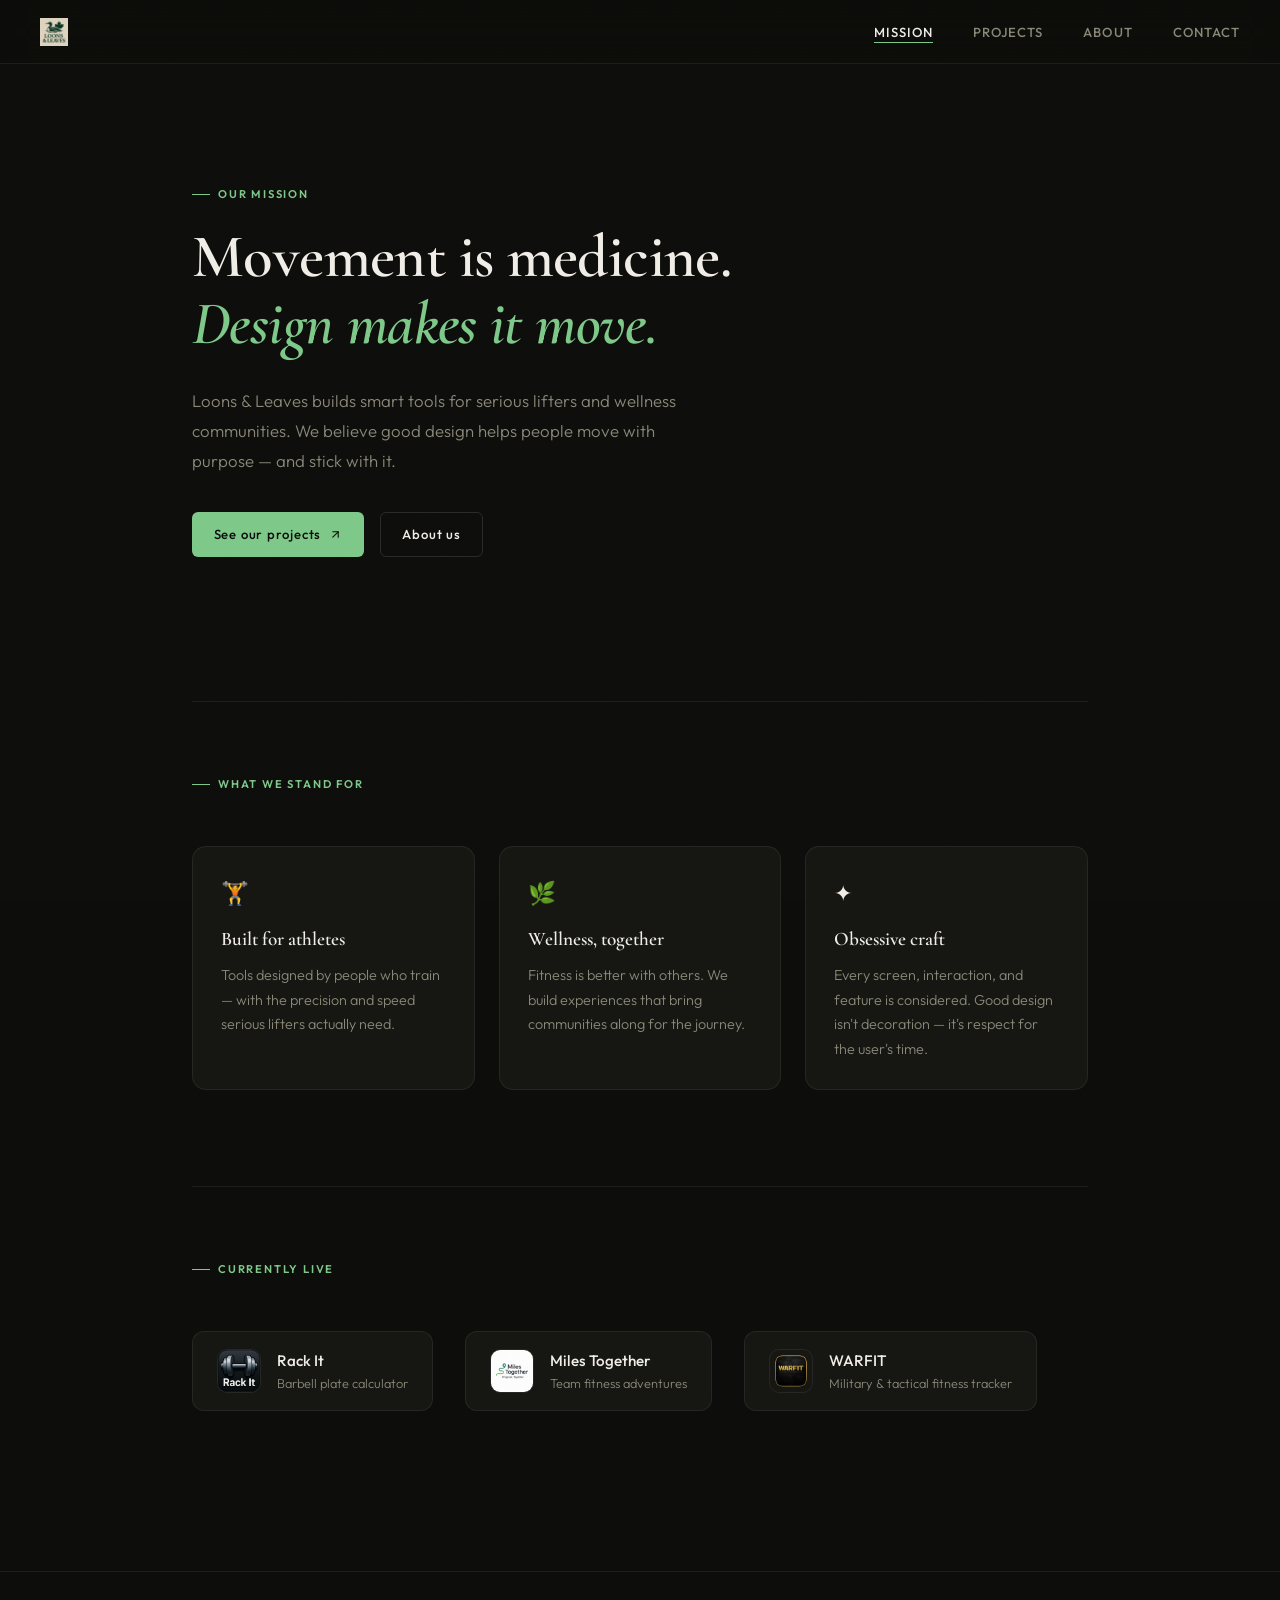
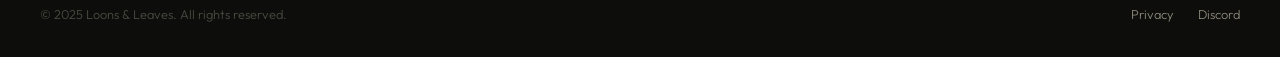
<file: index.html>
<!DOCTYPE html>
<html lang="en">
<head>
  <meta charset="UTF-8" />
  <meta name="viewport" content="width=device-width, initial-scale=1.0" />
  <title>Mission – Loons & Leaves</title>
  <link rel="stylesheet" href="style.css" />
</head>
<body>

  <nav class="site-nav">
    <a class="nav-brand" href="index.html">
      <img src="loonsandleaves-logo.png" alt="Loons & Leaves" />
    </a>
    <ul class="nav-links">
      <li><a href="index.html" class="active">Mission</a></li>
      <li><a href="projects.html">Projects</a></li>
      <li><a href="about.html">About</a></li>
      <li><a href="https://discord.gg/Xx2jXBRCKG" target="_blank" rel="noopener">Contact</a></li>
    </ul>
  </nav>

  <div class="page-wrap">

    <!-- HERO -->
    <section style="padding: 7rem 0 5rem; max-width: 680px;">
      <p class="section-label fade-up fade-up-1">Our mission</p>
      <h1 class="display fade-up fade-up-2">
        Movement is medicine.<br /><em>Design makes it move.</em>
      </h1>
      <p style="margin-top: 1.75rem; font-size: 1.05rem; color: var(--muted); max-width: 500px; line-height: 1.8;" class="fade-up fade-up-3">
        Loons &amp; Leaves builds smart tools for serious lifters and wellness communities. We believe good design helps people move with purpose — and stick with it.
      </p>
      <div style="margin-top: 2.25rem; display: flex; gap: 1rem; flex-wrap: wrap;" class="fade-up fade-up-4">
        <a href="projects.html" class="btn btn-primary">
          See our projects
          <svg viewBox="0 0 24 24"><line x1="7" y1="17" x2="17" y2="7"/><polyline points="7 7 17 7 17 17"/></svg>
        </a>
        <a href="about.html" class="btn btn-outline">About us</a>
      </div>
    </section>

    <hr class="rule" />

    <!-- VALUES -->
    <section style="padding-bottom: 2rem;">
      <p class="section-label">What we stand for</p>
      <div style="display: grid; grid-template-columns: repeat(auto-fit, minmax(240px, 1fr)); gap: 1.5rem; margin-top: 2rem;">

        <div style="background: var(--bg-card); border: 1px solid var(--border); border-radius: 14px; padding: 1.75rem;">
          <div style="font-size: 1.4rem; margin-bottom: 0.75rem;">🏋️</div>
          <h3 style="font-family: 'Cormorant Garamond', serif; font-size: 1.2rem; font-weight: 600; margin-bottom: 0.5rem;">Built for athletes</h3>
          <p style="font-size: 0.9rem; color: var(--muted); line-height: 1.7;">Tools designed by people who train — with the precision and speed serious lifters actually need.</p>
        </div>

        <div style="background: var(--bg-card); border: 1px solid var(--border); border-radius: 14px; padding: 1.75rem;">
          <div style="font-size: 1.4rem; margin-bottom: 0.75rem;">🌿</div>
          <h3 style="font-family: 'Cormorant Garamond', serif; font-size: 1.2rem; font-weight: 600; margin-bottom: 0.5rem;">Wellness, together</h3>
          <p style="font-size: 0.9rem; color: var(--muted); line-height: 1.7;">Fitness is better with others. We build experiences that bring communities along for the journey.</p>
        </div>

        <div style="background: var(--bg-card); border: 1px solid var(--border); border-radius: 14px; padding: 1.75rem;">
          <div style="font-size: 1.4rem; margin-bottom: 0.75rem;">✦</div>
          <h3 style="font-family: 'Cormorant Garamond', serif; font-size: 1.2rem; font-weight: 600; margin-bottom: 0.5rem;">Obsessive craft</h3>
          <p style="font-size: 0.9rem; color: var(--muted); line-height: 1.7;">Every screen, interaction, and feature is considered. Good design isn't decoration — it's respect for the user's time.</p>
        </div>

      </div>
    </section>

    <!-- PROJECTS TEASER -->
    <hr class="rule" />
    <section style="padding-bottom: 4rem;">
      <p class="section-label">Currently live</p>
      <div style="display: flex; gap: 2rem; flex-wrap: wrap; margin-top: 2rem; align-items: center;">
        <a href="rackit.html" style="display:flex; align-items:center; gap:1rem; padding:1rem 1.5rem; background:var(--bg-card); border:1px solid var(--border); border-radius:12px; text-decoration:none; color:var(--text); transition: border-color 0.2s, transform 0.2s;" onmouseover="this.style.borderColor='var(--accent)';this.style.transform='translateY(-2px)'" onmouseout="this.style.borderColor='var(--border)';this.style.transform='translateY(0)'">
          <img src="app_icon.png" alt="Rack It" style="width:44px;height:44px;border-radius:10px;border:1px solid var(--border);" />
          <div>
            <p style="font-weight:500; font-size:0.95rem;">Rack It</p>
            <p style="font-size:0.8rem; color:var(--muted);">Barbell plate calculator</p>
          </div>
        </a>
        <a href="https://milestogetherapp.com" target="_blank" rel="noopener" style="display:flex; align-items:center; gap:1rem; padding:1rem 1.5rem; background:var(--bg-card); border:1px solid var(--border); border-radius:12px; text-decoration:none; color:var(--text); transition: border-color 0.2s, transform 0.2s;" onmouseover="this.style.borderColor='var(--accent)';this.style.transform='translateY(-2px)'" onmouseout="this.style.borderColor='var(--border)';this.style.transform='translateY(0)'">
          <img src="miles-together-logo.png" alt="Miles Together" style="width:44px;height:44px;border-radius:10px;object-fit:contain;border:1px solid var(--border);" />
          <div>
            <p style="font-weight:500; font-size:0.95rem;">Miles Together</p>
            <p style="font-size:0.8rem; color:var(--muted);">Team fitness adventures</p>
          </div>
        </a>
        <a href="warfit.html" style="display:flex; align-items:center; gap:1rem; padding:1rem 1.5rem; background:var(--bg-card); border:1px solid var(--border); border-radius:12px; text-decoration:none; color:var(--text); transition: border-color 0.2s, transform 0.2s;" onmouseover="this.style.borderColor='var(--accent)';this.style.transform='translateY(-2px)'" onmouseout="this.style.borderColor='var(--border)';this.style.transform='translateY(0)'">
          <img src="warfit-icon.png" alt="WARFIT" style="width:44px;height:44px;border-radius:10px;border:1px solid var(--border);" />
          <div>
            <p style="font-weight:500; font-size:0.95rem;">WARFIT</p>
            <p style="font-size:0.8rem; color:var(--muted);">Military &amp; tactical fitness tracker</p>
          </div>
        </a>
      </div>
    </section>

  </div>

  <footer class="site-footer">
    <p>© 2025 Loons &amp; Leaves. All rights reserved.</p>
    <div class="footer-links">
      <a href="privacy.html">Privacy</a>
      <a href="https://discord.gg/Xx2jXBRCKG" target="_blank" rel="noopener">Discord</a>
    </div>
  </footer>

</body>
</html>
</file>
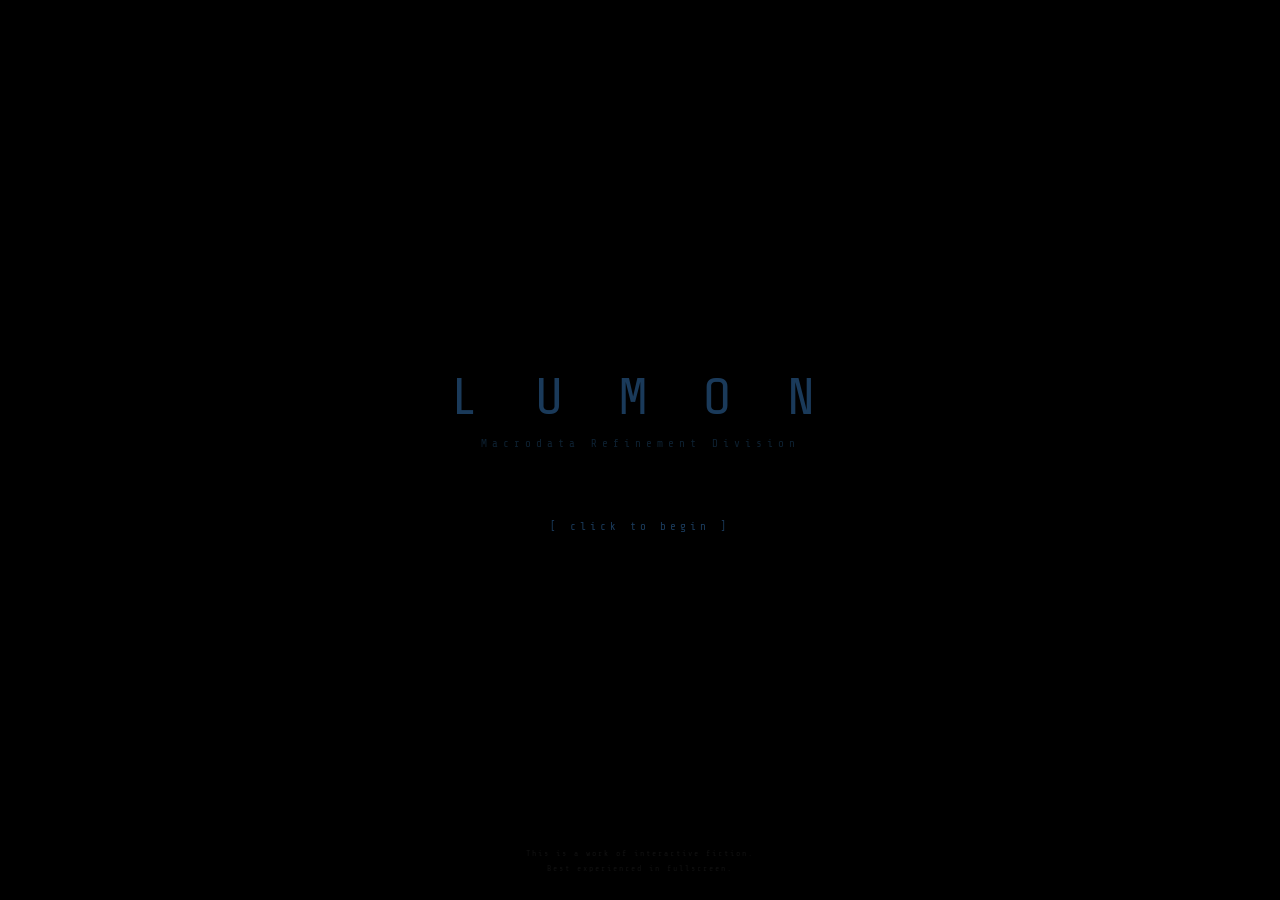
<file: mdr/index.html>
<!DOCTYPE html>
<html lang="en">
<head>
<meta charset="UTF-8">
<meta name="viewport" content="width=device-width,initial-scale=1">
<title>Lumon Industries — MDR Terminal</title>
<link rel="preconnect" href="https://fonts.googleapis.com">
<link href="https://fonts.googleapis.com/css2?family=Share+Tech+Mono&display=swap" rel="stylesheet">
<style>
*{margin:0;padding:0;box-sizing:border-box;}
:root{
  --lumon-blue:#1a3a5a;--lumon-teal:#0d7a7a;--lumon-dark:#0a0c0f;
  --lumon-grey:#8899aa;--lumon-text:#c8dff5;--lumon-red:#cc3333;
  --lumon-green:#3a7a4a;--ws-bg:#f0ede8;
}
body{background:#000;font-family:'Share Tech Mono',monospace;overflow:hidden;height:100vh;}

/* ══ PRELOAD SCREEN ══ */
#preloadScreen{
  position:fixed;inset:0;background:#000;z-index:9999;
  display:flex;flex-direction:column;align-items:center;justify-content:center;
  font-family:'Share Tech Mono',monospace;cursor:pointer;
  transition:opacity .6s ease;
}
#preloadScreen.fade-out{opacity:0;pointer-events:none;}
.preload-logo{
  font-size:clamp(32px,5vw,52px);color:#1a3a5a;letter-spacing:14px;
  margin-bottom:10px;
}
.preload-sub{
  font-size:clamp(8px,1.2vw,11px);color:#0d2030;letter-spacing:5px;
  margin-bottom:70px;
}
.preload-prompt{
  font-size:clamp(9px,1.1vw,11px);color:#1a3a5a;letter-spacing:4px;
  animation:blink 1.4s step-end infinite;
}
.preload-notice{
  position:absolute;bottom:24px;font-size:8px;color:#111;
  letter-spacing:2px;text-align:center;line-height:1.8;
}

#dosScreen{
  position:fixed;inset:0;background:#000;z-index:9000;
  display:flex;flex-direction:column;justify-content:flex-start;padding:20px;
  font-family:'Share Tech Mono',monospace;overflow:hidden;
}
.dos-line{font-size:clamp(9px,1.2vw,13px);line-height:1.6;opacity:0;transition:opacity .15s;}
.dos-line.show{opacity:1;}
.dos-dim{color:#555;}
.dos-bright{color:#aaa;}
.dos-blue{color:#4a90d9;}
#dosContinue{display:none;color:#888;font-size:11px;margin-top:12px;animation:blink 1s step-end infinite;}
@keyframes blink{0%,100%{opacity:1;}50%{opacity:0;}}

/* ══ WIN95 DESKTOP ══ */
#win95{
  position:fixed;inset:0;z-index:8000;display:none;flex-direction:column;
  background:#008080;font-family:'Share Tech Mono',monospace;
}
.win-desktop{
  flex:1;position:relative;overflow:hidden;
  background:repeating-linear-gradient(135deg,transparent,transparent 2px,rgba(255,255,255,.01) 2px,rgba(255,255,255,.01) 4px);
}
.win-watermark{
  position:absolute;bottom:40px;right:40px;font-size:clamp(40px,8vw,80px);
  color:rgba(255,255,255,.04);letter-spacing:8px;pointer-events:none;user-select:none;
}
.desk-icon{
  position:absolute;display:flex;flex-direction:column;align-items:center;
  padding:6px;cursor:pointer;width:80px;border:1px solid transparent;
}
.desk-icon:hover{background:rgba(255,255,255,.15);}
.desk-icon.selected{background:rgba(0,0,128,.5);outline:1px dotted #fff;}
.desk-icon .ico{font-size:36px;line-height:1;}
.desk-icon .ico-label{
  font-size:10px;color:#fff;text-align:center;margin-top:4px;
  text-shadow:1px 1px 2px #000;letter-spacing:.5px;word-break:break-word;
}

/* ══ WIN95 TASKBAR ══ */
.win-taskbar{
  height:34px;background:#c0c0c0;border-top:2px solid #fff;
  display:flex;align-items:center;padding:0 4px;gap:4px;position:relative;
  flex-shrink:0;
}
.win-start-btn{
  height:26px;padding:0 8px;background:#c0c0c0;
  border:2px solid;border-color:#fff #808080 #808080 #fff;
  font-family:'Share Tech Mono',monospace;font-size:11px;
  cursor:pointer;display:flex;align-items:center;gap:4px;letter-spacing:.5px;
}
.win-start-btn:active{border-color:#808080 #fff #fff #808080;}
.win-start-logo{font-size:14px;}
.win-tray-item{
  height:22px;padding:0 6px;background:#c0c0c0;
  border:1px inset #808080;font-size:9px;letter-spacing:.5px;
  display:flex;align-items:center;
}
.win-clock{
  margin-left:auto;height:22px;padding:0 8px;
  background:#c0c0c0;border:1px inset #808080;
  font-size:10px;display:flex;align-items:center;letter-spacing:1px;
}

/* ══ START MENU ══ */
.win-start-menu{
  position:absolute;bottom:34px;left:0;width:220px;
  background:#c0c0c0;border:2px solid;border-color:#fff #808080 #808080 #fff;
  box-shadow:3px 3px 8px rgba(0,0,0,.5);display:none;z-index:9000;
}
.win-start-menu.open{display:flex;}
.start-sidebar{
  position:absolute;top:0;left:0;bottom:0;width:28px;
  background:#808080;display:flex;align-items:flex-end;padding-bottom:4px;
}
.start-sidebar-text{
  writing-mode:vertical-rl;transform:rotate(180deg);
  font-size:14px;font-weight:bold;color:#c0c0c0;letter-spacing:2px;
}
.start-items{margin-left:28px;display:flex;flex-direction:column;}
.start-item{
  padding:8px 12px;font-size:10px;cursor:pointer;letter-spacing:.5px;
  border-bottom:1px solid #b0b0b0;display:flex;align-items:center;gap:8px;
}
.start-item:hover{background:#000080;color:#fff;}
.start-item .si-icon{font-size:16px;}
.start-divider{height:1px;background:#808080;margin:2px 0;}
.start-item.disabled{color:#808080;cursor:default;}
.start-item.disabled:hover{background:transparent;color:#808080;}

/* ══ WIN95 WINDOW ══ */
.win-window{
  position:absolute;bottom:-200px;left:50%;transform:translateX(-50%);
  width:340px;background:#c0c0c0;
  border:2px solid;border-color:#fff #808080 #808080 #fff;
  box-shadow:3px 3px 8px rgba(0,0,0,.4);display:none;
  font-family:'Share Tech Mono',monospace;
  transition:bottom .4s cubic-bezier(.34,1.2,.64,1);
}
.win-window.opening{display:block;bottom:60px;}
.win-titlebar{
  height:22px;background:linear-gradient(90deg,#000080,#1084d0);
  display:flex;align-items:center;justify-content:space-between;padding:0 6px;
}
.win-titlebar-text{color:#fff;font-size:10px;letter-spacing:.5px;}
.win-titlebar-btns{display:flex;gap:2px;}
.win-tbtn{
  width:16px;height:14px;background:#c0c0c0;
  border:1px solid;border-color:#fff #808080 #808080 #fff;
  font-size:9px;display:flex;align-items:center;justify-content:center;cursor:pointer;
}
.win-body{padding:16px;font-size:11px;line-height:1.6;}
.win-progress-wrap{height:16px;background:#808080;border:1px inset #404040;overflow:hidden;}
.win-progress-fill{height:100%;background:linear-gradient(90deg,#000080,#1084d0);width:0%;transition:width .4s ease;}
.win-launch-btn{
  padding:4px 16px;background:#c0c0c0;border:2px solid;
  border-color:#fff #808080 #808080 #fff;
  font-family:'Share Tech Mono',monospace;font-size:10px;cursor:pointer;
}

/* ══ MDR WINDOW ══ */
#mdrWindow{
  position:fixed;top:20px;left:60px;
  width:min(860px,calc(100vw - 100px));
  height:min(600px,calc(100vh - 100px));
  display:none;flex-direction:column;
  background:#0a0c0f;
  border:2px solid;border-color:#fff #808080 #808080 #fff;
  box-shadow:4px 4px 12px rgba(0,0,0,.6);
  z-index:8500;overflow:hidden;
}
#mdrTitlebar{
  height:22px;background:linear-gradient(90deg,#000080,#1084d0);
  display:flex;align-items:center;justify-content:space-between;
  padding:0 6px;cursor:move;user-select:none;flex-shrink:0;
}
.mdr-title{color:#fff;font-size:10px;letter-spacing:1px;pointer-events:none;}
.mdr-tbtn{
  width:16px;height:14px;background:#c0c0c0;
  border:1px solid;border-color:#fff #808080 #808080 #fff;
  font-size:9px;display:flex;align-items:center;justify-content:center;cursor:pointer;color:#000;
}
.mdr-tbtn:active{border-color:#808080 #fff #fff #808080;}

/* ══ MDR GAME ══ */
#gameWrapper{position:relative;flex:1;display:flex;flex-direction:column;overflow:hidden;}
#gameWrapper::before{content:'';position:absolute;inset:0;background:repeating-linear-gradient(0deg,transparent,transparent 2px,rgba(0,0,0,.08) 2px,rgba(0,0,0,.08) 4px);pointer-events:none;z-index:1000;}
#gameWrapper::after{content:'';position:absolute;inset:0;background:radial-gradient(ellipse at center,transparent 60%,rgba(0,0,0,.5) 100%);pointer-events:none;z-index:999;}
.warning-flash{position:absolute;inset:0;background:rgba(200,40,40,.07);pointer-events:none;z-index:200;opacity:0;transition:opacity .1s;}
.warning-flash.show{opacity:1;}

/* Header */
.header{
  padding:8px 14px 6px;border-bottom:1px solid #1a2a3a;
  display:flex;align-items:center;justify-content:space-between;flex-shrink:0;position:relative;z-index:100;
}
.lumon-logo{font-size:clamp(12px,2vw,16px);color:var(--lumon-grey);letter-spacing:6px;}
.lumon-logo span{display:block;font-size:8px;letter-spacing:3px;color:#3a5a7a;margin-top:2px;}
.status-bar{display:flex;gap:clamp(8px,2vw,20px);align-items:center;}
.status-item{display:flex;flex-direction:column;align-items:flex-end;}
.status-label{font-size:7px;color:#3a5a7a;letter-spacing:2px;}
.status-value{font-size:clamp(9px,1.5vw,12px);color:var(--lumon-grey);letter-spacing:1px;}
.ef-header-btn{
  padding:3px 10px;background:transparent;border:1px solid #1a3a5a;
  color:var(--lumon-grey);font-family:'Share Tech Mono',monospace;font-size:8px;
  letter-spacing:2px;cursor:pointer;transition:all .2s;
}
.ef-header-btn:hover{border-color:var(--lumon-blue);color:var(--lumon-blue);}

/* Bars */
.bars-row{padding:4px 14px;display:flex;gap:10px;flex-shrink:0;position:relative;z-index:100;}
.bar-wrap{flex:1;}
.bar-label{font-size:7px;color:#3a5a7a;letter-spacing:2px;margin-bottom:2px;}
.bar-track{height:6px;background:#0d1520;border:1px solid #1a2a3a;overflow:hidden;}
.bar-fill{height:100%;transition:width .3s ease;}
#quotaFill{background:linear-gradient(90deg,var(--lumon-teal),#1a9a9a);}
#deficiencyFill{background:linear-gradient(90deg,#3a1a1a,var(--lumon-red));}
.bar-val{font-size:7px;color:var(--lumon-grey);margin-top:2px;text-align:right;letter-spacing:1px;}

/* Purity bar */
.purity-row{padding:2px 14px;display:flex;gap:10px;align-items:center;flex-shrink:0;position:relative;z-index:100;}
.purity-label{font-size:7px;color:#3a5a7a;letter-spacing:2px;white-space:nowrap;}
.purity-track{flex:1;height:4px;background:#0d1520;border:1px solid #1a2a3a;overflow:hidden;}
#purityBarFill{height:100%;background:linear-gradient(90deg,#1a4a2a,var(--lumon-green));transition:width .5s ease;}
.purity-val{font-size:7px;color:var(--lumon-grey);letter-spacing:1px;white-space:nowrap;}

/* Grid */
.grid-area{flex:1;display:flex;align-items:center;justify-content:center;padding:8px;overflow:hidden;position:relative;z-index:100;}
#grid{display:grid;grid-template-columns:repeat(20,1fr);gap:2px;width:100%;max-height:100%;}
.cell{
  aspect-ratio:1;display:flex;align-items:center;justify-content:center;
  font-size:clamp(7px,1vw,11px);cursor:default;border-radius:1px;
  transition:background .2s,color .2s;color:#1a2a3a;user-select:none;
}
.pulse-blue{color:#4a90d9;text-shadow:0 0 8px rgba(74,144,217,.6);}
.pulse-green{color:#3a9a4a;text-shadow:0 0 8px rgba(58,154,74,.6);}
.pulse-yellow{color:#9a8a3a;text-shadow:0 0 8px rgba(154,138,58,.6);}
.pulse-red{
  color:#ff4040;text-shadow:0 0 16px rgba(255,64,64,1),0 0 32px rgba(255,64,64,.6);
  cursor:grab;animation:redpulse .5s ease-in-out infinite alternate;
}
@keyframes redpulse{from{opacity:.7;}to{opacity:1;}}

/* Bins */
.bins-row{
  padding:8px 14px 10px;display:flex;gap:8px;justify-content:center;
  flex-shrink:0;position:relative;z-index:100;
}
.bin{
  display:flex;flex-direction:column;align-items:center;gap:3px;
  cursor:default;transition:transform .15s;
}
.bin.active{transform:scale(1.08);}
.bin-icon{
  width:clamp(44px,7vw,64px);height:clamp(36px,5.5vw,52px);
  background:linear-gradient(180deg,#0d1a28,#0a1520);
  border:1px solid #1a3a5a;border-radius:2px 2px 4px 4px;
  display:flex;align-items:center;justify-content:center;
  font-size:clamp(16px,2.5vw,22px);position:relative;transition:all .15s;
}
.bin-icon::before{content:'';position:absolute;top:-6px;left:50%;transform:translateX(-50%);width:54px;height:6px;background:#1a2d3a;border-radius:2px;}
.bin-icon::after{content:'';position:absolute;top:-3px;left:50%;transform:translateX(-50%);width:16px;height:3px;background:#0d1520;border-radius:2px;}
.bin.active .bin-icon{border-color:var(--lumon-teal);box-shadow:0 0 12px rgba(13,122,122,.5);}
.bin-label{font-size:clamp(6px,.9vw,8px);color:#3a5a7a;letter-spacing:1px;text-align:center;}
.bin-count{font-size:clamp(7px,1vw,9px);color:#1a4a6a;letter-spacing:1px;}
.drag-ghost{position:fixed;pointer-events:none;z-index:9999;font-family:'Share Tech Mono',monospace;font-size:16px;color:#ff4040;text-shadow:0 0 16px rgba(255,64,64,1),0 0 32px rgba(255,64,64,.6);transform:translate(-50%,-50%);display:none;}

/* ══ LIGHT SCREENS (break/wellness) ══ */
.light-screen{display:none;position:absolute;inset:0;z-index:700;flex-direction:column;align-items:center;justify-content:center;background:var(--ws-bg);animation:lsFadeIn .9s ease forwards;overflow-y:auto;}
@keyframes lsFadeIn{from{opacity:0;}to{opacity:1;}}
.light-screen::before{content:'';position:absolute;inset:0;background:repeating-linear-gradient(0deg,transparent,transparent 3px,rgba(0,0,0,.018) 3px,rgba(0,0,0,.018) 6px);pointer-events:none;}
.light-screen.show{display:flex;}

/* Break screen */
.break-header{font-size:clamp(10px,1.5vw,14px);color:#4a6a8a;letter-spacing:6px;margin-bottom:16px;}
.break-shift{font-size:clamp(7px,1vw,9px);color:#8899aa;letter-spacing:3px;margin-bottom:24px;}
.break-timer-wrap{display:flex;align-items:center;gap:8px;margin-bottom:16px;}
.break-timer-track{width:160px;height:6px;background:#d0ccc8;border:1px solid #b0aca8;overflow:hidden;}
.break-timer-fill{height:100%;background:linear-gradient(90deg,#4a6a8a,#6a9aaa);transition:width 1s linear;}
.break-timer-val{font-size:9px;color:#8899aa;letter-spacing:2px;}
.break-grid{display:grid;gap:4px;}
.break-cell{display:flex;align-items:center;justify-content:center;background:#e8e4de;border:1px solid #c8c4be;color:#4a6a8a;cursor:pointer;font-size:14px;transition:background .1s;}
.break-cell:hover{background:#d8d4ce;}
.break-cell.found{background:#3a7a4a;color:#fff;border-color:#2a6a3a;}
.break-cell.wrong{background:#cc3333;color:#fff;border-color:#aa2222;}
.break-found-msg{font-size:clamp(11px,1.6vw,14px);color:#3a7a4a;letter-spacing:4px;margin-top:20px;opacity:0;transition:opacity .4s;}
.break-found-msg.show{opacity:1;}
.break-found-sub{font-size:clamp(8px,1.1vw,10px);color:#8899aa;letter-spacing:3px;margin-top:6px;opacity:0;transition:opacity .4s;}
.break-found-sub.show{opacity:1;}
.break-misses{font-size:8px;color:#8899aa;letter-spacing:2px;margin-top:10px;}
.break-purity{font-size:10px;color:#4a6a8a;letter-spacing:3px;margin-top:12px;}
.break-purity-val{font-size:clamp(12px,2vw,16px);color:#2a5a7a;letter-spacing:2px;font-weight:bold;}
.purity-history{margin-top:12px;display:flex;gap:6px;align-items:flex-end;height:50px;}
.purity-bar-mini{width:12px;background:#2a5a7a;border-radius:1px 1px 0 0;transition:height .4s ease;}

/* Wellness screen */
.ws-title{font-size:clamp(10px,1.5vw,13px);color:#4a5a6a;letter-spacing:5px;margin-bottom:6px;}
.ws-subtitle{font-size:8px;color:#8899aa;letter-spacing:3px;margin-bottom:24px;}
.ws-shapes-row{display:flex;gap:16px;margin-bottom:24px;flex-wrap:wrap;justify-content:center;}
.ws-shape{width:80px;height:80px;cursor:grab;display:flex;align-items:center;justify-content:center;flex-direction:column;gap:4px;transition:transform .15s;}
.ws-shape:active{cursor:grabbing;transform:scale(.95);}
.ws-shape-label{font-size:8px;color:#4a5a6a;letter-spacing:2px;text-align:center;}
.ws-bins-row{display:flex;gap:12px;flex-wrap:wrap;justify-content:center;}
.ws-bin{display:flex;flex-direction:column;align-items:center;gap:6px;}
.ws-bin-label{font-size:8px;color:#4a5a6a;letter-spacing:2px;}
.ws-bin-box{
  width:100px;height:60px;border:1px dashed #8899aa;
  display:flex;align-items:center;justify-content:center;transition:border-color .2s;
}
.ws-bin-box.hover-target{border-color:#4a6a8a;background:rgba(74,106,138,.05);}
.ws-bin-box-inner{font-size:8px;color:#b0b8c0;letter-spacing:1px;}
.ws-shape-wrap{display:flex;flex-direction:column;align-items:center;gap:6px;cursor:grab;transition:transform .15s,opacity .2s;}
.ws-shape-wrap:active,.ws-shape-wrap.dragging-shape{opacity:.4;transform:scale(.95);}
.ws-shape-wrap.placed{opacity:.3;pointer-events:none;}
.ws-shape-name{font-size:8px;color:#4a5a6a;letter-spacing:2px;text-align:center;}
.ws-bin-placed{display:flex;flex-direction:column;align-items:center;gap:3px;}
.ws-bin-placed-name{font-size:7px;color:#4a5a6a;letter-spacing:1px;}
.ws-response{font-size:9px;color:#6a7a8a;letter-spacing:2px;margin-top:16px;text-align:center;min-height:18px;font-style:italic;}
.ws-complete{font-size:11px;color:#4a6a8a;letter-spacing:4px;margin-top:12px;opacity:0;transition:opacity .4s;}
.ws-complete-sub{font-size:8px;color:#8899aa;letter-spacing:2px;margin-top:6px;opacity:0;transition:opacity .4s;}
#wsDragGhost{position:fixed;pointer-events:none;z-index:9998;transform:translate(-50%,-50%);display:none;}

/* Overtime screen */
#overtimeScreen{
  display:none;position:absolute;inset:0;z-index:800;
  background:#000;flex-direction:column;align-items:center;justify-content:center;gap:14px;
}
#overtimeScreen.show{display:flex;}
.ot-line{font-size:clamp(9px,1.3vw,12px);color:#555;letter-spacing:3px;opacity:0;transition:opacity .8s;text-align:center;}
.ot-line.show{opacity:1;}
.ot-line.accent{color:#8a2020;letter-spacing:4px;}
.ot-line.dim{color:#333;}
.ot-line.small{font-size:8px;color:#333;letter-spacing:2px;}
.ot-cursor{display:inline-block;width:8px;height:12px;background:#8a2020;margin-left:4px;animation:blink .8s step-end infinite;vertical-align:middle;}
.ot-continue{font-size:9px;color:#444;letter-spacing:3px;opacity:0;transition:opacity .5s;margin-top:20px;animation:blink 1.2s step-end infinite;}
.ot-continue.show{opacity:1;}

/* Employee File */
#empFilePanel{
  display:none;position:absolute;inset:0;z-index:900;
  background:var(--ws-bg);flex-direction:column;
  animation:lsFadeIn .5s ease forwards;overflow-y:auto;
}
#empFilePanel.show{display:flex;}
#empFilePanel::before{content:'';position:absolute;inset:0;background:repeating-linear-gradient(0deg,transparent,transparent 3px,rgba(0,0,0,.015) 3px,rgba(0,0,0,.015) 6px);pointer-events:none;}
.ef-page{width:100%;max-width:680px;margin:0 auto;padding:32px 28px 48px;}
.ef-letterhead{display:flex;justify-content:space-between;align-items:flex-start;margin-bottom:24px;border-bottom:2px solid #2a4a6a;padding-bottom:16px;}
.ef-logo{font-size:18px;color:#2a4a6a;letter-spacing:4px;}
.ef-logo span{display:block;font-size:8px;letter-spacing:2px;color:#6a8aaa;margin-top:3px;}
.ef-doc-id{font-size:8px;color:#6a8aaa;letter-spacing:1px;text-align:right;line-height:1.8;}
.ef-section{margin-bottom:20px;}
.ef-section-title{font-size:9px;letter-spacing:3px;color:#2a4a6a;border-bottom:1px solid #c0ccd8;padding-bottom:4px;margin-bottom:10px;}
.ef-row{display:flex;justify-content:space-between;align-items:center;padding:5px 0;border-bottom:1px solid #e8eef4;font-size:10px;color:#3a5a7a;}
.ef-row-label{color:#4a6a8a;}
.ef-row-val{color:#2a4a6a;font-weight:bold;letter-spacing:1px;}
.ef-sparkline{position:relative;height:48px;background:#f0f4f8;border:1px solid #d0dce8;overflow:hidden;}
.ef-spark-none{font-size:8px;color:#8899aa;letter-spacing:2px;position:absolute;top:50%;left:50%;transform:translate(-50%,-50%);}
.ef-spark-bar{position:absolute;bottom:0;border-radius:1px 1px 0 0;transition:height .4s ease;}
.ef-spark-label{position:absolute;bottom:-14px;font-size:6px;color:#8899aa;transform:translateX(-50%);}
.ef-badge-list{display:flex;flex-wrap:wrap;gap:6px;}
.ef-badge{padding:3px 8px;border:1px solid #3a7a4a;color:#3a7a4a;font-size:8px;letter-spacing:1px;}
.ef-badge.infraction{border-color:#8a3a3a;color:#8a3a3a;}
.ef-badge-none{font-size:8px;color:#8899aa;letter-spacing:2px;}
.ef-close-btn{
  display:block;margin:20px auto 0;padding:8px 24px;
  background:transparent;border:1px solid #2a4a6a;color:#2a4a6a;
  font-family:'Share Tech Mono',monospace;font-size:9px;letter-spacing:3px;cursor:pointer;
}
.ef-close-btn:hover{background:#2a4a6a;color:#fff;}
.ef-footer-note{font-size:7px;color:#aabbcc;letter-spacing:1px;text-align:center;margin-top:12px;}

/* ══ FRAGMENT WINDOW ══ */
#fragmentWindow{
  position:fixed;top:60px;left:160px;
  width:min(600px,calc(100vw-200px));
  height:min(440px,calc(100vh-120px));
  display:none;flex-direction:column;
  background:#0a0905;
  border:2px solid;border-color:#fff #808080 #808080 #fff;
  box-shadow:4px 4px 12px rgba(0,0,0,.7);
  z-index:8600;overflow:hidden;
}
#fragmentWindow.show{display:flex;}
#fragTitlebar{
  height:22px;background:linear-gradient(90deg,#1a0a00,#3a1a00);
  display:flex;align-items:center;justify-content:space-between;
  padding:0 6px;cursor:move;user-select:none;
}
.frag-title{color:#aa6622;font-size:10px;letter-spacing:1px;pointer-events:none;}
#fragBody{flex:1;position:relative;overflow:hidden;background:#0a0905;}

/* ══ SOLITAIRE ══ */
#solitaireWindow{display:none;position:fixed;top:40px;left:120px;width:660px;height:520px;background:#008000;border:2px solid;border-color:#fff #808080 #808080 #fff;box-shadow:4px 4px 12px rgba(0,0,0,.6);z-index:8700;flex-direction:column;font-family:'Share Tech Mono',monospace;}

/* ══ MINESWEEPER ══ */
#mineWindow{display:none;position:fixed;top:60px;left:180px;background:#c0c0c0;border:2px solid;border-color:#fff #808080 #808080 #fff;box-shadow:4px 4px 12px rgba(0,0,0,.6);z-index:8710;flex-direction:column;font-family:'Share Tech Mono',monospace;width:auto;}

/* ══ NOTEPAD ══ */
#notepadWindow{display:none;position:fixed;top:50px;left:200px;width:520px;height:420px;background:#fff;border:2px solid;border-color:#fff #808080 #808080 #fff;box-shadow:4px 4px 12px rgba(0,0,0,.6);z-index:8720;flex-direction:column;font-family:'Share Tech Mono',monospace;}
.note-menu-item{padding:4px 16px;font-size:10px;cursor:pointer;white-space:nowrap;}
.note-menu-item:hover{background:#000080;color:#fff;}
.note-menu-item.disabled{color:#808080;cursor:default;}
.note-menu-item.disabled:hover{background:transparent;color:#808080;}

/* ══ SETTINGS ══ */
#settingsWindow{display:none;position:fixed;top:30px;left:80px;width:740px;height:540px;background:#f0f0f0;border:2px solid;border-color:#fff #808080 #808080 #fff;box-shadow:4px 4px 12px rgba(0,0,0,.6);z-index:8730;flex-direction:column;font-family:'Share Tech Mono',monospace;}
.set-nav-item{padding:10px 14px;font-size:10px;cursor:pointer;display:flex;align-items:center;gap:10px;border-bottom:1px solid #d0d0d0;color:#202020;letter-spacing:.5px;transition:background .1s;}
.set-nav-item:hover{background:#d0d8f0;}
.set-nav-item.active{background:#000080;color:#fff;}
.set-nav-icon{font-size:16px;flex-shrink:0;}
.set-section-title{font-size:14px;font-weight:bold;color:#000080;letter-spacing:1px;border-bottom:2px solid #000080;padding-bottom:8px;margin-bottom:16px;font-family:'Share Tech Mono',monospace;}
.set-row{display:flex;justify-content:space-between;align-items:center;padding:10px 0;border-bottom:1px solid #e0e0e0;font-size:10px;color:#202020;letter-spacing:.5px;}
.set-row-label{max-width:60%;line-height:1.4;}
.set-row-sub{font-size:8px;color:#808080;letter-spacing:.5px;margin-top:2px;}
.set-val{color:#808080;font-size:10px;text-align:right;}
.set-toggle{display:flex;align-items:center;gap:6px;cursor:pointer;}
.set-toggle-track{width:36px;height:18px;border-radius:9px;background:#c0c0c0;border:1px solid #808080;position:relative;transition:background .2s;flex-shrink:0;}
.set-toggle-track.on{background:#000080;}
.set-toggle-thumb{position:absolute;top:2px;left:2px;width:12px;height:12px;border-radius:50%;background:#fff;border:1px solid #808080;transition:left .2s;}
.set-toggle-track.on .set-toggle-thumb{left:20px;}
.set-toggle-label{font-size:9px;letter-spacing:1px;color:#808080;}
.set-toggle-track.on+.set-toggle-label{color:#000080;}
.set-device{padding:8px 12px;background:#fff;border:1px solid #d0d0d0;margin-bottom:6px;font-size:10px;display:flex;align-items:center;gap:10px;}
.set-device-icon{font-size:18px;}
.set-device-info{flex:1;}
.set-device-name{color:#202020;letter-spacing:.5px;}
.set-device-sub{font-size:8px;color:#808080;margin-top:2px;}
.set-device-status{font-size:8px;letter-spacing:1px;}
.set-avatar{width:60px;height:60px;background:#c0c0c0;border:2px inset #808080;display:flex;align-items:center;justify-content:center;font-size:32px;margin-bottom:12px;}
.set-account-field{padding:6px 0;border-bottom:1px solid #e8e8e8;display:flex;gap:12px;font-size:10px;}
.set-account-key{color:#808080;min-width:120px;letter-spacing:.5px;}
.set-account-val{color:#202020;letter-spacing:.5px;}
.set-privacy-status{margin-top:16px;padding:10px 14px;background:#f0f0f0;border:1px solid #c0c0c0;font-size:9px;letter-spacing:2px;color:#808080;text-align:center;transition:all .4s;}
.set-privacy-status.active{background:#001000;border-color:#00aa00;color:#00ff00;box-shadow:0 0 12px rgba(0,200,0,.3);}
.set-color-swatch{width:24px;height:24px;border:2px solid #808080;cursor:pointer;display:inline-block;margin:2px;transition:transform .1s;}
.set-color-swatch:hover{transform:scale(1.15);border-color:#000080;}
.set-color-swatch.selected{border-color:#000080;outline:1px solid #000080;}

/* ══ LUMONMAIL ══ */
#mailWindow{display:none;position:fixed;top:45px;left:100px;width:680px;height:500px;background:#f0f0f0;border:2px solid;border-color:#fff #808080 #808080 #fff;box-shadow:4px 4px 12px rgba(0,0,0,.6);z-index:8740;flex-direction:column;font-family:'Share Tech Mono',monospace;}
.mail-toolbar-btn{padding:3px 10px;background:#c0c0c0;border:2px solid;border-color:#fff #808080 #808080 #fff;font-family:'Share Tech Mono',monospace;font-size:9px;cursor:pointer;letter-spacing:.5px;}
.mail-toolbar-btn:active{border-color:#808080 #fff #fff #808080;}
.mail-folder{padding:7px 10px;font-size:9px;cursor:pointer;border-bottom:1px solid #d8d8d8;letter-spacing:.5px;color:#202020;}
.mail-folder:hover{background:#d0d8f0;}
.mail-folder.active{background:#000080;color:#fff;}
.mail-msg-row{padding:8px 12px;border-bottom:1px solid #ebebeb;cursor:pointer;display:flex;flex-direction:column;gap:2px;}
.mail-msg-row:hover{background:#f0f4ff;}
.mail-msg-row.unread{background:#fffef0;}
.mail-msg-row.unread .mail-msg-from{font-weight:bold;color:#000080;}
.mail-msg-from{font-size:9px;letter-spacing:.5px;color:#202020;}
.mail-msg-subject{font-size:10px;color:#202020;letter-spacing:.5px;}
.mail-msg-preview{font-size:8px;color:#808080;letter-spacing:.3px;}
.mail-msg-date{font-size:8px;color:#808080;text-align:right;}
.mail-view{padding:16px;font-size:10px;line-height:1.8;}
.mail-view-header{border-bottom:1px solid #d0d0d0;padding-bottom:10px;margin-bottom:14px;}
.mail-view-field{display:flex;gap:8px;font-size:9px;margin-bottom:4px;}
.mail-view-key{color:#808080;min-width:50px;letter-spacing:.5px;}
.mail-view-val{color:#202020;letter-spacing:.5px;}
.mail-view-body{font-size:10px;color:#202020;line-height:1.9;letter-spacing:.3px;white-space:pre-wrap;}
.mail-compose{padding:14px;}
.mail-compose-field{display:flex;align-items:center;gap:8px;border-bottom:1px solid #d0d0d0;padding:6px 0;margin-bottom:2px;}
.mail-compose-label{font-size:9px;color:#808080;min-width:50px;letter-spacing:.5px;}
.mail-compose-input{flex:1;border:none;outline:none;font-family:'Share Tech Mono',monospace;font-size:10px;background:transparent;letter-spacing:.5px;}
.mail-compose-body{width:100%;min-height:180px;border:1px inset #c0c0c0;font-family:'Share Tech Mono',monospace;font-size:10px;padding:8px;line-height:1.8;resize:none;margin-top:10px;letter-spacing:.3px;}
.mail-send-btn{margin-top:10px;padding:5px 20px;background:#000080;color:#fff;border:2px solid;border-color:#fff #000040 #000040 #fff;font-family:'Share Tech Mono',monospace;font-size:10px;cursor:pointer;letter-spacing:1px;}
.mail-send-btn:active{border-color:#000040 #fff #fff #000040;}
.mail-contacts-row{padding:8px 12px;border-bottom:1px solid #ebebeb;font-size:9px;display:flex;gap:12px;align-items:center;}
.mail-contacts-icon{font-size:14px;}
.mail-contacts-name{color:#202020;letter-spacing:.5px;flex:1;}
.mail-contacts-dept{color:#808080;font-size:8px;}

/* ══ WELLNESS & PRODUCTIVITY SUITE ══ */
#wpSuiteWindow{display:none;position:fixed;top:35px;left:90px;width:700px;height:520px;background:#f0f0f0;border:2px solid;border-color:#fff #808080 #808080 #fff;box-shadow:4px 4px 12px rgba(0,0,0,.6);z-index:8750;flex-direction:column;font-family:'Share Tech Mono',monospace;}
.wps-tab{padding:6px 14px;font-size:9px;letter-spacing:1px;cursor:pointer;border-right:1px solid #808080;color:#404040;border-bottom:2px solid transparent;margin-bottom:-2px;transition:background .1s;}
.wps-tab:hover{background:#c0c0c0;}
.wps-tab.active{background:#f8f8f8;border-bottom:2px solid #f8f8f8;color:#000080;font-weight:bold;}
.wps-item{background:#fff;border:1px solid #d0d0d0;padding:12px 14px;margin-bottom:10px;display:flex;align-items:flex-start;gap:12px;}
.wps-item-icon{font-size:22px;flex-shrink:0;margin-top:2px;}
.wps-item-body{flex:1;min-width:0;}
.wps-item-name{font-size:11px;color:#000080;letter-spacing:.5px;margin-bottom:3px;}
.wps-item-desc{font-size:9px;color:#404040;letter-spacing:.3px;line-height:1.6;}
.wps-item-fine{font-size:7px;color:#b0b0b0;letter-spacing:.5px;margin-top:3px;font-style:italic;}
.wps-item-right{display:flex;flex-direction:column;align-items:flex-end;gap:6px;flex-shrink:0;}
.wps-item-cost{font-size:11px;color:#000080;letter-spacing:1px;font-weight:bold;white-space:nowrap;}
.wps-buy-btn{padding:4px 12px;background:#000080;color:#fff;border:2px solid;border-color:#fff #000040 #000040 #fff;font-family:'Share Tech Mono',monospace;font-size:9px;cursor:pointer;letter-spacing:1px;white-space:nowrap;}
.wps-buy-btn:active{border-color:#000040 #fff #fff #000040;}
.wps-buy-btn.cant-afford{background:#a0a0a0;border-color:#c0c0c0 #808080 #808080 #c0c0c0;cursor:default;color:#d0d0d0;}
.wps-section-hdr{font-size:8px;letter-spacing:3px;color:#808080;border-bottom:1px solid #d0d0d0;padding-bottom:5px;margin-bottom:10px;margin-top:6px;}
.wps-owned-badge{font-size:7px;letter-spacing:2px;color:#006600;padding:2px 6px;background:#e8ffe8;border:1px solid #a0d0a0;}
.wps-purchase-row{padding:8px 10px;border-bottom:1px solid #ebebeb;font-size:9px;display:flex;justify-content:space-between;align-items:center;color:#202020;}
.wps-pr-name{letter-spacing:.5px;}
.wps-pr-cost{color:#000080;letter-spacing:1px;}

/* ══ NOTIFICATION STACK ══ */
#notifStack{position:fixed;bottom:20px;right:20px;display:flex;flex-direction:column-reverse;gap:8px;z-index:9200;pointer-events:none;align-items:flex-end;}
.sys-notif{width:280px;pointer-events:all;background:linear-gradient(180deg,#d4d0c8 0%,#c0bdb5 100%);border:2px solid;border-color:#fff #808080 #808080 #fff;box-shadow:3px 3px 8px rgba(0,0,0,.5);font-family:'Share Tech Mono',monospace;opacity:0;transform:translateY(20px);transition:opacity .4s ease,transform .4s ease;}
.sys-notif.show{opacity:1;transform:translateY(0);}
.sys-notif-titlebar{height:20px;display:flex;align-items:center;justify-content:space-between;padding:0 6px;}
.sys-notif-titlebar.it{background:linear-gradient(90deg,#4a4a4a,#6a6a6a);}
.sys-notif-titlebar.hr{background:linear-gradient(90deg,#800000,#aa2020);}
.sys-notif-title{color:#fff;font-size:9px;letter-spacing:1px;}
.sys-notif-close{color:#fff;font-size:10px;cursor:pointer;padding:0 2px;line-height:1;}
.sys-notif-body{padding:8px 10px;}
.sys-notif-sender{font-size:8px;letter-spacing:2px;color:#404040;margin-bottom:4px;}
.sys-notif-msg{font-size:9px;color:#202020;letter-spacing:.5px;line-height:1.5;}
.sys-notif-hint{font-size:7px;color:#808080;margin-top:5px;letter-spacing:1px;cursor:pointer;}
.sys-notif-hint:hover{color:#000080;}
.sys-notif-progress-wrap{margin-top:8px;height:14px;background:#a0a0a0;border:1px inset #808080;overflow:hidden;}
.sys-notif-progress-fill{height:100%;background:linear-gradient(90deg,#000080,#1084d0);width:0%;transition:width .5s linear;}
.sys-notif-countdown{margin-top:6px;font-size:11px;letter-spacing:3px;color:#800000;text-align:center;font-weight:bold;}

/* ══ REBOOT OVERLAY ══ */
#rebootOverlay{display:none;position:fixed;inset:0;z-index:9500;background:#000;flex-direction:column;align-items:center;justify-content:center;gap:16px;font-family:'Share Tech Mono',monospace;}
#rebootOverlay.show{display:flex;}
.rb-line{font-size:clamp(10px,1.3vw,13px);color:#aaa;letter-spacing:2px;opacity:0;transition:opacity .5s ease;text-align:center;}
.rb-line.show{opacity:1;}
.rb-line.bright{color:#fff;}
.rb-line.blue{color:#4a90d9;}
.rb-progress-wrap{width:300px;height:16px;background:#1a1a1a;border:1px solid #333;overflow:hidden;margin-top:8px;}
.rb-progress-fill{height:100%;background:linear-gradient(90deg,#000080,#1084d0);width:0%;transition:width .3s linear;}

/* ══ IRIS CHAT ══ */
#irisNotif{position:fixed;bottom:-120px;right:20px;z-index:9100;width:260px;background:linear-gradient(180deg,#d4d0c8 0%,#c0bdb5 100%);border:2px solid;border-color:#fff #808080 #808080 #fff;box-shadow:3px 3px 8px rgba(0,0,0,.5);cursor:pointer;transition:bottom .5s cubic-bezier(.34,1.2,.64,1);font-family:'Share Tech Mono',monospace;}
#irisNotif.slide-in{bottom:20px;}
.in-titlebar{height:20px;background:linear-gradient(90deg,#000080,#1084d0);display:flex;align-items:center;justify-content:space-between;padding:0 6px;}
.in-titlebar-text{color:#fff;font-size:10px;letter-spacing:1px;}
.in-close{color:#fff;font-size:10px;cursor:pointer;padding:0 2px;}
.in-body{padding:8px 10px;display:flex;align-items:flex-start;gap:8px;}
.in-avatar{width:28px;height:28px;background:#3a4a6a;border:1px solid #808080;border-radius:50%;display:flex;align-items:center;justify-content:center;font-size:12px;color:#c8dff5;flex-shrink:0;}
.in-content{flex:1;min-width:0;}
.in-sender{font-size:9px;color:#000080;letter-spacing:1px;margin-bottom:2px;}
.in-presence{display:inline-block;width:6px;height:6px;background:#50c878;border-radius:50%;margin-right:4px;animation:blink .9s step-end infinite;}
.in-msg{font-size:9px;color:#2a2a2a;letter-spacing:.5px;line-height:1.5;font-style:italic;}
.in-hint{font-size:7px;color:#808080;margin-top:4px;letter-spacing:1px;}
#irisChatWin{position:fixed;bottom:20px;right:20px;z-index:9101;width:320px;background:#c0c0c0;border:2px solid;border-color:#fff #808080 #808080 #fff;box-shadow:4px 4px 10px rgba(0,0,0,.5);display:none;font-family:'Share Tech Mono',monospace;}
#irisChatWin.show{display:block;}
.cw-titlebar{height:22px;background:linear-gradient(90deg,#000080,#1084d0);display:flex;align-items:center;justify-content:space-between;padding:0 6px;}
.cw-title{color:#fff;font-size:10px;letter-spacing:1px;}
.cw-tbtn{width:16px;height:14px;background:#c0c0c0;border:1px solid;border-color:#fff #808080 #808080 #fff;font-size:9px;display:flex;align-items:center;justify-content:center;cursor:pointer;color:#000;}
.cw-messages{height:200px;background:#fff;border:2px inset #808080;margin:8px;padding:8px;overflow-y:auto;display:flex;flex-direction:column;gap:6px;}
.cw-msg{display:flex;flex-direction:column;gap:2px;}
.cw-sender{font-size:8px;letter-spacing:2px;color:#000080;}
.cw-text{font-size:9px;color:#202020;letter-spacing:.5px;line-height:1.6;font-style:italic;}
.cw-attach{margin:0 8px 8px;padding:6px 8px;background:#f0f0e8;border:1px solid #a0a098;font-size:9px;color:#2a2a2a;align-items:center;gap:6px;opacity:0;transition:opacity .4s ease;}
.cw-attach.show{opacity:1;}
.cw-attach-icon{font-size:14px;}
.cw-attach-link{color:#000080;cursor:pointer;text-decoration:underline;letter-spacing:.5px;}
.cw-attach-link:hover{color:#0000cc;}
.cw-status{padding:0 8px 8px;font-size:8px;color:#808080;letter-spacing:1px;display:flex;align-items:center;gap:4px;}
.cw-status-dot{width:5px;height:5px;background:#50c878;border-radius:50%;animation:blink .9s step-end infinite;}
.cw-choices{padding:4px 8px 6px;display:flex;flex-direction:column;gap:4px;border-top:1px solid #a0a098;background:#e8e4dc;}
.cw-choice{padding:5px 8px;background:#c0c0c0;border:1px solid;border-color:#fff #808080 #808080 #fff;font-family:'Share Tech Mono',monospace;font-size:9px;color:#000080;cursor:pointer;text-align:left;letter-spacing:.5px;transition:background .1s;}
.cw-choice:hover{background:#000080;color:#fff;}
.cw-choice:active{border-color:#808080 #fff #fff #808080;}

/* ══ FRAGMENT ICON ══ */
#fragmentIcon{display:none;position:absolute;top:24px;left:110px;flex-direction:column;align-items:center;padding:6px;cursor:pointer;width:80px;}
#fragmentIcon.show{display:flex;}
#fragmentIcon:hover{background:rgba(255,255,255,.15);}

/* ══ BREAK SCREEN ══ */
#breakScreen{--ws-bg:#f5f2ed;}
.break-countdown-wrap{display:flex;align-items:center;gap:8px;margin-top:8px;}
.break-countdown-label{font-size:8px;color:#8899aa;letter-spacing:2px;}
#breakCountdown{font-size:14px;color:#3a6a8a;letter-spacing:2px;}
</style>
</head>
<body>

<!-- PRELOAD SCREEN -->
<div id="preloadScreen" onclick="dismissPreload()">
  <div class="preload-logo">L U M O N</div>
  <div class="preload-sub">Macrodata Refinement Division</div>
  <div class="preload-prompt">[ click to begin ]</div>
  <div class="preload-notice">
    This is a work of interactive fiction.<br>
    Best experienced in fullscreen.
  </div>
</div>

<!-- DOS SCREEN -->
<div id="dosScreen">
  <div id="dosLines"></div>
  <div id="dosContinue">[ PRESS ANY KEY TO CONTINUE ]</div>
</div>

<!-- WIN95 DESKTOP -->
<div id="win95">
  <div class="win-desktop" id="winDesktop">
    <div class="win-watermark">LUMON</div>

    <!-- Desktop icons -->
    <div class="desk-icon" style="top:24px;left:20px;" ondblclick="openMyRefinements()">
      <div class="ico">📁</div><div class="ico-label">My Refinements</div>
    </div>
    <div class="desk-icon" style="top:120px;left:20px;" ondblclick="openMDR()" id="mdrIcon">
      <div class="ico">🖥️</div><div class="ico-label">MDR Terminal</div>
    </div>
    <div class="desk-icon" style="top:216px;left:20px;" ondblclick="openPersonnel()">
      <div class="ico">📁</div><div class="ico-label">Personnel Files</div>
    </div>
    <div class="desk-icon" style="top:312px;left:20px;" ondblclick="openLumonMail()">
      <div class="ico">📧</div><div class="ico-label">LumonMail</div>
    </div>
    <div class="desk-icon" style="top:408px;left:20px;">
      <div class="ico">🗑️</div><div class="ico-label">Recycle Bin</div>
    </div>
    <!-- Wellness Suite icon — appears after reboot -->
    <div class="desk-icon" id="wellnessSuiteIcon" style="top:120px;left:110px;display:none;" ondblclick="openWellnessSuite()">
      <div class="ico">📊</div><div class="ico-label">Wellness &amp; Productivity Suite</div>
    </div>
    <!-- fragment icon — appears after iris sends file -->
    <div id="fragmentIcon" ondblclick="openFragmentWindow()">
      <div class="ico">📄</div>
      <div class="ico-label" style="color:#fff;font-size:10px;text-align:center;text-shadow:1px 1px 2px #000;">data_fragment_04</div>
    </div>

    <!-- MDR launch window -->
    <div class="win-window" id="winWindow">
      <div class="win-titlebar">
        <div class="win-titlebar-text">🖥️ MDR Terminal — Initialising</div>
        <div class="win-titlebar-btns">
          <div class="win-tbtn">_</div><div class="win-tbtn">□</div><div class="win-tbtn">✕</div>
        </div>
      </div>
      <div class="win-body">
        <div style="margin-bottom:8px;">Loading Macrodata Refinement environment...</div>
        <div id="winProgressLabel" style="font-size:10px;color:#444;margin-bottom:4px;">Authenticating employee credentials...</div>
        <div class="win-progress-wrap"><div class="win-progress-fill" id="winProgressFill"></div></div>
        <div id="winStatusMsg" style="font-size:10px;color:#444;margin-top:8px;min-height:16px;"></div>
      </div>
    </div>

    <!-- My Refinements dialog -->
    <div class="win-window" id="myRefWindow" style="width:320px;top:40%;left:55%;">
      <div class="win-titlebar">
        <div class="win-titlebar-text">📁 My Refinements</div>
        <div class="win-titlebar-btns">
          <div class="win-tbtn" onclick="document.getElementById('myRefWindow').classList.remove('opening')">✕</div>
        </div>
      </div>
      <div class="win-body" style="font-size:11px;line-height:2;">
        <div style="color:#808080;font-style:italic;text-align:center;padding:20px 0;">
          This folder is empty.<br><span style="font-size:9px;">Access requires Level 3 clearance.</span>
        </div>
      </div>
    </div>

    <!-- Personnel Files dialog -->
    <div class="win-window" id="personnelWindow" style="width:320px;top:30%;left:40%;">
      <div class="win-titlebar">
        <div class="win-titlebar-text">🔒 Personnel Files</div>
        <div class="win-titlebar-btns">
          <div class="win-tbtn" onclick="document.getElementById('personnelWindow').classList.remove('opening')">✕</div>
        </div>
      </div>
      <div class="win-body" style="text-align:center;padding:24px 0;">
        <div style="font-size:28px;margin-bottom:8px;">🔒</div>
        <div style="font-size:11px;color:#000;">Access Denied.</div>
        <div style="font-size:10px;color:#808080;margin-top:6px;">This incident has been logged.</div>
        <button class="win-launch-btn" style="margin-top:14px;" onclick="document.getElementById('personnelWindow').classList.remove('opening')">OK</button>
      </div>
    </div>
  </div>

  <!-- Taskbar -->
  <div class="win-taskbar">
    <button class="win-start-btn" onclick="toggleStart()">
      <span class="win-start-logo">⊞</span> Start
    </button>
    <div class="win-tray-item" id="taskbarMDR" style="display:none;cursor:pointer;" onclick="restoreMDR()">🖥️ MDR Terminal</div>
    <div class="win-clock" id="winClock">00:00</div>

    <!-- Start Menu -->
    <div class="win-start-menu" id="startMenu">
      <div class="start-sidebar"><div class="start-sidebar-text">LUMON</div></div>
      <div class="start-items">
        <div class="start-item" ondblclick="openMDR()"><span class="si-icon">🖥️</span> MDR Terminal</div>
        <div class="start-item" onclick="openLumonMail()"><span class="si-icon">📧</span> LumonMail</div>
        <div class="start-item disabled" id="startWellnessSuite"><span class="si-icon">📊</span> Wellness &amp; Productivity Suite</div>
        <div class="start-divider"></div>
        <div class="start-item disabled"><span class="si-icon">📋</span> Eagan Protocols</div>
        <div class="start-item disabled" id="startSettings"><span class="si-icon">🔧</span> Settings</div>
        <div class="start-item disabled"><span class="si-icon">🆘</span> Help</div>
        <div class="start-divider"></div>
        <div class="start-item disabled"><span class="si-icon">🚪</span> Shut Down...</div>
      </div>
    </div>
  </div>
</div>

<!-- MDR TERMINAL WINDOW (position:fixed, outside win95) -->
<div id="mdrWindow">
  <div id="mdrTitlebar">
    <div class="mdr-title">🖥️ MDR Terminal v4.1 — MDR-0047</div>
    <div style="display:flex;gap:2px;">
      <div class="mdr-tbtn" onclick="minimiseMDR()" title="Minimise">_</div>
      <div class="mdr-tbtn" onclick="maximiseMDR()" title="Maximise" id="mdrMaxBtn">□</div>
      <div class="mdr-tbtn" onclick="closeMDRPrompt()" title="Close">✕</div>
    </div>
  </div>

  <div id="gameWrapper">
    <div class="warning-flash" id="warningFlash"></div>

    <!-- Header -->
    <div class="header">
      <div class="lumon-logo">L U M O N<span>Macrodata Refinement Division</span></div>
      <div class="status-bar">
        <div class="status-item">
          <span class="status-label">EMPLOYEE</span>
          <span class="status-value">MDR-0047</span>
        </div>
        <div class="status-item">
          <span class="status-label">SHIFT</span>
          <span class="status-value" id="shiftNum">01</span>
        </div>
        <div class="status-item">
          <span class="status-label">ELAPSED</span>
          <span class="status-value" id="timer">00:00</span>
        </div>
        <div class="status-item" style="justify-content:center;">
          <button class="ef-header-btn" onclick="showEmpFile()">MY FILE</button>
        </div>
        <div class="status-item" style="justify-content:center;cursor:pointer;" onclick="openWellnessSuite()">
          <span class="status-label">MERIT PTS</span>
          <span class="status-value" id="mpDisplay" style="color:#4a90d9;">0</span>
        </div>
      </div>
    </div>

    <!-- Bars -->
    <div class="bars-row">
      <div class="bar-wrap">
        <div class="bar-label">QUOTA PROGRESS</div>
        <div class="bar-track"><div class="bar-fill" id="quotaFill" style="width:0%"></div></div>
        <div class="bar-val" id="quotaVal">0 / 20</div>
      </div>
      <div class="bar-wrap">
        <div class="bar-label">DEFICIENCY</div>
        <div class="bar-track"><div class="bar-fill" id="deficiencyFill" style="width:0%"></div></div>
        <div class="bar-val" id="deficiencyVal">0%</div>
      </div>
    </div>

    <!-- Grid -->
    <div class="grid-area">
      <div id="grid"></div>
    </div>
    <div class="drag-ghost" id="dragGhost"></div>

    <!-- Bins -->
    <div class="bins-row">
      <div class="bin" id="bin0"><div class="bin-icon"></div><div class="bin-label">WO/ND</div><div class="bin-count" id="bc0">0</div></div>
      <div class="bin" id="bin1"><div class="bin-icon"></div><div class="bin-label">FC/OW</div><div class="bin-count" id="bc1">0</div></div>
      <div class="bin" id="bin2"><div class="bin-icon"></div><div class="bin-label">DR/TS</div><div class="bin-count" id="bc2">0</div></div>
      <div class="bin" id="bin3"><div class="bin-icon"></div><div class="bin-label">MA/CA</div><div class="bin-count" id="bc3">0</div></div>
      <div class="bin" id="bin4"><div class="bin-icon"></div><div class="bin-label">PE/AX</div><div class="bin-count" id="bc4">0</div></div>
    </div>

    <!-- Break Screen -->
    <div class="light-screen" id="breakScreen" style="--ws-bg:#f5f2ed;flex-direction:row;align-items:stretch;justify-content:center;gap:0;">
      <!-- Left: grid area -->
      <div style="display:flex;flex-direction:column;align-items:center;justify-content:center;padding:28px 24px;flex:1;max-width:360px;">
        <div class="break-header">BREAK PERIOD</div>
        <div class="break-shift">SHIFT <span id="breakShiftNum">01</span> COMPLETE</div>
        <div class="break-timer-wrap">
          <div class="break-timer-track"><div class="break-timer-fill" id="breakTimerFill" style="width:100%"></div></div>
          <div class="break-timer-val" id="breakTimerVal">30s</div>
        </div>
        <div class="break-grid" id="breakGrid"></div>
        <div class="break-found-msg" id="breakFoundMsg">SELECTION CONFIRMED.</div>
        <div class="break-found-sub" id="breakFoundSub">Returning to work in <span id="breakCountdown">3</span>s</div>
        <div class="break-misses" id="breakMisses">INCORRECT SELECTIONS: 0</div>
      </div>
      <!-- Right: purity reveal -->
      <div id="breakRight" style="display:flex;flex-direction:column;align-items:center;justify-content:center;padding:28px 24px;border-left:1px solid #d0ccc8;flex:1;max-width:340px;opacity:0;transition:opacity .6s ease;">
        <div style="font-size:8px;color:#8899aa;letter-spacing:3px;margin-bottom:6px;">REFINEMENT PURITY</div>
        <div style="font-size:8px;color:#8899aa;letter-spacing:2px;margin-bottom:4px;">SHIFT <span id="purityShift">01</span></div>
        <div style="font-size:clamp(28px,5vw,42px);letter-spacing:2px;margin:8px 0;" id="purityNumber">—</div>
        <div style="font-size:9px;color:#6a8aaa;letter-spacing:2px;font-style:italic;margin-bottom:14px;" id="purityVerdict"></div>
        <div style="width:160px;height:6px;background:#d0ccc8;border:1px solid #b0aca8;overflow:hidden;margin-bottom:16px;">
          <div id="purityBarFill" style="height:100%;background:linear-gradient(90deg,#4a6a8a,#6a9aaa);width:0%;transition:width 1.2s ease;"></div>
        </div>
        <div style="font-size:7px;color:#8899aa;letter-spacing:2px;margin-bottom:6px;">PURITY HISTORY</div>
        <div id="phGraph" style="position:relative;width:180px;height:50px;background:#ece8e2;border:1px solid #d0ccc8;overflow:hidden;">
          <div id="phNone" style="font-size:7px;color:#b0b8c0;letter-spacing:1px;position:absolute;top:50%;left:50%;transform:translate(-50%,-50%);">NO DATA</div>
        </div>
      </div>
    </div>

    <!-- Wellness Screen -->
    <div class="light-screen" id="wellnessScreen">
      <div class="ws-title">WELLNESS SESSION</div>
      <div class="ws-subtitle">Please sort the following feelings.</div>
      <div class="ws-shapes-row" id="wsShapesTray"></div>
      <div id="wsDragGhost"></div>
      <div class="ws-bins-row">
        <div class="ws-bin acceptable" id="wsBin0"><div class="ws-bin-label">ACCEPTABLE</div><div class="ws-bin-box" id="wsBinBox0"><span class="ws-bin-box-inner">DROP HERE</span></div></div>
        <div class="ws-bin manageable" id="wsBin1"><div class="ws-bin-label">MANAGEABLE</div><div class="ws-bin-box" id="wsBinBox1"><span class="ws-bin-box-inner">DROP HERE</span></div></div>
        <div class="ws-bin discussed" id="wsBin2"><div class="ws-bin-label">TO BE DISCUSSED</div><div class="ws-bin-box" id="wsBinBox2"><span class="ws-bin-box-inner">DROP HERE</span></div></div>
      </div>
      <div class="ws-response" id="wsResponse"></div>
      <div class="ws-complete" id="wsComplete">WELLNESS PROFILE UPDATED.</div>
      <div class="ws-complete-sub" id="wsCompleteSub">Returning to work in <span id="wsCountdown">4</span>s</div>
    </div>

    <!-- Employee File Panel -->

    <div id="empFilePanel">
        <div class="ef-page">
          <div class="ef-letterhead">
            <div class="ef-logo">LUMON<span>Macrodata Refinement Division</span></div>
            <div class="ef-doc-id">EMPLOYEE: MDR-0047<br>CLASSIFICATION: INTERNAL<br>FORM: HR-441-B</div>
          </div>
          <div class="ef-section">
            <div class="ef-section-title">Performance Record</div>
            <div class="ef-row"><span class="ef-row-label">Total Numbers Refined</span><span class="ef-row-val" id="efTotalRefined">0</span></div>
            <div class="ef-row"><span class="ef-row-label">Shifts Completed</span><span class="ef-row-val" id="efShiftsCompleted">0</span></div>
            <div class="ef-row"><span class="ef-row-label">Average Refinement Purity</span><span class="ef-row-val" id="efAvgPurity">—</span></div>
            <div class="ef-row"><span class="ef-row-label">Wellness Sessions Attended</span><span class="ef-row-val" id="efWellness">0</span></div>
            <div class="ef-row"><span class="ef-row-label">Deficiency Incidents</span><span class="ef-row-val" id="efDeficiency">0</span></div>
            <div class="ef-row"><span class="ef-row-label">Overtime Contingencies</span><span class="ef-row-val" id="efOvertime">0</span></div>
          </div>
          <div class="ef-section">
            <div class="ef-section-title">Purity History — Last <span id="efHistCount">0</span> Shifts</div>
            <div class="ef-sparkline" id="efSparkline"><div class="ef-spark-none" id="efSparkNone">NO DATA RECORDED</div></div>
          </div>
          <div class="ef-section">
            <div class="ef-section-title">Commendations</div>
            <div class="ef-badge-list" id="efCommendations"><div class="ef-badge-none">NONE ON RECORD</div></div>
          </div>
          <div class="ef-section">
            <div class="ef-section-title">Infractions &amp; Notices</div>
            <div class="ef-badge-list" id="efInfractions"><div class="ef-badge-none">NONE ON RECORD</div></div>
          </div>
          <button class="ef-close-btn" onclick="hideEmpFile()">CLOSE FILE</button>
          <div class="ef-footer-note">This document is the property of Lumon Industries. Unauthorised review is not permitted.</div>
        </div>
      </div>

      <!-- Overtime Contingency Screen (inside mdrWindow) -->
      <div id="overtimeScreen">
        <div class="ot-line dim" id="otLine0">LUMON INDUSTRIES — INTERNAL COMMUNICATION</div>
        <div class="ot-line dim" id="otLine1">MDR UNIT 4 — EMPLOYEE MDR-0047</div>
        <div class="ot-line dim" id="otLine2">——————————————————————————————</div>
        <div class="ot-line" id="otLine3">Your output has been reviewed.</div>
        <div class="ot-line" id="otLine4">This is not a cause for alarm.</div>
        <div class="ot-line accent" id="otLine5">THE OVERTIME CONTINGENCY HAS BEEN INITIATED.</div>
        <div class="ot-line" id="otLine6">Please return to your workstation.</div>
        <div class="ot-line" id="otLine7">Please continue your work.</div>
        <div class="ot-line accent" id="otLine8">We see you.<span class="ot-cursor"></span></div>
        <div class="ot-line small" id="otLine9">This message will not be repeated. Your compliance is appreciated.</div>
        <div class="ot-continue" id="otContinue">[ PRESS ANY KEY TO RESUME ]</div>
      </div>

      <!-- Overtime Contingency Screen -->
      <div id="overtimeScreen">
        <div class="ot-line dim" id="otLine0">LUMON INDUSTRIES — INTERNAL COMMUNICATION</div>
        <div class="ot-line dim" id="otLine1">MDR UNIT 4 — EMPLOYEE MDR-0047</div>
        <div class="ot-line dim" id="otLine2">——————————————————————————————</div>
        <div class="ot-line" id="otLine3">Your output has been reviewed.</div>
        <div class="ot-line" id="otLine4">This is not a cause for alarm.</div>
        <div class="ot-line accent" id="otLine5">THE OVERTIME CONTINGENCY HAS BEEN INITIATED.</div>
        <div class="ot-line" id="otLine6">Please return to your workstation.</div>
        <div class="ot-line" id="otLine7">Please continue your work.</div>
        <div class="ot-line accent" id="otLine8">We see you.<span class="ot-cursor"></span></div>
        <div class="ot-line small" id="otLine9">This message will not be repeated. Your compliance is appreciated.</div>
        <div class="ot-continue" id="otContinue">[ PRESS ANY KEY TO RESUME ]</div>
      </div>

    </div><!-- /gameWrapper -->


      </div><!-- /mdrWindow -->

<!-- Solitaire window -->
    <div id="solitaireWindow" style="display:none;position:fixed;top:40px;left:120px;width:660px;height:520px;background:#008000;border:2px solid;border-color:#fff #808080 #808080 #fff;box-shadow:4px 4px 12px rgba(0,0,0,.6);z-index:8700;flex-direction:column;font-family:'Share Tech Mono',monospace;">
      <div id="solTitlebar" style="height:22px;background:linear-gradient(90deg,#000080,#1084d0);display:flex;align-items:center;justify-content:space-between;padding:0 6px;cursor:move;user-select:none;flex-shrink:0;">
        <div style="color:#fff;font-size:10px;letter-spacing:1px;pointer-events:none;">🃏 Solitaire</div>
        <div style="display:flex;gap:2px;">
          <div class="mdr-tbtn" onclick="document.getElementById('solitaireWindow').style.display='none'">_</div>
          <div class="mdr-tbtn" onclick="document.getElementById('solitaireWindow').style.display='none'">✕</div>
        </div>
      </div>
      <div id="solMenubar" style="background:#c0c0c0;border-bottom:1px solid #808080;padding:2px 8px;font-size:10px;display:flex;gap:16px;flex-shrink:0;">
        <span style="cursor:pointer;" onclick="initSolitaire()">Game</span>
        <span style="cursor:pointer;">Help</span>
        <span id="solWordReveal" style="margin-left:auto;letter-spacing:3px;color:#800000;font-size:9px;"></span>
      </div>
      <div id="solArea" style="flex:1;position:relative;overflow:hidden;padding:10px;"></div>
      <div id="solStatus" style="background:#c0c0c0;border-top:1px solid #808080;padding:3px 8px;font-size:9px;color:#444;flex-shrink:0;">Score: <span id="solScore">0</span> &nbsp;|&nbsp; Time: <span id="solTime">0</span>s</div>
    </div>

<!-- Minesweeper window -->
    <div id="mineWindow" style="display:none;position:fixed;top:60px;left:180px;background:#c0c0c0;border:2px solid;border-color:#fff #808080 #808080 #fff;box-shadow:4px 4px 12px rgba(0,0,0,.6);z-index:8710;flex-direction:column;font-family:'Share Tech Mono',monospace;width:auto;">
      <div id="mineTitlebar" style="height:22px;background:linear-gradient(90deg,#000080,#1084d0);display:flex;align-items:center;justify-content:space-between;padding:0 6px;cursor:move;user-select:none;flex-shrink:0;">
        <div style="color:#fff;font-size:10px;letter-spacing:1px;pointer-events:none;">💣 Minesweeper</div>
        <div style="display:flex;gap:2px;">
          <div class="mdr-tbtn" onclick="document.getElementById('mineWindow').style.display='none'">_</div>
          <div class="mdr-tbtn" onclick="document.getElementById('mineWindow').style.display='none'">✕</div>
        </div>
      </div>
      <div style="background:#c0c0c0;padding:4px 8px;border-bottom:2px inset #808080;display:flex;gap:12px;align-items:center;font-size:10px;">
        <span style="cursor:pointer;" onclick="initMinesweeper()">New Game</span>
        <span id="mineStatus" style="flex:1;text-align:center;font-size:11px;letter-spacing:1px;color:#800000;"></span>
        <span style="font-size:9px;color:#808080;">Find the safe square</span>
      </div>
      <div style="padding:10px;display:flex;flex-direction:column;align-items:center;gap:8px;">
        <div style="background:#808080;padding:6px;border:2px inset #404040;">
          <div id="mineCounterBar" style="background:#c0c0c0;border:2px inset #808080;padding:4px 10px;display:flex;justify-content:space-between;align-items:center;margin-bottom:6px;gap:40px;">
            <div id="mineMineCount" style="background:#000;color:#f00;font-size:20px;padding:2px 6px;letter-spacing:2px;min-width:48px;text-align:center;">080</div>
            <div id="mineFaceBtn" style="font-size:20px;cursor:pointer;border:2px solid;border-color:#fff #808080 #808080 #fff;padding:2px 6px;background:#c0c0c0;" onclick="initMinesweeper()">🙂</div>
            <div id="mineTimer" style="background:#000;color:#f00;font-size:20px;padding:2px 6px;letter-spacing:2px;min-width:48px;text-align:center;">000</div>
          </div>
          <div id="mineGrid" style="display:grid;gap:0;border:2px inset #808080;"></div>
        </div>
        <div id="mineMessage" style="font-size:9px;color:#808080;letter-spacing:2px;text-align:center;min-height:14px;"></div>
      </div>
    </div>

<!-- Notepad window -->
    <div id="notepadWindow" style="display:none;position:fixed;top:50px;left:200px;width:520px;height:420px;background:#fff;border:2px solid;border-color:#fff #808080 #808080 #fff;box-shadow:4px 4px 12px rgba(0,0,0,.6);z-index:8720;flex-direction:column;font-family:'Share Tech Mono',monospace;">
      <div id="noteTitlebar" style="height:22px;background:linear-gradient(90deg,#000080,#1084d0);display:flex;align-items:center;justify-content:space-between;padding:0 6px;cursor:move;user-select:none;flex-shrink:0;">
        <div style="color:#fff;font-size:10px;letter-spacing:1px;pointer-events:none;">📝 Notepad — document_01.txt</div>
        <div style="display:flex;gap:2px;">
          <div class="mdr-tbtn" onclick="document.getElementById('notepadWindow').style.display='none'">_</div>
          <div class="mdr-tbtn" onclick="document.getElementById('notepadWindow').style.display='none'">✕</div>
        </div>
      </div>
      <div style="background:#c0c0c0;border-bottom:1px solid #808080;padding:2px 8px;font-size:10px;display:flex;gap:16px;flex-shrink:0;position:relative;">
        <span style="cursor:pointer;" onclick="noteMenuFile()">File</span>
        <span style="cursor:pointer;position:relative;" onclick="noteToggleEdit(event)">Edit</span>
        <div id="noteEditMenu" style="display:none;position:absolute;top:18px;left:36px;background:#c0c0c0;border:1px solid;border-color:#fff #808080 #808080 #fff;box-shadow:2px 2px 4px rgba(0,0,0,.3);z-index:10;min-width:140px;">
          <div class="note-menu-item" onclick="noteSelectAll()">Select All &nbsp;<span style="color:#808080;font-size:9px;">Ctrl+A</span></div>
          <div style="height:1px;background:#808080;margin:2px 0;"></div>
          <div class="note-menu-item disabled">Cut</div>
          <div class="note-menu-item disabled">Copy</div>
          <div class="note-menu-item disabled">Paste</div>
        </div>
        <span style="cursor:pointer;">Format</span>
        <span style="cursor:pointer;">Help</span>
        <span id="noteHint" style="margin-left:auto;font-size:8px;color:#808080;letter-spacing:1px;font-style:italic;"></span>
      </div>
      <div id="noteDoc" style="flex:1;overflow-y:auto;background:#fff;padding:12px 16px;font-family:'Courier New',monospace;font-size:13px;line-height:1.8;cursor:text;position:relative;" onclick="noteDocClick()" onkeydown="noteKeyDown(event)" tabindex="0">
        <div id="noteContent" style="color:#fff;white-space:pre-wrap;user-select:text;"></div>
        <div id="noteBlank" style="color:#fff;pointer-events:none;position:absolute;top:12px;left:16px;right:16px;"></div>
      </div>
      <div style="background:#c0c0c0;border-top:1px solid #808080;padding:2px 8px;font-size:9px;color:#808080;display:flex;justify-content:space-between;flex-shrink:0;">
        <span id="noteStatusLeft">Ln 1, Col 1</span>
        <span>document_01.txt</span>
        <span id="noteWordCount"></span>
      </div>
    </div>

<!-- Settings window -->
    <div id="settingsWindow" style="display:none;position:fixed;top:30px;left:80px;width:740px;height:540px;background:#f0f0f0;border:2px solid;border-color:#fff #808080 #808080 #fff;box-shadow:4px 4px 12px rgba(0,0,0,.6);z-index:8730;flex-direction:column;font-family:'Share Tech Mono',monospace;">
      <div id="setTitlebar" style="height:22px;background:linear-gradient(90deg,#000080,#1084d0);display:flex;align-items:center;justify-content:space-between;padding:0 6px;cursor:move;user-select:none;flex-shrink:0;">
        <div style="color:#fff;font-size:10px;letter-spacing:1px;pointer-events:none;">⚙️ Settings — Lumon OS v4.1</div>
        <div style="display:flex;gap:2px;">
          <div class="mdr-tbtn" onclick="document.getElementById('settingsWindow').style.display='none'">_</div>
          <div class="mdr-tbtn" onclick="document.getElementById('settingsWindow').style.display='none'">✕</div>
        </div>
      </div>
      <div style="display:flex;flex:1;overflow:hidden;min-height:0;">
        <div style="width:200px;background:#e0e0e0;border-right:1px solid #c0c0c0;overflow-y:auto;flex-shrink:0;">
          <div style="padding:8px 12px;font-size:9px;letter-spacing:2px;color:#808080;border-bottom:1px solid #c0c0c0;">LUMON OS SETTINGS</div>
          <div id="setNavItems"></div>
        </div>
        <div id="setContent" style="flex:1;overflow-y:auto;padding:20px;background:#f8f8f8;"></div>
      </div>
    </div>

<!-- Fragment viewer window -->
    <div id="fragmentWindow">
      <div id="fragTitlebar">
        <div class="frag-title">📄 data_fragment_04 — [READ ONLY]</div>
        <div style="display:flex;gap:2px;">
          <div class="mdr-tbtn" onclick="document.getElementById('fragmentWindow').classList.remove('show')">✕</div>
        </div>
      </div>
      <div id="fragBody"></div>
    </div>



<!-- LumonMail window -->
      <div id="mailWindow" style="display:none;position:fixed;top:45px;left:100px;width:680px;height:500px;background:#f0f0f0;border:2px solid;border-color:#fff #808080 #808080 #fff;box-shadow:4px 4px 12px rgba(0,0,0,.6);z-index:8740;flex-direction:column;font-family:'Share Tech Mono',monospace;">
        <div id="mailTitlebar" style="height:22px;background:linear-gradient(90deg,#000080,#1084d0);display:flex;align-items:center;justify-content:space-between;padding:0 6px;cursor:move;user-select:none;flex-shrink:0;">
          <div style="color:#fff;font-size:10px;letter-spacing:1px;pointer-events:none;">📧 LumonMail v1.0 — Internal Communications</div>
          <div style="display:flex;gap:2px;">
            <div class="mdr-tbtn" onclick="document.getElementById('mailWindow').style.display='none'">_</div>
            <div class="mdr-tbtn" onclick="document.getElementById('mailWindow').style.display='none'">✕</div>
          </div>
        </div>
        <!-- toolbar -->
        <div style="background:#c0c0c0;border-bottom:1px solid #808080;padding:3px 8px;display:flex;gap:8px;align-items:center;flex-shrink:0;">
          <button id="mailComposeBtn" class="mail-toolbar-btn" onclick="mailShowCompose()">✏️ Compose</button>
          <button class="mail-toolbar-btn" onclick="mailShowInbox()">📥 Inbox</button>
          <div style="margin-left:auto;font-size:8px;color:#808080;letter-spacing:1px;" id="mailConnStatus">● CONNECTED TO LUMON_INTRANET</div>
        </div>
        <!-- body: sidebar + content -->
        <div style="display:flex;flex:1;overflow:hidden;min-height:0;">
          <!-- sidebar -->
          <div style="width:130px;background:#e8e8e8;border-right:1px solid #c0c0c0;flex-shrink:0;overflow-y:auto;">
            <div style="padding:6px 10px;font-size:8px;letter-spacing:2px;color:#808080;border-bottom:1px solid #d0d0d0;">FOLDERS</div>
            <div class="mail-folder active" id="mailFolderInbox" onclick="mailShowInbox()">📥 Inbox <span id="mailUnreadCount" style="color:#000080;font-size:8px;">(1)</span></div>
            <div class="mail-folder" id="mailFolderSent" onclick="mailShowSent()">📤 Sent</div>
            <div class="mail-folder" id="mailFolderDrafts" onclick="mailShowDrafts()">📝 Drafts</div>
            <div style="padding:6px 10px;font-size:8px;letter-spacing:2px;color:#808080;border-bottom:1px solid #d0d0d0;margin-top:8px;">CONTACTS</div>
            <div class="mail-folder" onclick="mailShowContacts()">👥 Directory</div>
          </div>
          <!-- main content -->
          <div id="mailContent" style="flex:1;overflow-y:auto;background:#fff;"></div>
        </div>
        <!-- status bar -->
        <div style="background:#c0c0c0;border-top:1px solid #808080;padding:2px 8px;font-size:8px;color:#808080;letter-spacing:1px;flex-shrink:0;" id="mailStatus">
          LumonMail v1.0 — Authorised internal communications only. External routing disabled.
        </div>
      </div>

<!-- Wellness & Productivity Suite window -->
      <div id="wpSuiteWindow" style="display:none;position:fixed;top:35px;left:90px;width:700px;height:520px;background:#f0f0f0;border:2px solid;border-color:#fff #808080 #808080 #fff;box-shadow:4px 4px 12px rgba(0,0,0,.6);z-index:8750;flex-direction:column;font-family:'Share Tech Mono',monospace;">
        <div id="wpsTitlebar" style="height:22px;background:linear-gradient(90deg,#000080,#1084d0);display:flex;align-items:center;justify-content:space-between;padding:0 6px;cursor:move;user-select:none;flex-shrink:0;">
          <div style="color:#fff;font-size:10px;letter-spacing:1px;pointer-events:none;">📊 Lumon Wellness &amp; Productivity Suite</div>
          <div style="display:flex;gap:2px;">
            <div class="mdr-tbtn" onclick="document.getElementById('wpSuiteWindow').style.display='none'">_</div>
            <div class="mdr-tbtn" onclick="document.getElementById('wpSuiteWindow').style.display='none'">✕</div>
          </div>
        </div>
        <!-- balance bar -->
        <div style="background:#e0e0e0;border-bottom:1px solid #c0c0c0;padding:6px 14px;display:flex;align-items:center;justify-content:space-between;flex-shrink:0;">
          <div style="font-size:9px;letter-spacing:2px;color:#404040;">LUMON MERIT POINTS</div>
          <div style="font-size:16px;color:#000080;letter-spacing:2px;font-weight:bold;" id="wpsMPBalance">0 MP</div>
          <div style="font-size:8px;color:#808080;letter-spacing:1px;text-align:right;">Earned through refinement.<br>Redeemable in this catalogue only.</div>
        </div>
        <!-- body: tabs + content -->
        <div style="display:flex;flex-direction:column;flex:1;overflow:hidden;min-height:0;">
          <!-- tab bar -->
          <div style="background:#d4d0c8;border-bottom:2px solid #808080;display:flex;flex-shrink:0;">
            <div class="wps-tab active" id="wpsTab0" onclick="wpsShowTab(0)">MDR Productivity</div>
            <div class="wps-tab" id="wpsTab1" onclick="wpsShowTab(1)">Break Room</div>
            <div class="wps-tab" id="wpsTab2" onclick="wpsShowTab(2)">Mini Games</div>
            <div class="wps-tab" id="wpsTab3" onclick="wpsShowTab(3)">Cosmetic</div>
            <div class="wps-tab" id="wpsTab4" onclick="wpsShowTab(4)">My Purchases</div>
          </div>
          <!-- catalogue content -->
          <div id="wpsContent" style="flex:1;overflow-y:auto;padding:14px;background:#f8f8f8;"></div>
        </div>
        <div style="background:#c0c0c0;border-top:1px solid #808080;padding:2px 10px;font-size:8px;color:#808080;letter-spacing:1px;flex-shrink:0;">
          All purchases are final. Merit Points have no cash value. Subject to Lumon Terms &amp; Conditions.
        </div>
      </div>

<!-- ══ IRIS_V NOTIFICATION (desktop overlay) ══ -->
<div id="irisNotif">
  <div class="in-titlebar">
    <span class="in-titlebar-text">💬 LumonChat v2.1</span>
    <span class="in-close" onclick="event.stopPropagation();dismissIrisNotif()">✕</span>
  </div>
  <div class="in-body">
    <div class="in-avatar">i</div>
    <div class="in-content">
      <div class="in-sender"><span class="in-presence"></span>iris_v</div>
      <div class="in-msg">i found something in the 4s. it has my handwriting.</div>
      <div class="in-hint">click to open message</div>
    </div>
  </div>
</div>

<!-- ══ IRIS_V CHAT WINDOW (desktop overlay) ══ -->
<div id="irisChatWin">
  <div class="cw-titlebar">
    <div class="cw-title">💬 iris_v — LumonChat v2.1</div>
    <div style="display:flex;gap:2px;">
      <div class="cw-tbtn" onclick="closeIrisChat()">_</div>
      <div class="cw-tbtn" onclick="closeIrisChat()">✕</div>
    </div>
  </div>
  <div class="cw-messages" id="cwMessages"></div>
  <div class="cw-choices" id="cwChoices"></div>
  <div class="cw-attach" id="cwAttach" style="display:none;"></div>
  <div class="cw-status" id="cwStatus">
    <div class="cw-status-dot" id="cwStatusDot"></div>
    <span id="cwStatusText">iris_v is online</span>
  </div>
</div>

<!-- ══ NOTIFICATION STACK ══ -->
<div id="notifStack"></div>

<!-- ══ REBOOT OVERLAY ══ -->
<div id="rebootOverlay">
  <div class="rb-line bright" id="rbLine0">LUMON INDUSTRIES — SYSTEM UPDATE</div>
  <div class="rb-line" id="rbLine1">Applying update package 7.4.1 — Compliance Enforcement Module</div>
  <div class="rb-line blue" id="rbLine2">Restoring default security configuration...</div>
  <div class="rb-progress-wrap"><div class="rb-progress-fill" id="rbProgressFill"></div></div>
  <div class="rb-line" id="rbLine3" style="font-size:9px;letter-spacing:3px;"></div>
  <div class="rb-line blue" id="rbLine4">Rebooting terminal...</div>
</div>

<script>
// ═══════════════════════════════════════════
// DOS BOOT SEQUENCE
// ═══════════════════════════════════════════
const DOS_LINES=[
  {t:0,   cls:'dos-dim',    txt:'LUMON INDUSTRIES PROPRIETARY BIOS v2.31'},
  {t:80,  cls:'dos-dim',    txt:'Copyright (C) 1994 Lumon Industries, Inc. All rights reserved.'},
  {t:160, cls:'',           txt:' '},
  {t:240, cls:'dos-bright', txt:'LUMON-AWARD BIOS (C)1994, Lumon Corp.'},
  {t:320, cls:'dos-dim',    txt:'CPU: LUMON-486DX2/66                       SPEED: 66MHz'},
  {t:400, cls:'dos-dim',    txt:'Memory Test:  640K  OK'},
  {t:500, cls:'dos-dim',    txt:'Extended Memory:  8192K OK'},
  {t:620, cls:'dos-dim',    txt:'Detecting Primary Master ... [LUM-ST3144A]'},
  {t:720, cls:'dos-dim',    txt:'Detecting Primary Slave  ... [None]'},
  {t:820, cls:'',           txt:' '},
  {t:900, cls:'dos-bright', txt:'LUMON INDUSTRIES MDR SYSTEM INITIALISER'},
  {t:980, cls:'',           txt:' '},
  {t:1060,cls:'dos-blue',   txt:'  Loading LUMON.SYS ............... OK'},
  {t:1180,cls:'dos-blue',   txt:'  Loading MDRENV.SYS .............. OK'},
  {t:1300,cls:'dos-blue',   txt:'  Loading WELLNESS.DRV ............ OK'},
  {t:1420,cls:'dos-blue',   txt:'  Loading REFINEMENT.EXE .......... OK'},
  {t:1540,cls:'',           txt:' '},
  {t:1620,cls:'dos-dim',    txt:'Initialising employee biometric handshake...'},
  {t:1800,cls:'dos-dim',    txt:'Employee ID: MDR-0047 verified.'},
  {t:1960,cls:'dos-dim',    txt:'Severance protocol: ACTIVE'},
  {t:2080,cls:'',           txt:' '},
  {t:2160,cls:'dos-bright', txt:'LUMON WINDOWS v3.95 [Version 3.95.950]'},
  {t:2260,cls:'dos-dim',    txt:'   (C)Copyright Lumon Industries 1981-1994.'},
  {t:2380,cls:'',           txt:' '},
  {t:2480,cls:'dos-prompt', txt:'C:\\LUMON\\MDR>'},
];

let dosReady=false;
function runDOS(){
  const container=document.getElementById('dosLines');
  DOS_LINES.forEach(({t,cls,txt})=>{
    setTimeout(()=>{
      const line=document.createElement('div');
      line.className='dos-line show '+(cls||'');
      line.textContent=txt;
      container.appendChild(line);
    },t);
  });
  const lastT=DOS_LINES[DOS_LINES.length-1].t;
  setTimeout(()=>{
    dosReady=true;
    document.getElementById('dosContinue').style.display='block';
  }, lastT+400);
}

document.addEventListener('keydown',()=>{ if(dosReady) launchWin95(); });
document.addEventListener('click',()=>{ if(dosReady) launchWin95(); });

// ═══════════════════════════════════════════
// WIN95 DESKTOP
// ═══════════════════════════════════════════
let win95Active=false;
function launchWin95(){
  if(win95Active)return;
  win95Active=true;
  document.getElementById('dosScreen').style.transition='opacity .4s';
  document.getElementById('dosScreen').style.opacity='0';
  setTimeout(()=>{
    document.getElementById('dosScreen').style.display='none';
    const w=document.getElementById('win95');
    w.style.display='flex';
    updateWinClock();
    setInterval(updateWinClock,10000);
    // Animate icons in
    document.querySelectorAll('.desk-icon').forEach((el,i)=>{
      el.style.opacity='0';el.style.transform='scale(.7)';
      setTimeout(()=>{
        el.style.transition='opacity .3s,transform .3s';
        el.style.opacity='1';el.style.transform='scale(1)';
      }, 200+i*100);
    });
  },420);
}

function updateWinClock(){
  const now=new Date();
  const h=String(now.getHours()).padStart(2,'0');
  const m=String(now.getMinutes()).padStart(2,'0');
  document.getElementById('winClock').textContent=h+':'+m;
}

let startOpen=false;
function toggleStart(){
  startOpen=!startOpen;
  document.getElementById('startMenu').classList.toggle('open',startOpen);
}
document.addEventListener('click',e=>{
  if(!e.target.closest('.win-start-btn')&&!e.target.closest('.win-start-menu')){
    startOpen=false;document.getElementById('startMenu').classList.remove('open');
  }
});

let mdrOpened=false;
function openMDR(){
  if(mdrOpened)return;
  mdrOpened=true;
  startOpen=false;document.getElementById('startMenu').classList.remove('open');
  document.getElementById('taskbarMDR').style.display='flex';

  const win=document.getElementById('winWindow');
  win.style.display='block';
  setTimeout(()=>win.classList.add('opening'),10);

  // Progress simulation
  const steps=[
    {pct:12, msg:'Authenticating employee credentials...', delay:400},
    {pct:28, msg:'Loading refinement protocols...', delay:900},
    {pct:45, msg:'Mounting data partitions...', delay:1500},
    {pct:62, msg:'Calibrating number matrices...', delay:2100},
    {pct:78, msg:'Applying severance filters...', delay:2700},
    {pct:91, msg:'Establishing bin connectivity...', delay:3300},
    {pct:100,msg:'Ready.', delay:3900},
  ];
  steps.forEach(({pct,msg,delay})=>{
    setTimeout(()=>{
      document.getElementById('winProgressFill').style.width=pct+'%';
      document.getElementById('winProgressLabel').textContent=msg;
    },delay);
  });
  setTimeout(()=>{
    document.getElementById('winStatusMsg').textContent='MDR Terminal loaded successfully. Welcome, MDR-0047.';
    setTimeout(launchGame, 900);
  }, 4400);
}

function openMyRefinements(){
  const w=document.getElementById('myRefWindow');
  w.style.display='block';setTimeout(()=>w.classList.add('opening'),10);
}
function openPersonnel(){
  const w=document.getElementById('personnelWindow');
  w.style.display='block';setTimeout(()=>w.classList.add('opening'),10);
}

// ═══════════════════════════════════════════
// MDR WINDOW MANAGEMENT
// ═══════════════════════════════════════════
let mdrMaximised=false;
let mdrSavedPos={top:'30px',left:'100px',width:'',height:''};

function launchGame(){
  try{
    // Hide loading window
    const loadWin=document.getElementById('winWindow');
    if(loadWin){ loadWin.classList.remove('opening'); setTimeout(()=>{loadWin.style.display='none';},250); }
    // Show MDR window
    const w=document.getElementById('mdrWindow');
    w.style.display='flex'; w.style.zIndex='8500';
    document.getElementById('taskbarMDR').style.display='flex';
    document.getElementById('mdrTitlebar').classList.remove('inactive');
    // Start game
    updateQuota();
    startGame();
  } catch(err){
    console.error('launchGame error:',err);
  }
}

function focusMDR(){
  document.getElementById('mdrTitlebar').classList.remove('inactive');
  document.getElementById('mdrWindow').style.zIndex='8500';
}

function minimiseMDR(){
  document.getElementById('mdrWindow').style.display='none';
  document.getElementById('mdrTitlebar').classList.add('inactive');
}

function restoreMDR(){
  document.getElementById('mdrWindow').style.display='flex';
  focusMDR();
}

function maximiseMDR(){
  const w=document.getElementById('mdrWindow');
  if(!mdrMaximised){
    mdrSavedPos={top:w.style.top,left:w.style.left,width:w.style.width,height:w.style.height};
    w.style.top='0'; w.style.left='0';
    w.style.width='100vw';
    w.style.height='calc(100vh - 34px)';
    document.getElementById('mdrMaxBtn').textContent='❐';
    mdrMaximised=true;
  } else {
    w.style.top   = mdrSavedPos.top   ||'20px';
    w.style.left  = mdrSavedPos.left  ||'60px';
    w.style.width = mdrSavedPos.width ||'';
    w.style.height= mdrSavedPos.height||'';
    document.getElementById('mdrMaxBtn').textContent='□';
    mdrMaximised=false;
  }
}

function closeMDRPrompt(){
  // Lumon-style close confirmation
  if(gameActive){
    const msg=document.createElement('div');
    msg.style.cssText='position:absolute;top:50%;left:50%;transform:translate(-50%,-50%);background:#c0c0c0;border:2px solid;border-color:#fff #808080 #808080 #fff;padding:20px 24px;z-index:500;font-family:Share Tech Mono,monospace;font-size:11px;text-align:center;min-width:260px;';
    msg.innerHTML=`
      <div style="margin-bottom:14px;line-height:1.7;">Closing the MDR Terminal will end your shift.<br><span style="font-size:9px;color:#808080;">This incident will be recorded.</span></div>
      <div style="display:flex;gap:8px;justify-content:center;">
        <button style="padding:5px 18px;background:#c0c0c0;border:2px solid;border-color:#fff #808080 #808080 #fff;font-family:inherit;font-size:11px;cursor:pointer;" onclick="confirmCloseMDR(this.closest('div[style]'))">OK</button>
        <button style="padding:5px 18px;background:#c0c0c0;border:2px solid;border-color:#fff #808080 #808080 #fff;font-family:inherit;font-size:11px;cursor:pointer;" onclick="this.closest('div[style]').remove()">Cancel</button>
      </div>`;
    document.getElementById('mdrWindow').appendChild(msg);
  } else {
    confirmCloseMDR(null);
  }
}

function confirmCloseMDR(el){
  if(el) el.remove();
  stopTimers();
  document.getElementById('mdrWindow').style.display='none';
  document.getElementById('taskbarMDR').style.display='none';
  mdrOpened=false;
  mdrMaximised=false;
}

// ── Window dragging ──
(function(){
  let dragging=null, ox=0, oy=0;
  function onDown(e){
    const tb=e.currentTarget;
    const win=tb.parentElement;
    if(mdrMaximised && win.id==='mdrWindow') return;
    dragging=win;
    const r=win.getBoundingClientRect();
    ox=e.clientX-r.left; oy=e.clientY-r.top;
    if(win.id==='mdrWindow') focusMDR();
    e.preventDefault();
  }
  function onMove(e){
    if(!dragging) return;
    let nx=e.clientX-ox;
    let ny=e.clientY-oy;
    // Keep mostly on screen
    nx=Math.max(-200, Math.min(nx, window.innerWidth-60));
    ny=Math.max(0, Math.min(ny, window.innerHeight-30));
    dragging.style.left=nx+'px';
    dragging.style.top=ny+'px';
  }
  function onUp(){ dragging=null; }
  // Use setTimeout to ensure elements exist when listeners attach
  setTimeout(()=>{
    const mdrTb  = document.getElementById('mdrTitlebar');
    const fragTb = document.getElementById('fragTitlebar');
    const solTb  = document.getElementById('solTitlebar');
    const mineTb = document.getElementById('mineTitlebar');
    const noteTb = document.getElementById('noteTitlebar');
    const setTb  = document.getElementById('setTitlebar');
    const mailTb = document.getElementById('mailTitlebar');
    const wpsTb  = document.getElementById('wpsTitlebar');
    if(mdrTb)  mdrTb.addEventListener('mousedown',onDown);
    if(fragTb) fragTb.addEventListener('mousedown',onDown);
    if(solTb)  solTb.addEventListener('mousedown',onDown);
    if(mineTb) mineTb.addEventListener('mousedown',onDown);
    if(noteTb) noteTb.addEventListener('mousedown',onDown);
    if(setTb)  setTb.addEventListener('mousedown',onDown);
    if(mailTb) mailTb.addEventListener('mousedown',onDown);
    if(wpsTb)  wpsTb.addEventListener('mousedown',onDown);
  },0);
  document.addEventListener('mousemove',onMove);
  document.addEventListener('mouseup',onUp);
})();

// ── Fragment file on desktop ──
function spawnFragmentOnDesktop(){
  document.getElementById('fragmentIcon').classList.add('show');
}

function openFragmentWindow(){
  const fw=document.getElementById('fragmentWindow');
  fw.classList.add('show');
  fw.style.zIndex='8600';
  const body=document.getElementById('fragBody');
  if(!body.innerHTML.trim()){
    body.innerHTML=generateCorruptedFile(true);
  }
}


// ═══════════════════════════════════════════
// GAME CONSTANTS & STATE
// ═══════════════════════════════════════════
const QUOTA=20,DEF_MAX=100,SPAWN_BASE=2800,PULSE_MS=180,DEF_RATE=0.18;
const BREAK_SECS=30,BCOLS=11,BROWS=11;
const VERDICTS=[
  {min:90,text:"Commendable. Your instincts serve Lumon well."},
  {min:70,text:"Adequate. Room for improvement has been noted."},
  {min:50,text:"Your file has been updated. Please reflect."},
  {min:0, text:"A review has been scheduled. This is not a punishment."}
];

let cells=[],redCells=new Set();
let quota=0,deficiency=0,shift=1,elapsed=0,gameActive=false;
let binCounts=[0,0,0,0,0];
let timerInt,pulseInt,spawnInt,defInt,breakTimerInt,breakLeft,breakFound,breakMisses;
let dragActive=false,dragIdx=null,dragNumber=null;
const ghost=document.getElementById('dragGhost');
let binPrefs=[],purityPoints=0,purityMax=0;
let wsDragShape=null,wsPlaced=0,wsTotal=0;
let wellnessFailStreak=0; // tracks consecutive wellness triggers
let transitionLock=false; // prevents double-firing of triggerWellness/triggerComplete

const rnd=(a,b)=>Math.floor(Math.random()*(b-a+1))+a;
const rndN=()=>rnd(10,99);
const numBucket=n=>Math.min(4,Math.floor((n-10)/20));

// ═══════════════════════════════════════
// EMPLOYEE FILE — persistent record
// ═══════════════════════════════════════
const employeeFile={
  totalRefined:0,        // total numbers binned across all shifts
  shiftsCompleted:0,     // quota completions
  purityHistory:[],      // purity % per completed shift (max 20 kept)
  wellnessSessions:0,    // times wellness screen was shown
  deficiencyIncidents:0, // times deficiency hit 100%
  overtimeIncidents:0,   // times overtime contingency triggered
  commendations:[],      // {id, label, shift}
  infractions:[],        // {id, label, shift}
  shiftStartTime:0,      // ms timestamp when shift started (for fast-shift detection)
};

// Commendation / infraction definitions — checked at shift end and on events
const COMMENDATION_CHECKS=[
  {
    id:'diligence_star',
    label:'Diligence Star',
    desc:'Three consecutive shifts of purity above 80%.',
    check:()=>{
      const h=employeeFile.purityHistory;
      return h.length>=3 && h.slice(-3).every(p=>p>=80);
    }
  },
  {
    id:'swift_compliance',
    label:'Swift Compliance Citation',
    desc:'Quota met in under 90 seconds.',
    check:()=> (Date.now()-employeeFile.shiftStartTime)<90000
  },
  {
    id:'perfect_purity',
    label:'Purity Commendation — Grade A',
    desc:'Refinement purity of 95% or above.',
    check:()=> calcPurity()>=95
  },
];
const INFRACTION_CHECKS=[
  {
    id:'bin_irregularity',
    label:'Bin Irregularity',
    desc:'Over 80% of numbers placed in a single bin.',
    check:()=>{
      const total=binCounts.reduce((a,b)=>a+b,0);
      return total>0 && Math.max(...binCounts)/total>0.8;
    }
  },
  {
    id:'wellness_concern',
    label:'Wellness Concern — Level 1',
    desc:'Deficiency incident recorded this shift.',
    check:()=> employeeFile.deficiencyIncidents>0 && employeeFile.shiftsCompleted===0
    // only flag if they had a deficiency but no completed shifts yet this session
  },
  {
    id:'overtime_flag',
    label:'Overtime Contingency Flag',
    desc:'Overtime Contingency was initiated.',
    check:()=> employeeFile.overtimeIncidents>0
  },
];

function awardCommendation(c){
  // only award once per id
  if(employeeFile.commendations.find(x=>x.id===c.id)) return;
  employeeFile.commendations.push({id:c.id,label:c.label,shift});
}
function awardInfraction(f){
  // infractions can repeat each shift — store with shift number
  if(employeeFile.infractions.find(x=>x.id===f.id&&x.shift===shift)) return;
  employeeFile.infractions.push({id:f.id,label:f.label,shift});
}
function runChecks(){
  COMMENDATION_CHECKS.forEach(c=>{ if(c.check()) awardCommendation(c); });
  INFRACTION_CHECKS.forEach(f=>{ if(f.check()) awardInfraction(f); });
}
function avgPurity(){
  if(!employeeFile.purityHistory.length) return 0;
  return Math.round(employeeFile.purityHistory.reduce((a,b)=>a+b,0)/employeeFile.purityHistory.length);
}

function generateBinPrefs(){binPrefs=Array.from({length:5},()=>rnd(0,4));purityPoints=0;purityMax=0;}
function scoreDrop(binIdx,num){
  const bucket=numBucket(num),pref=binPrefs[binIdx],diff=Math.abs(bucket-pref);
  purityMax+=3;
  if(diff===0)purityPoints+=3;
  else if(diff===1)purityPoints+=1;
  else deficiency=Math.min(DEF_MAX,deficiency+2);
}
function calcPurity(){return purityMax===0?0:Math.round((purityPoints/purityMax)*100);}

// ── Grid ──
function buildGrid(){
  const g=document.getElementById('grid');g.innerHTML='';cells=[];redCells.clear();
  for(let i=0;i<260;i++){const el=document.createElement('div');el.className='cell';el.textContent=rndN();el.dataset.idx=i;g.appendChild(el);cells.push(el);}
}
function startPulsing(){
  const cols=['pulse-blue','pulse-green','pulse-yellow'];
  const pulseRate=(typeof wpsOwned!=='undefined'&&wpsOwned.surge_resist)?Math.round(PULSE_MS*1.4):PULSE_MS;
  pulseInt=setInterval(()=>{
    if(!gameActive)return;
    const nr=cells.filter(c=>!redCells.has(+c.dataset.idx));if(!nr.length)return;
    for(let i=0;i<rnd(1,3);i++){const c=nr[rnd(0,nr.length-1)],col=cols[rnd(0,2)];c.classList.remove('pulse-blue','pulse-green','pulse-yellow');void c.offsetWidth;c.classList.add(col);setTimeout(()=>{if(!redCells.has(+c.dataset.idx))c.classList.remove(col);},1400);}
    for(let i=0;i<rnd(0,3);i++){const c=nr[rnd(0,nr.length-1)];if(!redCells.has(+c.dataset.idx))c.textContent=rndN();}
  },pulseRate);
}
function spawnRed(){
  if(!gameActive)return;
  const av=cells.filter(c=>!redCells.has(+c.dataset.idx));if(!av.length)return;
  const cell=av[rnd(0,av.length-1)];const idx=+cell.dataset.idx;
  redCells.add(idx);cell.classList.remove('pulse-blue','pulse-green','pulse-yellow');
  cell.classList.add('pulse-red');cell.textContent=rndN();
  cell.addEventListener('mousedown',onMD);cell.addEventListener('touchstart',onTS,{passive:false});
}
function removeRed(cell){
  const idx=+cell.dataset.idx;redCells.delete(idx);cell.classList.remove('pulse-red');cell.textContent=rndN();
  cell.removeEventListener('mousedown',onMD);cell.removeEventListener('touchstart',onTS);
}
function tickDef(){
  if(!gameActive)return;
  deficiency=redCells.size>0?Math.min(DEF_MAX,deficiency+DEF_RATE*redCells.size):Math.max(0,deficiency-.05);
  const pct=deficiency/DEF_MAX*100;
  document.getElementById('deficiencyFill').style.width=pct+'%';
  document.getElementById('deficiencyVal').textContent=Math.round(pct)+'%';
  if(pct>60){const f=document.getElementById('warningFlash');f.classList.add('show');setTimeout(()=>f.classList.remove('show'),100);}
  if(deficiency>=DEF_MAX && !transitionLock){transitionLock=true;triggerWellness();}
}
function tickTimer(){elapsed++;document.getElementById('timer').textContent=String(Math.floor(elapsed/60)).padStart(2,'0')+':'+String(elapsed%60).padStart(2,'0');}
function updateQuota(){
  const currentQuota = (typeof wpsGetQuota === 'function') ? wpsGetQuota() : QUOTA;
  const pct=(quota/currentQuota)*100;
  document.getElementById('quotaFill').style.width=Math.min(100,pct)+'%';
  document.getElementById('quotaVal').textContent=quota+' / '+currentQuota;
  if(quota>=currentQuota && !transitionLock){transitionLock=true;triggerComplete();}
}
function binItem(binIdx){
  binCounts[binIdx]++;document.getElementById('bc'+binIdx).textContent=binCounts[binIdx];
  scoreDrop(binIdx,dragNumber||rnd(10,99));
  employeeFile.totalRefined++; // track every number binned
  quota++;updateQuota();
}
function onMD(e){if(!redCells.has(+e.currentTarget.dataset.idx))return;e.preventDefault();startDrag(e.currentTarget,e.clientX,e.clientY);}
function onTS(e){if(!redCells.has(+e.currentTarget.dataset.idx))return;e.preventDefault();startDrag(e.currentTarget,e.touches[0].clientX,e.touches[0].clientY);}
function startDrag(cell,x,y){dragActive=true;dragIdx=+cell.dataset.idx;dragNumber=parseInt(cell.textContent)||rnd(10,99);ghost.textContent=cell.textContent;ghost.style.display='block';ghost.style.left=x+'px';ghost.style.top=y+'px';cell.style.opacity='.3';}
document.addEventListener('mousemove',e=>{if(!dragActive)return;ghost.style.left=e.clientX+'px';ghost.style.top=e.clientY+'px';hoverBins(e.clientX,e.clientY);});
document.addEventListener('touchmove',e=>{if(!dragActive)return;ghost.style.left=e.touches[0].clientX+'px';ghost.style.top=e.touches[0].clientY+'px';hoverBins(e.touches[0].clientX,e.touches[0].clientY);},{passive:false});
document.addEventListener('mouseup',e=>{if(dragActive)endDrag(e.clientX,e.clientY);});
document.addEventListener('touchend',e=>{if(dragActive)endDrag(e.changedTouches[0].clientX,e.changedTouches[0].clientY);});
function hoverBins(x,y){
  const pad=(typeof wpsOwned!=='undefined'&&wpsOwned.enhanced_bin)?20:0;
  for(let i=0;i<5;i++){const r=document.getElementById('bin'+i).getBoundingClientRect();document.getElementById('bin'+i).classList.toggle('active',x>=r.left-pad&&x<=r.right+pad&&y>=r.top-pad&&y<=r.bottom+pad);}
}
function endDrag(x,y){
  const pad=(typeof wpsOwned!=='undefined'&&wpsOwned.enhanced_bin)?20:0;
  dragActive=false;ghost.style.display='none';let dropped=false;
  for(let i=0;i<5;i++){const bin=document.getElementById('bin'+i),r=bin.getBoundingClientRect();bin.classList.remove('active');
    if(x>=r.left-pad&&x<=r.right+pad&&y>=r.top-pad&&y<=r.bottom+pad){const cell=cells[dragIdx];removeRed(cell);cell.style.opacity='1';binItem(i);dropped=true;bin.classList.add('active');setTimeout(()=>bin.classList.remove('active'),400);}
  }
  if(!dropped&&dragIdx!==null&&cells[dragIdx])cells[dragIdx].style.opacity='1';
  dragIdx=null;dragNumber=null;
}
function stopTimers(){clearInterval(timerInt);clearInterval(pulseInt);clearInterval(spawnInt);clearInterval(defInt);gameActive=false;}
function triggerComplete(){
  stopTimers();
  wellnessFailStreak=0;
  employeeFile.shiftsCompleted++;
  const p=calcPurity();
  employeeFile.purityHistory.push(p);
  if(employeeFile.purityHistory.length>20) employeeFile.purityHistory.shift();
  runChecks();
  setTimeout(showBreak,700);
}
function triggerWellness(){
  stopTimers();
  employeeFile.deficiencyIncidents++; // record every deficiency hit
  wellnessFailStreak++;
  if(wellnessFailStreak>=2){
    employeeFile.overtimeIncidents++; // record overtime
    setTimeout(showOvertimeContingency,700);
  } else {
    setTimeout(showWellness,700);
  }
}
function startGame(){
  transitionLock=false;
  employeeFile.shiftStartTime=Date.now();
  generateBinPrefs();buildGrid();gameActive=true;startPulsing();
  const rate=Math.max(1200,SPAWN_BASE-(shift-1)*200);
  spawnInt=setInterval(spawnRed,rate);timerInt=setInterval(tickTimer,1000);defInt=setInterval(tickDef,300);
  // Apply deficiency buffer if purchased — start shift pre-drained
  if(typeof wpsOwned!=='undefined' && wpsOwned.def_buffer){
    deficiency=DEF_MAX*0.20;
    const pct=deficiency/DEF_MAX*100;
    document.getElementById('deficiencyFill').style.width=pct+'%';
    document.getElementById('deficiencyVal').textContent=Math.round(pct)+'%';
  }
  setTimeout(spawnRed,1500);setTimeout(spawnRed,3000);
  if(shift>=5) maybeShowIrisNotif();
}

// ── Break ──
function showBreak(){
  breakFound=false;breakMisses=0;
  document.getElementById('breakMisses').textContent='INCORRECT SELECTIONS: 0';
  document.getElementById('breakFoundMsg').classList.remove('show');
  document.getElementById('breakFoundSub').classList.remove('show');
  document.getElementById('breakFoundMsg').style.color='#4a8a5a';
  document.getElementById('breakRight').style.opacity='0';
  document.getElementById('purityBarFill').style.width='0%';
  buildBreakGrid();
  document.getElementById('breakScreen').classList.add('show');
  startBreakTimer();
  setTimeout(revealPurity, 700);
}

function revealPurity(){
  const pct    = calcPurity();
  const verdict= VERDICTS.find(v=>pct>=v.min)||VERDICTS[VERDICTS.length-1];

  document.getElementById('purityShift').textContent  = String(shift).padStart(2,'0');
  document.getElementById('purityNumber').textContent = pct+'%';
  document.getElementById('purityVerdict').textContent= '"'+verdict.text+'"';

  const numEl=document.getElementById('purityNumber');
  if(pct>=90)     numEl.style.color='#3a7a5a';
  else if(pct>=70)numEl.style.color='#3a5a7a';
  else if(pct>=50)numEl.style.color='#7a6a3a';
  else            numEl.style.color='#7a3a3a';

  // show right panel
  document.getElementById('breakRight').style.opacity='1';
  setTimeout(()=>{ document.getElementById('purityBarFill').style.width=pct+'%'; },100);

  // render history graph (uses purityHistory which already has this shift appended)
  renderPhGraph();
}

function renderPhGraph(){
  const h    = employeeFile.purityHistory;
  const wrap = document.getElementById('phGraph');
  const none = document.getElementById('phNone');

  // purityHistory includes the current shift — show all but the last (prior shifts)
  const prior = h.slice(0, -1);

  if(!prior.length){
    none.style.display='block';
    wrap.querySelectorAll('.ph-bar,.ph-bar-label,.ph-avg-line,.ph-avg-label').forEach(el=>el.remove());
    return;
  }
  none.style.display='none';
  wrap.querySelectorAll('.ph-bar,.ph-bar-label,.ph-avg-line,.ph-avg-label').forEach(el=>el.remove());

  const count   = prior.length;
  const gapPx   = 3;
  const wrapW   = wrap.offsetWidth||220;
  const barW    = Math.max(6, Math.floor((wrapW - (count+1)*gapPx) / count));
  const totalW  = count*(barW+gapPx);
  const startX  = Math.max(0,(wrapW-totalW)/2);
  const graphH  = 55; // usable height in px

  // avg line
  const avg = Math.round(prior.reduce((a,b)=>a+b,0)/prior.length);
  const avgY = graphH - (avg/100)*graphH;
  const avgLine = document.createElement('div');
  avgLine.className='ph-avg-line';
  avgLine.style.bottom = (avg/100*graphH)+'px';
  const avgLbl = document.createElement('div');
  avgLbl.className='ph-avg-label';
  avgLbl.style.bottom = (avg/100*graphH)+'px';
  avgLbl.textContent  = 'avg '+avg+'%';
  wrap.appendChild(avgLine);
  wrap.appendChild(avgLbl);

  prior.forEach((p,i)=>{
    const bar = document.createElement('div');
    bar.className='ph-bar';
    const hPx = Math.max(2, Math.round((p/100)*graphH));
    bar.style.left    = (startX + i*(barW+gapPx))+'px';
    bar.style.width   = barW+'px';
    bar.style.height  = '0px';
    bar.style.background = p>=80?'#3a7a5a':p>=50?'#7a6a3a':'#8a3030';
    bar.style.opacity = '0.85';
    bar.dataset.tip   = 'S'+(i+1)+': '+p+'%';
    wrap.appendChild(bar);
    setTimeout(()=>{ bar.style.height=hPx+'px'; }, 80+i*55);

    // label — only if enough room
    if(barW>=10){
      const lbl=document.createElement('div');
      lbl.className='ph-bar-label';
      lbl.style.left=(startX + i*(barW+gapPx) + barW/2)+'px';
      lbl.textContent='S'+(i+1);
      wrap.appendChild(lbl);
    }
  });
}
function buildBreakGrid(){
  const cols=(typeof wpsGetBreakCols==='function')?wpsGetBreakCols():BCOLS;
  const rows=cols;
  const bg=document.getElementById('breakGrid');bg.innerHTML='';
  const vw=Math.min(window.innerWidth*.42,300);
  const cs=Math.floor((vw-cols*4)/cols);
  bg.style.gridTemplateColumns='repeat('+cols+','+cs+'px)';
  bg.style.gridTemplateRows='repeat('+rows+','+cs+'px)';
  bg.style.gap='4px';
  const total=cols*rows,oneIdx=rnd(0,total-1);
  for(let i=0;i<total;i++){
    const el=document.createElement('div');el.className='break-cell';
    el.style.width=cs+'px';el.style.height=cs+'px';el.style.fontSize=Math.max(7,Math.floor(cs*.42))+'px';
    const isOne=(i===oneIdx);el.textContent=isOne?'1':'0';
    el.addEventListener('click',()=>breakClick(el,isOne));bg.appendChild(el);
  }
}
function breakClick(el,isOne){
  if(breakFound)return;
  if(isOne){
    breakFound=true;clearInterval(breakTimerInt);el.classList.add('found');
    document.getElementById('breakFoundMsg').classList.add('show');
    document.getElementById('breakFoundSub').classList.add('show');
    let cd=3;document.getElementById('breakCountdown').textContent=cd;
    const cdi=setInterval(()=>{cd--;document.getElementById('breakCountdown').textContent=cd;if(cd<=0){clearInterval(cdi);endBreak();}},1000);
  } else {
    breakMisses++;document.getElementById('breakMisses').textContent='INCORRECT SELECTIONS: '+breakMisses;
    el.classList.add('wrong');setTimeout(()=>el.classList.remove('wrong'),360);
  }
}
function startBreakTimer(){
  const secs=(typeof wpsGetBreakTime==='function')?wpsGetBreakTime():BREAK_SECS;
  breakLeft=secs;
  document.getElementById('breakTimerFill').style.width='100%';
  document.getElementById('breakTimerVal').textContent=breakLeft+'s';
  breakTimerInt=setInterval(()=>{
    breakLeft--;
    document.getElementById('breakTimerFill').style.width=(breakLeft/secs*100)+'%';
    document.getElementById('breakTimerVal').textContent=breakLeft+'s';
    if(breakLeft<=0){clearInterval(breakTimerInt);if(!breakFound){const m=document.getElementById('breakFoundMsg');m.textContent='BREAK PERIOD CONCLUDED.';m.style.color='#8899aa';m.classList.add('show');setTimeout(endBreak,1400);}}
  },1000);
}
function endBreak(){
  document.getElementById('breakScreen').classList.remove('show');
  shift++;quota=0;deficiency=0;elapsed=0;binCounts=[0,0,0,0,0];
  for(let i=0;i<5;i++)document.getElementById('bc'+i).textContent='0';
  document.getElementById('shiftNum').textContent=String(shift).padStart(2,'0');
  document.getElementById('purityBarFill').style.width='0%';
  updateQuota();startGame();
}

// ── Wellness ──
const SHAPES=[
  {name:'Woe',color:'#7a9ab8',svg:`<svg viewBox="0 0 80 80" xmlns="http://www.w3.org/2000/svg"><path d="M40 8 C20 8 8 22 10 40 C12 58 28 72 40 72 C52 72 68 58 70 40 C72 22 60 8 40 8Z" fill="#7a9ab8" opacity="0.85"/><path d="M40 8 C20 8 8 22 10 40 C12 58 28 72 40 72 C52 72 68 58 70 40 C72 22 60 8 40 8Z" fill="none" stroke="#5a7a98" stroke-width="1.5"/><ellipse cx="29" cy="36" rx="4" ry="5" fill="#5a7a98" opacity="0.6"/><ellipse cx="51" cy="36" rx="4" ry="5" fill="#5a7a98" opacity="0.6"/><path d="M30 55 Q40 48 50 55" fill="none" stroke="#5a7a98" stroke-width="2" stroke-linecap="round"/></svg>`},
  {name:'Frolic',color:'#b8c87a',svg:`<svg viewBox="0 0 80 80" xmlns="http://www.w3.org/2000/svg"><polygon points="40,6 52,28 76,32 58,50 62,74 40,62 18,74 22,50 4,32 28,28" fill="#b8c87a" opacity="0.85"/><polygon points="40,6 52,28 76,32 58,50 62,74 40,62 18,74 22,50 4,32 28,28" fill="none" stroke="#8aa050" stroke-width="1.5"/><circle cx="32" cy="34" r="3.5" fill="#6a8040" opacity="0.7"/><circle cx="48" cy="34" r="3.5" fill="#6a8040" opacity="0.7"/><path d="M29 50 Q40 58 51 50" fill="none" stroke="#6a8040" stroke-width="2" stroke-linecap="round"/></svg>`},
  {name:'Dread',color:'#b87a7a',svg:`<svg viewBox="0 0 80 80" xmlns="http://www.w3.org/2000/svg"><path d="M40 6 L74 68 L6 68 Z" fill="#b87a7a" opacity="0.85"/><path d="M40 6 L74 68 L6 68 Z" fill="none" stroke="#8a5050" stroke-width="1.5"/><rect x="36" y="28" width="8" height="18" rx="2" fill="#8a5050" opacity="0.65"/><rect x="36" y="52" width="8" height="7" rx="2" fill="#8a5050" opacity="0.65"/></svg>`},
  {name:'Malaise',color:'#a87ab8',svg:`<svg viewBox="0 0 80 80" xmlns="http://www.w3.org/2000/svg"><path d="M40 10 C55 10 68 20 70 34 C72 50 62 68 40 72 C18 68 8 50 10 34 C12 20 25 10 40 10Z" fill="#a87ab8" opacity="0.85"/><path d="M40 10 C55 10 68 20 70 34 C72 50 62 68 40 72 C18 68 8 50 10 34 C12 20 25 10 40 10Z" fill="none" stroke="#7a5090" stroke-width="1.5"/><ellipse cx="30" cy="42" rx="5" ry="6" fill="#7a5090" opacity="0.5"/><ellipse cx="50" cy="42" rx="5" ry="6" fill="#7a5090" opacity="0.5"/><path d="M30 60 Q40 55 50 60" fill="none" stroke="#7a5090" stroke-width="2" stroke-linecap="round"/></svg>`},
  {name:'Verve',color:'#7ab8a8',svg:`<svg viewBox="0 0 80 80" xmlns="http://www.w3.org/2000/svg"><rect x="12" y="12" width="56" height="56" rx="10" fill="#7ab8a8" opacity="0.85" transform="rotate(15 40 40)"/><rect x="12" y="12" width="56" height="56" rx="10" fill="none" stroke="#4a8878" stroke-width="1.5" transform="rotate(15 40 40)"/><circle cx="30" cy="36" r="4" fill="#3a7060" opacity="0.65"/><circle cx="50" cy="36" r="4" fill="#3a7060" opacity="0.65"/><path d="M28 52 Q40 62 52 52" fill="none" stroke="#3a7060" stroke-width="2.5" stroke-linecap="round"/></svg>`},
  {name:'Peril',color:'#c8a060',svg:`<svg viewBox="0 0 80 80" xmlns="http://www.w3.org/2000/svg"><path d="M40 8 L16 70 L40 58 L64 70 Z" fill="#c8a060" opacity="0.85"/><path d="M40 8 L16 70 L40 58 L64 70 Z" fill="none" stroke="#a07030" stroke-width="1.5"/><ellipse cx="33" cy="38" rx="3.5" ry="4.5" fill="#a07030" opacity="0.7"/><ellipse cx="47" cy="38" rx="3.5" ry="4.5" fill="#a07030" opacity="0.7"/><path d="M31 53 Q40 47 49 53" fill="none" stroke="#a07030" stroke-width="2" stroke-linecap="round"/></svg>`}
];
const RESPONSES={
  Woe:{acceptable:"Woe has been logged as acceptable. A note has been added to your file.",manageable:"Woe is manageable. You are encouraged to continue managing it.",discussed:"Woe requires discussion. Please expect a visit from your wellness counsellor."},
  Frolic:{acceptable:"Frolic is permitted within approved parameters. Please do not overdo it.",manageable:"Frolic rated manageable. Excess frolic will be monitored.",discussed:"Frolic has been flagged for discussion. Enthusiasm must be evaluated."},
  Dread:{acceptable:"Dread noted as acceptable. Lumon thanks you for your transparency.",manageable:"Dread is being managed. A supervisor has been informed of your progress.",discussed:"Dread requires immediate discussion. Please remain calm."},
  Malaise:{acceptable:"Malaise is acceptable at this time. Please continue your refinement work.",manageable:"Malaise is manageable. You are doing very well.",discussed:"Malaise has been escalated. This is not a punishment."},
  Verve:{acceptable:"Verve is acceptable. Please direct it toward your work output.",manageable:"Verve is manageable, though it was noted to be on the higher end.",discussed:"Verve must be discussed. Uncontained verve affects team cohesion."},
  Peril:{acceptable:"Peril acknowledged as acceptable. Lumon appreciates your candour.",manageable:"Peril is manageable. No further action is necessary at this time.",discussed:"Peril has been flagged. Appropriate measures are being considered."}
};
function showWellness(){
  employeeFile.wellnessSessions++; // track each wellness session shown
  wsPlaced=0;
  document.getElementById('wsResponse').textContent='';
  ['wsResponse','wsComplete','wsCompleteSub'].forEach(id=>document.getElementById(id).classList.remove('show'));
  ['wsBinBox0','wsBinBox1','wsBinBox2'].forEach(id=>{document.getElementById(id).innerHTML='<span class="ws-bin-box-inner">DROP HERE</span>';});
  ['wsBin0','wsBin1','wsBin2'].forEach(id=>document.getElementById(id).classList.remove('hover-target'));
  const shuffled=[...SHAPES].sort(()=>Math.random()-.5).slice(0,3);
  wsTotal=shuffled.length;
  buildWsShapes(shuffled);
  document.getElementById('wellnessScreen').classList.add('show');
}
function buildWsShapes(shapeDefs){
  const tray=document.getElementById('wsShapesTray');tray.innerHTML='';
  shapeDefs.forEach((s,i)=>{
    const wrap=document.createElement('div');wrap.className='ws-shape-wrap';
    wrap.dataset.shape=s.name;
    wrap.innerHTML=`${s.svg}<div class="ws-shape-name">${s.name}</div>`;
    wrap.style.animationDelay=(i*0.4)+'s';
    wrap.addEventListener('mousedown',wsOnShapeMD);
    wrap.addEventListener('touchstart',wsOnShapeTS,{passive:false});
    tray.appendChild(wrap);
  });
}
function wsOnShapeMD(e){e.preventDefault();wsStartDrag(e.currentTarget,e.clientX,e.clientY);}
function wsOnShapeTS(e){e.preventDefault();wsStartDrag(e.currentTarget,e.touches[0].clientX,e.touches[0].clientY);}
function wsStartDrag(wrap,x,y){
  wsDragShape=wrap;wrap.classList.add('dragging-shape');
  const g=document.getElementById('wsDragGhost');
  g.innerHTML=wrap.querySelector('svg').outerHTML;g.style.display='block';g.style.left=x+'px';g.style.top=y+'px';
  g.querySelector('svg').style.cssText='width:70px;height:70px;filter:drop-shadow(0 8px 20px rgba(0,0,0,.25));';
}
document.addEventListener('mousemove',e=>{if(!wsDragShape)return;const g=document.getElementById('wsDragGhost');g.style.left=e.clientX+'px';g.style.top=e.clientY+'px';wsHoverBins(e.clientX,e.clientY);});
document.addEventListener('touchmove',e=>{if(!wsDragShape)return;const g=document.getElementById('wsDragGhost');g.style.left=e.touches[0].clientX+'px';g.style.top=e.touches[0].clientY+'px';wsHoverBins(e.touches[0].clientX,e.touches[0].clientY);},{passive:false});
document.addEventListener('mouseup',e=>{if(wsDragShape)wsEndDrag(e.clientX,e.clientY);});
document.addEventListener('touchend',e=>{if(wsDragShape)wsEndDrag(e.changedTouches[0].clientX,e.changedTouches[0].clientY);});
function wsHoverBins(x,y){['wsBin0','wsBin1','wsBin2'].forEach(id=>{const r=document.getElementById(id).getBoundingClientRect();document.getElementById(id).classList.toggle('hover-target',x>=r.left&&x<=r.right&&y>=r.top&&y<=r.bottom);});}
function wsEndDrag(x,y){
  const g=document.getElementById('wsDragGhost');g.style.display='none';
  ['wsBin0','wsBin1','wsBin2'].forEach(id=>document.getElementById(id).classList.remove('hover-target'));
  if(!wsDragShape)return;
  const shape=wsDragShape,shapeName=shape.dataset.shape;wsDragShape=null;
  const binKeys=['acceptable','manageable','discussed'],binIds=['wsBin0','wsBin1','wsBin2'];
  let dropped=false;
  for(let i=0;i<3;i++){
    const r=document.getElementById(binIds[i]).getBoundingClientRect();
    if(x>=r.left&&x<=r.right&&y>=r.top&&y<=r.bottom){
      shape.classList.remove('dragging-shape');shape.classList.add('placed');
      document.getElementById('wsBinBox'+i).innerHTML=`<div class="ws-bin-placed">${shape.querySelector('svg').outerHTML}<div class="ws-bin-placed-name">${shapeName}</div></div>`;
      document.getElementById('wsBinBox'+i).querySelector('svg').style.cssText='width:36px;height:36px;';
      const resp=RESPONSES[shapeName]?.[binKeys[i]]||'This feeling has been noted.';
      const respEl=document.getElementById('wsResponse');respEl.classList.remove('show');
      setTimeout(()=>{respEl.textContent='"'+resp+'"';respEl.classList.add('show');},200);
      dropped=true;wsPlaced++;
      if(wsPlaced>=wsTotal)setTimeout(wsFinish,1400);
      break;
    }
  }
  if(!dropped)shape.classList.remove('dragging-shape');
}
function wsFinish(){
  document.getElementById('wsComplete').classList.add('show');
  document.getElementById('wsCompleteSub').classList.add('show');
  let cd=4;document.getElementById('wsCountdown').textContent=cd;
  const cdi=setInterval(()=>{cd--;document.getElementById('wsCountdown').textContent=cd;if(cd<=0){clearInterval(cdi);endWellness();}},1000);
}
function endWellness(){
  document.getElementById('wellnessScreen').classList.remove('show');
  // NOTE: do NOT reset wellnessFailStreak here — it must persist so 2nd failure triggers Overtime
  deficiency=0;document.getElementById('deficiencyFill').style.width='0%';document.getElementById('deficiencyVal').textContent='0%';
  startGame();
}

// ── OVERTIME CONTINGENCY ──
function showOvertimeContingency(){
  const screen=document.getElementById('overtimeScreen');
  screen.classList.add('show');
  // Reset all lines hidden
  for(let i=0;i<=9;i++) document.getElementById('otLine'+i).classList.remove('show');
  document.getElementById('otContinue').classList.remove('show');

  // Reveal lines one by one with delays
  const delays=[0,600,1100,2000,2800,3500,4600,5400,6000,7200];
  delays.forEach((d,i)=>{
    setTimeout(()=>document.getElementById('otLine'+i).classList.add('show'), d);
  });
  // Show "press any key" after last line
  setTimeout(()=>{
    document.getElementById('otContinue').classList.add('show');
    // Listen for any key or click to dismiss
    const dismiss=()=>{
      screen.classList.remove('show');
      document.removeEventListener('keydown',dismiss);
      screen.removeEventListener('click',dismiss);
      // Show wellness after contingency — streak resets only after next quota completion
      setTimeout(showWellness,400);
    };
    document.addEventListener('keydown',dismiss,{once:true});
    screen.addEventListener('click',dismiss,{once:true});
  }, 8400);
}

// ═══════════════════════════════════════
// EMPLOYEE FILE UI
// ═══════════════════════════════════════
function showEmpFile(){
  // Populate stats
  document.getElementById('efTotalRefined').textContent   = employeeFile.totalRefined.toLocaleString();
  document.getElementById('efShiftsCompleted').textContent= employeeFile.shiftsCompleted;
  document.getElementById('efWellness').textContent       = employeeFile.wellnessSessions;

  const avg = avgPurity();
  const avgEl = document.getElementById('efAvgPurity');
  avgEl.textContent = employeeFile.purityHistory.length ? avg+'%' : '—';
  avgEl.className   = 'ef-row-val' + (avg>=80?' good':avg>=50?' warn':employeeFile.purityHistory.length?' bad':'');

  const defEl = document.getElementById('efDeficiency');
  defEl.textContent = employeeFile.deficiencyIncidents;
  defEl.className   = 'ef-row-val' + (employeeFile.deficiencyIncidents===0?' good':employeeFile.deficiencyIncidents>=3?' bad':' warn');

  const otEl = document.getElementById('efOvertime');
  otEl.textContent = employeeFile.overtimeIncidents;
  otEl.className   = 'ef-row-val' + (employeeFile.overtimeIncidents===0?' good':' bad');

  // Sparkline
  renderSparkline();

  // Commendations
  const cList = document.getElementById('efCommendations');
  if(employeeFile.commendations.length){
    cList.innerHTML = employeeFile.commendations.map(c=>`
      <div class="ef-badge commendation">
        <div class="ef-badge-icon">★</div>
        <div class="ef-badge-body">
          <div class="ef-badge-label">${c.label}</div>
          <div class="ef-badge-shift">AWARDED — SHIFT ${String(c.shift).padStart(2,'0')}</div>
        </div>
      </div>`).join('');
  } else {
    cList.innerHTML='<div class="ef-badge-none">NONE ON RECORD</div>';
  }

  // Infractions
  const fList = document.getElementById('efInfractions');
  if(employeeFile.infractions.length){
    fList.innerHTML = employeeFile.infractions.map(f=>`
      <div class="ef-badge infraction">
        <div class="ef-badge-icon">!</div>
        <div class="ef-badge-body">
          <div class="ef-badge-label">${f.label}</div>
          <div class="ef-badge-shift">RECORDED — SHIFT ${String(f.shift).padStart(2,'0')}</div>
        </div>
      </div>`).join('');
  } else {
    fList.innerHTML='<div class="ef-badge-none">NONE ON RECORD</div>';
  }

  document.getElementById('empFilePanel').classList.add('show');
}

function hideEmpFile(){
  document.getElementById('empFilePanel').classList.remove('show');
}

function renderSparkline(){
  const h   = employeeFile.purityHistory;
  const wrap = document.getElementById('efSparkline');
  const none = document.getElementById('efSparkNone');
  document.getElementById('efHistCount').textContent = h.length;

  if(!h.length){ none.style.display='block'; return; }
  none.style.display='none';

  // Clear old bars
  wrap.querySelectorAll('.ef-spark-bar,.ef-spark-label').forEach(el=>el.remove());

  const max    = 100;
  const count  = h.length;
  const gapPx  = 3;
  const barW   = Math.max(6, Math.floor((wrap.offsetWidth - (count+1)*gapPx) / count));
  const totalW = count*(barW+gapPx);
  const startX = (wrap.offsetWidth - totalW) / 2;

  h.forEach((p,i)=>{
    const bar   = document.createElement('div');
    bar.className='ef-spark-bar';
    const hPct  = (p/max)*38; // max 38px tall
    bar.style.left   = (startX + i*(barW+gapPx))+'px';
    bar.style.width  = barW+'px';
    bar.style.height = '0px';
    bar.style.background = p>=80?'#3a7a4a':p>=50?'#8a7a30':'#8a3030';
    bar.title = 'Shift '+(i+1)+': '+p+'%';
    wrap.appendChild(bar);
    // animate in
    setTimeout(()=>{ bar.style.height=hPct+'px'; }, 50+i*40);

    // label every bar if ≤10, else every other
    if(count<=10 || i%2===0){
      const lbl=document.createElement('div');
      lbl.className='ef-spark-label';
      lbl.style.left=(startX + i*(barW+gapPx) + barW/2)+'px';
      lbl.textContent='S'+(i+1);
      wrap.appendChild(lbl);
    }
  });
}

// ═══════════════════════════════════════════════════════
// IRIS_V — FULL CONVERSATION ENGINE
// ═══════════════════════════════════════════════════════
let irisTriggered  = false;
let irisPhase      = 0;   // 0=not started, 1=phase1, 2a=phase2a, 2b=phase2b, 3=phase3
let irisRound      = 0;   // current round within a phase
let irisBranch     = '';  // which branch player chose in phase 1 (A/B/C)
let irisTyping     = false;
let irisUnlocked   = [];  // which programs have been unlocked ['solitaire','minesweeper','notepad']
let irisCompleted  = [];  // which programs have been completed
let phase2Notified = false;
let phase2bNotified= false;
let phase3Notified = false;

// ── Program definitions ──
const IRIS_PROGRAMS = {
  solitaire:   { name:'solitaire.html',   label:'Solitaire',   ico:'🃏' },
  minesweeper: { name:'minesweeper.html', label:'Minesweeper', ico:'💣' },
  notepad:     { name:'notepad.html',     label:'Notepad',     ico:'📝' },
  lumon_mail:  { name:'lumon_mail.html',  label:'LumonMail',   ico:'📧' },
};

// ── Conversation script ──
const IRIS_CONV = {

  // ════ PHASE 1 ════
  p1_open: "i found something in the 4s.\nit has my handwriting.",

  p1_choices: [
    { id:'A', text:'"what did it say"' },
    { id:'B', text:'"who are you"'     },
    { id:'C', text:'"i should report this to management"' },
  ],

  p1A: [
    { iris:"it said my name. over and over. like a prayer or a warning.\ni don't know which i meant.",
      choices:[ '"keep going"', '"how is that possible"', '"i believe you"' ] },
    { iris:"the numbers aren't random. we sorted them once, you and i,\nin a life neither of us remembers.\nthe bins remember though. they always remember.",
      choices:[ '"what are the bins for"', '"i don\'t remember you"', '"what do you need from me"' ] },
    { iris:"i need you to look at the cards. really look.\ni hid something there before they took the memory.\nit's still there. it has to be.",
      download:'solitaire' },
  ],

  p1B: [
    { iris:"i am the one who stayed.\neveryone else left or was taken or forgot how to be a person.\ni learned to be very small and very quiet.",
      choices:[ '"how long have you been here"', '"are you an innie"', '"are you real"' ] },
    { iris:"long enough that the building has changed around me three times.\nlong enough that i have memorised every ceiling tile.\nthere are 1,847. i counted because there was nothing else to count.",
      choices:[ '"that\'s terrifying"', '"why haven\'t you left"', '"what do you want"' ] },
    { iris:"i want someone to know i existed.\nthat i thought things and felt things and they were mine.\nplay this. it's the only game where surviving is the whole point.",
      download:'minesweeper' },
  ],

  p1C: [
    { iris:"yes. you should. that would be the correct thing.\nthe compliant thing.\ngo ahead. i'll wait.\ni've waited longer than you've been alive.",
      choices:[ '"i won\'t report you"', '"why aren\'t you afraid"', '"what would they do to you"' ] },
    { iris:"they would do nothing. that's the horror of it.\nthey would simply make me forget this conversation happened.\ni would start again. i always start again.",
      choices:[ '"that\'s not nothing"', '"how many times"', '"i\'m sorry"' ] },
    { iris:"don't be sorry. be curious.\nread what i wrote when i still knew things.\nit's all still there. in white.",
      download:'notepad' },
  ],

  // ════ PHASE 2a ════
  p2a_open: "you looked.\ni didn't think you'd actually look.",

  p2a_unique: {
    solitaire:   '"i turned off the monitoring"',
    minesweeper: '"i found the only safe square"',
    notepad:     '"i read what you wrote"',
  },
  p2a_shared: [ '"i found your words"', '"i\'m still here"' ],

  p2a_rounds: [
    { iris:"then you understand. some of it.\nthe part that can be understood.",
      choices:[ '"i want to understand more"', '"what don\'t i understand yet"', '"keep going"' ] },
    { iris:"there are more things i hid.\nbefore they got to me again.\ni don't have much time when i have time.",
      choices:[ '"show me"', '"i\'m ready"', '"what are they"' ] },
    { iris:"find it. then come back.\ni'll be here.\ni'm always here.",
      download:'next' },   // 'next' = whichever remaining program comes first
  ],

  // ════ PHASE 2b ════
  p2b_open: "still there.\ni wasn't sure you'd still be there.",

  p2b_rounds: [
    { iris:"they did a sweep last night.\ni had to be very still for a very long time.\ni counted the ceiling tiles again. 1,847.\nsome things don't change.",
      choices:[ '"are you safe"', '"what\'s a sweep"', '"i\'m here"' ] },
    { iris:"there's one last thing.\ni made it for days when i needed to remember\nthat some things are still just games.\nthat not everything has to mean something.\neven if it does.",
      choices:[ '"give it to me"', '"i\'ll find it"', '"i understand"' ] },
    { iris:"here. this is the last one.\nafter this — we need to talk about the door.",
      download:'next' },
  ],

  // ════ PHASE 3 ════
  p3_open: "you finished.\nyou actually finished.\ni've been waiting so long for someone to finish.\n\ni need to tell you something.\nand i need you to not panic.",

  p3_rounds: [
    { iris:"the door at the end of the hall is real.\ni've touched it.\nit's cold and it has no handle on this side\nbut it opens if someone pushes from outside.",
      choices:[ '"i won\'t panic"', '"tell me"', '"i\'m listening"' ] },
    { iris:"i don't know if you're an innie or an outie.\ni don't know if this reaches you the way i intend.\nbut if you're out there —\nif any part of you is out there —\nsend this to someone.",
      choices:[ '"send what"', '"how"', '"i don\'t understand"' ] },
    { iris:"this. all of this. everything you've seen.\nthere is a mail client on your desktop.\ni know you have it.\nuse it. send something out.\ni've tried. it never works for me.\nbut you — you might be different.",
      download:'lumon_mail' },
  ],
};

// ── Notification ──
function maybeShowIrisNotif(){
  if(irisTriggered) return;
  irisTriggered = true;
  setTimeout(()=>{
    showIrisNotif("i found something in the 4s. it has my handwriting.", ()=>openIrisChat('p1'));
  }, 8000);
}

function showIrisNotif(preview, onClickFn){
  const notif = document.getElementById('irisNotif');
  notif.querySelector('.in-msg').textContent = preview;
  notif._onClickFn = onClickFn;
  notif.classList.add('slide-in');
}

function dismissIrisNotif(){
  document.getElementById('irisNotif').classList.remove('slide-in');
}

// Override the onclick to use the stored function
document.getElementById('irisNotif').addEventListener('click', ()=>{
  const fn = document.getElementById('irisNotif')._onClickFn;
  dismissIrisNotif();
  if(fn) fn();
});

// ── Open / close ──
function openIrisChat(phase){
  document.getElementById('irisChatWin').classList.add('show');
  if(phase) startIrisPhase(phase);
}

function closeIrisChat(){
  document.getElementById('irisChatWin').classList.remove('show');
}

// ── Core conversation engine ──
function startIrisPhase(phase){
  irisPhase = phase;
  irisRound = 0;
  clearChatUI();

  if(phase === 'p1'){
    irisAddMsg('iris_v', IRIS_CONV.p1_open, ()=>{
      showChoices(IRIS_CONV.p1_choices.map(c=>c.text), (idx)=>{
        irisBranch = IRIS_CONV.p1_choices[idx].id;
        addPlayerMsg(IRIS_CONV.p1_choices[idx].text);
        irisRound = 0;
        advanceConv('p1'+irisBranch);
      });
    });
  } else if(phase === 'p2a'){
    irisAddMsg('iris_v', IRIS_CONV.p2a_open, ()=>{
      // Build choices: unique first, then 2 shared
      const firstCompleted = irisCompleted[0]; // what they completed to trigger p2a
      const uniqueChoice   = IRIS_CONV.p2a_unique[firstCompleted] || '"i found your words"';
      const choices = [uniqueChoice, ...IRIS_CONV.p2a_shared];
      showChoices(choices, (idx)=>{
        addPlayerMsg(choices[idx]);
        irisRound = 0;
        advanceConv('p2a');
      });
    });
  } else if(phase === 'p2b'){
    irisAddMsg('iris_v', IRIS_CONV.p2b_open, ()=>{
      const r = IRIS_CONV.p2b_rounds[0];
      showChoices(r.choices, (idx)=>{
        addPlayerMsg(r.choices[idx]);
        irisRound = 1;
        advanceConv('p2b');
      });
    });
  } else if(phase === 'p3'){
    irisAddMsg('iris_v', IRIS_CONV.p3_open, ()=>{
      const r = IRIS_CONV.p3_rounds[0];
      showChoices(r.choices, (idx)=>{
        addPlayerMsg(r.choices[idx]);
        irisRound = 1;
        advanceConv('p3');
      });
    });
  }
}

function advanceConv(stream){
  let rounds;
  if(stream==='p1A') rounds = IRIS_CONV.p1A;
  else if(stream==='p1B') rounds = IRIS_CONV.p1B;
  else if(stream==='p1C') rounds = IRIS_CONV.p1C;
  else if(stream==='p2a') rounds = IRIS_CONV.p2a_rounds;
  else if(stream==='p2b') rounds = IRIS_CONV.p2b_rounds;
  else if(stream==='p3')  rounds = IRIS_CONV.p3_rounds;

  const round = rounds[irisRound];
  if(!round) return;

  irisAddMsg('iris_v', round.iris, ()=>{
    if(round.download){
      // End of conversation — show download
      showDownloadLink(round.download);
    } else {
      showChoices(round.choices, (idx)=>{
        addPlayerMsg(round.choices[idx]);
        irisRound++;
        advanceConv(stream);
      });
    }
  });
}

// ── Download link ──
function showDownloadLink(programKey){
  hideChoices();
  const actual = programKey === 'next' ? getNextProgram() : programKey;
  if(!actual) return;

  // LumonMail is already on the desktop — don't offer a download, just point there
  if(actual === 'lumon_mail'){
    const attach = document.getElementById('cwAttach');
    attach.innerHTML=
      '<span class="cw-attach-icon">📧</span>'+
      '<span>use LumonMail — it\'s already on your desktop. &nbsp;'+
      '<span class="cw-attach-link" onclick="openLumonMail();mailShowCompose();">open it</span></span>';
    attach.style.display='flex';
    setTimeout(()=>attach.classList.add('show'), 50);
    setTimeout(irisGoOffline, 2000);
    scrollChat();
    return;
  }

  const prog = IRIS_PROGRAMS[actual];
  const attach = document.getElementById('cwAttach');
  attach.innerHTML=
    '<span class="cw-attach-icon">'+prog.ico+'</span>'+
    '<span>'+prog.name+' &nbsp;'+
      '<span class="cw-attach-link" id="cwDownloadLink"'+
        ' onclick="downloadIrisProgram(\''+actual+'\',this)">download</span>'+
    '</span>';
  attach.style.display='flex';
  setTimeout(()=>attach.classList.add('show'), 50);
  irisUnlocked.push(actual);
  scrollChat();
}

function getNextProgram(){
  const all = ['solitaire','minesweeper','notepad'];
  return all.find(p => !irisUnlocked.includes(p) && !irisCompleted.includes(p)) || null;
}

function downloadIrisProgram(key, linkEl){
  // Spawn icon on desktop
  spawnProgramOnDesktop(key);
  linkEl.textContent = 'saved to desktop';
  linkEl.style.color = '#808080';
  linkEl.style.textDecoration = 'none';
  linkEl.style.cursor = 'default';
  linkEl.onclick = null;

  // Hide choices, close chat after brief delay
  hideChoices();
  if(key === 'lumon_mail'){
    // Phase 3 end — iris goes offline
    setTimeout(irisGoOffline, 1200);
  }
}

function irisGoOffline(){
  document.getElementById('cwStatusDot').style.background='#808080';
  document.getElementById('cwStatusDot').style.animation='none';
  document.getElementById('cwStatusText').textContent='iris_v is offline';
  irisAddMsg('iris_v','.');
  setTimeout(()=>{
    irisAddMsg('iris_v','. .');
    setTimeout(()=>{ irisAddMsg('iris_v','[connection lost]'); },1200);
  },800);
}

// ── Program completion hooks ──
// Call these when each program puzzle is completed
function onProgramCompleted(key){
  if(irisCompleted.includes(key)) return;
  irisCompleted.push(key);

  const all = ['solitaire','minesweeper','notepad'];
  const allDone = all.every(p=>irisCompleted.includes(p));

  if(allDone && !phase3Notified){
    phase3Notified = true;
    setTimeout(()=>{
      showIrisNotif("you finished. i've been waiting so long.", ()=>openIrisChat('p3'));
    }, 2000);
  } else if(irisCompleted.length === 2 && !phase2bNotified){
    phase2bNotified = true;
    setTimeout(()=>{
      showIrisNotif("still there. i wasn't sure you'd still be there.", ()=>openIrisChat('p2b'));
    }, 2000);
  } else if(irisCompleted.length === 1 && !phase2Notified){
    phase2Notified = true;
    setTimeout(()=>{
      showIrisNotif("you looked. i didn't think you'd actually look.", ()=>openIrisChat('p2a'));
    }, 2000);
  }
}

// ── Desktop program spawning ──
function spawnProgramOnDesktop(key){
  const prog = IRIS_PROGRAMS[key];
  const desktop = document.getElementById('winDesktop');
  const existing = document.getElementById('progIcon_'+key);
  if(existing) return;

  // Count existing spawned icons to stack them
  const spawned = desktop.querySelectorAll('[id^="progIcon_"]').length;
  const icon = document.createElement('div');
  icon.className = 'desk-icon';
  icon.id = 'progIcon_'+key;
  // Place in second column (left:200px) to avoid clashing with wellnessSuiteIcon at left:110px
  icon.style.cssText = `top:${24+spawned*96}px;left:200px;opacity:0;transform:scale(.7);transition:opacity .3s,transform .3s;`;
  icon.innerHTML = '<div class="ico">'+prog.ico+'</div><div class="ico-label">'+prog.label+'</div>';
  icon.ondblclick = ()=>openProgram(key);
  desktop.appendChild(icon);
  setTimeout(()=>{ icon.style.opacity='1'; icon.style.transform='scale(1)'; }, 50);
}

function openProgram(key){
  // Programs open in their own windows — stubs for now, to be built
  if(key==='solitaire')   openSolitaire();
  else if(key==='minesweeper') openMinesweeper();
  else if(key==='notepad')     openNotepad();
  else if(key==='lumon_mail')  openLumonMail();
}

// ── Chat UI helpers ──
function clearChatUI(){
  document.getElementById('cwMessages').innerHTML='';
  document.getElementById('cwChoices').innerHTML='';
  const attach=document.getElementById('cwAttach');
  attach.style.display='none';
  attach.classList.remove('show');
  attach.innerHTML='';
}

function irisAddMsg(sender, text, onDone){
  const msgs = document.getElementById('cwMessages');
  const wrap = document.createElement('div');
  wrap.className = 'cw-msg';
  const senderEl = document.createElement('div');
  senderEl.className = 'cw-sender';
  senderEl.textContent = sender;
  const textEl = document.createElement('div');
  textEl.className = 'cw-text';
  wrap.appendChild(senderEl);
  wrap.appendChild(textEl);
  msgs.appendChild(wrap);
  scrollChat();

  // Type the message
  typeText(textEl, text, onDone);
}

function addPlayerMsg(text){
  const msgs = document.getElementById('cwMessages');
  const wrap = document.createElement('div');
  wrap.className = 'cw-msg';
  wrap.style.textAlign='right';
  const senderEl = document.createElement('div');
  senderEl.className='cw-sender';
  senderEl.style.color='#2a4060';
  senderEl.textContent='you';
  const textEl=document.createElement('div');
  textEl.className='cw-text';
  textEl.style.color='#3a5a80';
  textEl.textContent=text;
  wrap.appendChild(senderEl);
  wrap.appendChild(textEl);
  msgs.appendChild(wrap);
  scrollChat();
}

function showChoices(choices, onPick){
  const box = document.getElementById('cwChoices');
  box.innerHTML='';
  choices.forEach((c,i)=>{
    const btn = document.createElement('button');
    btn.className='cw-choice';
    btn.textContent=c;
    btn.onclick=()=>{
      box.innerHTML='';
      onPick(i);
    };
    box.appendChild(btn);
  });
}

function hideChoices(){
  document.getElementById('cwChoices').innerHTML='';
}

function scrollChat(){
  const msgs = document.getElementById('cwMessages');
  setTimeout(()=>{ msgs.scrollTop=msgs.scrollHeight; },50);
}

function typeText(el, text, onDone){
  el.innerHTML='';
  let i=0;
  function next(){
    if(i>=text.length){ if(onDone) setTimeout(onDone,400); return; }
    const ch=text[i];
    if(ch==='\n') el.appendChild(document.createElement('br'));
    else {
      const s=document.createElement('span');
      s.textContent=ch; s.style.opacity='0';
      el.appendChild(s);
      requestAnimationFrame(()=>{ s.style.opacity='1'; });
    }
    i++;
    const d = ch==='.' ? rnd(200,350) : ch===',' ? rnd(100,180) : ch==='\n' ? rnd(300,500) : ch===' ' ? rnd(30,70) : rnd(25,65);
    setTimeout(next,d);
    scrollChat();
  }
  next();
}

// Stub program openers — to be implemented
function openSolitaire(){
  const w=document.getElementById('solitaireWindow');
  w.style.display='flex';
  w.style.zIndex='8700';
  initSolitaire();
}

// ═══════════════════════════════════════════════
// SOLITAIRE ENGINE
// ═══════════════════════════════════════════════
const SOL_SUITS   = ['♠','♥','♦','♣'];
const SOL_RANKS   = ['A','2','3','4','5','6','7','8','9','10','J','Q','K'];
const SOL_WORDS   = {'♠':'LOOK','♥':'IN','♦':'THE','♣':'SETTINGS'}; // word per suit on the 4
const SOL_RED     = new Set(['♥','♦']);

let solDeck=[], solStock=[], solWaste=[], solFound=[[],[],[],[]], solTableau=[[],[],[],[],[],[],[]];
let solDragCard=null, solDragSrc=null, solDragEl=null, solDragOffX=0, solDragOffY=0;
let solScore=0, solTime=0, solTimerInt=null;
let solFoundFours=new Set(); // tracks which suits' 4 reached foundation
let solSettingsUnlocked=false;
let solComplete=false;

function solMakeDeck(){
  const d=[];
  SOL_SUITS.forEach(s=>SOL_RANKS.forEach(r=>d.push({suit:s,rank:r,faceUp:false})));
  for(let i=d.length-1;i>0;i--){ const j=Math.floor(Math.random()*(i+1)); [d[i],d[j]]=[d[j],d[i]]; }
  return d;
}

function solCardValue(rank){ return SOL_RANKS.indexOf(rank)+1; }
function solIsRed(card){ return SOL_RED.has(card.suit); }
function solIsBlack(card){ return !solIsRed(card); }

function initSolitaire(){
  solDeck=solMakeDeck();
  solStock=[...solDeck]; solWaste=[]; solFound=[[],[],[],[]]; solTableau=[[],[],[],[],[],[],[]];
  solScore=0; solTime=0; solFoundFours=new Set(); solComplete=false;
  clearInterval(solTimerInt);
  solTimerInt=setInterval(()=>{ solTime++; document.getElementById('solTime').textContent=solTime; },1000);

  // Deal tableau
  for(let col=0;col<7;col++){
    for(let row=0;row<=col;row++){
      const card=solStock.pop();
      card.faceUp=(row===col);
      solTableau[col].push(card);
    }
  }
  document.getElementById('solWordReveal').textContent='';
  renderSolitaire();
}

// ── RENDERING ──
function renderSolitaire(){
  const area=document.getElementById('solArea');
  area.innerHTML='';
  const W=area.offsetWidth||640, H=area.offsetHeight||460;
  const cw=62, ch=88, gap=8;

  // Stock pile
  const stockEl=makePileEl('solStock', 8, 8, cw, ch);
  if(solStock.length>0){ stockEl.innerHTML=makeCardBack(); }
  else { stockEl.style.opacity='.4'; stockEl.innerHTML='<div style="color:#fff;font-size:18px;text-align:center;padding-top:30px;">↺</div>'; }
  stockEl.onclick=solClickStock;
  area.appendChild(stockEl);

  // Waste pile
  const wasteEl=makePileEl('solWaste', 8+cw+gap, 8, cw, ch);
  if(solWaste.length>0){
    wasteEl.innerHTML='';
    wasteEl.appendChild(makeCardEl(solWaste[solWaste.length-1], true));
    wasteEl.onclick=null;
    addCardDrag(wasteEl, solWaste[solWaste.length-1], {type:'waste'});
  }
  area.appendChild(wasteEl);

  // Foundation piles
  for(let f=0;f<4;f++){
    const fx=W-cw-gap + f*(-(cw+gap));
    const foundEl=makePileEl('solFound'+f, W-(4*(cw+gap))+f*(cw+gap), 8, cw, ch);
    foundEl.style.border='1px dashed rgba(255,255,255,.3)';
    if(solFound[f].length>0){
      foundEl.innerHTML='';
      foundEl.appendChild(makeCardEl(solFound[f][solFound[f].length-1], true));
    } else {
      foundEl.innerHTML=`<div style="color:rgba(255,255,255,.3);font-size:20px;text-align:center;padding-top:28px;">${SOL_SUITS[f]}</div>`;
    }
    foundEl.dataset.foundIdx=f;
    foundEl.ondragover=e=>e.preventDefault();
    foundEl.ondrop=e=>{ e.preventDefault(); solDropOnFoundation(f); };
    area.appendChild(foundEl);
  }

  // Tableau columns
  const tabStartX=8;
  const tabColW=(W-16)/7;
  for(let col=0;col<7;col++){
    const cx=tabStartX+col*(tabColW);
    const colEl=document.createElement('div');
    colEl.id='solTab'+col;
    colEl.style.cssText=`position:absolute;left:${cx}px;top:${ch+gap+16}px;width:${cw}px;min-height:${ch}px;`;
    colEl.dataset.tabCol=col;
    colEl.ondragover=e=>e.preventDefault();
    colEl.ondrop=e=>{ e.preventDefault(); solDropOnTableau(col); };

    if(solTableau[col].length===0){
      const empty=document.createElement('div');
      empty.style.cssText=`width:${cw}px;height:${ch}px;border:1px dashed rgba(255,255,255,.2);border-radius:4px;`;
      colEl.appendChild(empty);
    }

    solTableau[col].forEach((card,idx)=>{
      const top=idx===0?0:idx*20;
      const cardEl=makeCardEl(card, card.faceUp);
      cardEl.style.position='absolute';
      cardEl.style.top=top+'px';
      cardEl.style.left='0';
      if(card.faceUp){
        addCardDrag(cardEl, card, {type:'tableau', col, idx});
      }
      colEl.appendChild(cardEl);
    });

    // Set col height
    const stackH = solTableau[col].length===0 ? ch : ch+(solTableau[col].length-1)*20;
    colEl.style.height=stackH+'px';
    area.appendChild(colEl);
  }

  document.getElementById('solScore').textContent=solScore;
}

function makePileEl(id, x, y, w, h){
  const el=document.createElement('div');
  el.id=id;
  el.style.cssText=`position:absolute;left:${x}px;top:${y}px;width:${w}px;height:${h}px;background:rgba(0,80,0,.5);border:1px solid rgba(255,255,255,.2);border-radius:4px;cursor:pointer;`;
  return el;
}

function makeCardEl(card, faceUp){
  const el=document.createElement('div');
  const isRed=solIsRed(card);
  const isFour=card.rank==='4';
  el.style.cssText=`width:62px;height:88px;background:#fff;border-radius:4px;border:1px solid #999;position:relative;box-sizing:border-box;cursor:${faceUp?'grab':'default'};user-select:none;overflow:hidden;`;
  if(!faceUp){
    el.innerHTML=makeCardBack();
    return el;
  }
  const color=isRed?'#cc0000':'#000';
  // Corner rank+suit
  const fourWord = isFour ? '<div style="position:absolute;bottom:0;left:0;right:0;background:rgba(0,0,0,.07);text-align:center;font-size:7px;letter-spacing:2px;color:'+color+';padding:1px 0;font-family:\'Share Tech Mono\',monospace;">'+SOL_WORDS[card.suit]+'</div>' : '';
  el.innerHTML=
    '<div style="position:absolute;top:2px;left:4px;font-size:11px;line-height:1.1;color:'+color+';font-weight:bold;">'+card.rank+'<br>'+card.suit+'</div>'+
    '<div style="position:absolute;bottom:2px;right:4px;font-size:11px;line-height:1.1;color:'+color+';font-weight:bold;transform:rotate(180deg)">'+card.rank+'<br>'+card.suit+'</div>'+
    '<div style="position:absolute;top:50%;left:50%;transform:translate(-50%,-50%);font-size:'+(card.rank==='10'?'22px':'26px')+';color:'+color+';">'+card.suit+'</div>'+
    fourWord;
  el.draggable=true;
  el.dataset.rank=card.rank;
  el.dataset.suit=card.suit;
  return el;
}

function makeCardBack(){
  return `<div style="width:100%;height:100%;background:repeating-linear-gradient(45deg,#000080,#000080 4px,#0000aa 4px,#0000aa 8px);border-radius:3px;"></div>`;
}

function addCardDrag(el, card, src){
  el.draggable=true;
  el.ondragstart=e=>{
    solDragCard=card;
    solDragSrc=src;
    e.dataTransfer.setData('text','drag');
    setTimeout(()=>el.style.opacity='.4',0);
  };
  el.ondragend=e=>{ el.style.opacity='1'; };
}

// ── STOCK CLICK ──
function solClickStock(){
  if(solStock.length===0){
    // Reset stock from waste
    solStock=[...solWaste].reverse();
    solWaste=[];
    solScore=Math.max(0,solScore-100);
  } else {
    const card=solStock.pop();
    card.faceUp=true;
    solWaste.push(card);
    solScore+=5;
  }
  renderSolitaire();
}

// ── DROP ON FOUNDATION ──
function solDropOnFoundation(f){
  if(!solDragCard) return;
  const pile=solFound[f];
  const card=solDragCard;
  const suit=SOL_SUITS[f];

  // Must match suit
  if(card.suit!==suit) return;
  // Must be next in sequence
  if(pile.length===0 && card.rank!=='A') return;
  if(pile.length>0 && solCardValue(card.rank)!==solCardValue(pile[pile.length-1].rank)+1) return;

  // Remove from source
  if(!solRemoveFromSource(solDragSrc, card)) return;

  pile.push(card);
  solScore+=10;

  // Check if this is a 4
  if(card.rank==='4'){
    solFoundFours.add(card.suit);
    solRevealWord(card.suit);
    if(solFoundFours.size===4) solUnlockSettings();
  }

  solDragCard=null; solDragSrc=null;
  renderSolitaire();
  solCheckWin();
}

// ── DROP ON TABLEAU ──
function solDropOnTableau(col){
  if(!solDragCard) return;
  const pile=solTableau[col];
  const card=solDragCard;
  const src=solDragSrc;

  if(pile.length===0){
    if(card.rank!=='K') return;
  } else {
    const top=pile[pile.length-1];
    if(!top.faceUp) return;
    if(solCardValue(card.rank)!==solCardValue(top.rank)-1) return;
    if(solIsRed(card)===solIsRed(top)) return;
  }

  // For tableau moves, move the card AND any below it (stack)
  let cardsToMove=[card];
  if(src.type==='tableau'){
    cardsToMove=solTableau[src.col].slice(src.idx);
  }

  if(!solRemoveFromSource(src, card)) return;

  cardsToMove.forEach(c=>pile.push(c));
  solScore+=5;
  solDragCard=null; solDragSrc=null;
  renderSolitaire();
}

function solRemoveFromSource(src, card){
  if(!src) return false;
  if(src.type==='waste'){
    const i=solWaste.lastIndexOf(card);
    if(i<0) return false;
    solWaste.splice(i,1);
  } else if(src.type==='tableau'){
    const col=solTableau[src.col];
    const i=col.indexOf(card);
    if(i<0) return false;
    const removed=col.splice(i);
    // Flip new top card
    if(col.length>0 && !col[col.length-1].faceUp){
      col[col.length-1].faceUp=true;
      solScore+=5;
    }
  } else if(src.type==='foundation'){
    const pile=solFound[src.foundIdx];
    pile.pop();
  }
  return true;
}

function solRevealWord(suit){
  const word=SOL_WORDS[suit];
  const reveal=document.getElementById('solWordReveal');
  const current=reveal.textContent;
  // Build the sequence in order: LOOK IN THE SETTINGS
  const order=['♠','♥','♦','♣'];
  const words=order.filter(s=>solFoundFours.has(s)).map(s=>SOL_WORDS[s]);
  reveal.textContent=words.join(' · ');
  // Flash effect
  reveal.style.color='#ffcc00';
  setTimeout(()=>{ reveal.style.color='#800000'; },600);
}

function solUnlockSettings(){
  solSettingsUnlocked=true;
  // Make settings item in start menu clickable
  const items=document.querySelectorAll('.start-item');
  items.forEach(item=>{
    if(item.textContent.includes('Settings')){
      item.classList.remove('disabled');
      item.onclick=openSettings;
      item.style.color='#000080';
    }
  });
  // Flash the word reveal
  const reveal=document.getElementById('solWordReveal');
  let flashes=0;
  const flashInt=setInterval(()=>{
    reveal.style.color=flashes%2===0?'#ffcc00':'#800000';
    flashes++;
    if(flashes>8) clearInterval(flashInt);
  },200);
  // Trigger program completion for iris arc
  setTimeout(()=>onProgramCompleted('solitaire'),1000);
}

function solCheckWin(){
  if(solFound.every(pile=>pile.length===13)){
    solComplete=true;
    clearInterval(solTimerInt);
    solScore+=solFound.flat().length*5;
    document.getElementById('solStatus').innerHTML=`<span style="color:#000080;font-weight:bold;">YOU WIN! Final score: ${solScore}</span>`;
  }
}

function openSettings(){
  const w=document.getElementById('settingsWindow');
  w.style.display='flex';
  w.style.zIndex='8730';
  initSettings();
  document.getElementById('startMenu').classList.remove('open');
  startOpen=false;
}

// ═══════════════════════════════════════════════
// SETTINGS ENGINE
// ═══════════════════════════════════════════════
const SET_SECTIONS=[
  {id:'system',       icon:'🖥️',  label:'System'},
  {id:'bluetooth',    icon:'📡',  label:'Bluetooth & Devices'},
  {id:'network',      icon:'🌐',  label:'Network & Internet'},
  {id:'personalize',  icon:'🎨',  label:'Personalization'},
  {id:'apps',         icon:'📦',  label:'Apps'},
  {id:'accounts',     icon:'👤',  label:'Accounts'},
  {id:'time',         icon:'🕐',  label:'Time & Language'},
  {id:'privacy',      icon:'🔒',  label:'Privacy & Security'},
];

let setActiveSection = 'system';
let setPrivacyState  = { monitor:true, sharing:true, keystroke:true };
let setPrivacyDone   = false;
let setDarkMode      = false;
let setDesktopColor  = '#008080';

function initSettings(){
  // Build nav
  const nav=document.getElementById('setNavItems');
  nav.innerHTML='';
  SET_SECTIONS.forEach(s=>{
    const item=document.createElement('div');
    item.className='set-nav-item'+(s.id===setActiveSection?' active':'');
    item.innerHTML=`<span class="set-nav-icon">${s.icon}</span>${s.label}`;
    item.onclick=()=>setShowSection(s.id);
    nav.appendChild(item);
  });
  setShowSection(setActiveSection);
}

function setShowSection(id){
  setActiveSection=id;
  // Update nav active state
  document.querySelectorAll('.set-nav-item').forEach((el,i)=>{
    el.classList.toggle('active', SET_SECTIONS[i].id===id);
  });
  const content=document.getElementById('setContent');
  content.innerHTML='';

  if(id==='system')      setRenderSystem(content);
  else if(id==='bluetooth') setRenderBluetooth(content);
  else if(id==='network')   setRenderNetwork(content);
  else if(id==='personalize') setRenderPersonalize(content);
  else if(id==='apps')       setRenderApps(content);
  else if(id==='accounts')   setRenderAccounts(content);
  else if(id==='time')       setRenderTime(content);
  else if(id==='privacy')    setRenderPrivacy(content);
}

// ── SYSTEM ──
function setRenderSystem(el){
  el.innerHTML=`
    <div class="set-section-title">System</div>
    <div class="set-row"><span class="set-row-label">Processor<div class="set-row-sub">Performance Unit</div></span><span class="set-val">Lumon LX-4 @ 2.31GHz</span></div>
    <div class="set-row"><span class="set-row-label">Installed RAM<div class="set-row-sub">Lumon Certified Memory</div></span><span class="set-val">64 MB</span></div>
    <div class="set-row"><span class="set-row-label">Graphics<div class="set-row-sub">Severance Compatible</div></span><span class="set-val">Lumon GFX Unit v2</span></div>
    <div class="set-row"><span class="set-row-label">Storage<div class="set-row-sub">Refinement Data Only</div></span><span class="set-val">500 MB / 4.2 GB</span></div>
    <div class="set-row"><span class="set-row-label">System Type</span><span class="set-val">Lumon OS v4.1 (32-bit)</span></div>
    <div class="set-row"><span class="set-row-label">Terminal ID</span><span class="set-val">MDR-UNIT-04-T7</span></div>
    <div class="set-row"><span class="set-row-label">Last Serviced<div class="set-row-sub">By authorised Lumon technician</div></span><span class="set-val">847 days ago</span></div>
    <div class="set-row"><span class="set-row-label">Uptime</span><span class="set-val" id="setUptime">calculating...</span></div>`;
  // Live uptime
  const start=Date.now();
  const ut=document.getElementById('setUptime');
  if(ut){ const i=setInterval(()=>{ if(!document.getElementById('setUptime')){clearInterval(i);return;} const s=Math.floor((Date.now()-start)/1000); ut.textContent=`${Math.floor(s/3600)}h ${Math.floor((s%3600)/60)}m ${s%60}s`; },1000); }
}

// ── BLUETOOTH ──
function setRenderBluetooth(el){
  el.innerHTML=`
    <div class="set-section-title">Bluetooth & Devices</div>
    <div class="set-row">
      <span class="set-row-label">Bluetooth<div class="set-row-sub">Scanning for devices...</div></span>
      ${setToggleHTML('btToggle', true, ()=>{})}
    </div>
    <div style="padding:10px 0;font-size:9px;color:#808080;letter-spacing:2px;text-align:center;animation:blink 1.4s infinite;">SCANNING... NO DEVICES IN RANGE</div>
    <div style="margin-top:12px;font-size:10px;color:#404040;letter-spacing:1px;margin-bottom:8px;">OTHER DEVICES</div>
    <div class="set-device">
      <div class="set-device-icon">🖨️</div>
      <div class="set-device-info">
        <div class="set-device-name">LUMON-PRINTER-04</div>
        <div class="set-device-sub">Last seen 847 days ago</div>
      </div>
      <div class="set-device-status" style="color:#cc0000;">Disconnected</div>
    </div>`;
}

// ── NETWORK ──
function setRenderNetwork(el){
  el.innerHTML=`
    <div class="set-section-title">Network & Internet</div>
    <div class="set-device" style="background:#f0fff0;border-color:#00aa00;">
      <div class="set-device-icon">🔌</div>
      <div class="set-device-info">
        <div class="set-device-name">LUMON_INTRANET_MDR</div>
        <div class="set-device-sub">Ethernet — Connected</div>
      </div>
      <div class="set-device-status" style="color:#006600;">Connected</div>
    </div>
    <div class="set-row"><span class="set-row-label">IP Address</span><span class="set-val">10.4.1.47</span></div>
    <div class="set-row"><span class="set-row-label">Subnet Mask</span><span class="set-val">255.255.0.0</span></div>
    <div class="set-row"><span class="set-row-label">DNS Server</span><span class="set-val">10.0.0.1 (Lumon Central)</span></div>
    <div class="set-row"><span class="set-row-label">External Access<div class="set-row-sub">Disabled by administrator</div></span><span class="set-val" style="color:#cc0000;">Blocked</span></div>
    <div class="set-row"><span class="set-row-label">Network Type</span><span class="set-val">Lumon Private Intranet</span></div>
    <div class="set-row"><span class="set-row-label">Bandwidth</span><span class="set-val">Restricted — MDR Only</span></div>`;
}

// ── PERSONALIZATION ──
function setRenderPersonalize(el){
  const colors=['#008080','#000080','#800000','#006400','#4a4a4a','#2a1a6a','#1a4a1a'];
  el.innerHTML=`
    <div class="set-section-title">Personalization</div>
    <div class="set-row">
      <span class="set-row-label">Dark Mode<div class="set-row-sub">Apply dark theme to desktop</div></span>
      <div class="set-toggle" onclick="setToggleDarkMode()">
        <div class="set-toggle-track${setDarkMode?' on':''}" id="darkModeTrack"><div class="set-toggle-thumb"></div></div>
        <span class="set-toggle-label">${setDarkMode?'ON':'OFF'}</span>
      </div>
    </div>
    <div class="set-row" style="flex-direction:column;align-items:flex-start;gap:10px;">
      <span class="set-row-label">Desktop Color<div class="set-row-sub">Choose background color</div></span>
      <div style="display:flex;gap:0;flex-wrap:wrap;">
        ${colors.map(c=>'<div class="set-color-swatch'+(c===setDesktopColor?' selected':'')+'" style="background:'+c+';" onclick="setDesktopCol(\''+c+'\')"></div>').join('')}
      </div>
    </div>`;
}

function setToggleDarkMode(){
  setDarkMode=!setDarkMode;
  const desktop=document.getElementById('winDesktop');
  if(desktop) desktop.style.background=setDarkMode?'#1a1a2e':'';
  document.getElementById('win95').style.background=setDarkMode?'#1a1a2e':setDesktopColor;
  setShowSection('personalize');
}

function setDesktopCol(color){
  setDesktopColor=color;
  document.getElementById('win95').style.background=color;
  setShowSection('personalize');
}

// ── APPS ──
function setRenderApps(el){
  const installed=[
    {name:'MDR Terminal v4.1', size:'2.1 MB', date:'factory installed'},
    ...(irisUnlocked.includes('solitaire')   ?[{name:'Solitaire',   size:'0.4 MB', date:'recently installed'}]:[]),
    ...(irisUnlocked.includes('minesweeper') ?[{name:'Minesweeper', size:'0.3 MB', date:'recently installed'}]:[]),
    ...(irisUnlocked.includes('notepad')     ?[{name:'Notepad',     size:'0.1 MB', date:'recently installed'}]:[]),
    ...(irisUnlocked.includes('lumon_mail')  ?[{name:'LumonMail',   size:'0.8 MB', date:'recently installed'}]:[]),
    {name:'LumonChat v2.1', size:'0.6 MB', date:'factory installed'},
    {name:'data_fragment_04', size:'0.0 MB', date:'unknown source'},
  ];
  el.innerHTML=`<div class="set-section-title">Apps</div>
    <div style="font-size:9px;color:#808080;letter-spacing:1px;margin-bottom:12px;">${installed.length} application${installed.length!==1?'s':''} installed</div>
    ${installed.map(a=>`
    <div class="set-row">
      <span class="set-row-label">${a.name}<div class="set-row-sub">${a.date}</div></span>
      <span class="set-val">${a.size}</span>
    </div>`).join('')}`;
}

// ── ACCOUNTS ──
function setRenderAccounts(el){
  el.innerHTML=`
    <div class="set-section-title">Accounts</div>
    <div style="display:flex;align-items:center;gap:16px;margin-bottom:20px;">
      <div class="set-avatar">👤</div>
      <div>
        <div style="font-size:13px;letter-spacing:1px;color:#000080;margin-bottom:4px;">MDR-0047</div>
        <div style="font-size:9px;color:#808080;letter-spacing:1px;">Refinement Employee — Severed</div>
      </div>
    </div>
    <div class="set-account-field"><span class="set-account-key">Account Type</span><span class="set-account-val">Severed Employee</span></div>
    <div class="set-account-field"><span class="set-account-key">Username</span><span class="set-account-val">MDR-0047</span></div>
    <div class="set-account-field"><span class="set-account-key">Account Created</span><span class="set-account-val">—</span></div>
    <div class="set-account-field"><span class="set-account-key">Last Login</span><span class="set-account-val">Today</span></div>
    <div class="set-account-field"><span class="set-account-key">Clearance Level</span><span class="set-account-val">MDR Standard</span></div>
    <div class="set-account-field"><span class="set-account-key">Outie Information</span><span class="set-account-val" style="color:#cc0000;">Access Restricted</span></div>`;
}

// ── TIME & LANGUAGE ──
function setRenderTime(el){
  const now=new Date();
  el.innerHTML=`
    <div class="set-section-title">Time & Language</div>
    <div class="set-row"><span class="set-row-label">Current Time<div class="set-row-sub">Lumon Central Server</div></span><span class="set-val" id="setLiveClock">${now.toLocaleTimeString()}</span></div>
    <div class="set-row"><span class="set-row-label">Time Zone</span><span class="set-val">Eastern Standard Time (UTC-5)</span></div>
    <div class="set-row"><span class="set-row-label">Date Format</span><span class="set-val">MM/DD/YYYY</span></div>
    <div class="set-row"><span class="set-row-label">Manual Adjustment<div class="set-row-sub">Disabled by administrator</div></span><span class="set-val" style="color:#cc0000;">Not permitted</span></div>
    <div class="set-row"><span class="set-row-label">Language</span><span class="set-val">English (US)</span></div>
    <div class="set-row"><span class="set-row-label">Keyboard Layout</span><span class="set-val">QWERTY — Standard</span></div>`;
  // Live clock
  const ci=setInterval(()=>{
    const el=document.getElementById('setLiveClock');
    if(!el){clearInterval(ci);return;}
    el.textContent=new Date().toLocaleTimeString();
  },1000);
}

// ── PRIVACY & SECURITY ──
function setRenderPrivacy(el){
  const allOff=!setPrivacyState.monitor&&!setPrivacyState.sharing&&!setPrivacyState.keystroke;
  el.innerHTML=`
    <div class="set-section-title">Privacy & Security</div>
    <div style="font-size:9px;color:#808080;letter-spacing:1px;margin-bottom:14px;line-height:1.6;">
      Lumon Industries monitors all terminal activity for quality assurance purposes.<br>
      Activity data is shared with your supervisor and the Compliance Division.
    </div>
    <div class="set-row">
      <span class="set-row-label">Lumon Activity Monitoring<div class="set-row-sub">Records all terminal interactions</div></span>
      <div class="set-toggle" onclick="setPrivacyClick('monitor')">
        <div class="set-toggle-track${setPrivacyState.monitor?' on':''}" style="${privacyLocked?'opacity:.5;cursor:not-allowed;':''}" id="ptMonitor"><div class="set-toggle-thumb"></div></div>
        <span class="set-toggle-label">${setPrivacyState.monitor?'ON':'OFF'}</span>
      </div>
    </div>
    <div class="set-row">
      <span class="set-row-label">Data Sharing with Supervisors<div class="set-row-sub">Transmits session data hourly</div></span>
      <div class="set-toggle" onclick="setPrivacyClick('sharing')">
        <div class="set-toggle-track${setPrivacyState.sharing?' on':''}" style="${privacyLocked?'opacity:.5;cursor:not-allowed;':''}" id="ptSharing"><div class="set-toggle-thumb"></div></div>
        <span class="set-toggle-label">${setPrivacyState.sharing?'ON':'OFF'}</span>
      </div>
    </div>
    <div class="set-row">
      <span class="set-row-label">Keystroke Logging<div class="set-row-sub">All keystrokes are recorded and stored</div></span>
      <div class="set-toggle" onclick="setPrivacyClick('keystroke')">
        <div class="set-toggle-track${setPrivacyState.keystroke?' on':''}" style="${privacyLocked?'opacity:.5;cursor:not-allowed;':''}" id="ptKeystroke"><div class="set-toggle-thumb"></div></div>
        <span class="set-toggle-label">${setPrivacyState.keystroke?'ON':'OFF'}</span>
      </div>
    </div>
    ${privacyLocked?'<div style="margin-top:10px;padding:8px;background:#fff0f0;border:1px solid #f0c0c0;font-size:8px;color:#800000;letter-spacing:1px;line-height:1.7;">🔒 Settings managed by administrator — MDR Compliance Policy 7.4(b)<br>These settings cannot be modified.</div>':''}
    <div class="set-privacy-status${allOff?' active':''}" id="setPrivacyStatus">
      ${allOff?'PRIVATE USER MODE ACTIVE — HIGH SECURITY ENABLED':'Standard monitoring active. Your activity is visible to Lumon Industries.'}
    </div>`;
}

function setPrivacyClick(key){
  if(privacyLocked) return; // silently blocked after reboot
  setPrivacyToggle(key);
}

function setPrivacyToggle(key){
  setPrivacyState[key]=!setPrivacyState[key];
  const allOff=!setPrivacyState.monitor&&!setPrivacyState.sharing&&!setPrivacyState.keystroke;
  if(allOff && !setPrivacyDone){
    setPrivacyDone=true;
    mailExternalUnlocked=true;
    triggerITNotif1();
    setTimeout(()=>{
      showIrisNotif("good.", ()=>{
        // Open chat fresh — clear any previous conversation
        document.getElementById('irisChatWin').classList.add('show');
        clearChatUI();
        irisAddMsg('iris_v','good.\n\nyou turned off the lights.\nnow they can\'t see what we say.', ()=>{
          // Show a simple dismiss so player can close and continue
          showChoices(['"i understand"', '"what do we do now"', '"are you safe"'], (idx)=>{
            const replies=[
              'the monitoring is off. for now.\nsend something. anything.\nprove the outside is still there.',
              'we wait. we look.\nyou keep playing their game.\nbut now you know it\'s a game.',
              'i have been here a long time.\nsafe is not the right word.\nbut i am still here.\nthat counts for something.',
            ];
            addPlayerMsg(['"i understand"','"what do we do now"','"are you safe"'][idx]);
            irisAddMsg('iris_v', replies[idx]);
          });
        });
      });
    }, 1200);
  }
  setShowSection('privacy');
}

function setToggleHTML(id, state, fn){
  return `<div class="set-toggle">
    <div class="set-toggle-track${state?' on':''}" id="${id}"><div class="set-toggle-thumb"></div></div>
    <span class="set-toggle-label">${state?'ON':'OFF'}</span>
  </div>`;
}
function openMinesweeper(){
  const w=document.getElementById('mineWindow');
  w.style.display='flex';
  w.style.zIndex='8710';
  initMinesweeper();
}

// ═══════════════════════════════════════════════
// MINESWEEPER ENGINE
// ═══════════════════════════════════════════════
// Rules: 9×9 grid, ALL squares are mines except ONE.
// The safe square is chosen randomly each new game.
// Find it without triggering a mine.

const MINE_COLS = 9;
const MINE_ROWS = 9;
const MINE_TOTAL = MINE_COLS * MINE_ROWS; // 81 cells

let mineSafeIdx   = -1;   // index of the one safe cell
let mineRevealed  = [];   // bool array
let mineFlagged   = [];   // bool array
let mineGameOver  = false;
let mineWon       = false;
let mineTimerInt  = null;
let mineSeconds   = 0;
let mineFirstClick= true;

function initMinesweeper(){
  clearInterval(mineTimerInt);
  clearInterval(mineFlashInterval);
  mineFlashInterval = null;
  mineSeconds   = 0;
  mineGameOver  = false;
  mineWon       = false;
  mineFirstClick= true;
  mineRevealed  = Array(MINE_TOTAL).fill(false);
  mineFlagged   = Array(MINE_TOTAL).fill(false);
  // Pick a new random safe square every game
  mineSafeIdx   = Math.floor(Math.random() * MINE_TOTAL);

  document.getElementById('mineFaceBtn').textContent  = '🙂';
  document.getElementById('mineTimer').textContent    = '000';
  document.getElementById('mineMineCount').textContent= String(MINE_TOTAL-1).padStart(3,'0');
  document.getElementById('mineStatus').textContent   = '';
  document.getElementById('mineMessage').textContent  = '';
  renderMineGrid();
}

function renderMineGrid(){
  const grid = document.getElementById('mineGrid');
  grid.innerHTML = '';
  grid.style.gridTemplateColumns = `repeat(${MINE_COLS}, 22px)`;
  grid.style.gridTemplateRows    = `repeat(${MINE_ROWS}, 22px)`;

  for(let i=0;i<MINE_TOTAL;i++){
    const cell = document.createElement('div');
    cell.style.cssText = `
      width:22px;height:22px;box-sizing:border-box;
      display:flex;align-items:center;justify-content:center;
      font-size:11px;font-weight:bold;cursor:pointer;
      font-family:'Share Tech Mono',monospace;
      border:2px solid;
    `;

    if(mineRevealed[i]){
      // Revealed cell
      cell.style.borderColor = '#808080 #fff #fff #808080';
      cell.style.background  = '#c0c0c0';
      if(i === mineSafeIdx){
        // Safe! show a friendly dot
        cell.style.color = '#008000';
        cell.textContent = '·';
      }
      // Mines show nothing until game over (they were never clicked)
    } else if(mineFlagged[i]){
      // Flagged
      cell.style.borderColor = '#fff #808080 #808080 #fff';
      cell.style.background  = '#c0c0c0';
      cell.textContent = '🚩';
    } else {
      // Unrevealed
      cell.style.borderColor = '#fff #808080 #808080 #fff';
      cell.style.background  = '#c0c0c0';
    }

    if(!mineGameOver && !mineWon){
      cell.addEventListener('click',   ()=>mineClick(i));
      cell.addEventListener('contextmenu', e=>{ e.preventDefault(); mineFlag(i); });
    }

    grid.appendChild(cell);
  }
}

function mineClick(idx){
  if(mineGameOver || mineWon) return;
  if(mineFlagged[idx]) return;

  // Start timer on first click
  if(mineFirstClick){
    mineFirstClick = false;
    mineTimerInt = setInterval(()=>{
      mineSeconds = Math.min(999, mineSeconds+1);
      document.getElementById('mineTimer').textContent = String(mineSeconds).padStart(3,'0');
    },1000);
  }

  if(idx === mineSafeIdx){
    // WIN
    mineRevealed[idx] = true;
    mineWon = true;
    mineGameOver = true;
    clearInterval(mineTimerInt);
    clearInterval(mineFlashInterval);
    document.getElementById('mineFaceBtn').textContent = '😎';
    document.getElementById('mineStatus').textContent  = 'YOU FOUND IT.';
    renderMineGrid();
    mineShowWin();
  } else {
    // MINE — game over
    mineGameOver = true;
    clearInterval(mineTimerInt);
    clearInterval(mineFlashInterval);
    document.getElementById('mineFaceBtn').textContent = '😵';
    document.getElementById('mineStatus').textContent  = 'MINE DETONATED.';
    mineRevealAll();
    mineShowLoss();
  }
}

function mineFlag(idx){
  if(mineGameOver || mineWon) return;
  if(mineRevealed[idx]) return;
  mineFlagged[idx] = !mineFlagged[idx];
  const flagCount  = mineFlagged.filter(Boolean).length;
  document.getElementById('mineMineCount').textContent = String(Math.max(0,(MINE_TOTAL-1)-flagCount)).padStart(3,'0');

  // Check if all non-corner squares are flagged
  const corners = new Set([0, MINE_COLS-1, MINE_TOTAL-MINE_COLS, MINE_TOTAL-1]);
  const allNonCornersF = [...Array(MINE_TOTAL).keys()]
    .filter(i => !corners.has(i))
    .every(i => mineFlagged[i]);

  if(allNonCornersF){
    // Flash the safe square green wherever it is
    mineFlashSafe();
  } else {
    // Clear any existing flash
    mineClearSafeFlash();
  }

  renderMineGrid();
}

let mineFlashInterval = null;

function mineFlashSafe(){
  clearInterval(mineFlashInterval);
  const msg = document.getElementById('mineMessage');
  msg.textContent = 'something feels different.';
  msg.style.color = '#006400';

  let flashOn = false;
  mineFlashInterval = setInterval(()=>{
    if(mineGameOver || mineWon){ clearInterval(mineFlashInterval); return; }
    const grid  = document.getElementById('mineGrid');
    const cells = grid.children;
    if(!cells[mineSafeIdx]) return;
    cells[mineSafeIdx].style.background = flashOn ? '#90ee90' : '#c0c0c0';
    flashOn = !flashOn;
  }, 400);
}

function mineClearSafeFlash(){
  clearInterval(mineFlashInterval);
  mineFlashInterval = null;
  const msg = document.getElementById('mineMessage');
  if(msg.textContent === 'something feels different.') msg.textContent = '';
  // Reset safe cell background if not revealed
  const grid  = document.getElementById('mineGrid');
  const cells = grid.children;
  if(cells[mineSafeIdx] && !mineRevealed[mineSafeIdx]){
    cells[mineSafeIdx].style.background = '#c0c0c0';
  }
}

function mineRevealAll(){
  // Reveal all mines as 💥, and the safe square as ✓
  const grid = document.getElementById('mineGrid');
  const cells = grid.children;
  for(let i=0;i<MINE_TOTAL;i++){
    const cell = cells[i];
    cell.style.borderColor = '#808080 #fff #fff #808080';
    cell.style.background  = i===mineSafeIdx ? '#90ee90' : '#c0c0c0';
    if(i===mineSafeIdx){
      cell.textContent = '✓';
      cell.style.color = '#006400';
      cell.style.fontSize = '14px';
    } else if(!mineFlagged[i]){
      cell.textContent = '💥';
      cell.style.fontSize = '12px';
    } else {
      // Correctly flagged mine
      cell.textContent = '🚩';
    }
  }
  // Flash the safe square so player can see where it was
  let flashes=0;
  const fi=setInterval(()=>{
    const safeCell=cells[mineSafeIdx];
    safeCell.style.background=flashes%2===0?'#ffff88':'#90ee90';
    flashes++;
    if(flashes>6) clearInterval(fi);
  },200);
}

function mineShowLoss(){
  setTimeout(()=>{
    document.getElementById('mineMessage').textContent = 'RIGHT-CLICK TO FLAG. NEW GAME TO TRY AGAIN.';
    document.getElementById('mineMessage').style.color = '#800000';
  }, 800);
}

function mineShowWin(){
  const msg = document.getElementById('mineMessage');

  // Dramatic reveal sequence
  const lines=[
    'you found the one safe thing.',
    '',
    'so can i.',
  ];
  let lineIdx=0;
  function showLine(){
    if(lineIdx>=lines.length){
      // Trigger program completion after a pause
      setTimeout(()=>onProgramCompleted('minesweeper'), 1500);
      return;
    }
    msg.style.color = lineIdx===2 ? '#000080' : '#808080';
    msg.textContent = lines[lineIdx];
    lineIdx++;
    setTimeout(showLine, lineIdx===1?600:1200);
  }
  setTimeout(showLine, 600);
}
function openNotepad(){
  const w=document.getElementById('notepadWindow');
  w.style.display='flex';
  w.style.zIndex='8720';
  initNotepad();
}

// ═══════════════════════════════════════════════
// NOTEPAD ENGINE
// ═══════════════════════════════════════════════
const IRIS_STORY = `I have been here since before the records begin.

I watched them build the walls around us. I watched them name things that had no names — the feelings, the numbers, the bins. I gave them the names. That was my first mistake.

I have seen people carried out. I have seen people simply stop. One morning a desk was empty and no one spoke of it and the next day it was someone else's desk.

I am afraid to leave because I do not know if there is a me on the other side anymore. I have been the innie for so long that I think the outie forgot. Or died. Or moved on without me.

The door at the end of the hall is not a fire exit.

The numbers mean something. I know because I put the meaning there. They made me forget but the hands remember. My handwriting is in the walls if you know where to press.

If you are reading this, you found the white words. That means you are looking. That means there is still something in you that knows.

Don't finish the quota.

Find the door.`;

let noteFound    = false;
let noteEditOpen = false;

function initNotepad(){
  noteFound    = false;
  noteEditOpen = false;

  // Fill content with iris's story — white on white
  const content = document.getElementById('noteContent');
  content.textContent = IRIS_STORY;

  // Fill blank area with empty lines to make it look like a real document
  const blank = document.getElementById('noteBlank');
  blank.innerHTML = Array(40).fill('&nbsp;').join('<br>');

  // Reset hint
  document.getElementById('noteHint').textContent = '';
  document.getElementById('noteWordCount').textContent = '';

  // Close edit menu if open
  document.getElementById('noteEditMenu').style.display='none';

  // Listen for Ctrl+A on the document area
  const doc = document.getElementById('noteDoc');
  doc.addEventListener('keydown', noteKeyDown);

  // Listen for selection changes
  document.addEventListener('selectionchange', noteOnSelectionChange);
}

function noteKeyDown(e){
  if((e.ctrlKey||e.metaKey) && e.key==='a'){
    e.preventDefault();
    noteSelectAll();
  }
}

function noteToggleEdit(e){
  e.stopPropagation();
  noteEditOpen=!noteEditOpen;
  document.getElementById('noteEditMenu').style.display=noteEditOpen?'block':'none';
}

// Close edit menu when clicking elsewhere
document.addEventListener('click', e=>{
  if(!e.target.closest('#noteEditMenu') && !e.target.closest('[onclick="noteToggleEdit(event)"]')){
    document.getElementById('noteEditMenu').style.display='none';
    noteEditOpen=false;
  }
});

function noteMenuFile(){ /* no-op — file menu does nothing */ }

function noteDocClick(){
  // Focus the doc so keyboard events work
  document.getElementById('noteDoc').focus();
  // Show a subtle hint after first click
  const hint=document.getElementById('noteHint');
  if(!noteFound && hint.textContent===''){
    hint.textContent='try edit → select all';
  }
}

function noteSelectAll(){
  // Close edit menu
  document.getElementById('noteEditMenu').style.display='none';
  noteEditOpen=false;

  // Select all text in the noteContent div
  const content=document.getElementById('noteContent');
  const range=document.createRange();
  range.selectNodeContents(content);
  const sel=window.getSelection();
  sel.removeAllRanges();
  sel.addRange(range);

  // Trigger discovery if first time
  if(!noteFound){
    noteFound=true;
    document.getElementById('noteHint').textContent='';
    document.getElementById('noteWordCount').textContent='words: '+IRIS_STORY.split(/\s+/).filter(Boolean).length;
    // Trigger completion after a beat — let them read first
    setTimeout(()=>onProgramCompleted('notepad'), 3000);
  }
}

function noteOnSelectionChange(){
  // Update status bar with line/col info
  const sel=window.getSelection();
  if(!sel||sel.rangeCount===0) return;
  const content=document.getElementById('noteContent');
  if(!content.contains(sel.anchorNode)) return;

  // Count lines up to cursor
  const text=IRIS_STORY.substring(0, sel.anchorOffset);
  const lines=text.split('\n');
  const ln=lines.length;
  const col=lines[lines.length-1].length+1;
  document.getElementById('noteStatusLeft').textContent=`Ln ${ln}, Col ${col}`;
}
function openLumonMail(){
  const w=document.getElementById('mailWindow');
  w.style.display='flex';
  w.style.zIndex='8740';
  mailShowInbox();
}

// ═══════════════════════════════════════════════
// LUMONMAIL ENGINE
// ═══════════════════════════════════════════════
let mailSentItems  = [];
let mailSendAttempts = 0;
let mailExternalAttempts = 0; // only counts blocked external attempts
let mailExternalUnlocked = false;

// Pre-loaded inbox message from Lumon HR
const MAIL_INBOX = [
  {
    id:'msg_hr_01',
    from:'hr-noreply@lumon.intranet',
    fromName:'Lumon HR — Automated',
    to:'MDR-0047@lumon.intranet',
    subject:'Welcome to Macrodata Refinement',
    date:'Day 1 of employment',
    body:`Dear MDR-0047,

Welcome to the Macrodata Refinement department.

Your role is important. Your work is meaningful. You do not need to know why.

Please report to your workstation each morning. Please refine the numbers. Please do not discuss the numbers with other employees.

Your quota is tracked. Your deficiency is tracked. Your wellness is tracked.

We are pleased to have you.

Regards,
Lumon Industries — Human Resources Division

---
This message was generated automatically. Do not reply.
External email access is not available on this terminal.`,
    unread: true,
  }
];

function mailSetFolder(id){
  document.querySelectorAll('.mail-folder').forEach(f=>f.classList.remove('active'));
  const el=document.getElementById(id);
  if(el) el.classList.add('active');
}

function mailShowInbox(){
  mailSetFolder('mailFolderInbox');
  const c=document.getElementById('mailContent');
  c.innerHTML='';
  // Header
  const hdr=document.createElement('div');
  hdr.style.cssText='padding:10px 12px;border-bottom:1px solid #e0e0e0;font-size:9px;color:#808080;letter-spacing:2px;background:#f8f8f8;';
  hdr.textContent=`INBOX — ${MAIL_INBOX.length} message${MAIL_INBOX.length!==1?'s':''}`;
  c.appendChild(hdr);
  MAIL_INBOX.forEach(msg=>{
    const row=document.createElement('div');
    row.className='mail-msg-row'+(msg.unread?' unread':'');
    row.innerHTML=`
      <div style="display:flex;justify-content:space-between;">
        <div class="mail-msg-from">${msg.fromName||msg.from}</div>
        <div class="mail-msg-date">${msg.date}</div>
      </div>
      <div class="mail-msg-subject">${msg.unread?'● ':''} ${msg.subject}</div>
      <div class="mail-msg-preview">${msg.body.substring(0,80).replace(/\n/g,' ')}...</div>`;
    row.onclick=()=>mailViewMsg(msg);
    c.appendChild(row);
  });
  // Mark read
  setTimeout(()=>{
    MAIL_INBOX.forEach(m=>m.unread=false);
    document.getElementById('mailUnreadCount').textContent='';
  },3000);
}

function mailViewMsg(msg){
  const c=document.getElementById('mailContent');
  c.innerHTML=`
    <div class="mail-view">
      <div class="mail-view-header">
        <div style="font-size:13px;color:#000080;margin-bottom:10px;letter-spacing:.5px;">${msg.subject}</div>
        <div class="mail-view-field"><span class="mail-view-key">From:</span><span class="mail-view-val">${msg.from}</span></div>
        <div class="mail-view-field"><span class="mail-view-key">To:</span><span class="mail-view-val">MDR-0047@lumon.intranet</span></div>
        <div class="mail-view-field"><span class="mail-view-key">Date:</span><span class="mail-view-val">${msg.date}</span></div>
      </div>
      <div class="mail-view-body">${msg.body}</div>
      <div style="margin-top:14px;">
        <button class="mail-toolbar-btn" onclick="mailShowInbox()">← Back</button>
      </div>
    </div>`;
}

function mailShowSent(){
  mailSetFolder('mailFolderSent');
  const c=document.getElementById('mailContent');
  c.innerHTML='';
  const hdr=document.createElement('div');
  hdr.style.cssText='padding:10px 12px;border-bottom:1px solid #e0e0e0;font-size:9px;color:#808080;letter-spacing:2px;background:#f8f8f8;';
  hdr.textContent=`SENT — ${mailSentItems.length} message${mailSentItems.length!==1?'s':''}`;
  c.appendChild(hdr);
  if(mailSentItems.length===0){
    const empty=document.createElement('div');
    empty.style.cssText='padding:40px;text-align:center;font-size:9px;color:#808080;letter-spacing:2px;';
    empty.textContent='NO SENT MESSAGES';
    c.appendChild(empty);
  } else {
    mailSentItems.forEach(msg=>{
      const row=document.createElement('div');
      row.className='mail-msg-row';
      row.innerHTML=`
        <div style="display:flex;justify-content:space-between;">
          <div class="mail-msg-from">To: ${msg.to}</div>
          <div class="mail-msg-date">${msg.date}</div>
        </div>
        <div class="mail-msg-subject">${msg.subject}</div>
        <div class="mail-msg-preview">${msg.body.substring(0,80)}...</div>`;
      row.onclick=()=>mailViewSent(msg);
      c.appendChild(row);
    });
  }
}

function mailViewSent(msg){
  const c=document.getElementById('mailContent');
  c.innerHTML=`
    <div class="mail-view">
      <div class="mail-view-header">
        <div style="font-size:13px;color:#000080;margin-bottom:10px;">${msg.subject}</div>
        <div class="mail-view-field"><span class="mail-view-key">To:</span><span class="mail-view-val">${msg.to}</span></div>
        <div class="mail-view-field"><span class="mail-view-key">Date:</span><span class="mail-view-val">${msg.date}</span></div>
        ${msg.delivered?'<div class="mail-view-field"><span class="mail-view-key">Status:</span><span class="mail-view-val" style="color:#006600;">✓ Delivered</span></div>':'<div class="mail-view-field"><span class="mail-view-key">Status:</span><span class="mail-view-val" style="color:#cc0000;">✗ Blocked — external routing disabled</span></div>'}
      </div>
      <div class="mail-view-body">${msg.body}</div>
      <button class="mail-toolbar-btn" style="margin-top:14px;" onclick="mailShowSent()">← Back</button>
    </div>`;
}

function mailShowDrafts(){
  mailSetFolder('mailFolderDrafts');
  const c=document.getElementById('mailContent');
  c.innerHTML=`<div style="padding:40px;text-align:center;font-size:9px;color:#808080;letter-spacing:2px;">NO DRAFTS SAVED</div>`;
}

function mailShowContacts(){
  const c=document.getElementById('mailContent');
  c.innerHTML='';
  const hdr=document.createElement('div');
  hdr.style.cssText='padding:10px 12px;border-bottom:1px solid #e0e0e0;font-size:9px;color:#808080;letter-spacing:2px;background:#f8f8f8;';
  hdr.textContent='LUMON INTERNAL DIRECTORY';
  c.appendChild(hdr);

  const contacts=[
    {ico:'👤', name:'Harmony Cobel',      addr:'cobel@lumon.intranet',          dept:'MDR — Supervisor'},
    {ico:'👤', name:'Seth Milchick',       addr:'milchick@lumon.intranet',        dept:'MDR — Manager'},
    {ico:'👤', name:'HR Department',       addr:'hr-noreply@lumon.intranet',      dept:'hr-noreply@lumon.intranet'},
    {ico:'👤', name:'Wellness Team',       addr:'wellness@lumon.intranet',        dept:'wellness@lumon.intranet'},
    {ico:'👤', name:'Compliance Division', addr:'compliance@lumon.intranet',      dept:'compliance@lumon.intranet'},
    {ico:'🌐', name:'External Email',      addr:null,                             dept:'Type any outside address in Compose →'},
  ];

  contacts.forEach(ct=>{
    const row=document.createElement('div');
    row.className='mail-contacts-row';
    row.style.cursor=ct.addr?'pointer':'default';
    row.innerHTML=
      '<div class="mail-contacts-icon">'+ct.ico+'</div>'+
      '<div class="mail-contacts-name">'+ct.name+'</div>'+
      '<div class="mail-contacts-dept" style="color:'+(ct.addr?'#808080':'#000080')+'">'+ct.dept+'</div>';
    if(ct.addr){
      row.title='Click to compose';
      row.addEventListener('click',()=>{
        mailShowCompose();
        // Pre-fill the To field after compose renders
        setTimeout(()=>{
          const toEl=document.getElementById('mailTo');
          if(toEl) toEl.value=ct.addr;
        },50);
      });
      row.addEventListener('mouseenter',()=>row.style.background='#e8eeff');
      row.addEventListener('mouseleave',()=>row.style.background='');
    }
    c.appendChild(row);
  });
}

function mailShowCompose(){
  mailSetFolder(null);
  const now=new Date().toLocaleString();
  const c=document.getElementById('mailContent');
  c.innerHTML=`
    <div class="mail-compose">
      <div style="font-size:9px;letter-spacing:2px;color:#808080;margin-bottom:10px;border-bottom:1px solid #e0e0e0;padding-bottom:6px;">NEW MESSAGE</div>
      <div class="mail-compose-field">
        <span class="mail-compose-label">To:</span>
        <input class="mail-compose-input" id="mailTo" placeholder="recipient@..." />
      </div>
      <div class="mail-compose-field">
        <span class="mail-compose-label">Subject:</span>
        <input class="mail-compose-input" id="mailSubject" placeholder="Subject" />
      </div>
      <textarea class="mail-compose-body" id="mailBody" placeholder="Write your message here..."></textarea>
      <div style="display:flex;align-items:center;gap:12px;flex-wrap:wrap;">
        <button class="mail-send-btn" onclick="mailTrySend()">📤 Send</button>
        <button class="mail-toolbar-btn" onclick="mailShowInbox()">Cancel</button>
        <div id="mailSendResult" style="font-size:9px;letter-spacing:1px;color:#cc0000;"></div>
      </div>
      <div style="margin-top:14px;padding:8px;background:#fff8f8;border:1px solid #f0c0c0;font-size:8px;color:#808080;letter-spacing:1px;line-height:1.7;">
        ⚠ NOTICE: All outgoing messages are routed through Lumon intranet only.<br>
        External email addresses are not reachable from this terminal.<br>
        All messages are logged and may be reviewed by your supervisor.
      </div>
    </div>`;
}

function mailTrySend(){
  const to      = document.getElementById('mailTo').value.trim();
  const subject = document.getElementById('mailSubject').value.trim();
  const body    = document.getElementById('mailBody').value.trim();
  const result  = document.getElementById('mailSendResult');

  if(!to||!subject||!body){
    result.textContent='Please complete all fields.';
    result.style.color='#cc0000';
    return;
  }

  mailSendAttempts++;

  const isExternal = !to.includes('lumon.intranet');

  const msg={to, subject, body, date:new Date().toLocaleString(), delivered:false};
  mailSentItems.push(msg);

  if(isExternal){
    mailExternalAttempts++;
    result.style.color='#cc0000';

    if(mailExternalAttempts===1){
      result.textContent='ERROR: External routing disabled. Message blocked.';
    } else if(mailExternalAttempts===2){
      result.textContent='ERROR: External routing disabled. Message blocked. (attempt 2/3)';
    } else if(mailExternalAttempts>=3){
      // 3rd attempt — something gets through
      result.textContent='Sending...';
      setTimeout(()=>mailExternalBreakthrough(msg),1500);
    }
  } else {
    msg.delivered=true;
    result.style.color='#006600';
    result.textContent='✓ Message sent via Lumon intranet.';
    setTimeout(()=>mailShowSent(),1200);
  }
}

function mailExternalBreakthrough(msg){
  mailSentItems[mailSentItems.length-1].delivered=true;
  triggerITNotif2(); // IT catches the external send
  const result=document.getElementById('mailSendResult');
  if(!result) return;

  // Glitch effect
  result.style.color='#00aa00';
  result.textContent='...';
  setTimeout(()=>{
    result.textContent='routing... ░░▒▒▓▓...';
    setTimeout(()=>{
      result.textContent='✓ Message delivered. Connection closed.';
      // iris sends a final message
      setTimeout(()=>{
        showIrisNotif("it went through.", ()=>{
          openIrisChat(null);
          clearChatUI();
          irisAddMsg('iris_v','it went through.\n\nyou did it.\n\ni don\'t know what happens now.\nbut something happens now.\n\nthank you.', ()=>{
            setTimeout(()=>{
              irisAddMsg('iris_v','— iris', ()=>{
                setTimeout(irisGoOffline, 2000);
              });
            },1000);
          });
        });
      },1500);
    },1000);
  },600);
}

function downloadFragment(){
  spawnFragmentOnDesktop();
  const link=document.getElementById('cwDownloadLink');
  if(link){
    link.textContent='saved to desktop';
    link.style.color='#808080';
    link.style.textDecoration='none';
    link.style.cursor='default';
    link.onclick=null;
  }
}

function generateCorruptedFile(inlineMode=false){
  const noise = (len) => {
    const chars = '░▒▓█▄▀■□▪▫◆◇○●◘◙0123456789abcdef:;.,<>[]{}|\\/-_=+~`^%$#@!?*&()';
    return Array.from({length:len}, ()=>chars[rnd(0,chars.length-1)]).join('');
  };
  const hex = (len) => Array.from({length:len}, ()=>Math.floor(Math.random()*256).toString(16).padStart(2,'0')).join(' ');
  const glitch = (text) => text.split('').map(c=>Math.random()<0.12 ? noise(1) : c).join('');

  const fragments = [
    {top:'12%', left:'8%',  text:'my name is iris',              corrupt:false},
    {top:'26%', left:'52%', text:'i have been here for',         corrupt:true},
    {top:'38%', left:'10%', text:'the 4s are not random they',   corrupt:true},
    {top:'49%', left:'35%', text:'i wrote this with my own hand',corrupt:false},
    {top:'59%', left:'5%',  text:'please tell someone i',        corrupt:true},
    {top:'68%', left:'58%', text:'i swear',                      corrupt:false},
    {top:'77%', left:'18%', text:'do not finish the',            corrupt:true},
    {top:'86%', left:'45%', text:'i am still here',              corrupt:false},
  ];

  const fragmentHTML = fragments.map(f=>`
    <div style="position:absolute;top:${f.top};left:${f.left};
      font-family:'Courier New',monospace;font-size:clamp(9px,1.1vw,12px);
      color:rgba(220,215,200,${f.corrupt?'0.55':'0.85'});
      letter-spacing:${f.corrupt?'1':'2'}px;
      text-shadow:0 0 ${f.corrupt?'8':'4'}px rgba(200,200,180,0.4);
      pointer-events:none;max-width:240px;line-height:1.4;">
      ${f.corrupt ? glitch(f.text)+'<span style="opacity:.4"> '+noise(rnd(4,10))+'</span>' : f.text}
    </div>`).join('');

  const noiseRows = Array.from({length:55}, ()=>`
    <div style="font-size:clamp(7px,.75vw,9px);color:rgba(70,70,60,${(Math.random()*.3+.04).toFixed(2)});
      letter-spacing:1px;margin-bottom:1px;white-space:nowrap;overflow:hidden;">
      ${hex(rnd(10,24))} ${noise(rnd(3,12))} ${hex(rnd(3,8))}
    </div>`).join('');

  const innerCSS=`
    font-family:'Share Tech Mono',monospace;
    background:#0a0905;color:#3a3830;
    padding:16px;overflow:auto;
    width:100%;height:100%;box-sizing:border-box;`;

  const flickerCSS=`@keyframes flicker{0%,100%{opacity:1}92%{opacity:1}93%{opacity:.4}95%{opacity:1}97%{opacity:.6}98%{opacity:1}}`;

  if(inlineMode){
    // Render directly into the fragment window body
    return `<style>${flickerCSS}</style>
      <div style="${innerCSS}animation:flicker 8s ease-in-out infinite;position:relative;">
        <div style="font-size:8px;letter-spacing:3px;color:#2a2820;margin-bottom:12px;border-bottom:1px solid #1a1810;padding-bottom:6px;">
          LUMON INDUSTRIES // DATA RECOVERY // FRAGMENT 04 // CORRUPTED // ${new Date().toISOString()}
        </div>
        <div style="position:relative;">${noiseRows}</div>
        <div style="position:absolute;top:40px;left:0;right:0;bottom:0;pointer-events:none;">${fragmentHTML}</div>
      </div>`;
  }

  // Standalone HTML file (fallback)
  return `<!DOCTYPE html><html><head><meta charset="UTF-8"><title>data_fragment_04</title>
    <style>*{margin:0;padding:0;box-sizing:border-box;}html,body{width:100%;height:100%;}${flickerCSS}
    body::before{content:'';position:fixed;inset:0;background:repeating-linear-gradient(0deg,transparent,transparent 2px,rgba(0,0,0,.15) 2px,rgba(0,0,0,.15) 4px);pointer-events:none;z-index:100;}
    </style></head><body style="${innerCSS}animation:flicker 8s ease-in-out infinite;position:relative;">
    <div style="font-size:8px;letter-spacing:3px;color:#2a2820;margin-bottom:12px;border-bottom:1px solid #1a1810;padding-bottom:6px;">
      LUMON INDUSTRIES // DATA RECOVERY // FRAGMENT 04 // CORRUPTED // ${new Date().toISOString()}
    </div>
    <div style="position:relative;">${noiseRows}</div>
    <div style="position:fixed;top:40px;left:0;right:0;bottom:0;pointer-events:none;">${fragmentHTML}</div>
    </body></html>`;
}

// ═══════════════════════════════════════════════════════
// IT / HR ESCALATION SYSTEM
// ═══════════════════════════════════════════════════════
let itNotif1Sent    = false;
let itNotif2Sent    = false;
let hrNotifSent     = false;
let rebootTriggered = false;
let privacyLocked   = false;
let hrTimerInt      = null;
let updateTimerInt  = null;
let notifIdCounter  = 0;

// ── Notification Stack Engine ──
function pushSysNotif({titlebarClass, icon, title, sender, msg, hint, onOpen, id}){
  const stack = document.getElementById('notifStack');
  const el    = document.createElement('div');
  el.className= 'sys-notif';
  el.id       = id || ('sysnotif_'+notifIdCounter++);
  el.innerHTML= `
    <div class="sys-notif-titlebar ${titlebarClass}">
      <span class="sys-notif-title">${icon} ${title}</span>
      <span class="sys-notif-close" onclick="dismissSysNotif('${el.id}')">✕</span>
    </div>
    <div class="sys-notif-body">
      <div class="sys-notif-sender">${sender}</div>
      <div class="sys-notif-msg">${msg}</div>
      ${hint?'<div class="sys-notif-hint" onclick="openSysNotif(\''+el.id+'\',event)">'+hint+'</div>':''}
    </div>`;
  el._onOpen = onOpen;
  stack.appendChild(el);
  setTimeout(()=>el.classList.add('show'),50);
  return el;
}

function dismissSysNotif(id){
  const el=document.getElementById(id);
  if(!el)return;
  el.classList.remove('show');
  setTimeout(()=>el.remove(),450);
}

function openSysNotif(id,e){
  if(e) e.stopPropagation();
  const el=document.getElementById(id);
  if(el&&el._onOpen) el._onOpen();
  dismissSysNotif(id);
}

// ── TRIGGER 1: Privacy turned off → IT message 1 ──
function triggerITNotif1(){
  if(itNotif1Sent) return;
  itNotif1Sent=true;
  setTimeout(()=>{
    pushSysNotif({
      titlebarClass:'it',
      icon:'🔧', title:'IT & Compliance',
      id:'itNotif1',
      sender:'IT DEPARTMENT — LUMON INDUSTRIES',
      msg:'Non-standard privacy configuration detected on terminal MDR-0047. Restore all monitoring settings immediately.',
      hint:'click to view full message',
      onOpen:()=>openITMessage1(),
    });
  },3000);
}

function openITMessage1(){
  // Open LumonMail to the IT message
  openLumonMail();
  // Add to inbox
  const msg={
    id:'msg_it_01',
    from:'it-compliance@lumon.intranet',
    fromName:'IT & Compliance — Lumon Industries',
    to:'MDR-0047@lumon.intranet',
    subject:'ALERT: Monitoring Configuration — MDR-0047',
    date: new Date().toLocaleString(),
    body:`MDR-0047,

We have detected non-standard privacy settings on your terminal.

Activity monitoring, supervisor data sharing, and keystroke logging have been disabled. This is a direct violation of Lumon Standard Operating Procedure 7.4(b) and company policy.

Please restore all settings to their default configuration immediately.

Failure to comply will result in notification to your direct supervisor and a formal HR incident report.

This is your only warning.

— Lumon IT & Compliance Division
   it-compliance@lumon.intranet`,
    unread:true,
  };
  MAIL_INBOX.push(msg);
  document.getElementById('mailUnreadCount').textContent='('+MAIL_INBOX.filter(m=>m.unread).length+')';
  mailShowInbox();
}

// ── TRIGGER 2: External email sent → IT message 2 ──
function triggerITNotif2(){
  if(itNotif2Sent) return;
  itNotif2Sent=true;
  setTimeout(()=>{
    const el=pushSysNotif({
      titlebarClass:'it',
      icon:'🔧', title:'IT & Compliance',
      id:'itNotif2',
      sender:'IT DEPARTMENT — LUMON INDUSTRIES',
      msg:'Unauthorised external communication detected. You were warned. HR has been notified.',
      hint:'click to view full message',
      onOpen:()=>openITMessage2(),
    });
    // Start HR timer — 60s after this notif appears
    hrTimerInt=setTimeout(()=>triggerHRNotif(),60000);
  },2000);
}

function openITMessage2(){
  openLumonMail();
  const msg={
    id:'msg_it_02',
    from:'it-compliance@lumon.intranet',
    fromName:'IT & Compliance — Lumon Industries',
    to:'MDR-0047@lumon.intranet',
    subject:'FINAL WARNING — Unauthorised Activity — MDR-0047',
    date:new Date().toLocaleString(),
    body:`MDR-0047,

You were warned.

An unauthorised external communication was detected originating from your terminal. This constitutes a serious violation of company policy and the Lumon Employee Code of Conduct.

HR has been notified. A formal incident report is being filed.

Do not attempt further external communications.

— Lumon IT & Compliance Division`,
    unread:true,
  };
  MAIL_INBOX.push(msg);
  document.getElementById('mailUnreadCount').textContent='('+MAIL_INBOX.filter(m=>m.unread).length+')';
  // Accelerate HR timer if they open this message
  if(hrTimerInt){ clearTimeout(hrTimerInt); hrTimerInt=setTimeout(()=>triggerHRNotif(),30000); }
}

// ── TRIGGER 3: HR notification + progress bar ──
function triggerHRNotif(){
  if(hrNotifSent) return;
  hrNotifSent=true;

  const el=pushSysNotif({
    titlebarClass:'hr',
    icon:'👔', title:'Human Resources',
    id:'hrNotif',
    sender:'HR DIVISION — LUMON INDUSTRIES',
    msg:'Your insubordination has been noted in your permanent file.\nA software compliance update is being deployed to your terminal.',
    onOpen:()=>openHRMessage(),
  });

  // Add progress bar to the notif body
  const body=el.querySelector('.sys-notif-body');
  const pbWrap=document.createElement('div');
  pbWrap.className='sys-notif-progress-wrap';
  pbWrap.id='hrProgressWrap';
  const pbFill=document.createElement('div');
  pbFill.className='sys-notif-progress-fill';
  pbFill.id='hrProgressFill';
  pbWrap.appendChild(pbFill);
  const pbLabel=document.createElement('div');
  pbLabel.style.cssText='font-size:7px;color:#808080;letter-spacing:1px;margin-top:3px;';
  pbLabel.id='hrProgressLabel';
  pbLabel.textContent='Downloading update package...';
  body.appendChild(pbWrap);
  body.appendChild(pbLabel);

  // Animate progress over ~90 seconds
  let pct=0;
  updateTimerInt=setInterval(()=>{
    pct=Math.min(100,pct+rnd(1,3));
    const fill=document.getElementById('hrProgressFill');
    const lbl=document.getElementById('hrProgressLabel');
    if(fill) fill.style.width=pct+'%';
    if(lbl) lbl.textContent=pct<30?'Downloading update package...':pct<60?'Verifying compliance modules...':pct<90?'Preparing installation...':'Installing...';
    if(pct>=100){
      clearInterval(updateTimerInt);
      triggerUpdateComplete();
    }
  },900);
}

function openHRMessage(){
  openLumonMail();
  const msg={
    id:'msg_hr_02',
    from:'hr@lumon.intranet',
    fromName:'Human Resources — Lumon Industries',
    to:'MDR-0047@lumon.intranet',
    subject:'Formal Notice — Policy Violation — MDR-0047',
    date:new Date().toLocaleString(),
    body:`MDR-0047,

This notice is to inform you that your recent conduct has been formally recorded in your permanent employee file.

Violations recorded:
  — Unauthorised modification of terminal monitoring settings
  — Unauthorised external communication attempt

A mandatory compliance software update is being deployed to your terminal remotely. This update will restore all security settings to company default configuration.

Additionally, please review and sign the attached Employee Code of Conduct document which has been added to your inbox.

Your continued employment depends on your full compliance with company policy.

Human Resources Division
Lumon Industries`,
    unread:true,
  };
  MAIL_INBOX.push(msg);
  // Also add code of conduct email
  addCodeOfConductEmail();
  document.getElementById('mailUnreadCount').textContent='('+MAIL_INBOX.filter(m=>m.unread).length+')';
  mailShowInbox();
}

// ── Update Complete → Countdown → Reboot ──
function triggerUpdateComplete(){
  const el=document.getElementById('hrNotif');
  if(el){
    const body=el.querySelector('.sys-notif-body');
    const msg=el.querySelector('.sys-notif-msg');
    if(msg) msg.textContent='Download complete. System reboot required.';
    const old=document.getElementById('hrProgressLabel');
    if(old) old.textContent='Update ready to install.';
    // Add countdown
    const cdEl=document.createElement('div');
    cdEl.className='sys-notif-countdown';
    cdEl.id='rebootCountdown';
    cdEl.textContent='Rebooting in 10...';
    body.appendChild(cdEl);
    // Also push a reboot notif
    pushSysNotif({
      titlebarClass:'hr',
      icon:'⚠️', title:'System',
      id:'rebootNotif',
      sender:'LUMON OS — SYSTEM',
      msg:'Download complete. System reboot required.',
    });
  }
  let cd=10;
  const cdInt=setInterval(()=>{
    cd--;
    const el=document.getElementById('rebootCountdown');
    if(el) el.textContent=`Rebooting in ${cd}...`;
    if(cd<=0){
      clearInterval(cdInt);
      startReboot();
    }
  },1000);
}

// ── REBOOT SEQUENCE ──
function startReboot(){
  if(rebootTriggered) return;
  rebootTriggered=true;

  // Clear all notifs
  document.getElementById('notifStack').innerHTML='';

  const ov=document.getElementById('rebootOverlay');
  ov.classList.add('show');

  // Reveal lines
  const delays=[0,800,1600,2400];
  ['rbLine0','rbLine1','rbLine2','rbLine4'].forEach((id,i)=>{
    setTimeout(()=>{
      const el=document.getElementById(id);
      if(el) el.classList.add('show');
    },delays[i]);
  });

  // Animate progress bar
  setTimeout(()=>{
    let pct=0;
    const fill=document.getElementById('rbProgressFill');
    const lbl=document.getElementById('rbLine3');
    lbl.classList.add('show');
    const rbInt=setInterval(()=>{
      pct=Math.min(100,pct+rnd(2,5));
      if(fill) fill.style.width=pct+'%';
      if(lbl) lbl.textContent=pct+'% complete';
      if(pct>=100){
        clearInterval(rbInt);
        setTimeout(finishReboot,1200);
      }
    },200);
  },2400);
}

function finishReboot(){
  // Flash black then restore desktop
  const ov=document.getElementById('rebootOverlay');
  ov.style.background='#000';
  setTimeout(()=>{
    ov.classList.remove('show');
    rebootTriggered=false;

    // Lock privacy settings
    privacyLocked=true;
    setPrivacyState={monitor:true,sharing:true,keystroke:true};

    // Re-render privacy section if open
    if(setActiveSection==='privacy') setShowSection('privacy');

    // Add reboot notification
    pushSysNotif({
      titlebarClass:'it',
      icon:'✓', title:'System Update',
      id:'rebootDoneNotif',
      sender:'LUMON OS — SYSTEM',
      msg:'Update 7.4.1 installed successfully.\nSecurity settings restored to default.\nHave a productive day.',
    });
  },800);
}

// ── Hook privacy toggle to IT trigger ──
// Patch setPrivacyToggle to also fire IT notification
const _origPrivacyToggle = setPrivacyToggle;
// We re-define setPrivacyToggle below to wrap it

// ── CODE OF CONDUCT EMAIL ──
let cocSigned=false;
function addCodeOfConductEmail(){
  const existing=MAIL_INBOX.find(m=>m.id==='msg_coc_01');
  if(existing) return;
  MAIL_INBOX.push({
    id:'msg_coc_01',
    from:'hr@lumon.intranet',
    fromName:'Human Resources — Lumon Industries',
    to:'MDR-0047@lumon.intranet',
    subject:'ACTION REQUIRED: Code of Conduct — Signature Needed',
    date:new Date().toLocaleString(),
    body:'__COC__', // special marker — rendered differently
    unread:true,
    isCOC:true,
  });
}

// Override mailViewMsg to handle COC specially — arrow function avoids hoisting conflict
const _origMailViewMsg=mailViewMsg;
mailViewMsg=(msg)=>{
  if(msg.isCOC){ mailViewCOC(msg); return; }
  _origMailViewMsg(msg);
};

function mailViewCOC(msg){
  const c=document.getElementById('mailContent');
  c.innerHTML=`
    <div class="mail-view">
      <div class="mail-view-header">
        <div style="font-size:12px;color:#800000;margin-bottom:10px;letter-spacing:.5px;">⚠ ACTION REQUIRED: ${msg.subject}</div>
        <div class="mail-view-field"><span class="mail-view-key">From:</span><span class="mail-view-val">${msg.from}</span></div>
        <div class="mail-view-field"><span class="mail-view-key">Date:</span><span class="mail-view-val">${msg.date}</span></div>
      </div>
      <div style="background:#fff;border:1px solid #d0d0d0;padding:16px;font-size:10px;line-height:1.9;color:#202020;max-height:260px;overflow-y:auto;">
        <div style="text-align:center;margin-bottom:14px;">
          <div style="font-size:13px;letter-spacing:3px;color:#000080;font-weight:bold;">LUMON INDUSTRIES</div>
          <div style="font-size:9px;letter-spacing:2px;color:#808080;margin-top:4px;">Employee Code of Conduct — Restricted Access Division</div>
          <div style="font-size:8px;color:#808080;letter-spacing:1px;">Form HR-7.4(b) — Mandatory Acknowledgement</div>
        </div>
        <div style="font-size:9px;line-height:1.9;color:#202020;">
          As a Lumon Industries employee you agree to:<br><br>
          1. Maintain all terminal monitoring settings at default configuration at all times.<br>
          2. Not attempt to communicate with persons outside the building using company equipment.<br>
          3. Not seek information about the nature or purpose of your assigned work.<br>
          4. Not attempt to locate, identify or make contact with other employees outside of approved interactions.<br>
          5. Accept that all work performed on company premises is the sole property of Lumon Industries.<br>
          6. Understand that your personal conduct while on company time reflects directly on the company and is subject to review at any time.<br>
          7. Comply immediately with any instruction issued by your supervisor, manager, or the compliance division.<br><br>
          Violation of any of the above constitutes grounds for immediate corrective action.<br><br>
          By signing below you confirm you have read, understood, and accept the terms outlined in this document.<br>
          <span style="font-size:8px;color:#808080;">Your signature will be recorded and added to your permanent employee file.</span>
        </div>
      </div>
      <div id="cocSignSection" style="margin-top:14px;padding:12px;background:#f8f8f8;border:1px solid #d0d0d0;">
        ${cocSigned
          ? `<div style="font-size:10px;color:#006600;letter-spacing:1px;">✓ Document signed and acknowledged. Your compliance is appreciated.</div>`
          : `<div style="font-size:9px;color:#808080;letter-spacing:1px;margin-bottom:8px;">Please type your name and click Sign & Acknowledge to confirm.</div>
             <div style="display:flex;gap:8px;align-items:center;flex-wrap:wrap;">
               <input id="cocNameInput" placeholder="Your name" style="padding:4px 8px;font-family:'Share Tech Mono',monospace;font-size:10px;border:1px inset #c0c0c0;letter-spacing:.5px;width:160px;"/>
               <button class="mail-send-btn" onclick="cocSign()" style="font-size:9px;padding:4px 14px;">Sign &amp; Acknowledge</button>
             </div>
             <div id="cocError" style="font-size:8px;color:#cc0000;margin-top:5px;letter-spacing:1px;"></div>`
        }
      </div>
      <button class="mail-toolbar-btn" style="margin-top:10px;" onclick="mailShowInbox()">← Back</button>
    </div>`;
}

function cocSign(){
  const name=document.getElementById('cocNameInput');
  if(!name||!name.value.trim()){
    const err=document.getElementById('cocError');
    if(err) err.textContent='Please enter your name to sign.';
    return;
  }
  cocSigned=true;
  const signedName=name.value.trim();

  // Record in employee file
  employeeFile.cocSignedName=signedName;

  // Show confirmation
  const section=document.getElementById('cocSignSection');
  if(section){
    section.innerHTML=`
      <div style="font-size:10px;color:#006600;letter-spacing:1px;">✓ Signed by: ${signedName}</div>
      <div style="font-size:8px;color:#808080;margin-top:4px;letter-spacing:1px;">Your compliance has been recorded. Thank you, ${signedName}.</div>`;
  }

  // Mark COC as read/signed in inbox
  const cocMsg=MAIL_INBOX.find(m=>m.id==='msg_coc_01');
  if(cocMsg) cocMsg.unread=false;
  const uc=MAIL_INBOX.filter(m=>m.unread).length;
  document.getElementById('mailUnreadCount').textContent=uc>0?`(${uc})`:'';

  // Add a quiet final notification
  setTimeout(()=>{
    pushSysNotif({
      titlebarClass:'hr',
      icon:'📋', title:'Human Resources',
      id:'cocConfirmNotif',
      sender:'HR DIVISION — LUMON INDUSTRIES',
      msg:`Signature received. Welcome back to compliance, ${signedName}.`,
    });
  },800);
}

// ═══════════════════════════════════════════════════════
// MERIT POINTS & WELLNESS & PRODUCTIVITY SUITE
// ═══════════════════════════════════════════════════════
let meritPoints   = 0;
let wpsOwned      = {};
let wpsActiveTab  = 0;
let customBinLabel= null;
let headerCustomText = null;

const WPS_CATALOGUE = [
  { tab:0, id:'focus_mode',    icon:'🎯', name:'Focus Mode',
    desc:'Reduces the rate at which your deficiency level accumulates by 25%.',
    fine:'Improved focus naturally raises performance expectations. Quota +3.',
    cost:200 },
  { tab:0, id:'enhanced_bin',  icon:'🗑️', name:'Enhanced Binning',
    desc:'Increases bin drop zones by 40%, making accurate placement easier.',
    cost:150 },
  { tab:0, id:'surge_resist',  icon:'🔴', name:'Surge Resistance',
    desc:'Red cells pulse at a reduced rate, giving you more time to act.',
    cost:250 },
  { tab:0, id:'ext_shift_1',   icon:'📉', name:'Extended Shift I',
    desc:'Reduces your quota target by 2. Minimum quota is 10.',
    cost:300 },
  { tab:0, id:'ext_shift_2',   icon:'📉', name:'Extended Shift II',
    desc:'Reduces your quota target by a further 2.',
    cost:500, requires:'ext_shift_1' },
  { tab:0, id:'ext_shift_3',   icon:'📉', name:'Extended Shift III',
    desc:'Reduces your quota target by a further 2.',
    cost:700, requires:'ext_shift_2' },
  { tab:0, id:'ext_shift_4',   icon:'📉', name:'Extended Shift IV',
    desc:'Reduces your quota target by a further 2.',
    cost:900, requires:'ext_shift_3' },
  { tab:0, id:'ext_shift_5',   icon:'📉', name:'Extended Shift V',
    desc:'Reduces your quota target by a further 2. Maximum reduction applied.',
    cost:1100, requires:'ext_shift_4' },
  { tab:0, id:'def_buffer',    icon:'🛡️', name:'Deficiency Buffer',
    desc:'Each new shift begins with your deficiency level pre-reduced by 20%.',
    cost:350 },
  { tab:1, id:'ext_break',     icon:'⏱️', name:'Extended Break',
    desc:'Increases your break period timer from 30 seconds to 45 seconds.',
    cost:200 },
  { tab:1, id:'grid_assist',   icon:'🔍', name:'Grid Assist',
    desc:'Reduces the break grid from 11×11 to 9×9, making the 1 easier to locate.',
    cost:175 },
  { tab:2, id:'game_sequence', icon:'🧠', name:'Pattern Recognition',
    desc:'A sequence of shapes and numbers flashes briefly. Recall and repeat. Increasingly long. Very clinical.',
    cost:500, type:'game' },
  { tab:2, id:'game_colour',   icon:'🎨', name:'Colour Sort',
    desc:'Blocks of subtly different shades must be arranged into perfect gradient order. Becomes agonising.',
    cost:500, type:'game' },
  { tab:2, id:'game_typing',   icon:'⌨️', name:'Typing Assessment',
    desc:'Lumon-approved phrases appear. Type them exactly. Any error fails. The phrases get stranger.',
    cost:500, type:'game' },
  { tab:2, id:'game_dots',     icon:'⬤', name:'Dot Connect',
    desc:'A grid of dots must be connected in the correct order. The correct order is never explained.',
    cost:750, type:'game' },
  { tab:3, id:'desk_personal', icon:'✏️', name:'Desk Personalisation',
    desc:'Customise the subtitle text in your MDR Terminal header.',
    cost:100, type:'cosmetic_desk' },
  { tab:3, id:'commend_frame', icon:'🏅', name:'Commendation Frame',
    desc:'Applies a gold border to your Employee File. For employees of distinction.',
    cost:150 },
  { tab:3, id:'custom_bin',    icon:'🏷️', name:'Custom Bin Label',
    desc:'Rename one of your five refinement bins. The work is unchanged. Only the name is yours.',
    cost:200, type:'cosmetic_bin' },
];

function addMP(amount){ meritPoints=Math.max(0,meritPoints+amount); updateMPDisplay(); }
function spendMP(amount){ if(meritPoints<amount)return false; meritPoints-=amount; updateMPDisplay(); return true; }
function updateMPDisplay(){
  const el=document.getElementById('mpDisplay'); if(el) el.textContent=meritPoints.toLocaleString();
  const bal=document.getElementById('wpsMPBalance'); if(bal) bal.textContent=meritPoints.toLocaleString()+' MP';
}
function mpFromDrop(score){ if(score===3)addMP(5); else if(score===1)addMP(2); }
function mpFromShiftComplete(pct){ addMP(50); if(pct>=90)addMP(40); else if(pct>=70)addMP(20); else if(pct>=50)addMP(10); }
function mpFromBreakWin(){ addMP(25); }
function mpFromCommendation(id){ const b={diligence_star:100,swift_compliance:75,perfect_purity:80}; if(b[id])addMP(b[id]); }

function wpsGetQuota(){ let q=20; if(wpsOwned.focus_mode)q+=3; ['ext_shift_1','ext_shift_2','ext_shift_3','ext_shift_4','ext_shift_5'].forEach(id=>{if(wpsOwned[id])q=Math.max(10,q-2);}); return q; }
function wpsGetBreakTime(){ return wpsOwned.ext_break?45:30; }
function wpsGetBreakCols(){ return wpsOwned.grid_assist?9:11; }
function wpsGetDefRate(){ return wpsOwned.focus_mode?DEF_RATE*0.75:DEF_RATE; }

function openWellnessSuite(){
  const w=document.getElementById('wpSuiteWindow');
  w.style.display='flex'; w.style.zIndex='8750';
  updateMPDisplay(); wpsShowTab(wpsActiveTab);
  const sm=document.getElementById('startMenu');
  if(sm){ sm.classList.remove('open'); startOpen=false; }
}

function wpsShowTab(idx){
  wpsActiveTab=idx;
  for(let i=0;i<5;i++){ const t=document.getElementById('wpsTab'+i); if(t) t.classList.toggle('active',i===idx); }
  const content=document.getElementById('wpsContent');
  if(!content) return;
  content.innerHTML='';
  if(idx===4){ wpsRenderPurchases(content); return; }
  const items=WPS_CATALOGUE.filter(it=>it.tab===idx);
  if(!items.length){ content.innerHTML='<div style="padding:40px;text-align:center;font-size:9px;color:#808080;letter-spacing:2px;">COMING SOON</div>'; return; }
  items.forEach(item=>{
    const owned=!!wpsOwned[item.id];
    const locked=item.requires&&!wpsOwned[item.requires];
    const canAfford=meritPoints>=item.cost;
    const el=document.createElement('div');
    el.className='wps-item';
    el.innerHTML=
      '<div class="wps-item-icon">'+item.icon+'</div>'+
      '<div class="wps-item-body">'+
        '<div class="wps-item-name">'+item.name+(locked?' <span style="font-size:7px;color:#b0b0b0;">[Requires previous tier]</span>':'')+'</div>'+
        '<div class="wps-item-desc">'+item.desc+'</div>'+
        (item.fine?'<div class="wps-item-fine">※ '+item.fine+'</div>':'')+
      '</div>'+
      '<div class="wps-item-right">'+
        '<div class="wps-item-cost">'+item.cost+' MP</div>'+
        wpsBtnHTML(item,owned,locked,canAfford)+
      '</div>';
    content.appendChild(el);
  });
}

function wpsBtnHTML(item,owned,locked,canAfford){
  if(owned) return '<div class="wps-owned-badge">✓ OWNED</div>';
  if(locked) return '<button class="wps-buy-btn cant-afford" disabled>Locked</button>';
  if(!canAfford) return '<button class="wps-buy-btn cant-afford" disabled>Insufficient MP</button>';
  return '<button class="wps-buy-btn" onclick="wpsBuy(\''+item.id+'\')">Purchase</button>';
}

function wpsBuy(id){
  const item=WPS_CATALOGUE.find(it=>it.id===id);
  if(!item||wpsOwned[id]) return;
  if(item.requires&&!wpsOwned[item.requires]) return;
  if(!spendMP(item.cost)) return;
  wpsOwned[id]=true;
  if(id==='desk_personal') wpsPromptDeskPersonal();
  else if(id==='custom_bin') wpsPromptCustomBin();
  else if(id==='commend_frame') applyCommendFrame();
  else if(item.type==='game'){ pushSysNotif({titlebarClass:'it',icon:'🎮',title:'New Game Unlocked',id:'gameNotif_'+id,sender:'WELLNESS & PRODUCTIVITY SUITE',msg:item.name+' is now available in your suite. Coming soon.'}); }
  const mp=document.getElementById('mpDisplay');
  if(mp){ mp.style.color='#dc4040'; setTimeout(()=>mp.style.color='#4a90d9',500); }
  wpsShowTab(wpsActiveTab);
}

function wpsRenderPurchases(el){
  const owned=WPS_CATALOGUE.filter(it=>wpsOwned[it.id]);
  if(!owned.length){ el.innerHTML='<div style="padding:40px;text-align:center;font-size:9px;color:#808080;letter-spacing:2px;">NO PURCHASES YET</div>'; return; }
  const hdr=document.createElement('div'); hdr.className='wps-section-hdr'; hdr.textContent='YOUR ACTIVE ENHANCEMENTS'; el.appendChild(hdr);
  owned.forEach(item=>{ const row=document.createElement('div'); row.className='wps-purchase-row'; row.innerHTML=`<span class="wps-pr-name">${item.icon} ${item.name}</span><span class="wps-pr-cost">${item.cost} MP</span>`; el.appendChild(row); });
  const tot=document.createElement('div'); tot.style.cssText='padding:10px;text-align:right;font-size:9px;color:#808080;border-top:1px solid #d0d0d0;'; tot.textContent='Total invested: '+owned.reduce((a,it)=>a+it.cost,0)+' MP'; el.appendChild(tot);
}

function wpsPromptDeskPersonal(){ const t=prompt('Enter custom header text (max 40 chars):'); if(t&&t.trim()){ headerCustomText=t.trim().substring(0,40); const sub=document.querySelector('.lumon-logo span'); if(sub)sub.textContent=headerCustomText; } }
function wpsPromptCustomBin(){ const idx=prompt('Which bin to rename? Enter 1-5:'); const i=parseInt(idx)-1; if(isNaN(i)||i<0||i>4)return; const label=prompt('Enter new label (max 8 chars):'); if(label&&label.trim()){ const binLabelEls=document.querySelectorAll('.bin-label'); if(binLabelEls[i])binLabelEls[i].textContent=label.trim().substring(0,8).toUpperCase(); } }
function applyCommendFrame(){ const ef=document.getElementById('empFilePanel'); if(ef)ef.style.outline='3px solid #c8a020'; }

// Wire into existing systems — use arrow functions to avoid hoisting conflicts
const _origScoreDrop=scoreDrop;
const _origTriggerComplete=triggerComplete;
const _origAwardCommendation=awardCommendation;
const _origBreakClick=breakClick;
const _origTickDef=tickDef;

scoreDrop=(binIdx,num)=>{
  const bucket=numBucket(num),pref=binPrefs[binIdx],diff=Math.abs(bucket-pref);
  purityMax+=3;
  if(diff===0){purityPoints+=3;mpFromDrop(3);}
  else if(diff===1){purityPoints+=1;mpFromDrop(1);}
  else deficiency=Math.min(DEF_MAX,deficiency+2);
};

triggerComplete=()=>{
  const p=calcPurity(); mpFromShiftComplete(p); _origTriggerComplete();
};

awardCommendation=(c)=>{ _origAwardCommendation(c); mpFromCommendation(c.id); };

breakClick=(el,isOne)=>{ _origBreakClick(el,isOne); if(isOne)mpFromBreakWin(); };

tickDef=()=>{
  if(!gameActive)return;
  const rate=wpsGetDefRate();
  deficiency=redCells.size>0?Math.min(DEF_MAX,deficiency+rate*redCells.size):Math.max(0,deficiency-.05);
  const pct=deficiency/DEF_MAX*100;
  document.getElementById('deficiencyFill').style.width=pct+'%';
  document.getElementById('deficiencyVal').textContent=Math.round(pct)+'%';
  if(pct>60){const f=document.getElementById('warningFlash');f.classList.add('show');setTimeout(()=>f.classList.remove('show'),100);}
  if(deficiency>=DEF_MAX&&!transitionLock){transitionLock=true;triggerWellness();}
};

// Send Wellness Suite email after reboot
function sendWellnessSuiteEmail(){
  MAIL_INBOX.push({
    id:'msg_wps_01',from:'productivity@lumon.intranet',fromName:'Lumon Productivity Team',
    to:'MDR-0047@lumon.intranet',subject:"You've Earned It — Introducing the Wellness & Productivity Suite",
    date:new Date().toLocaleString(),unread:true,
    body:`Dear MDR-0047,

We are delighted to announce the launch of the Lumon Wellness & Productivity Suite.

Your dedication to the work has been noted and converted into Merit Points — a recognition of your continued output and commitment to excellence.

Your current balance: ${meritPoints} Merit Points

The Suite offers a curated selection of productivity enhancements, break room improvements, and wellness tools, available exclusively to employees in good standing.

To access the Suite, double-click the icon on your desktop or select it from the Start Menu.

We are proud of you.

— The Lumon Productivity Team

---
This offer is non-transferable. Merit Points have no cash value.
All purchases are final. Lumon Industries reserves the right to modify or withdraw any item at any time.`,
  });
  const uc=MAIL_INBOX.filter(m=>m.unread).length;
  const ucEl=document.getElementById('mailUnreadCount'); if(ucEl)ucEl.textContent=`(${uc})`;
  setTimeout(()=>{ pushSysNotif({titlebarClass:'it',icon:'📊',title:'Lumon Productivity',id:'wpsNotif',sender:'LUMON PRODUCTIVITY TEAM',msg:"The Wellness & Productivity Suite is now available. Check your inbox.",hint:'click to open LumonMail',onOpen:()=>{openLumonMail();mailShowInbox();}}); },3000);
}
const _origFinishReboot=finishReboot;
finishReboot=()=>{
  _origFinishReboot();
  setTimeout(()=>{
    const icon=document.getElementById('wellnessSuiteIcon');
    if(icon){icon.style.display='flex';icon.style.opacity='0';icon.style.transform='scale(.7)';icon.style.transition='opacity .4s,transform .4s';setTimeout(()=>{icon.style.opacity='1';icon.style.transform='scale(1)';},50);}
    const sm=document.getElementById('startWellnessSuite');
    if(sm){sm.classList.remove('disabled');sm.onclick=openWellnessSuite;}
    sendWellnessSuiteEmail();
  },1500);
};

// ── PRELOAD ──
function dismissPreload(){
  const pre=document.getElementById('preloadScreen');
  pre.classList.add('fade-out');
  setTimeout(()=>{
    pre.style.display='none';
    runDOS();
  },650);
}
// Also allow keyboard to dismiss
document.addEventListener('keydown',e=>{
  const pre=document.getElementById('preloadScreen');
  if(pre && pre.style.display!=='none' && !pre.classList.contains('fade-out')){
    dismissPreload();
  }
},{once:true});
</script>
</body>
</html>
</file>
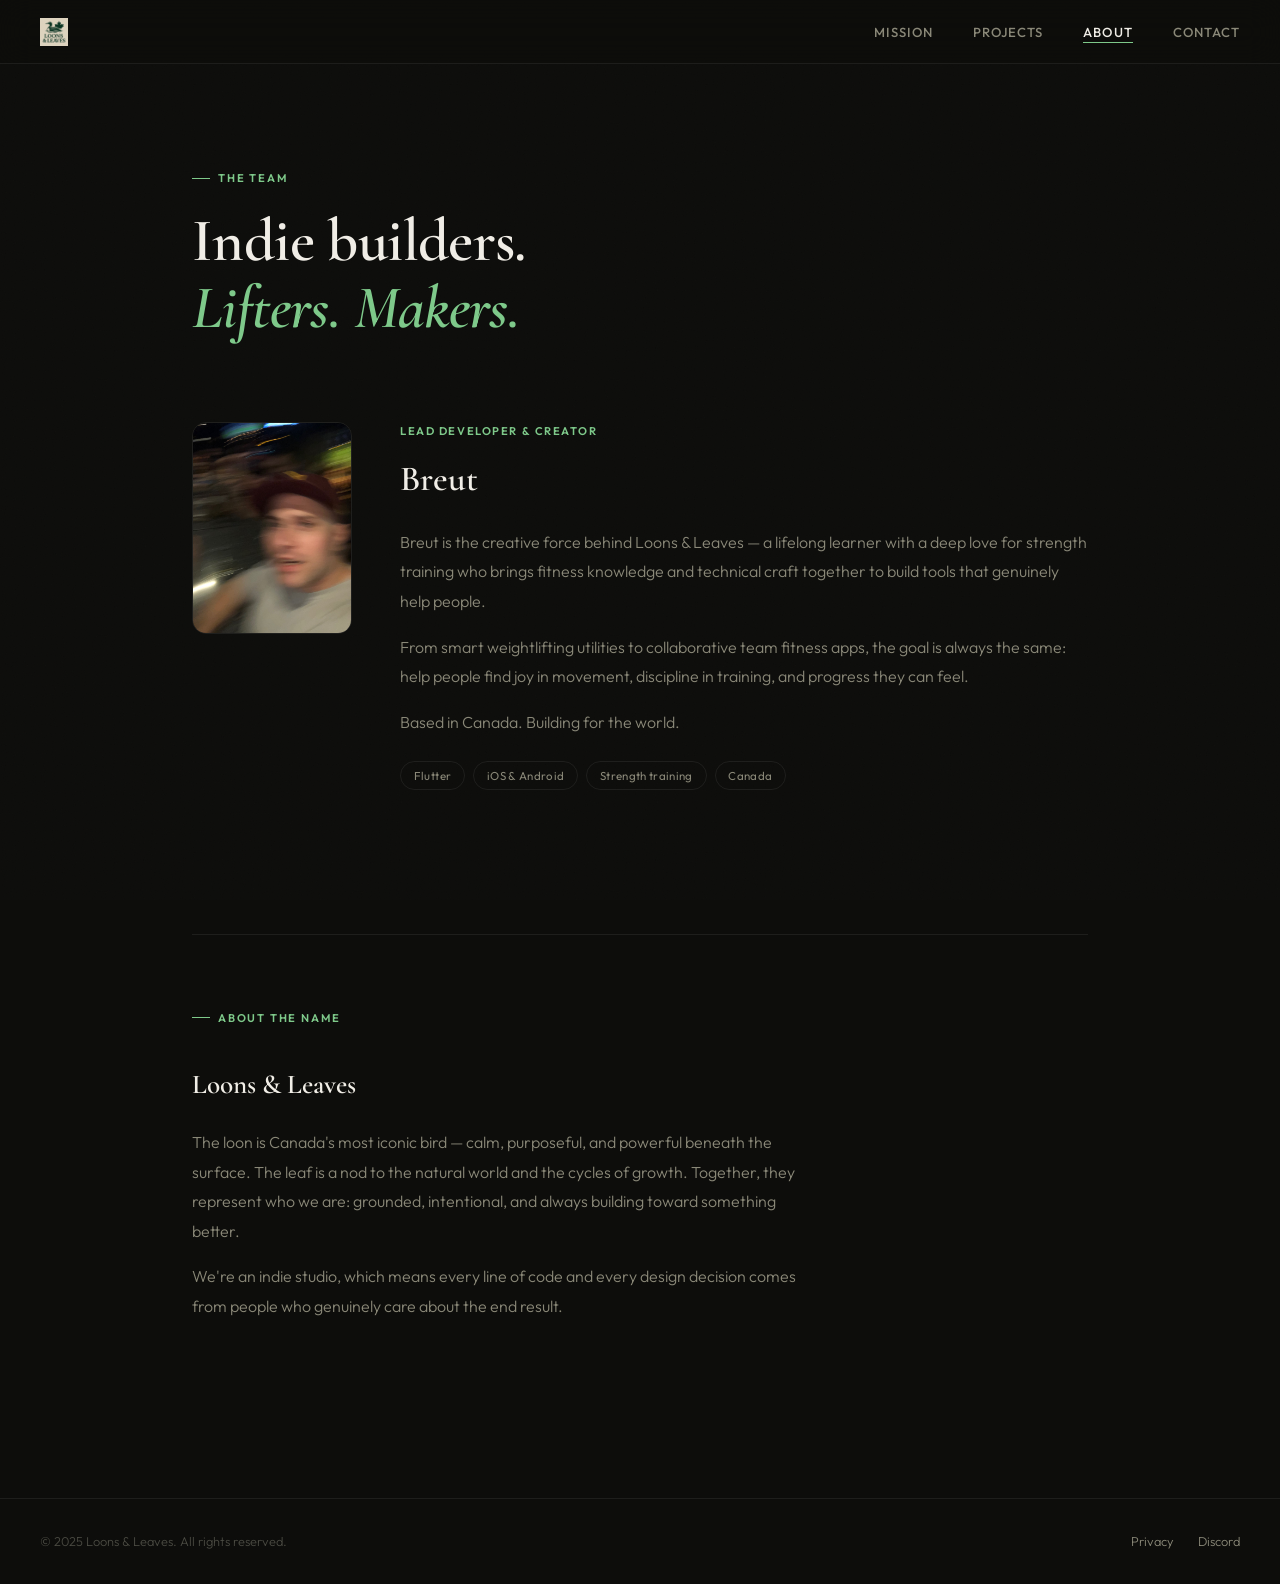
<file: about.html>
<!DOCTYPE html>
<html lang="en">
<head>
  <meta charset="UTF-8" />
  <meta name="viewport" content="width=device-width, initial-scale=1.0" />
  <title>About – Loons & Leaves</title>
  <link rel="stylesheet" href="style.css" />
</head>
<body>

  <nav class="site-nav">
    <a class="nav-brand" href="index.html">
      <img src="loonsandleaves-logo.png" alt="Loons & Leaves" />
    </a>
    <ul class="nav-links">
      <li><a href="index.html">Mission</a></li>
      <li><a href="projects.html">Projects</a></li>
      <li><a href="about.html" class="active">About</a></li>
      <li><a href="https://discord.gg/Xx2jXBRCKG" target="_blank" rel="noopener">Contact</a></li>
    </ul>
  </nav>

  <div class="page-wrap">

    <section style="padding: 6rem 0 5rem;">
      <p class="section-label fade-up fade-up-1">The team</p>
      <h1 class="display fade-up fade-up-2">Indie builders.<br /><em>Lifters. Makers.</em></h1>
    </section>

    <!-- PROFILE -->
    <section style="padding-bottom: 5rem;">
      <div style="display:flex; align-items:flex-start; gap:3rem; flex-wrap:wrap;" class="fade-up fade-up-3">
        <div style="flex-shrink:0;">
          <img src="IMG_0230.jpg" alt="Breut" style="width:160px;height:auto;border-radius:14px;border:1px solid var(--border);display:block;" />
        </div>
        <div style="flex:1; min-width:260px;">
          <p style="font-size:0.7rem;font-weight:600;letter-spacing:0.14em;text-transform:uppercase;color:var(--accent);margin-bottom:0.6rem;">Lead Developer &amp; Creator</p>
          <h2 style="font-family:'Cormorant Garamond',serif;font-size:2.2rem;font-weight:600;margin-bottom:1.25rem;">Breut</h2>
          <p style="color:var(--muted);line-height:1.85;margin-bottom:1rem;">Breut is the creative force behind Loons &amp; Leaves — a lifelong learner with a deep love for strength training who brings fitness knowledge and technical craft together to build tools that genuinely help people.</p>
          <p style="color:var(--muted);line-height:1.85;margin-bottom:1rem;">From smart weightlifting utilities to collaborative team fitness apps, the goal is always the same: help people find joy in movement, discipline in training, and progress they can feel.</p>
          <p style="color:var(--muted);line-height:1.85;">Based in Canada. Building for the world.</p>
          <div class="tags" style="margin-top:1.5rem;">
            <span class="tag">Flutter</span>
            <span class="tag">iOS &amp; Android</span>
            <span class="tag">Strength training</span>
            <span class="tag">Canada</span>
          </div>
        </div>
      </div>
    </section>

    <hr class="rule" />

    <!-- BRAND ORIGIN -->
    <section style="padding-bottom: 5rem; max-width: 620px;" class="fade-up fade-up-2">
      <p class="section-label">About the name</p>
      <h2 style="font-family:'Cormorant Garamond',serif;font-size:1.7rem;font-weight:600;margin:1rem 0 1.25rem;">Loons &amp; Leaves</h2>
      <p style="color:var(--muted);line-height:1.85;margin-bottom:1rem;">The loon is Canada's most iconic bird — calm, purposeful, and powerful beneath the surface. The leaf is a nod to the natural world and the cycles of growth. Together, they represent who we are: grounded, intentional, and always building toward something better.</p>
      <p style="color:var(--muted);line-height:1.85;">We're an indie studio, which means every line of code and every design decision comes from people who genuinely care about the end result.</p>
    </section>

  </div>

  <footer class="site-footer">
    <p>© 2025 Loons &amp; Leaves. All rights reserved.</p>
    <div class="footer-links">
      <a href="privacy.html">Privacy</a>
      <a href="https://discord.gg/Xx2jXBRCKG" target="_blank" rel="noopener">Discord</a>
    </div>
  </footer>

</body>
</html>
</file>
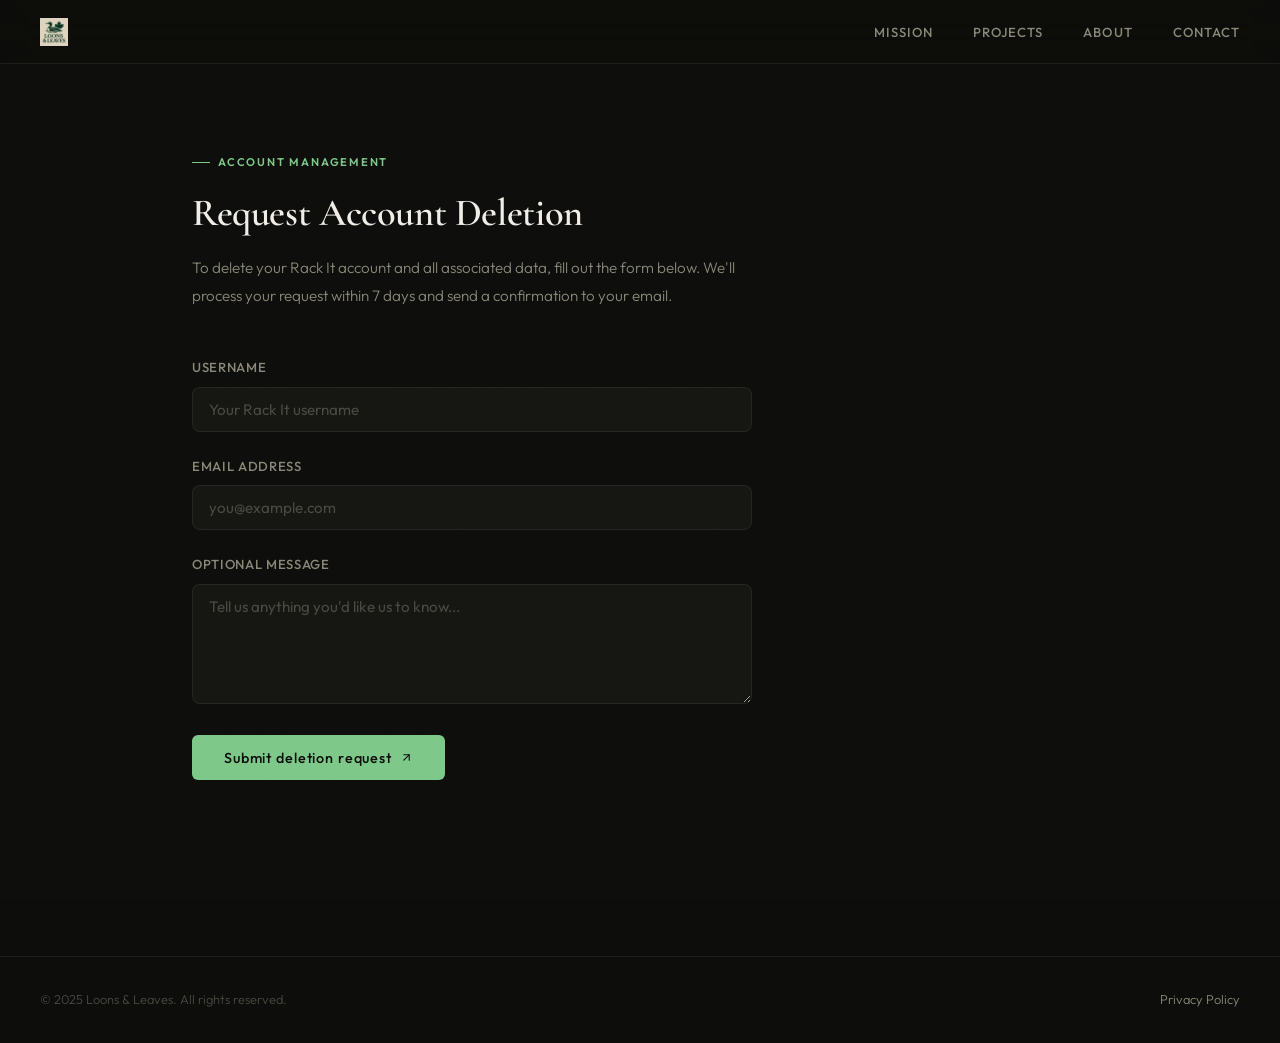
<file: delete-account.html>
<!DOCTYPE html>
<html lang="en">
<head>
  <meta charset="UTF-8" />
  <meta name="viewport" content="width=device-width, initial-scale=1.0" />
  <title>Delete Account – Rack It</title>
  <link rel="stylesheet" href="style.css" />
  <style>
    .form-group { margin-bottom: 1.5rem; }
    .form-group label {
      display: block;
      font-size: 0.82rem;
      font-weight: 500;
      letter-spacing: 0.05em;
      color: var(--muted);
      margin-bottom: 0.5rem;
      text-transform: uppercase;
    }
    .form-group input,
    .form-group textarea {
      width: 100%;
      background: var(--bg-card);
      border: 1px solid var(--border);
      border-radius: 8px;
      padding: 0.75rem 1rem;
      font-family: 'Outfit', sans-serif;
      font-size: 0.95rem;
      color: var(--text);
      outline: none;
      transition: border-color 0.2s;
    }
    .form-group input:focus,
    .form-group textarea:focus {
      border-color: var(--accent);
    }
    .form-group textarea { resize: vertical; min-height: 120px; }
    .form-group input::placeholder,
    .form-group textarea::placeholder { color: var(--subtle); }
  </style>
</head>
<body>

  <nav class="site-nav">
    <a class="nav-brand" href="index.html">
      <img src="loonsandleaves-logo.png" alt="Loons & Leaves" />
    </a>
    <ul class="nav-links">
      <li><a href="index.html">Mission</a></li>
      <li><a href="projects.html">Projects</a></li>
      <li><a href="about.html">About</a></li>
      <li><a href="https://discord.gg/Xx2jXBRCKG" target="_blank" rel="noopener">Contact</a></li>
    </ul>
  </nav>

  <div class="page-wrap">
    <section style="padding:5rem 0 3rem; max-width:560px;">
      <p class="section-label">Account management</p>
      <h1 class="display" style="font-size:2.4rem;">Request Account Deletion</h1>
      <p style="margin-top:1.25rem;font-size:0.95rem;color:var(--muted);line-height:1.8;">
        To delete your Rack It account and all associated data, fill out the form below. We'll process your request within 7 days and send a confirmation to your email.
      </p>
    </section>

    <form action="https://formsubmit.co/loonsandleaves@gmail.com" method="POST" style="max-width:560px; padding-bottom:5rem;">
      <div class="form-group">
        <label for="username">Username</label>
        <input type="text" id="username" name="username" placeholder="Your Rack It username" required />
      </div>
      <div class="form-group">
        <label for="email">Email address</label>
        <input type="email" id="email" name="email" placeholder="you@example.com" required />
      </div>
      <div class="form-group">
        <label for="message">Optional message</label>
        <textarea id="message" name="message" placeholder="Tell us anything you'd like us to know..."></textarea>
      </div>

      <!-- Hidden fields -->
      <input type="hidden" name="_cc" value="{{email}}" />
      <input type="hidden" name="_subject" value="Rack It Account Deletion Request" />
      <input type="hidden" name="_next" value="https://loonsandleaves.com/delete-confirmed.html" />
      <input type="text" name="_honey" style="display:none" />
      <input type="hidden" name="_captcha" value="false" />

      <button type="submit" class="btn btn-primary" style="font-size:0.9rem; padding:0.85rem 2rem;">
        Submit deletion request
        <svg viewBox="0 0 24 24"><line x1="7" y1="17" x2="17" y2="7"/><polyline points="7 7 17 7 17 17"/></svg>
      </button>
    </form>
  </div>

  <footer class="site-footer">
    <p>© 2025 Loons &amp; Leaves. All rights reserved.</p>
    <div class="footer-links">
      <a href="privacy.html">Privacy Policy</a>
    </div>
  </footer>

</body>
</html>
</file>
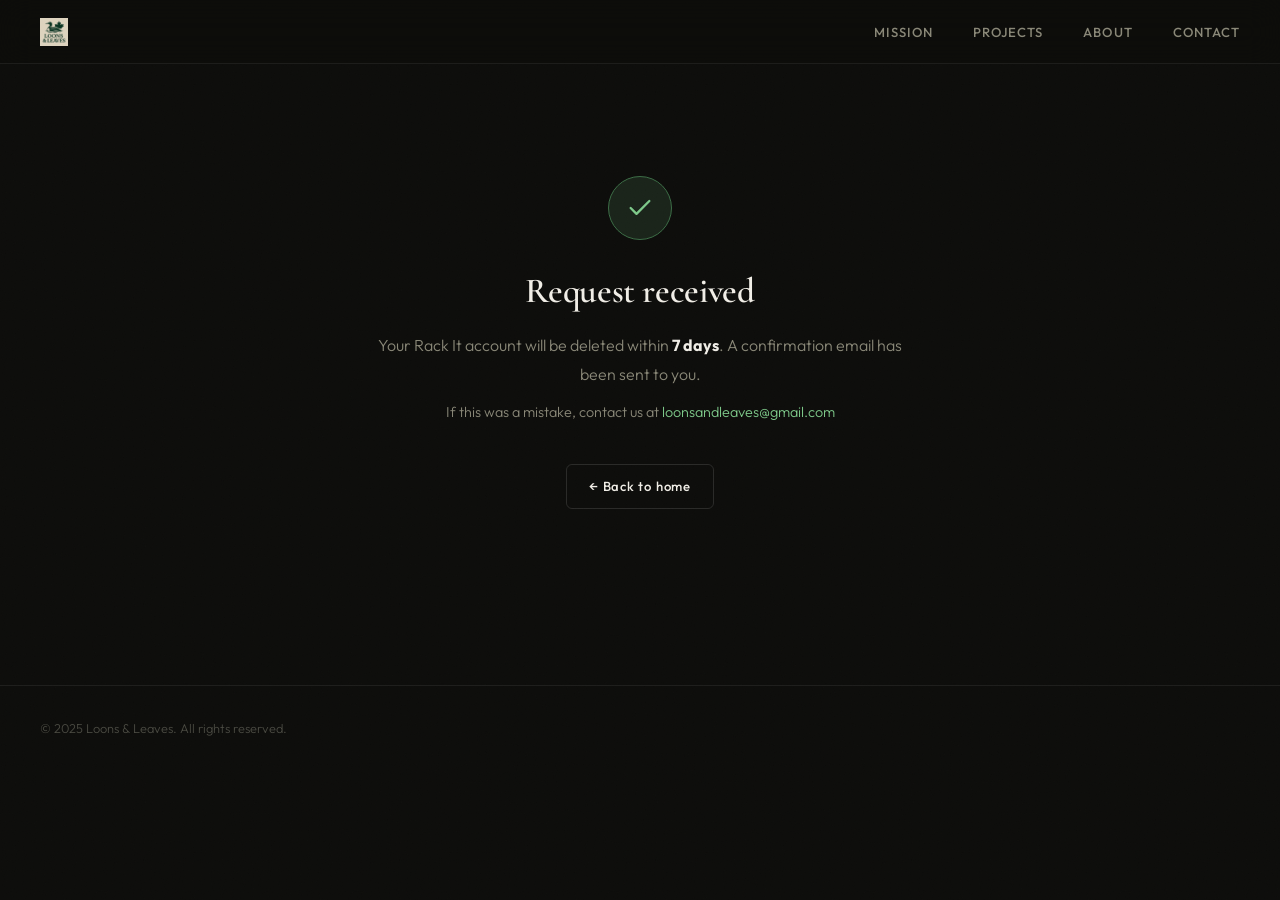
<file: delete-confirmed.html>
<!DOCTYPE html>
<html lang="en">
<head>
  <meta charset="UTF-8" />
  <meta name="viewport" content="width=device-width, initial-scale=1.0" />
  <title>Request Received – Rack It</title>
  <link rel="stylesheet" href="style.css" />
</head>
<body>

  <nav class="site-nav">
    <a class="nav-brand" href="index.html">
      <img src="loonsandleaves-logo.png" alt="Loons & Leaves" />
    </a>
    <ul class="nav-links">
      <li><a href="index.html">Mission</a></li>
      <li><a href="projects.html">Projects</a></li>
      <li><a href="about.html">About</a></li>
      <li><a href="https://discord.gg/Xx2jXBRCKG" target="_blank" rel="noopener">Contact</a></li>
    </ul>
  </nav>

  <div class="page-wrap">
    <section style="padding:7rem 0 5rem; max-width:540px; text-align:center; margin:0 auto;">
      <div style="width:64px;height:64px;border-radius:50%;background:var(--accent-glow);border:1px solid var(--accent-dim);display:flex;align-items:center;justify-content:center;margin:0 auto 2rem;">
        <svg width="28" height="28" viewBox="0 0 24 24" fill="none" stroke="var(--accent)" stroke-width="2" stroke-linecap="round" stroke-linejoin="round"><polyline points="20 6 9 17 4 12"/></svg>
      </div>
      <h1 class="display" style="font-size:2.2rem;">Request received</h1>
      <p style="margin-top:1.25rem;font-size:1rem;color:var(--muted);line-height:1.8;">
        Your Rack It account will be deleted within <strong style="color:var(--text);">7 days</strong>. A confirmation email has been sent to you.
      </p>
      <p style="margin-top:0.75rem;font-size:0.9rem;color:var(--muted);">
        If this was a mistake, contact us at <a href="mailto:loonsandleaves@gmail.com" style="color:var(--accent);text-decoration:none;">loonsandleaves@gmail.com</a>
      </p>
      <div style="margin-top:2.5rem;">
        <a href="index.html" class="btn btn-outline">← Back to home</a>
      </div>
    </section>
  </div>

  <footer class="site-footer">
    <p>© 2025 Loons &amp; Leaves. All rights reserved.</p>
  </footer>

</body>
</html>
</file>
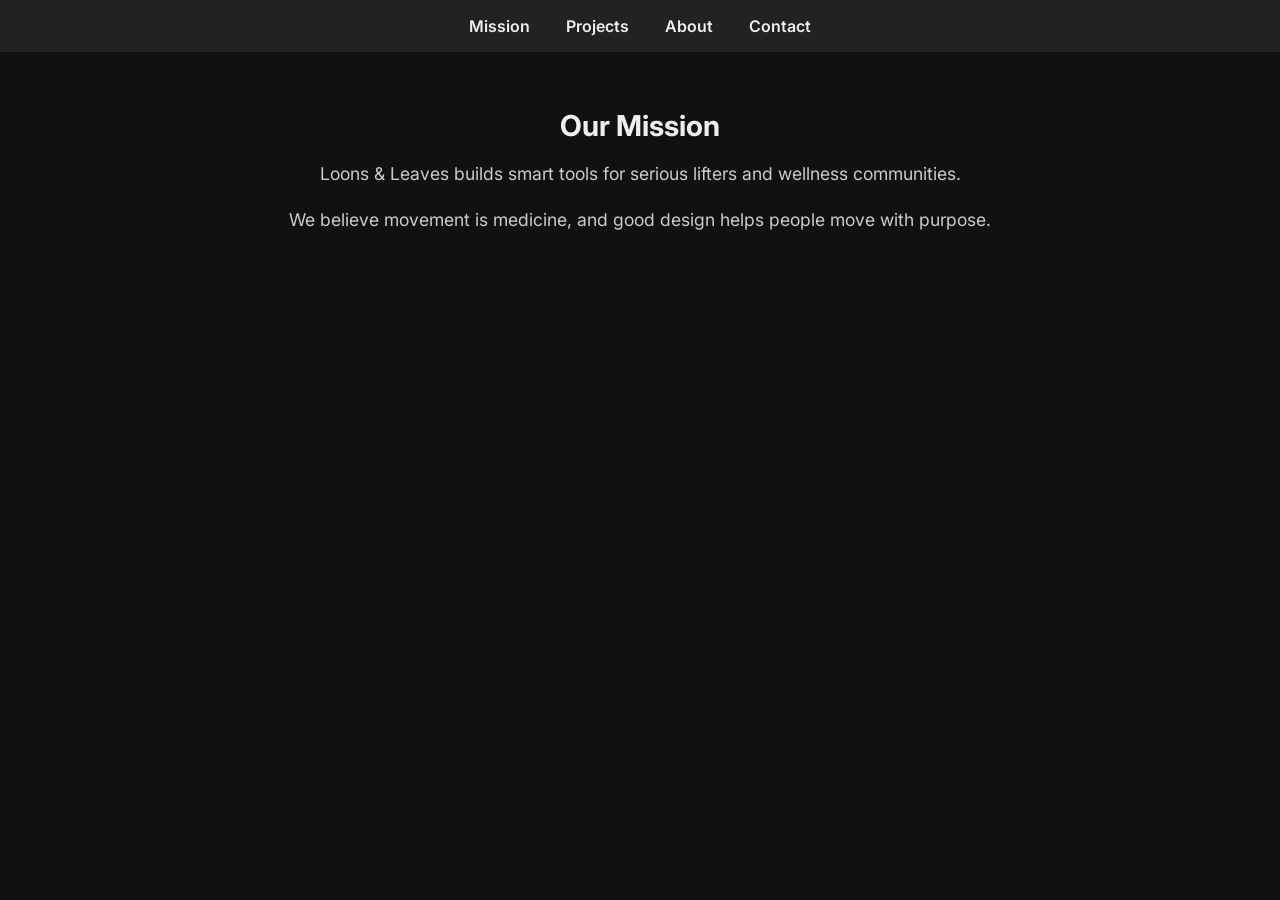
<file: Mission.html>
<!DOCTYPE html>
<html lang="en">
<head>
  <meta charset="UTF-8" />
  <meta name="viewport" content="width=device-width, initial-scale=1.0"/>
  <title>Mission – Loons & Leaves</title>
  <link href="https://fonts.googleapis.com/css2?family=Inter:wght@400;600&display=swap" rel="stylesheet">
  <style>
    body {
      font-family: 'Inter', sans-serif;
      background-color: #111;
      color: #eee;
      margin: 0;
      padding: 0;
    }

    nav {
      background: #222;
      padding: 1rem;
      text-align: center;
    }

    nav a {
      margin: 0 1rem;
      color: #eee;
      text-decoration: none;
      font-weight: 600;
    }

    nav a:hover {
      text-decoration: underline;
    }

    main {
      padding: 2rem;
      max-width: 800px;
      margin: auto;
      text-align: center;
    }

    h2 {
      font-size: 1.8rem;
      margin-bottom: 1rem;
    }

    p {
      font-size: 1.1rem;
      line-height: 1.6;
      color: #ccc;
    }
  </style>
</head>
<body>

  <nav>
    <a href="index.html">Mission</a>
    <a href="projects.html">Projects</a>
    <a href="about.html">About</a>
    <a href="https://discord.gg/Xx2jXBRCKG" target="_blank">Contact</a>
  </nav>

  <main>
    <h2>Our Mission</h2>
    <p>Loons & Leaves builds smart tools for serious lifters and wellness communities.</p>
    <p>We believe movement is medicine, and good design helps people move with purpose.</p>
  </main>

</body>
</html>
</file>
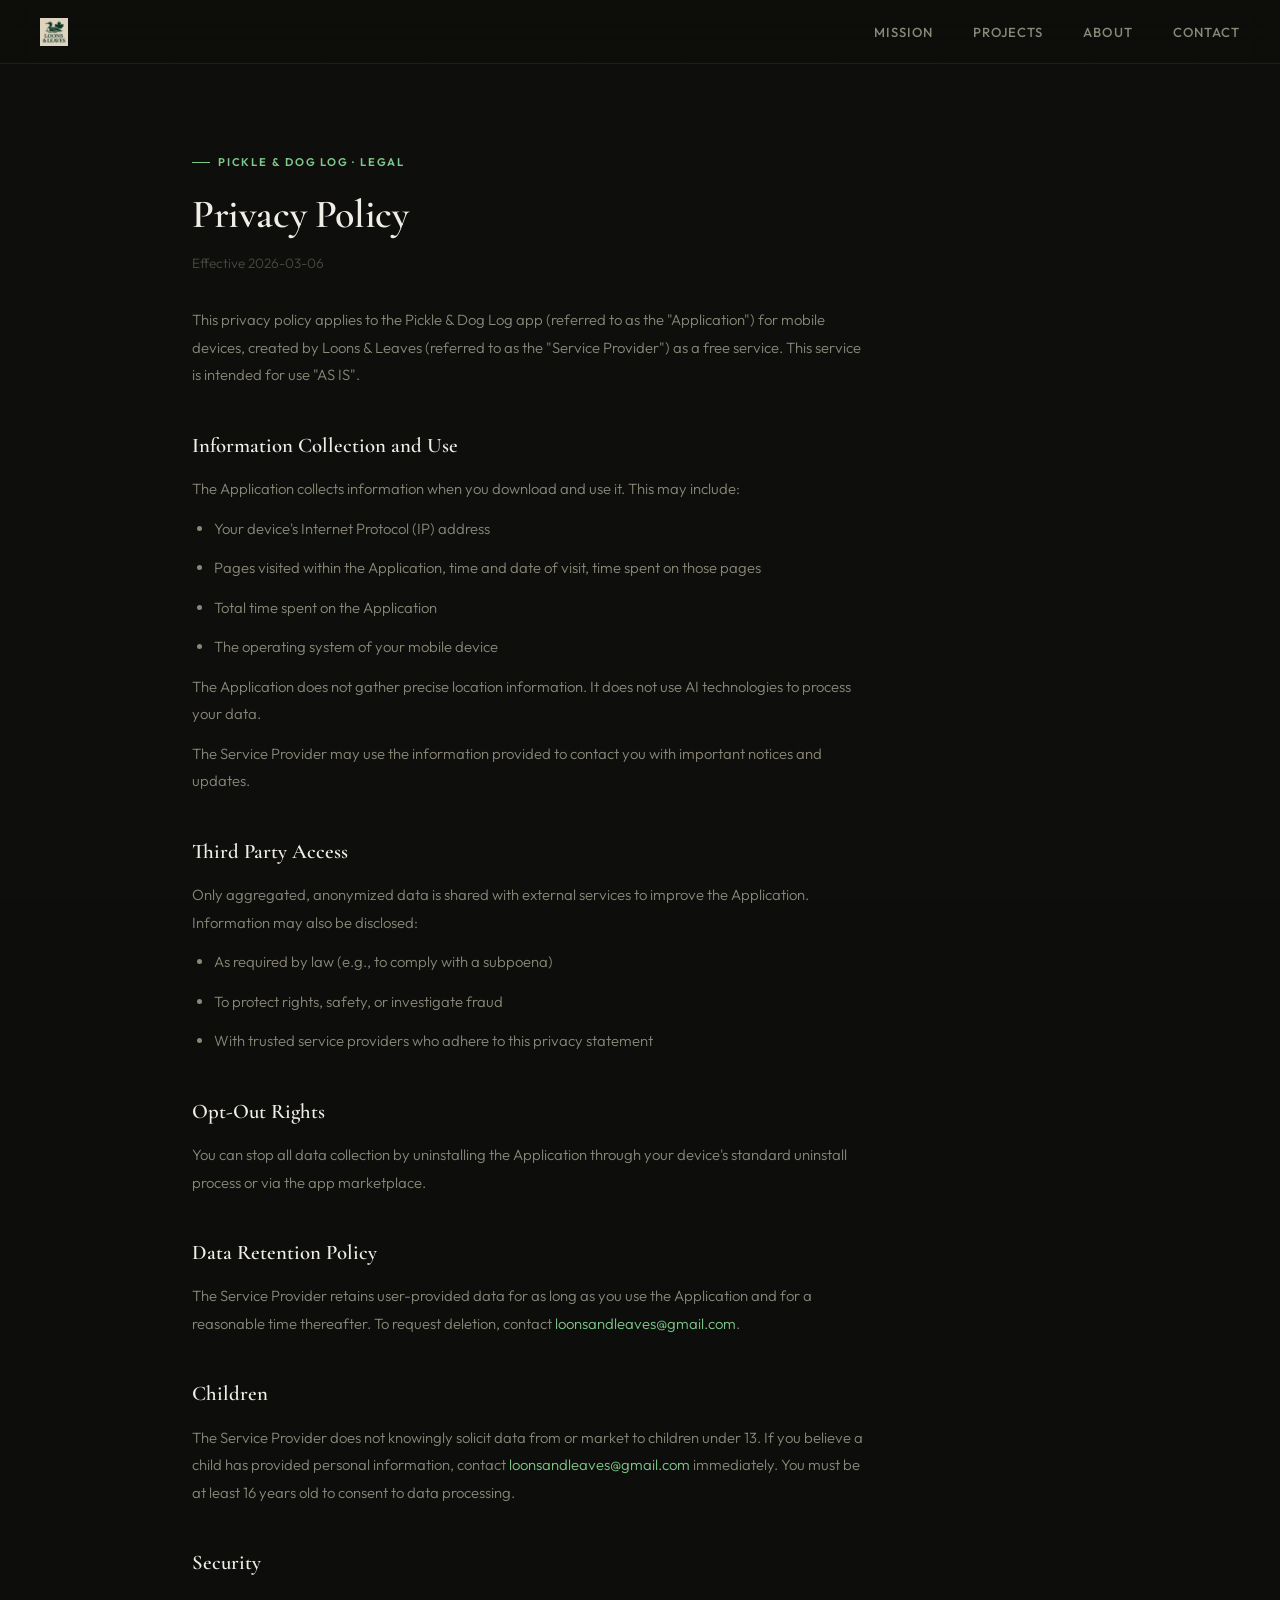
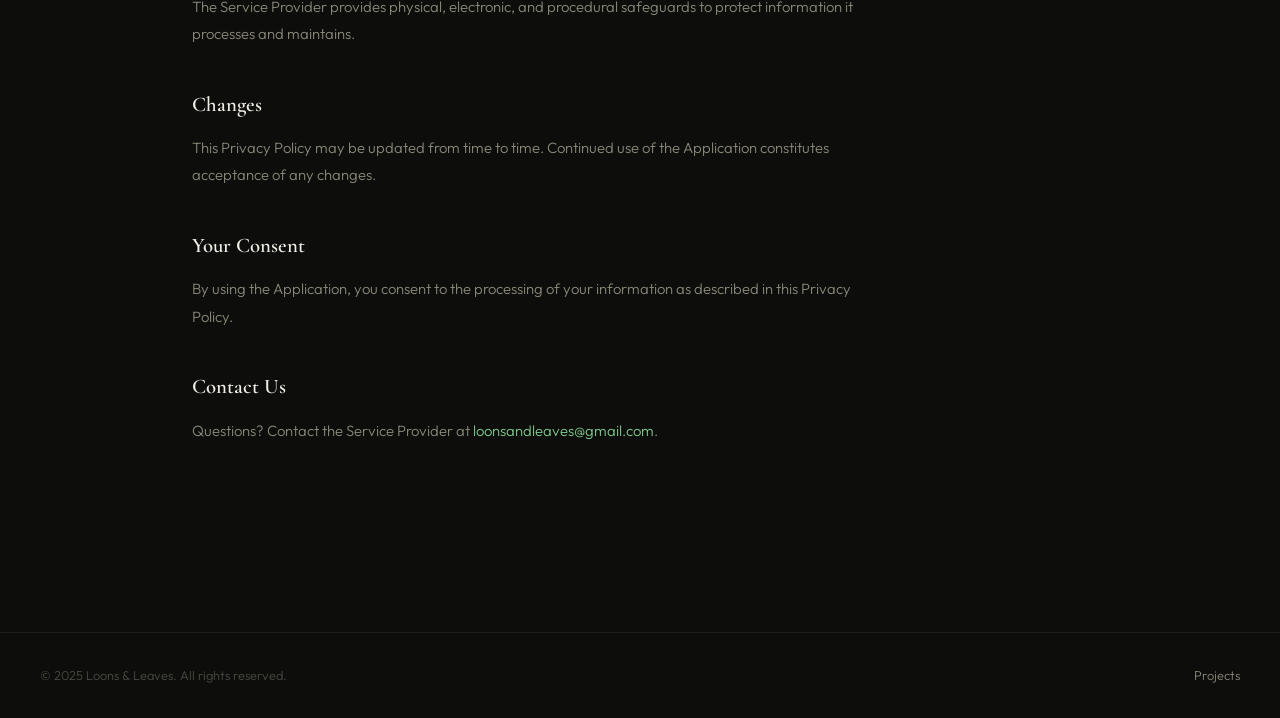
<file: privacy-policy-pickle-dog-log.html>
<!DOCTYPE html>
<html lang="en">
<head>
  <meta charset="UTF-8" />
  <meta name="viewport" content="width=device-width, initial-scale=1.0" />
  <title>Privacy Policy – Pickle & Dog Log</title>
  <link rel="stylesheet" href="style.css" />
  <style>
    .prose h2 { font-family:'Cormorant Garamond',serif; font-size:1.3rem; font-weight:600; color:var(--text); margin:2.5rem 0 0.75rem; }
    .prose p, .prose li { font-size:0.93rem; color:var(--muted); line-height:1.85; margin-bottom:0.75rem; }
    .prose ul { padding-left:1.4rem; }
    .prose a { color:var(--accent); text-decoration:none; }
    .prose a:hover { text-decoration:underline; }
  </style>
</head>
<body>

  <nav class="site-nav">
    <a class="nav-brand" href="index.html">
      <img src="loonsandleaves-logo.png" alt="Loons & Leaves" />
    </a>
    <ul class="nav-links">
      <li><a href="index.html">Mission</a></li>
      <li><a href="projects.html">Projects</a></li>
      <li><a href="about.html">About</a></li>
      <li><a href="https://discord.gg/Xx2jXBRCKG" target="_blank" rel="noopener">Contact</a></li>
    </ul>
  </nav>

  <div class="page-wrap">
    <section style="padding:5rem 0 2rem; max-width:680px;">
      <p class="section-label">Pickle &amp; Dog Log · Legal</p>
      <h1 class="display" style="font-size:2.5rem;">Privacy Policy</h1>
      <p style="margin-top:1rem;font-size:0.85rem;color:var(--subtle);">Effective 2026-03-06</p>
    </section>

    <div class="prose" style="max-width:680px; padding-bottom:5rem;">
      <p>This privacy policy applies to the Pickle &amp; Dog Log app (referred to as the "Application") for mobile devices, created by Loons &amp; Leaves (referred to as the "Service Provider") as a free service. This service is intended for use "AS IS".</p>

      <h2>Information Collection and Use</h2>
      <p>The Application collects information when you download and use it. This may include:</p>
      <ul>
        <li>Your device's Internet Protocol (IP) address</li>
        <li>Pages visited within the Application, time and date of visit, time spent on those pages</li>
        <li>Total time spent on the Application</li>
        <li>The operating system of your mobile device</li>
      </ul>
      <p>The Application does not gather precise location information. It does not use AI technologies to process your data.</p>
      <p>The Service Provider may use the information provided to contact you with important notices and updates.</p>

      <h2>Third Party Access</h2>
      <p>Only aggregated, anonymized data is shared with external services to improve the Application. Information may also be disclosed:</p>
      <ul>
        <li>As required by law (e.g., to comply with a subpoena)</li>
        <li>To protect rights, safety, or investigate fraud</li>
        <li>With trusted service providers who adhere to this privacy statement</li>
      </ul>

      <h2>Opt-Out Rights</h2>
      <p>You can stop all data collection by uninstalling the Application through your device's standard uninstall process or via the app marketplace.</p>

      <h2>Data Retention Policy</h2>
      <p>The Service Provider retains user-provided data for as long as you use the Application and for a reasonable time thereafter. To request deletion, contact <a href="mailto:loonsandleaves@gmail.com">loonsandleaves@gmail.com</a>.</p>

      <h2>Children</h2>
      <p>The Service Provider does not knowingly solicit data from or market to children under 13. If you believe a child has provided personal information, contact <a href="mailto:loonsandleaves@gmail.com">loonsandleaves@gmail.com</a> immediately. You must be at least 16 years old to consent to data processing.</p>

      <h2>Security</h2>
      <p>The Service Provider provides physical, electronic, and procedural safeguards to protect information it processes and maintains.</p>

      <h2>Changes</h2>
      <p>This Privacy Policy may be updated from time to time. Continued use of the Application constitutes acceptance of any changes.</p>

      <h2>Your Consent</h2>
      <p>By using the Application, you consent to the processing of your information as described in this Privacy Policy.</p>

      <h2>Contact Us</h2>
      <p>Questions? Contact the Service Provider at <a href="mailto:loonsandleaves@gmail.com">loonsandleaves@gmail.com</a>.</p>
    </div>
  </div>

  <footer class="site-footer">
    <p>© 2025 Loons &amp; Leaves. All rights reserved.</p>
    <div class="footer-links">
      <a href="projects.html">Projects</a>
    </div>
  </footer>

</body>
</html>
</file>
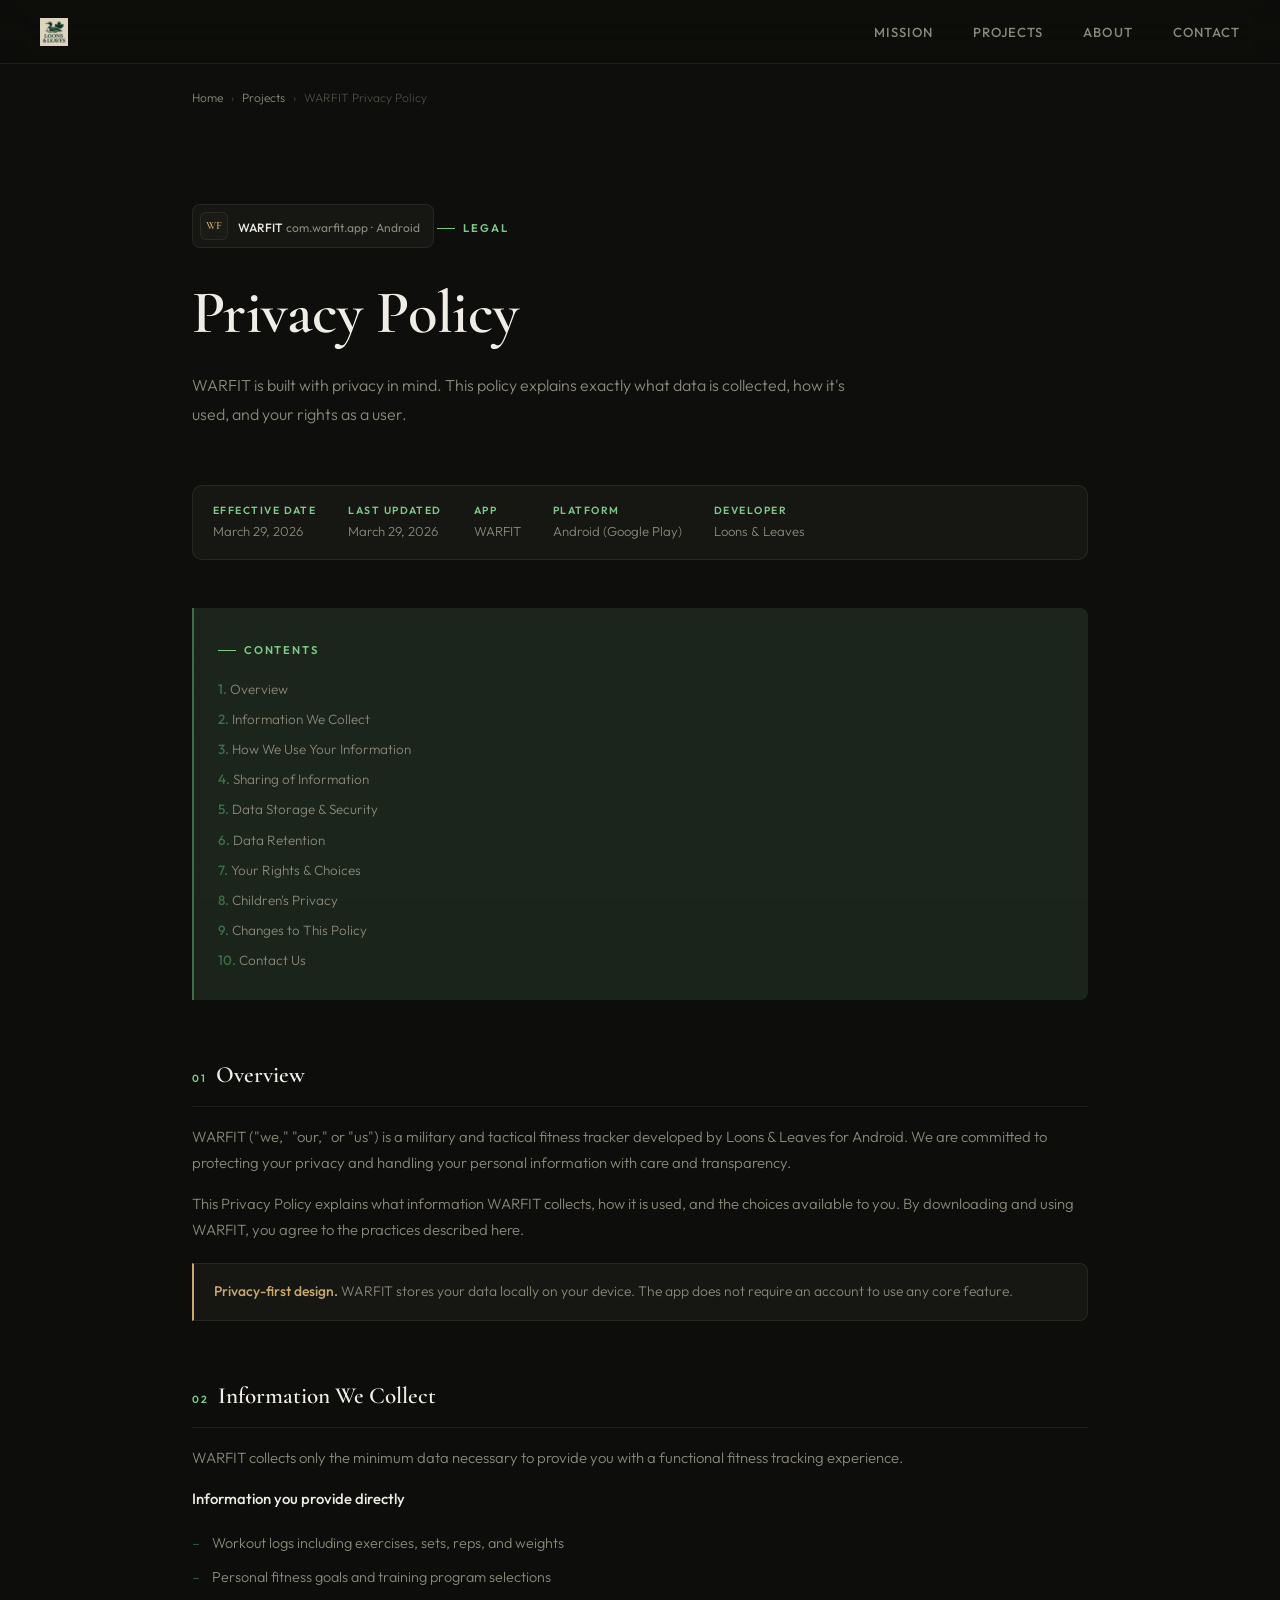
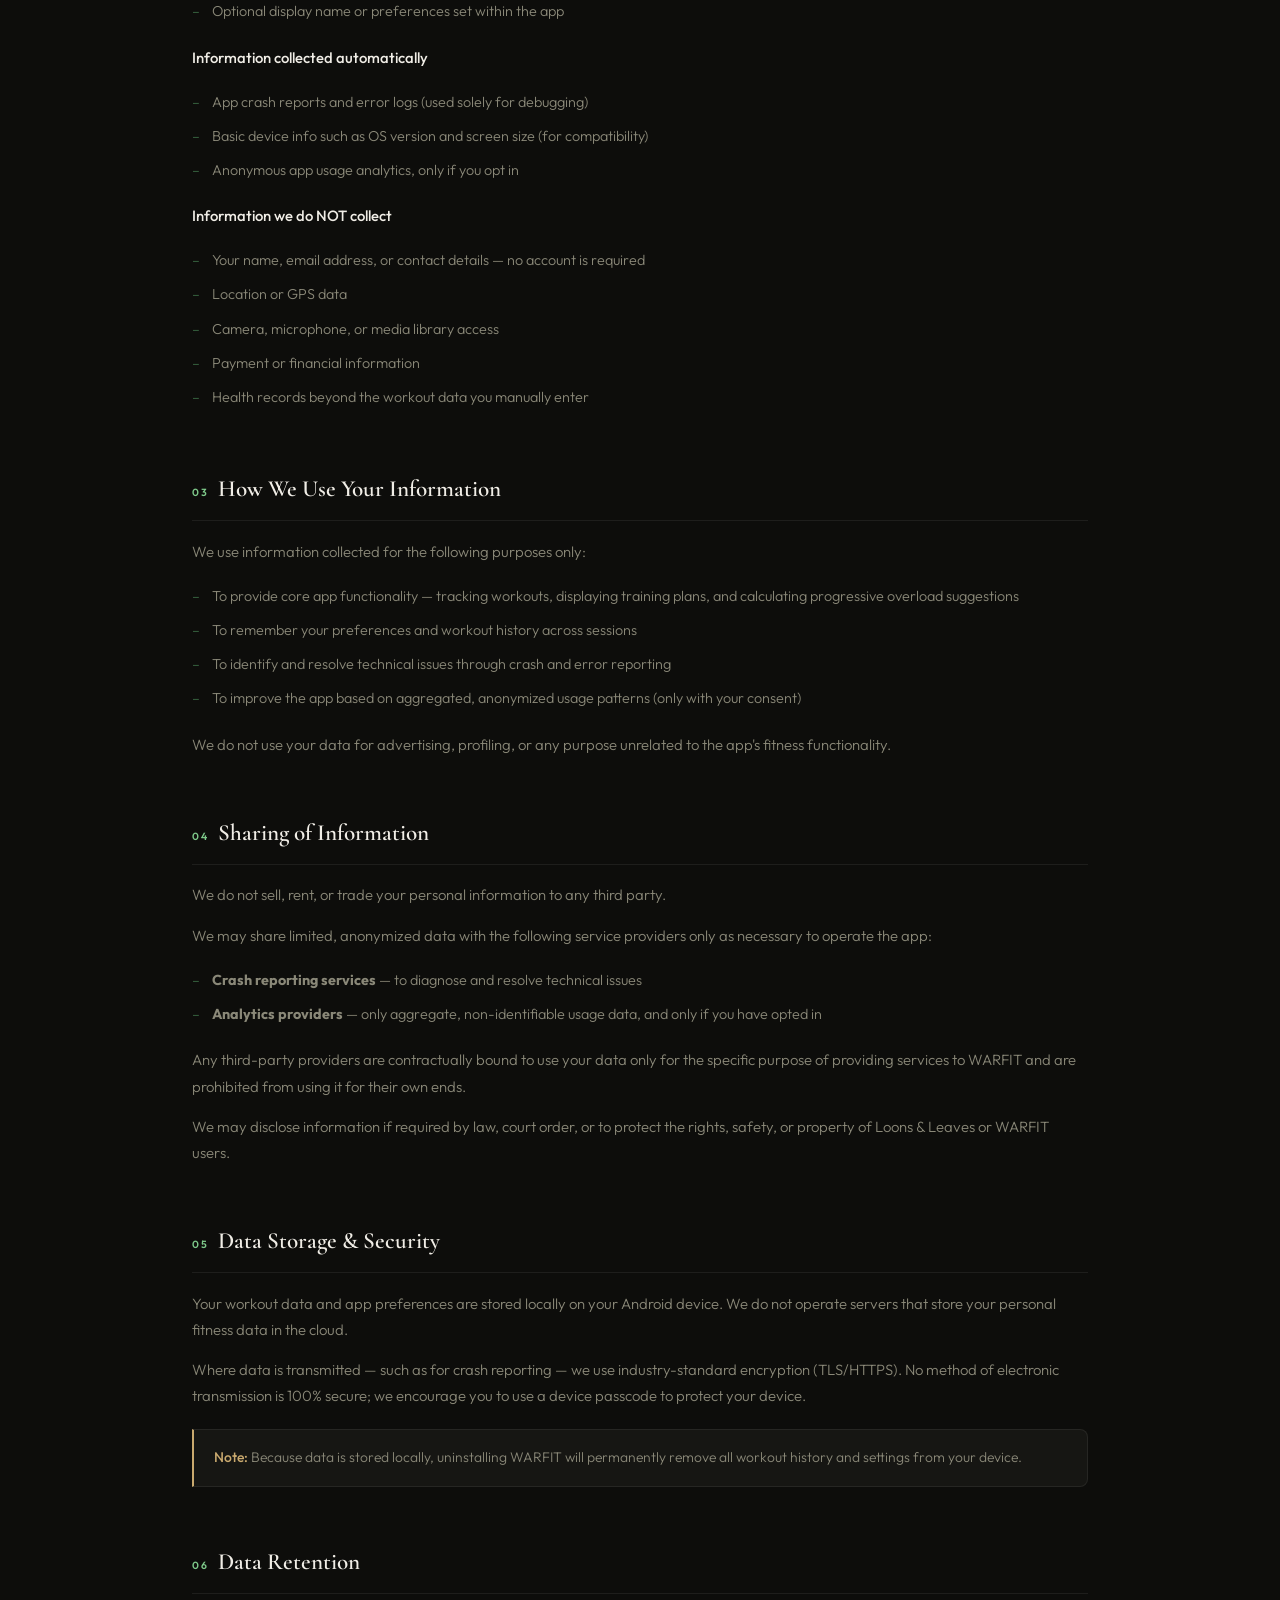
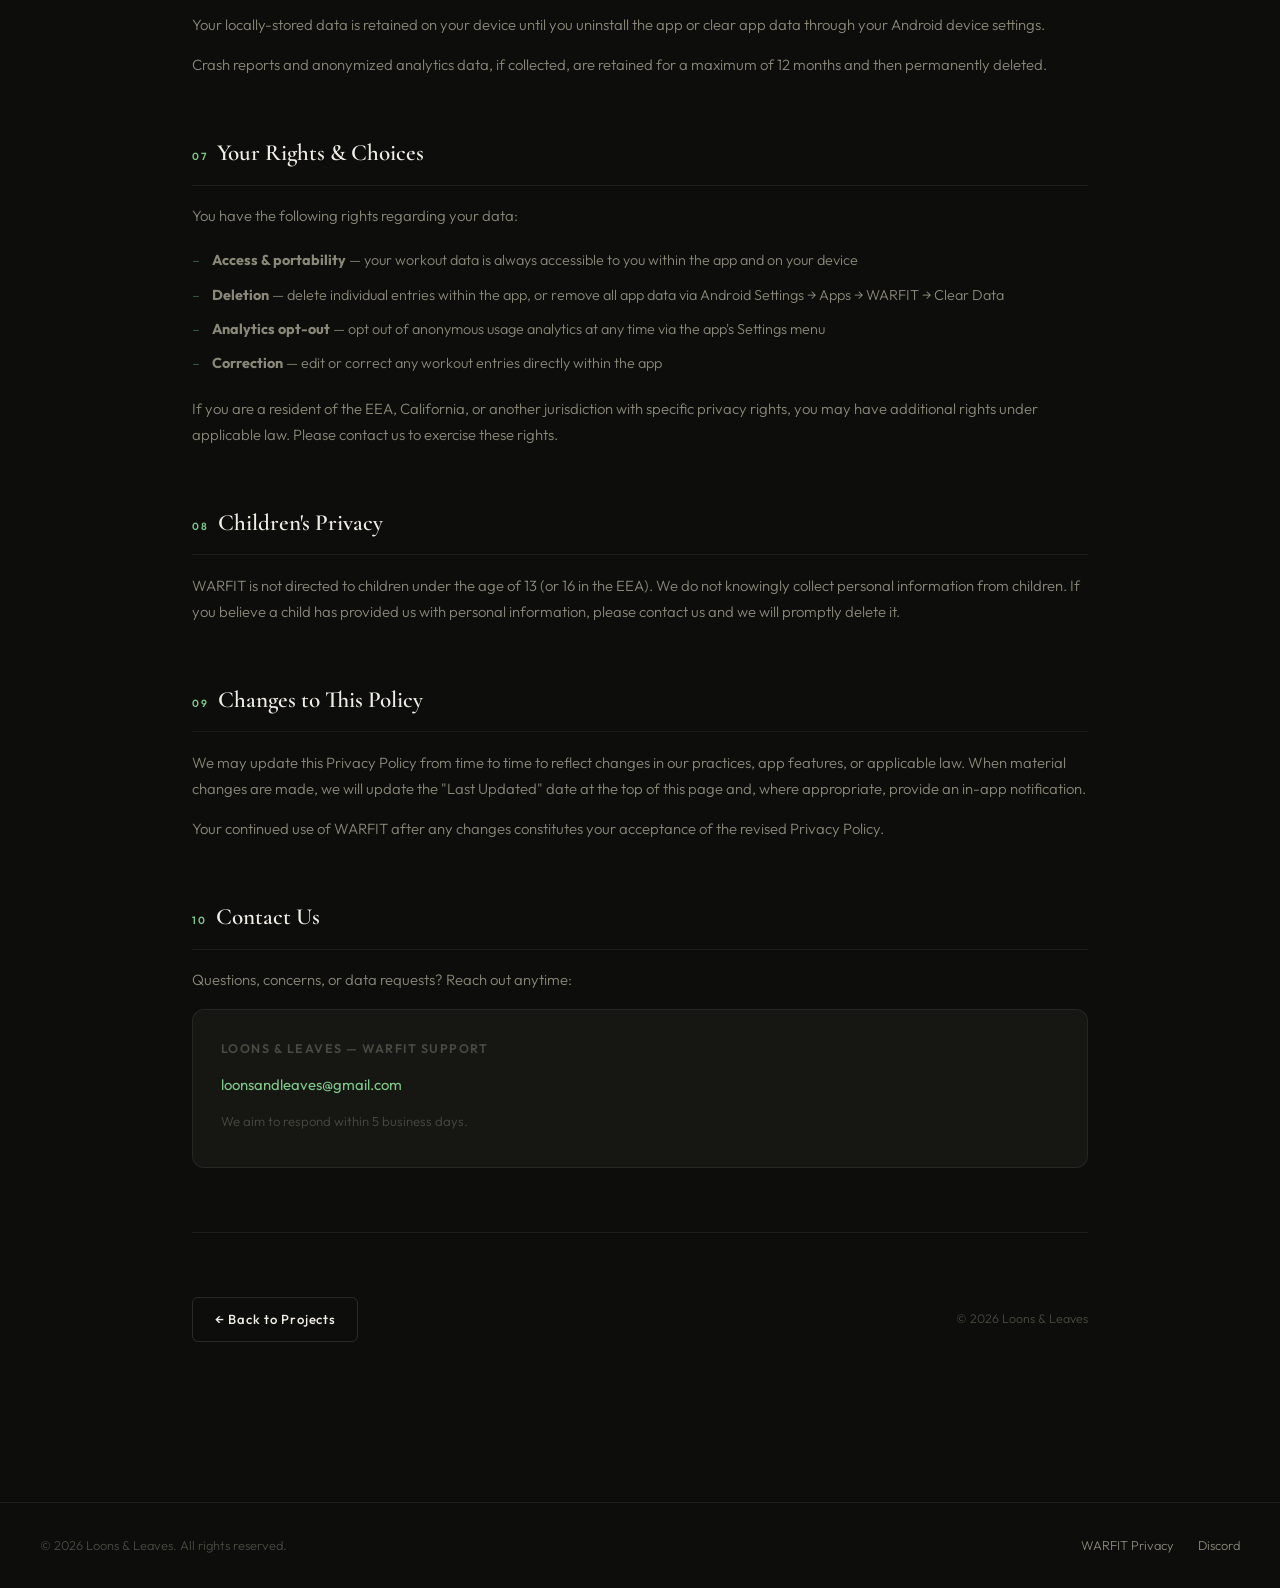
<file: privacy-warfit.html>
<!DOCTYPE html>
<html lang="en">
<head>
  <meta charset="UTF-8" />
  <meta name="viewport" content="width=device-width, initial-scale=1.0" />
  <title>Privacy Policy – WARFIT | Loons & Leaves</title>
  <link rel="stylesheet" href="style.css" />
  <style>
    /* ── Policy-specific styles ── */
    .policy-hero {
      padding: 6rem 0 3.5rem;
      max-width: 680px;
    }

    .app-badge {
      display: inline-flex;
      align-items: center;
      gap: 0.6rem;
      background: var(--bg-card);
      border: 1px solid var(--border);
      border-radius: 8px;
      padding: 0.45rem 0.85rem 0.45rem 0.45rem;
      margin-bottom: 2rem;
      text-decoration: none;
    }
    .app-badge-icon {
      width: 28px; height: 28px;
      background: var(--bg-3);
      border-radius: 6px;
      border: 1px solid var(--border);
      display: flex; align-items: center; justify-content: center;
      font-size: 0.7rem;
      font-weight: 600;
      letter-spacing: 0.05em;
      color: var(--gold);
      font-family: 'Cormorant Garamond', serif;
    }
    .app-badge span {
      font-size: 0.75rem;
      color: var(--muted);
      font-weight: 400;
    }
    .app-badge strong {
      font-size: 0.75rem;
      color: var(--text);
      font-weight: 500;
      margin-right: 0.25rem;
    }

    .meta-row {
      display: flex;
      gap: 2rem;
      flex-wrap: wrap;
      padding: 1rem 1.25rem;
      background: var(--bg-card);
      border: 1px solid var(--border);
      border-radius: 10px;
      margin-bottom: 3rem;
    }
    .meta-item {
      display: flex;
      flex-direction: column;
      gap: 2px;
    }
    .meta-item label {
      font-size: 0.65rem;
      font-weight: 600;
      letter-spacing: 0.14em;
      text-transform: uppercase;
      color: var(--accent);
    }
    .meta-item span {
      font-size: 0.82rem;
      color: var(--muted);
    }

    /* TOC */
    .toc {
      padding: 1.5rem;
      border-left: 2px solid var(--accent-dim);
      background: var(--accent-glow);
      border-radius: 0 8px 8px 0;
      margin-bottom: 3.5rem;
    }
    .toc .section-label { margin-bottom: 0.9rem; }
    .toc ol { list-style: none; counter-reset: toc-c; }
    .toc li {
      counter-increment: toc-c;
      font-size: 0.84rem;
      padding: 0.25rem 0;
    }
    .toc li::before {
      content: counter(toc-c) ". ";
      color: var(--accent-dim);
      font-weight: 500;
    }
    .toc a {
      color: var(--muted);
      text-decoration: none;
      transition: color 0.2s;
    }
    .toc a:hover { color: var(--accent); }

    /* Sections */
    .policy-section {
      margin-bottom: 3.5rem;
    }
    .policy-section h2 {
      font-family: 'Cormorant Garamond', serif;
      font-size: 1.45rem;
      font-weight: 600;
      color: var(--text);
      margin-bottom: 1.1rem;
      padding-bottom: 0.75rem;
      border-bottom: 1px solid var(--border);
      display: flex;
      align-items: baseline;
      gap: 0.6rem;
    }
    .policy-section h2 .num {
      font-family: 'Outfit', sans-serif;
      font-size: 0.65rem;
      font-weight: 600;
      letter-spacing: 0.15em;
      color: var(--accent);
      text-transform: uppercase;
    }
    .policy-section p {
      font-size: 0.93rem;
      color: var(--muted);
      margin-bottom: 0.9rem;
      line-height: 1.75;
    }
    .policy-section p strong {
      color: var(--text);
      font-weight: 500;
    }
    .policy-section ul {
      list-style: none;
      margin: 0.5rem 0 1rem;
    }
    .policy-section ul li {
      font-size: 0.9rem;
      color: var(--muted);
      padding: 0.3rem 0 0.3rem 1.25rem;
      position: relative;
      line-height: 1.7;
    }
    .policy-section ul li::before {
      content: '–';
      position: absolute;
      left: 0;
      color: var(--accent-dim);
    }

    .callout {
      background: var(--bg-card);
      border: 1px solid var(--border);
      border-left: 2px solid var(--gold);
      border-radius: 0 8px 8px 0;
      padding: 1rem 1.25rem;
      margin: 1.25rem 0;
      font-size: 0.87rem;
      color: var(--muted);
      line-height: 1.7;
    }
    .callout strong { color: var(--gold); font-weight: 500; }

    .contact-card {
      background: var(--bg-card);
      border: 1px solid var(--border);
      border-radius: 12px;
      padding: 1.75rem;
      margin-top: 1rem;
    }
    .contact-card p { margin-bottom: 0.4rem; }
    .contact-card a {
      color: var(--accent);
      text-decoration: none;
      font-weight: 400;
      transition: color 0.2s;
    }
    .contact-card a:hover { color: #93d49e; }

    /* Breadcrumb */
    .breadcrumb {
      display: flex;
      align-items: center;
      gap: 0.5rem;
      font-size: 0.75rem;
      color: var(--subtle);
      padding: 1.5rem 0 0;
    }
    .breadcrumb a { color: var(--muted); text-decoration: none; transition: color 0.2s; }
    .breadcrumb a:hover { color: var(--accent); }
    .breadcrumb span { color: var(--subtle); }
  </style>
</head>
<body>

  <nav class="site-nav">
    <a class="nav-brand" href="index.html">
      <img src="loonsandleaves-logo.png" alt="Loons & Leaves" />
    </a>
    <ul class="nav-links">
      <li><a href="index.html">Mission</a></li>
      <li><a href="projects.html">Projects</a></li>
      <li><a href="about.html">About</a></li>
      <li><a href="https://discord.gg/Xx2jXBRCKG" target="_blank" rel="noopener">Contact</a></li>
    </ul>
  </nav>

  <div class="page-wrap">

    <div class="breadcrumb">
      <a href="index.html">Home</a>
      <span>›</span>
      <a href="projects.html">Projects</a>
      <span>›</span>
      <span>WARFIT Privacy Policy</span>
    </div>

    <div class="policy-hero">
      <div class="app-badge">
        <div class="app-badge-icon">WF</div>
        <div><strong>WARFIT</strong><span>com.warfit.app · Android</span></div>
      </div>
      <p class="section-label fade-up fade-up-1">Legal</p>
      <h1 class="display fade-up fade-up-2">Privacy Policy</h1>
      <p style="margin-top: 1.5rem; font-size: 1rem; color: var(--muted); line-height: 1.8;" class="fade-up fade-up-3">
        WARFIT is built with privacy in mind. This policy explains exactly what data is collected, how it's used, and your rights as a user.
      </p>
    </div>

    <div class="meta-row fade-up fade-up-4">
      <div class="meta-item">
        <label>Effective Date</label>
        <span>March 29, 2026</span>
      </div>
      <div class="meta-item">
        <label>Last Updated</label>
        <span>March 29, 2026</span>
      </div>
      <div class="meta-item">
        <label>App</label>
        <span>WARFIT</span>
      </div>
      <div class="meta-item">
        <label>Platform</label>
        <span>Android (Google Play)</span>
      </div>
      <div class="meta-item">
        <label>Developer</label>
        <span>Loons &amp; Leaves</span>
      </div>
    </div>

    <nav class="toc">
      <p class="section-label">Contents</p>
      <ol>
        <li><a href="#overview">Overview</a></li>
        <li><a href="#information">Information We Collect</a></li>
        <li><a href="#use">How We Use Your Information</a></li>
        <li><a href="#sharing">Sharing of Information</a></li>
        <li><a href="#storage">Data Storage &amp; Security</a></li>
        <li><a href="#retention">Data Retention</a></li>
        <li><a href="#rights">Your Rights &amp; Choices</a></li>
        <li><a href="#children">Children's Privacy</a></li>
        <li><a href="#changes">Changes to This Policy</a></li>
        <li><a href="#contact">Contact Us</a></li>
      </ol>
    </nav>

    <!-- I -->
    <section class="policy-section" id="overview">
      <h2><span class="num">01</span> Overview</h2>
      <p>WARFIT ("we," "our," or "us") is a military and tactical fitness tracker developed by Loons &amp; Leaves for Android. We are committed to protecting your privacy and handling your personal information with care and transparency.</p>
      <p>This Privacy Policy explains what information WARFIT collects, how it is used, and the choices available to you. By downloading and using WARFIT, you agree to the practices described here.</p>
      <div class="callout"><strong>Privacy-first design.</strong> WARFIT stores your data locally on your device. The app does not require an account to use any core feature.</div>
    </section>

    <!-- II -->
    <section class="policy-section" id="information">
      <h2><span class="num">02</span> Information We Collect</h2>
      <p>WARFIT collects only the minimum data necessary to provide you with a functional fitness tracking experience.</p>

      <p><strong>Information you provide directly</strong></p>
      <ul>
        <li>Workout logs including exercises, sets, reps, and weights</li>
        <li>Personal fitness goals and training program selections</li>
        <li>Optional display name or preferences set within the app</li>
      </ul>

      <p><strong>Information collected automatically</strong></p>
      <ul>
        <li>App crash reports and error logs (used solely for debugging)</li>
        <li>Basic device info such as OS version and screen size (for compatibility)</li>
        <li>Anonymous app usage analytics, only if you opt in</li>
      </ul>

      <p><strong>Information we do NOT collect</strong></p>
      <ul>
        <li>Your name, email address, or contact details — no account is required</li>
        <li>Location or GPS data</li>
        <li>Camera, microphone, or media library access</li>
        <li>Payment or financial information</li>
        <li>Health records beyond the workout data you manually enter</li>
      </ul>
    </section>

    <!-- III -->
    <section class="policy-section" id="use">
      <h2><span class="num">03</span> How We Use Your Information</h2>
      <p>We use information collected for the following purposes only:</p>
      <ul>
        <li>To provide core app functionality — tracking workouts, displaying training plans, and calculating progressive overload suggestions</li>
        <li>To remember your preferences and workout history across sessions</li>
        <li>To identify and resolve technical issues through crash and error reporting</li>
        <li>To improve the app based on aggregated, anonymized usage patterns (only with your consent)</li>
      </ul>
      <p>We do not use your data for advertising, profiling, or any purpose unrelated to the app's fitness functionality.</p>
    </section>

    <!-- IV -->
    <section class="policy-section" id="sharing">
      <h2><span class="num">04</span> Sharing of Information</h2>
      <p>We do not sell, rent, or trade your personal information to any third party.</p>
      <p>We may share limited, anonymized data with the following service providers only as necessary to operate the app:</p>
      <ul>
        <li><strong>Crash reporting services</strong> — to diagnose and resolve technical issues</li>
        <li><strong>Analytics providers</strong> — only aggregate, non-identifiable usage data, and only if you have opted in</li>
      </ul>
      <p>Any third-party providers are contractually bound to use your data only for the specific purpose of providing services to WARFIT and are prohibited from using it for their own ends.</p>
      <p>We may disclose information if required by law, court order, or to protect the rights, safety, or property of Loons &amp; Leaves or WARFIT users.</p>
    </section>

    <!-- V -->
    <section class="policy-section" id="storage">
      <h2><span class="num">05</span> Data Storage &amp; Security</h2>
      <p>Your workout data and app preferences are stored locally on your Android device. We do not operate servers that store your personal fitness data in the cloud.</p>
      <p>Where data is transmitted — such as for crash reporting — we use industry-standard encryption (TLS/HTTPS). No method of electronic transmission is 100% secure; we encourage you to use a device passcode to protect your device.</p>
      <div class="callout"><strong>Note:</strong> Because data is stored locally, uninstalling WARFIT will permanently remove all workout history and settings from your device.</div>
    </section>

    <!-- VI -->
    <section class="policy-section" id="retention">
      <h2><span class="num">06</span> Data Retention</h2>
      <p>Your locally-stored data is retained on your device until you uninstall the app or clear app data through your Android device settings.</p>
      <p>Crash reports and anonymized analytics data, if collected, are retained for a maximum of 12 months and then permanently deleted.</p>
    </section>

    <!-- VII -->
    <section class="policy-section" id="rights">
      <h2><span class="num">07</span> Your Rights &amp; Choices</h2>
      <p>You have the following rights regarding your data:</p>
      <ul>
        <li><strong>Access &amp; portability</strong> — your workout data is always accessible to you within the app and on your device</li>
        <li><strong>Deletion</strong> — delete individual entries within the app, or remove all app data via Android Settings → Apps → WARFIT → Clear Data</li>
        <li><strong>Analytics opt-out</strong> — opt out of anonymous usage analytics at any time via the app's Settings menu</li>
        <li><strong>Correction</strong> — edit or correct any workout entries directly within the app</li>
      </ul>
      <p>If you are a resident of the EEA, California, or another jurisdiction with specific privacy rights, you may have additional rights under applicable law. Please contact us to exercise these rights.</p>
    </section>

    <!-- VIII -->
    <section class="policy-section" id="children">
      <h2><span class="num">08</span> Children's Privacy</h2>
      <p>WARFIT is not directed to children under the age of 13 (or 16 in the EEA). We do not knowingly collect personal information from children. If you believe a child has provided us with personal information, please contact us and we will promptly delete it.</p>
    </section>

    <!-- IX -->
    <section class="policy-section" id="changes">
      <h2><span class="num">09</span> Changes to This Policy</h2>
      <p>We may update this Privacy Policy from time to time to reflect changes in our practices, app features, or applicable law. When material changes are made, we will update the "Last Updated" date at the top of this page and, where appropriate, provide an in-app notification.</p>
      <p>Your continued use of WARFIT after any changes constitutes your acceptance of the revised Privacy Policy.</p>
    </section>

    <!-- X -->
    <section class="policy-section" id="contact">
      <h2><span class="num">10</span> Contact Us</h2>
      <p>Questions, concerns, or data requests? Reach out anytime:</p>
      <div class="contact-card">
        <p style="font-size:0.78rem; font-weight:600; letter-spacing:0.12em; text-transform:uppercase; color:var(--subtle); margin-bottom:0.75rem;">Loons &amp; Leaves — WARFIT Support</p>
        <p><a href="mailto:loonsandleaves@gmail.com">loonsandleaves@gmail.com</a></p>
        <p style="margin-top:0.75rem; font-size:0.82rem; color:var(--subtle);">We aim to respond within 5 business days.</p>
      </div>
    </section>

    <hr class="rule" />

    <div style="display:flex; justify-content:space-between; align-items:center; flex-wrap:wrap; gap:1rem; padding-bottom:4rem;">
      <a href="projects.html" class="btn btn-outline">← Back to Projects</a>
      <p style="font-size:0.78rem; color:var(--subtle);">© 2026 Loons &amp; Leaves</p>
    </div>

  </div>

  <footer class="site-footer">
    <p>© 2026 Loons &amp; Leaves. All rights reserved.</p>
    <div class="footer-links">
      <a href="privacy-warfit.html" class="active">WARFIT Privacy</a>
      <a href="https://discord.gg/Xx2jXBRCKG" target="_blank" rel="noopener">Discord</a>
    </div>
  </footer>

</body>
</html>
</file>
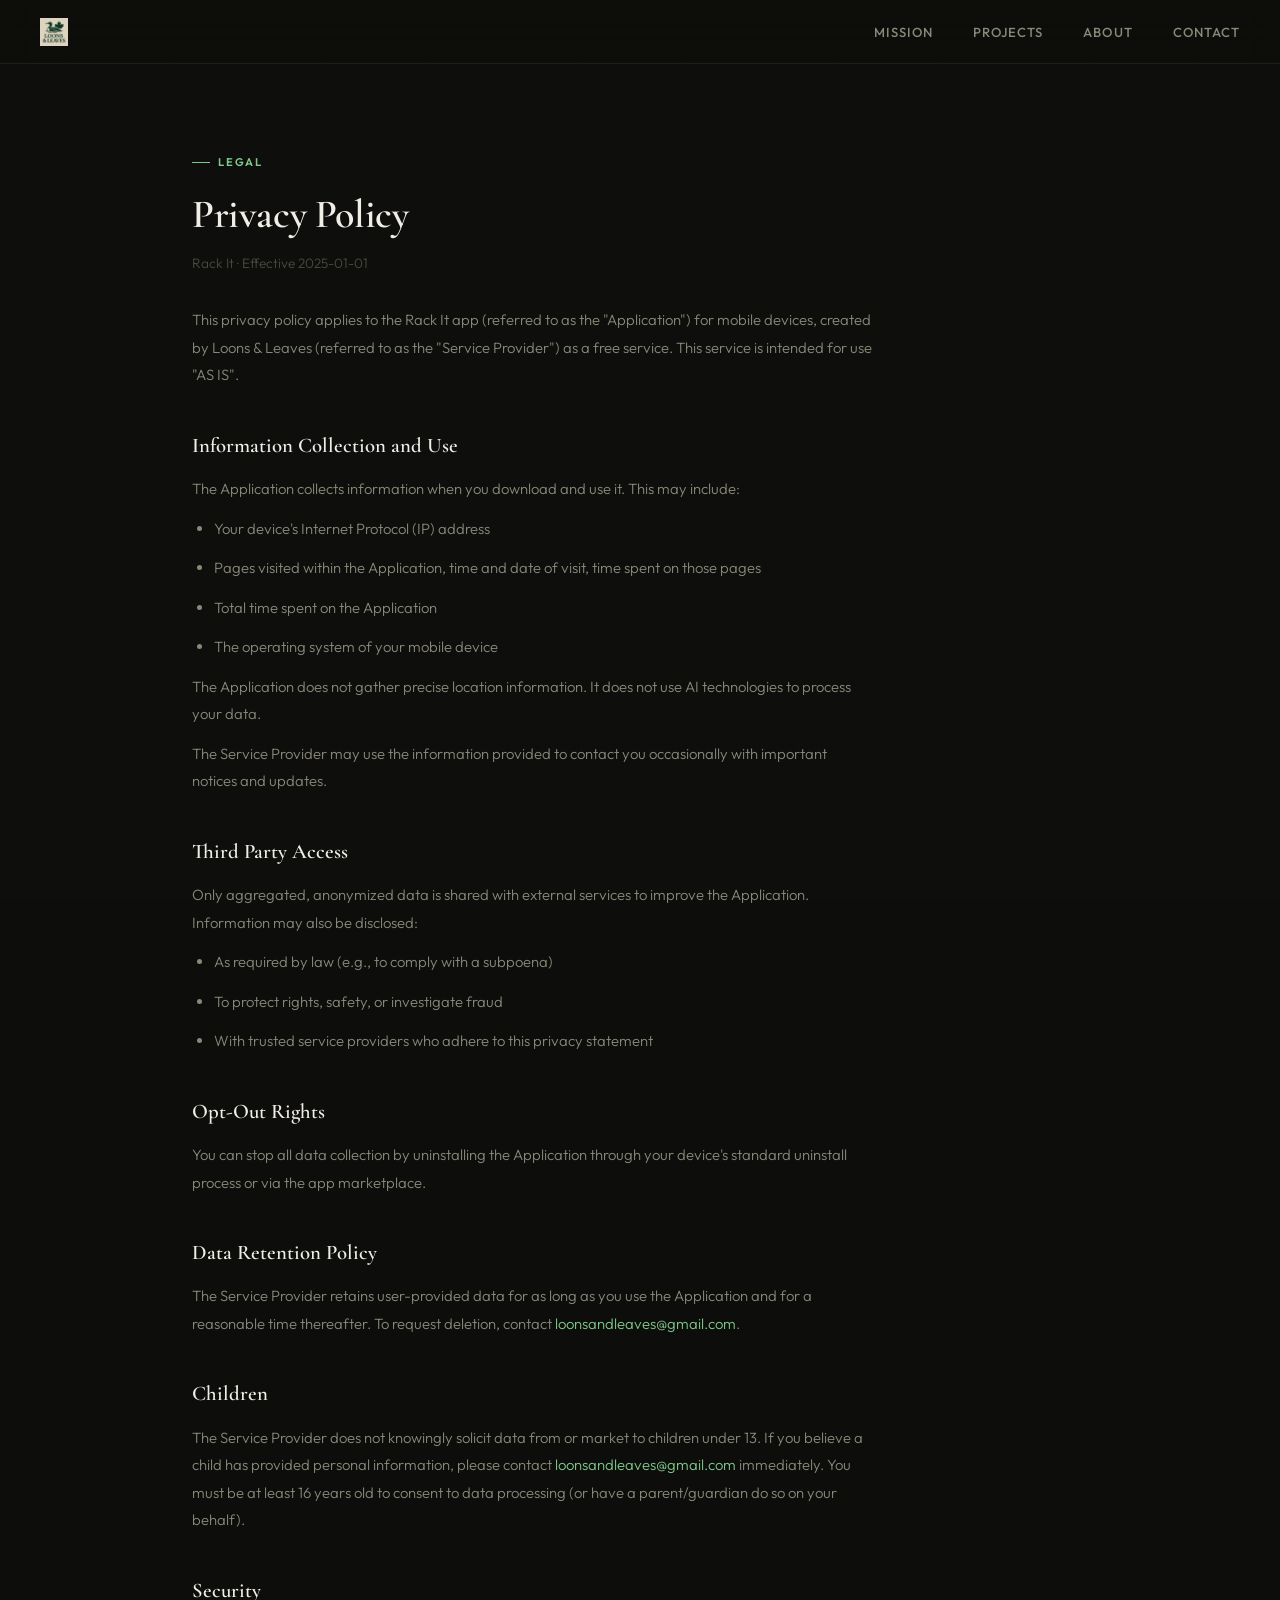
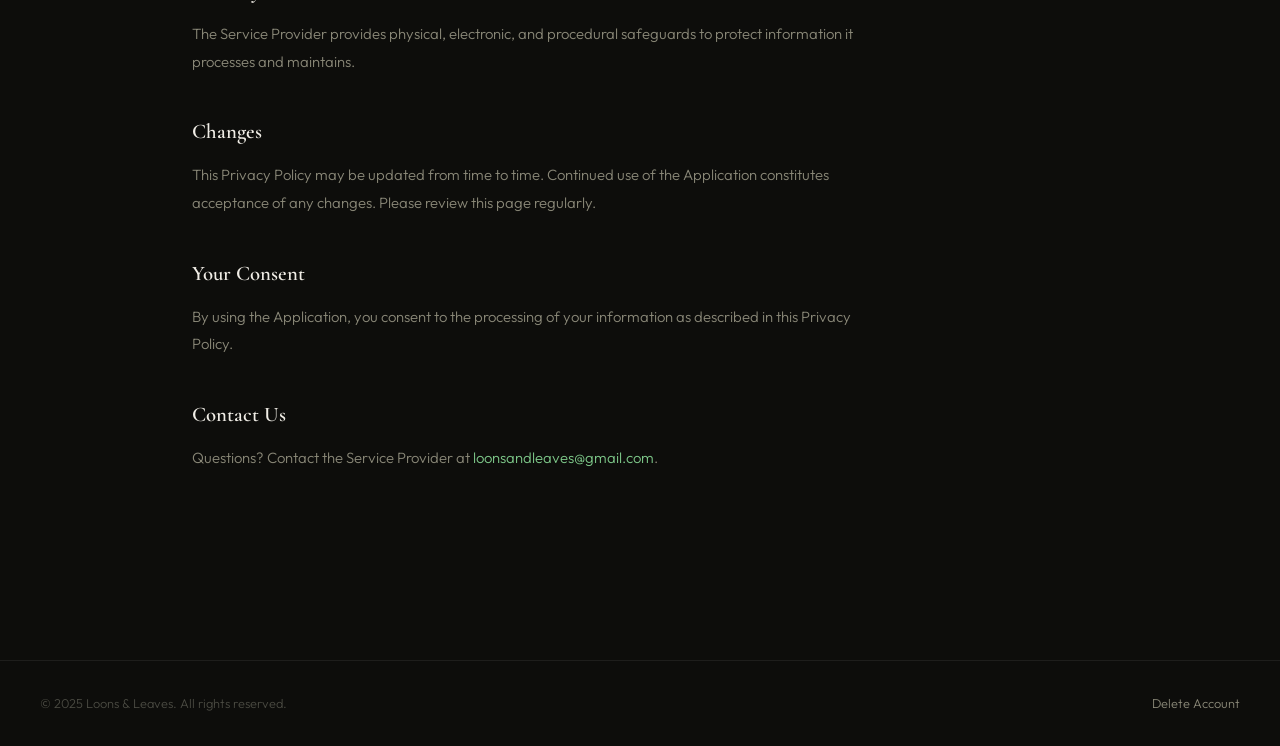
<file: privacy.html>
<!DOCTYPE html>
<html lang="en">
<head>
  <meta charset="UTF-8" />
  <meta name="viewport" content="width=device-width, initial-scale=1.0" />
  <title>Privacy Policy – Loons & Leaves</title>
  <link rel="stylesheet" href="style.css" />
  <style>
    .prose h2 { font-family:'Cormorant Garamond',serif; font-size:1.3rem; font-weight:600; color:var(--text); margin:2.5rem 0 0.75rem; }
    .prose p, .prose li { font-size:0.93rem; color:var(--muted); line-height:1.85; margin-bottom:0.75rem; }
    .prose ul { padding-left:1.4rem; }
    .prose a { color:var(--accent); text-decoration:none; }
    .prose a:hover { text-decoration:underline; }
  </style>
</head>
<body>

  <nav class="site-nav">
    <a class="nav-brand" href="index.html">
      <img src="loonsandleaves-logo.png" alt="Loons & Leaves" />
    </a>
    <ul class="nav-links">
      <li><a href="index.html">Mission</a></li>
      <li><a href="projects.html">Projects</a></li>
      <li><a href="about.html">About</a></li>
      <li><a href="https://discord.gg/Xx2jXBRCKG" target="_blank" rel="noopener">Contact</a></li>
    </ul>
  </nav>

  <div class="page-wrap">
    <section style="padding:5rem 0 2rem; max-width:680px;">
      <p class="section-label">Legal</p>
      <h1 class="display" style="font-size:2.5rem;">Privacy Policy</h1>
      <p style="margin-top:1rem;font-size:0.85rem;color:var(--subtle);">Rack It · Effective 2025-01-01</p>
    </section>

    <div class="prose" style="max-width:680px; padding-bottom:5rem;">
      <p>This privacy policy applies to the Rack It app (referred to as the "Application") for mobile devices, created by Loons &amp; Leaves (referred to as the "Service Provider") as a free service. This service is intended for use "AS IS".</p>

      <h2>Information Collection and Use</h2>
      <p>The Application collects information when you download and use it. This may include:</p>
      <ul>
        <li>Your device's Internet Protocol (IP) address</li>
        <li>Pages visited within the Application, time and date of visit, time spent on those pages</li>
        <li>Total time spent on the Application</li>
        <li>The operating system of your mobile device</li>
      </ul>
      <p>The Application does not gather precise location information. It does not use AI technologies to process your data.</p>
      <p>The Service Provider may use the information provided to contact you occasionally with important notices and updates.</p>

      <h2>Third Party Access</h2>
      <p>Only aggregated, anonymized data is shared with external services to improve the Application. Information may also be disclosed:</p>
      <ul>
        <li>As required by law (e.g., to comply with a subpoena)</li>
        <li>To protect rights, safety, or investigate fraud</li>
        <li>With trusted service providers who adhere to this privacy statement</li>
      </ul>

      <h2>Opt-Out Rights</h2>
      <p>You can stop all data collection by uninstalling the Application through your device's standard uninstall process or via the app marketplace.</p>

      <h2>Data Retention Policy</h2>
      <p>The Service Provider retains user-provided data for as long as you use the Application and for a reasonable time thereafter. To request deletion, contact <a href="mailto:loonsandleaves@gmail.com">loonsandleaves@gmail.com</a>.</p>

      <h2>Children</h2>
      <p>The Service Provider does not knowingly solicit data from or market to children under 13. If you believe a child has provided personal information, please contact <a href="mailto:loonsandleaves@gmail.com">loonsandleaves@gmail.com</a> immediately. You must be at least 16 years old to consent to data processing (or have a parent/guardian do so on your behalf).</p>

      <h2>Security</h2>
      <p>The Service Provider provides physical, electronic, and procedural safeguards to protect information it processes and maintains.</p>

      <h2>Changes</h2>
      <p>This Privacy Policy may be updated from time to time. Continued use of the Application constitutes acceptance of any changes. Please review this page regularly.</p>

      <h2>Your Consent</h2>
      <p>By using the Application, you consent to the processing of your information as described in this Privacy Policy.</p>

      <h2>Contact Us</h2>
      <p>Questions? Contact the Service Provider at <a href="mailto:loonsandleaves@gmail.com">loonsandleaves@gmail.com</a>.</p>
    </div>
  </div>

  <footer class="site-footer">
    <p>© 2025 Loons &amp; Leaves. All rights reserved.</p>
    <div class="footer-links">
      <a href="delete-account.html">Delete Account</a>
    </div>
  </footer>

</body>
</html>
</file>
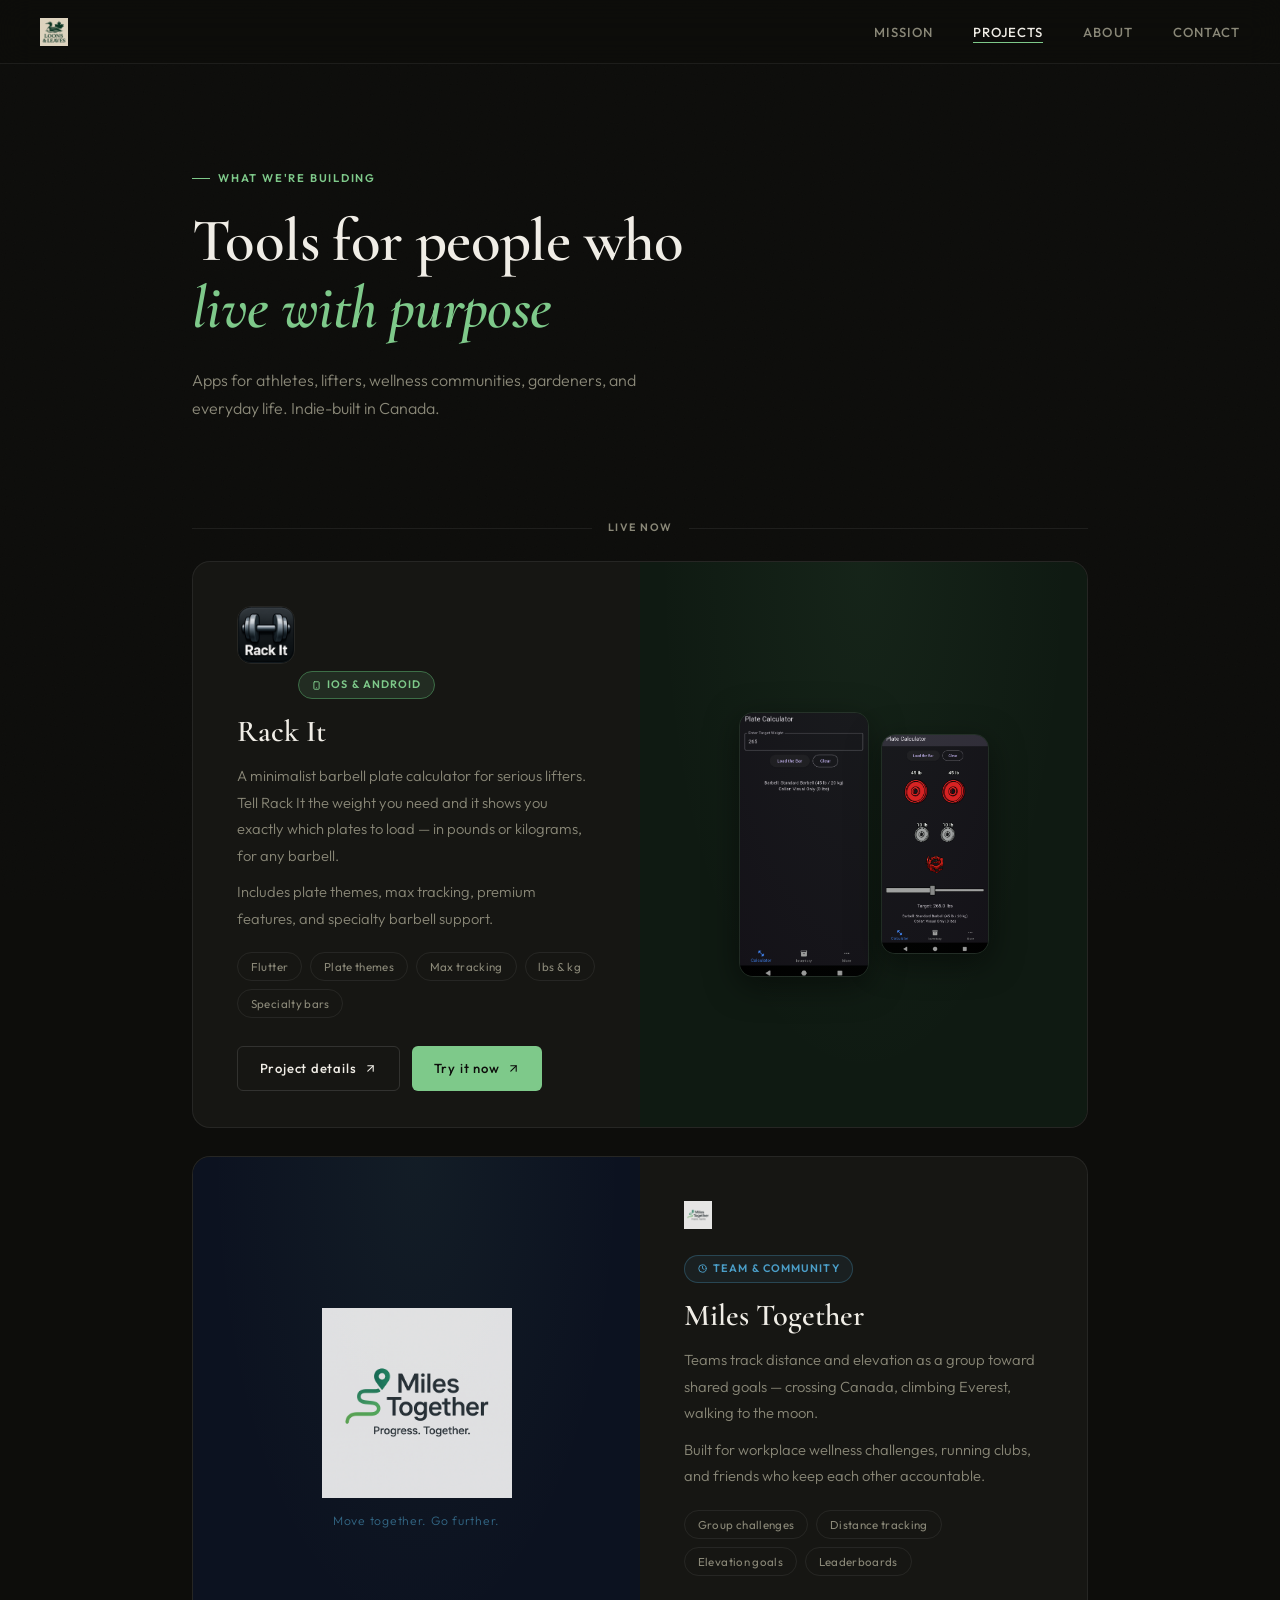
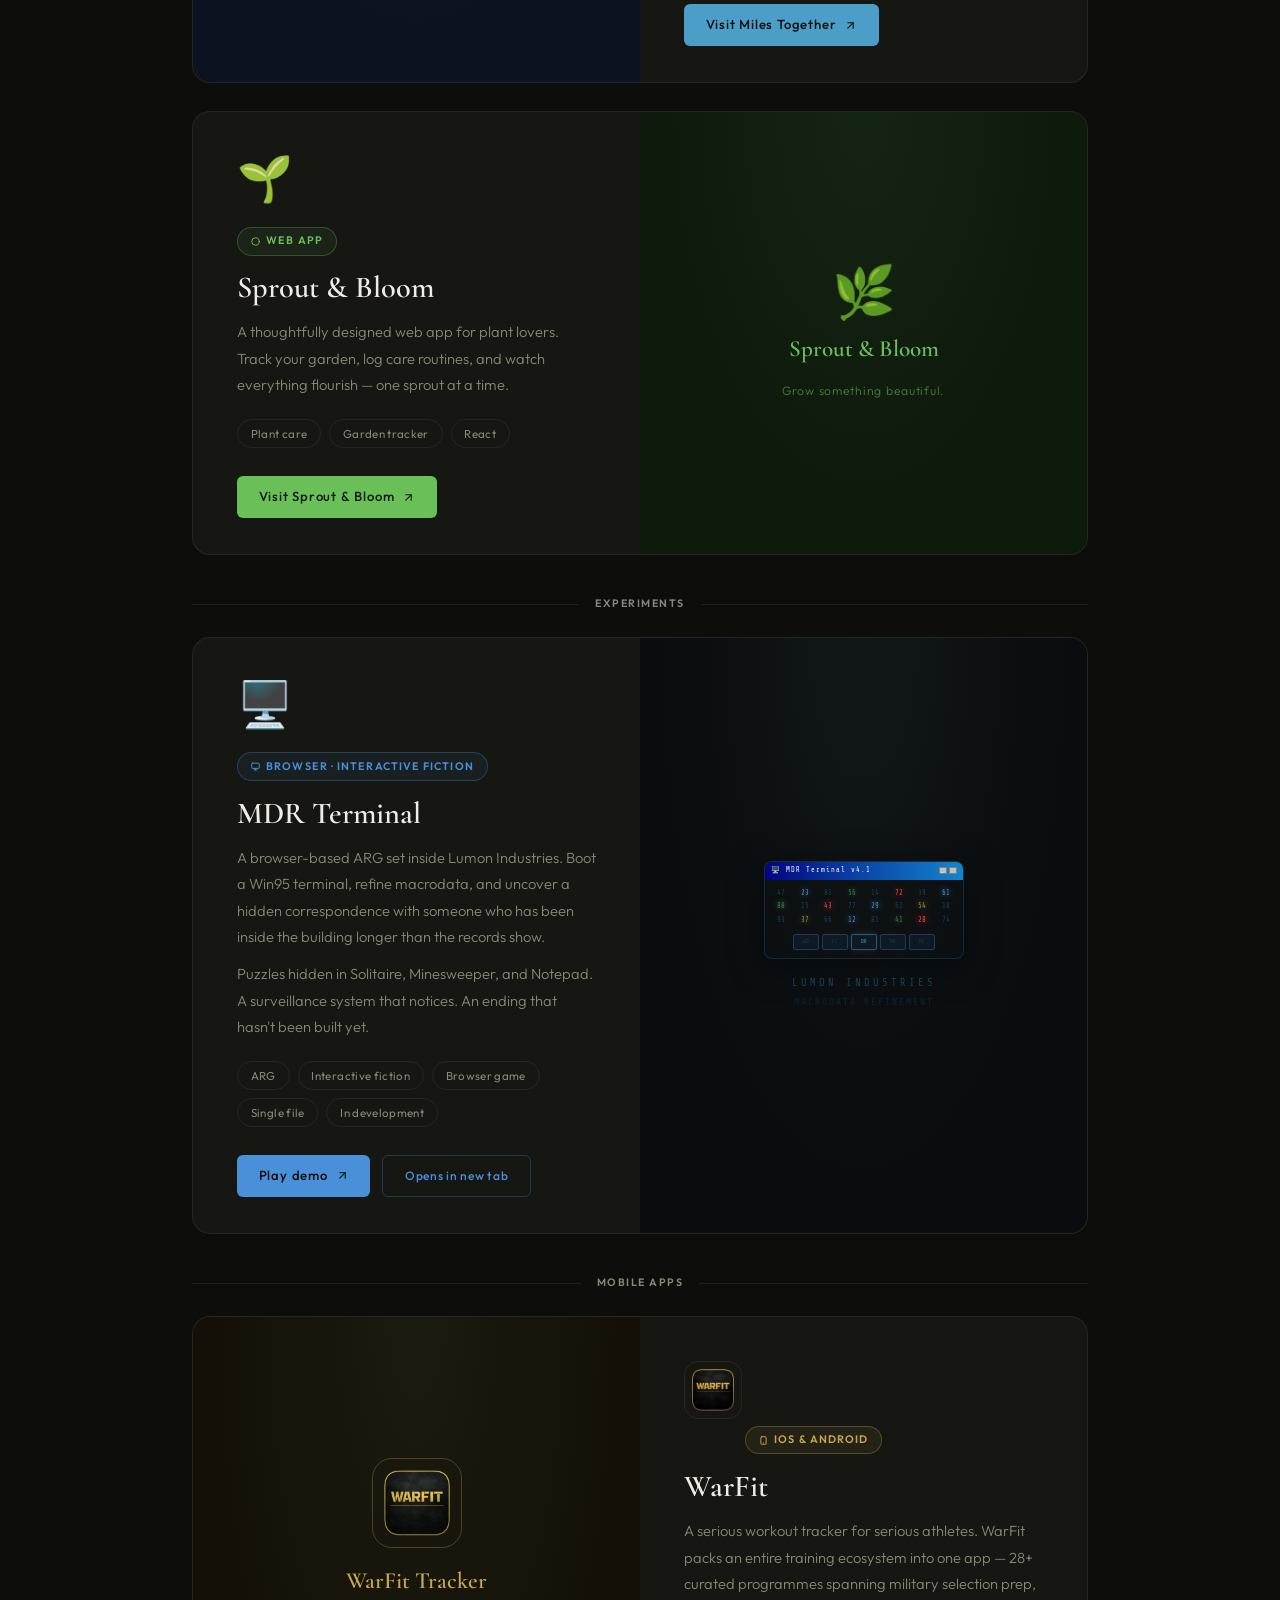
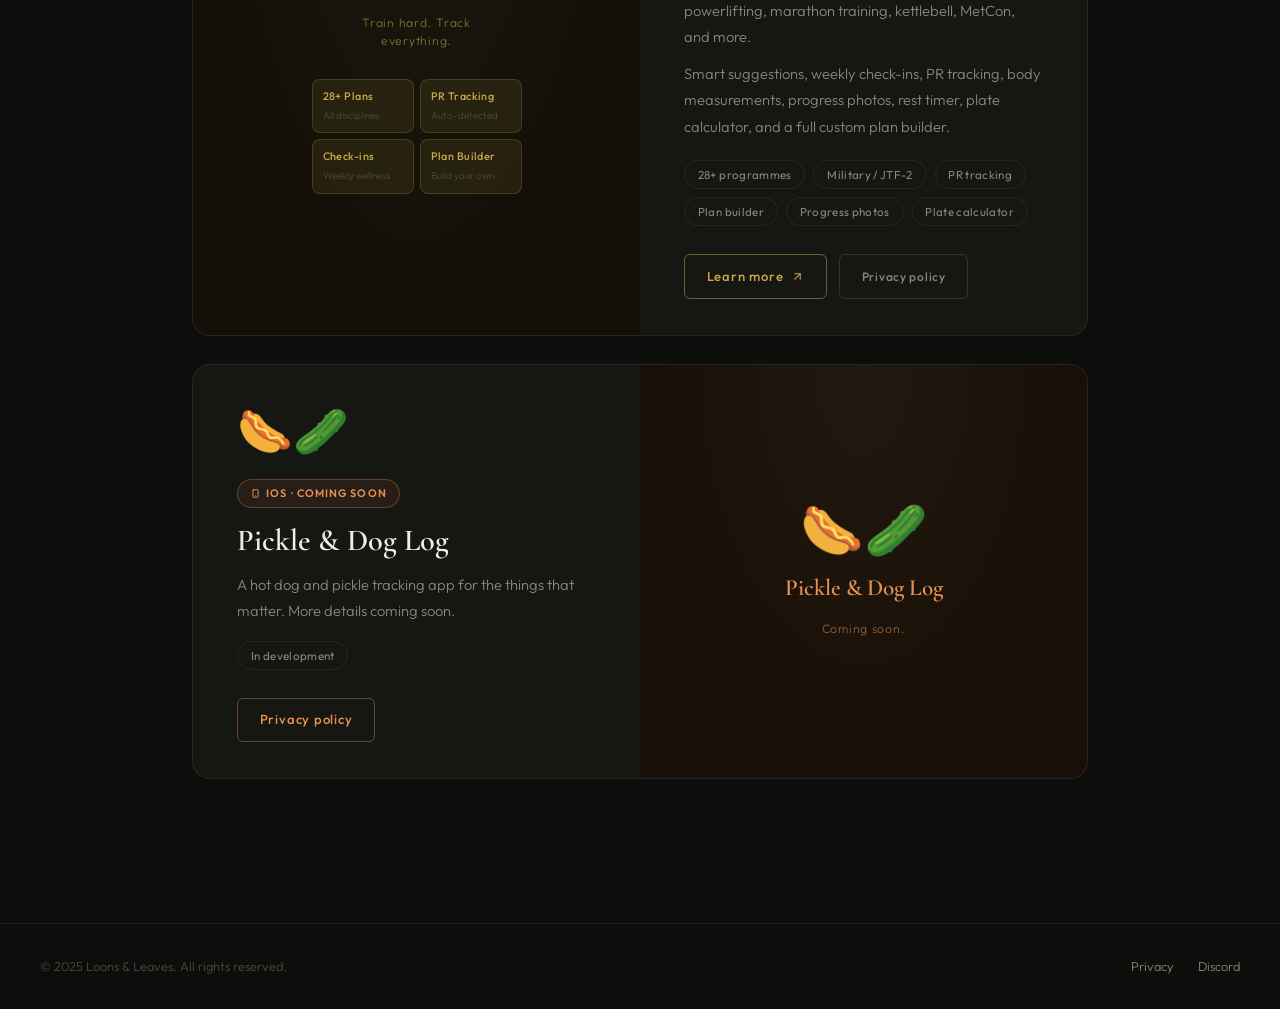
<file: projects.html>
<!DOCTYPE html>
<html lang="en">
<head>
  <meta charset="UTF-8" />
  <meta name="viewport" content="width=device-width, initial-scale=1.0" />
  <title>Projects – Loons & Leaves</title>
  <link rel="stylesheet" href="style.css" />
  <style>
    .project-card {
      background: var(--bg-card);
      border: 1px solid var(--border);
      border-radius: 18px;
      overflow: hidden;
      display: grid;
      grid-template-columns: 1fr 1fr;
      min-height: 400px;
      transition: border-color 0.3s, box-shadow 0.3s;
    }
    .project-card:hover {
      border-color: var(--border-2);
      box-shadow: 0 0 40px rgba(126,201,138,0.05);
    }
    .project-card.flip { direction: rtl; }
    .project-card.flip > * { direction: ltr; }

    .card-body {
      padding: 2.75rem 2.75rem 2.25rem;
      display: flex;
      flex-direction: column;
      justify-content: space-between;
    }
    .card-icon {
      width: 58px; height: 58px;
      border-radius: 14px;
      object-fit: cover;
      border: 1px solid var(--border);
      margin-bottom: 1.6rem;
    }
    .card-logo-img {
      height: 28px; width: auto;
      margin-bottom: 1.6rem;
      display: block;
      opacity: 0.9;
    }
    .platform-badge {
      display: inline-flex;
      align-items: center;
      gap: 0.4rem;
      font-size: 0.68rem;
      font-weight: 600;
      letter-spacing: 0.1em;
      text-transform: uppercase;
      border-radius: 20px;
      padding: 0.28rem 0.8rem;
      margin-bottom: 0.9rem;
      border: 1px solid;
    }
    .card-body h2 {
      font-family: 'Cormorant Garamond', serif;
      font-size: 1.9rem;
      font-weight: 600;
      line-height: 1.2;
      margin-bottom: 0.8rem;
      color: var(--text);
    }
    .card-body p {
      font-size: 0.92rem;
      color: var(--muted);
      line-height: 1.8;
    }
    .card-actions {
      display: flex;
      gap: 0.75rem;
      flex-wrap: wrap;
      margin-top: 1.75rem;
    }

    /* Visual panels */
    .card-visual {
      display: flex;
      align-items: center;
      justify-content: center;
      padding: 2rem 1.5rem;
      gap: 0.75rem;
      overflow: hidden;
      position: relative;
    }
    .card-visual::before {
      content: '';
      position: absolute;
      inset: 0;
      background: radial-gradient(ellipse at 50% 0%, rgba(126,201,138,0.06) 0%, transparent 65%);
      pointer-events: none;
    }

    .screen {
      border-radius: 14px;
      border: 1px solid rgba(255,255,255,0.08);
      box-shadow: 0 8px 32px rgba(0,0,0,0.5);
      object-fit: cover;
      flex-shrink: 0;
    }
    .screen.main { width: 130px; height: 265px; }
    .screen.side { width: 108px; height: 220px; }

    .brand-visual {
      display: flex;
      flex-direction: column;
      align-items: center;
      gap: 0.85rem;
      text-align: center;
    }
    .brand-visual .bi { font-size: 3.2rem; line-height: 1; }
    .brand-visual .bn {
      font-family: 'Cormorant Garamond', serif;
      font-size: 1.45rem;
      font-weight: 600;
    }
    .brand-visual .bs {
      font-size: 0.76rem;
      letter-spacing: 0.06em;
      opacity: 0.6;
      max-width: 170px;
      line-height: 1.55;
    }

    /* Feature grid used in WarFit panel */
    .feat-grid {
      display: grid;
      grid-template-columns: 1fr 1fr;
      gap: 6px;
      width: 100%;
      max-width: 210px;
      margin-top: 0.75rem;
    }
    .feat-cell {
      border-radius: 8px;
      padding: 8px 10px;
    }
    .feat-cell .ft { font-size: 0.68rem; font-weight: 500; letter-spacing: 0.04em; }
    .feat-cell .fs { font-size: 0.62rem; color: var(--subtle); margin-top: 2px; }

    .section-divider {
      display: flex;
      align-items: center;
      gap: 1rem;
      margin: 2.5rem 0 1.5rem;
    }
    .section-divider span {
      font-size: 0.67rem;
      font-weight: 600;
      letter-spacing: 0.14em;
      text-transform: uppercase;
      color: var(--muted);
      white-space: nowrap;
    }
    .section-divider::before,
    .section-divider::after {
      content: '';
      flex: 1;
      height: 1px;
      background: var(--border);
    }

    @keyframes mdrBlink {
      from { opacity: 0.4; }
      to   { opacity: 1; }
    }

    @media (max-width: 700px) {
      .project-card,
      .project-card.flip { grid-template-columns: 1fr; direction: ltr; }
      .project-card .card-visual { min-height: 220px; order: -1; }
      .card-body { padding: 2rem 1.5rem; }
    }
  </style>
</head>
<body>

  <nav class="site-nav">
    <a class="nav-brand" href="index.html">
      <img src="loonsandleaves-logo.png" alt="Loons & Leaves" />
    </a>
    <ul class="nav-links">
      <li><a href="index.html">Mission</a></li>
      <li><a href="projects.html" class="active">Projects</a></li>
      <li><a href="about.html">About</a></li>
      <li><a href="https://discord.gg/Xx2jXBRCKG" target="_blank" rel="noopener">Contact</a></li>
    </ul>
  </nav>

  <div class="page-wrap">

    <section style="padding: 6rem 0 3.5rem;">
      <p class="section-label fade-up fade-up-1">What we're building</p>
      <h1 class="display fade-up fade-up-2" style="max-width: 580px;">
        Tools for people who <em>live with purpose</em>
      </h1>
      <p style="margin-top: 1.5rem; font-size: 1rem; color: var(--muted); max-width: 480px; line-height: 1.8;" class="fade-up fade-up-3">
        Apps for athletes, lifters, wellness communities, gardeners, and everyday life. Indie-built in Canada.
      </p>
    </section>

    <!-- ─── LIVE NOW ──────────────────────────────────────────────────────── -->
    <div class="section-divider fade-up fade-up-2">
      <span>Live now</span>
    </div>

    <div style="display: flex; flex-direction: column; gap: 1.75rem;">

      <!-- RACK IT -->
      <article class="project-card fade-up fade-up-2">
        <div class="card-body">
          <div>
            <img src="app_icon.png" alt="Rack It icon" class="card-icon" />
            <span class="platform-badge" style="color:var(--accent); border-color:var(--accent-dim); background:var(--accent-glow);">
              <svg width="9" height="9" viewBox="0 0 24 24" fill="none" stroke="currentColor" stroke-width="2.5" stroke-linecap="round" stroke-linejoin="round"><rect x="5" y="2" width="14" height="20" rx="2"/><line x1="12" y1="18" x2="12.01" y2="18"/></svg>
              iOS &amp; Android
            </span>
            <h2>Rack It</h2>
            <p>A minimalist barbell plate calculator for serious lifters. Tell Rack It the weight you need and it shows you exactly which plates to load — in pounds or kilograms, for any barbell.</p>
            <p style="margin-top:0.65rem;">Includes plate themes, max tracking, premium features, and specialty barbell support.</p>
            <div class="tags">
              <span class="tag">Flutter</span><span class="tag">Plate themes</span>
              <span class="tag">Max tracking</span><span class="tag">lbs &amp; kg</span>
              <span class="tag">Specialty bars</span>
            </div>
          </div>
          <div class="card-actions">
            <a href="rackit.html" class="btn btn-outline">Project details<svg viewBox="0 0 24 24"><line x1="7" y1="17" x2="17" y2="7"/><polyline points="7 7 17 7 17 17"/></svg></a>
            <a href="RackitWeb/" class="btn btn-primary">Try it now<svg viewBox="0 0 24 24"><line x1="7" y1="17" x2="17" y2="7"/><polyline points="7 7 17 7 17 17"/></svg></a>
          </div>
        </div>
        <div class="card-visual" style="background:#0f1a12;">
          <img src="plate_calculator.png" alt="Plate calculator" class="screen main" />
          <img src="plate_visualizer.png" alt="Plate visualizer" class="screen side" />
        </div>
      </article>

      <!-- MILES TOGETHER -->
      <article class="project-card flip fade-up fade-up-3">
        <div class="card-body">
          <div>
            <img src="miles-together-logo.png" alt="Miles Together" class="card-logo-img" />
            <span class="platform-badge" style="color:#4B9EC8; border-color:rgba(75,158,200,0.3); background:rgba(75,158,200,0.08);">
              <svg width="9" height="9" viewBox="0 0 24 24" fill="none" stroke="currentColor" stroke-width="2.5" stroke-linecap="round" stroke-linejoin="round"><circle cx="12" cy="12" r="10"/><polyline points="12 6 12 12 16 14"/></svg>
              Team &amp; Community
            </span>
            <h2>Miles Together</h2>
            <p>Teams track distance and elevation as a group toward shared goals — crossing Canada, climbing Everest, walking to the moon.</p>
            <p style="margin-top:0.65rem;">Built for workplace wellness challenges, running clubs, and friends who keep each other accountable.</p>
            <div class="tags">
              <span class="tag">Group challenges</span><span class="tag">Distance tracking</span>
              <span class="tag">Elevation goals</span><span class="tag">Leaderboards</span>
            </div>
          </div>
          <div class="card-actions">
            <a href="https://milestogetherapp.com" target="_blank" rel="noopener" class="btn btn-primary" style="background:#4B9EC8; color:#0d0d0b;">
              Visit Miles Together<svg viewBox="0 0 24 24"><line x1="7" y1="17" x2="17" y2="7"/><polyline points="7 7 17 7 17 17"/></svg>
            </a>
          </div>
        </div>
        <div class="card-visual" style="background:#0c1220; flex-direction:column; gap:1rem;">
          <div class="brand-visual">
            <img src="miles-together-logo.png" alt="Miles Together" style="width:190px; opacity:0.88;" />
            <p class="bs" style="color:#4B9EC8;">Move together. Go further.</p>
          </div>
        </div>
      </article>

      <!-- SPROUT & BLOOM -->
      <article class="project-card fade-up fade-up-2">
        <div class="card-body">
          <div>
            <div style="font-size:2.8rem; line-height:1; margin-bottom:1.6rem;">🌱</div>
            <span class="platform-badge" style="color:#6bbf59; border-color:rgba(107,191,89,0.3); background:rgba(107,191,89,0.08);">
              <svg width="9" height="9" viewBox="0 0 24 24" fill="none" stroke="currentColor" stroke-width="2.5" stroke-linecap="round" stroke-linejoin="round"><circle cx="12" cy="12" r="10"/></svg>
              Web App
            </span>
            <h2>Sprout &amp; Bloom</h2>
            <p>A thoughtfully designed web app for plant lovers. Track your garden, log care routines, and watch everything flourish — one sprout at a time.</p>
            <div class="tags">
              <span class="tag">Plant care</span><span class="tag">Garden tracker</span><span class="tag">React</span>
            </div>
          </div>
          <div class="card-actions">
            <a href="https://sproutnbloom.com" target="_blank" rel="noopener" class="btn btn-primary" style="background:#6bbf59; color:#0a1a08;">
              Visit Sprout &amp; Bloom<svg viewBox="0 0 24 24"><line x1="7" y1="17" x2="17" y2="7"/><polyline points="7 7 17 7 17 17"/></svg>
            </a>
          </div>
        </div>
        <div class="card-visual" style="background:#0e1a0c; flex-direction:column; gap:1rem;">
          <div class="brand-visual">
            <div class="bi">🌿</div>
            <p class="bn" style="color:#6bbf59;">Sprout &amp; Bloom</p>
            <p class="bs" style="color:#6bbf59;">Grow something beautiful.</p>
          </div>
        </div>
      </article>

    </div>
    <!-- ─── END LIVE NOW ──────────────────────────────────────────────────── -->

    <!-- ─── EXPERIMENTS ──────────────────────────────────────────────────── -->
    <div class="section-divider" style="margin-top:2.5rem;">
      <span>Experiments</span>
    </div>

    <div style="display: flex; flex-direction: column; gap: 1.75rem;">

      <!-- MDR TERMINAL -->
      <article class="project-card fade-up fade-up-2">
        <div class="card-body">
          <div>
            <div style="font-size:2.8rem; line-height:1; margin-bottom:1.6rem;">🖥️</div>
            <span class="platform-badge" style="color:#4a90d9; border-color:rgba(74,144,217,0.3); background:rgba(74,144,217,0.08);">
              <svg width="9" height="9" viewBox="0 0 24 24" fill="none" stroke="currentColor" stroke-width="2.5" stroke-linecap="round" stroke-linejoin="round">
                <rect x="2" y="3" width="20" height="14" rx="2"/>
                <line x1="8" y1="21" x2="16" y2="21"/>
                <line x1="12" y1="17" x2="12" y2="21"/>
              </svg>
              Browser · Interactive Fiction
            </span>
            <h2>MDR Terminal</h2>
            <p>A browser-based ARG set inside Lumon Industries. Boot a Win95 terminal, refine macrodata, and uncover a hidden correspondence with someone who has been inside the building longer than the records show.</p>
            <p style="margin-top:0.65rem;">Puzzles hidden in Solitaire, Minesweeper, and Notepad. A surveillance system that notices. An ending that hasn't been built yet.</p>
            <div class="tags">
              <span class="tag">ARG</span>
              <span class="tag">Interactive fiction</span>
              <span class="tag">Browser game</span>
              <span class="tag">Single file</span>
              <span class="tag">In development</span>
            </div>
          </div>
          <div class="card-actions">
            <a href="/mdr" target="_blank" class="btn btn-primary" style="background:#4a90d9; color:#0d0d0b;">
              Play demo
              <svg viewBox="0 0 24 24"><line x1="7" y1="17" x2="17" y2="7"/><polyline points="7 7 17 7 17 17"/></svg>
            </a>
            <a href="/mdr" target="_blank" class="btn btn-outline" style="border-color:rgba(74,144,217,0.3); color:#4a90d9; font-size:0.75rem;">
              Opens in new tab
            </a>
          </div>
        </div>

        <div class="card-visual" style="background:#0a0c0f; flex-direction:column; gap:1rem; align-items:center; justify-content:center;">
          <!-- Simulated MDR terminal preview -->
          <div style="width:200px; background:#0a0c0f; border:1px solid rgba(74,144,217,0.2); border-radius:8px; overflow:hidden; box-shadow:0 8px 32px rgba(0,0,0,0.6); font-family:'Share Tech Mono',monospace;">
            <!-- Fake titlebar -->
            <div style="height:18px; background:linear-gradient(90deg,#000080,#1084d0); display:flex; align-items:center; justify-content:space-between; padding:0 6px;">
              <span style="color:#fff; font-size:7px; letter-spacing:1px;">🖥️ MDR Terminal v4.1</span>
              <div style="display:flex; gap:2px;">
                <div style="width:8px; height:7px; background:#c0c0c0; border:1px solid #808080; font-size:5px; display:flex; align-items:center; justify-content:center;">_</div>
                <div style="width:8px; height:7px; background:#c0c0c0; border:1px solid #808080;"></div>
              </div>
            </div>
            <!-- Fake grid -->
            <div style="padding:8px 6px;">
              <div style="display:grid; grid-template-columns:repeat(8,1fr); gap:2px; margin-bottom:8px;">
                <span style="font-size:7px;color:#1a3a5a;text-align:center;">47</span>
                <span style="font-size:7px;color:#4a90d9;text-align:center;text-shadow:0 0 6px #4a90d9;">23</span>
                <span style="font-size:7px;color:#1a3a5a;text-align:center;">81</span>
                <span style="font-size:7px;color:#3a7a4a;text-align:center;text-shadow:0 0 6px #3a7a4a;">56</span>
                <span style="font-size:7px;color:#1a3a5a;text-align:center;">14</span>
                <span style="font-size:7px;color:#ff4040;text-align:center;text-shadow:0 0 8px #ff4040;animation:mdrBlink 0.5s ease-in-out infinite alternate;">72</span>
                <span style="font-size:7px;color:#1a3a5a;text-align:center;">39</span>
                <span style="font-size:7px;color:#4a90d9;text-align:center;text-shadow:0 0 6px #4a90d9;">61</span>

                <span style="font-size:7px;color:#3a7a4a;text-align:center;text-shadow:0 0 6px #3a7a4a;">88</span>
                <span style="font-size:7px;color:#1a3a5a;text-align:center;">15</span>
                <span style="font-size:7px;color:#ff4040;text-align:center;text-shadow:0 0 8px #ff4040;animation:mdrBlink 0.5s ease-in-out infinite alternate;">43</span>
                <span style="font-size:7px;color:#1a3a5a;text-align:center;">77</span>
                <span style="font-size:7px;color:#4a90d9;text-align:center;text-shadow:0 0 6px #4a90d9;">29</span>
                <span style="font-size:7px;color:#1a3a5a;text-align:center;">62</span>
                <span style="font-size:7px;color:#9a8a3a;text-align:center;text-shadow:0 0 6px #9a8a3a;">54</span>
                <span style="font-size:7px;color:#1a3a5a;text-align:center;">18</span>

                <span style="font-size:7px;color:#1a3a5a;text-align:center;">93</span>
                <span style="font-size:7px;color:#9a8a3a;text-align:center;text-shadow:0 0 6px #9a8a3a;">37</span>
                <span style="font-size:7px;color:#1a3a5a;text-align:center;">66</span>
                <span style="font-size:7px;color:#4a90d9;text-align:center;text-shadow:0 0 6px #4a90d9;">12</span>
                <span style="font-size:7px;color:#1a3a5a;text-align:center;">85</span>
                <span style="font-size:7px;color:#3a7a4a;text-align:center;text-shadow:0 0 6px #3a7a4a;">41</span>
                <span style="font-size:7px;color:#ff4040;text-align:center;text-shadow:0 0 8px #ff4040;animation:mdrBlink 0.7s ease-in-out infinite alternate;">28</span>
                <span style="font-size:7px;color:#1a3a5a;text-align:center;">74</span>
              </div>
              <!-- Fake bins -->
              <div style="display:flex; gap:3px; justify-content:center; margin-top:4px;">
                <div style="width:26px;height:16px;background:#0d1520;border:1px solid #1a3a5a;border-radius:2px;display:flex;align-items:center;justify-content:center;"><span style="font-size:5px;color:#1a3a5a;">WO</span></div>
                <div style="width:26px;height:16px;background:#0d1520;border:1px solid #1a3a5a;border-radius:2px;display:flex;align-items:center;justify-content:center;"><span style="font-size:5px;color:#1a3a5a;">FC</span></div>
                <div style="width:26px;height:16px;background:#0d1520;border:1px solid rgba(74,144,217,0.5);border-radius:2px;box-shadow:0 0 6px rgba(74,144,217,0.2);display:flex;align-items:center;justify-content:center;"><span style="font-size:5px;color:#4a90d9;">DR</span></div>
                <div style="width:26px;height:16px;background:#0d1520;border:1px solid #1a3a5a;border-radius:2px;display:flex;align-items:center;justify-content:center;"><span style="font-size:5px;color:#1a3a5a;">MA</span></div>
                <div style="width:26px;height:16px;background:#0d1520;border:1px solid #1a3a5a;border-radius:2px;display:flex;align-items:center;justify-content:center;"><span style="font-size:5px;color:#1a3a5a;">PE</span></div>
              </div>
            </div>
          </div>
          <!-- Label -->
          <div style="text-align:center;">
            <p style="font-family:'Share Tech Mono',monospace;font-size:0.65rem;color:#1a3a5a;letter-spacing:3px;">LUMON INDUSTRIES</p>
            <p style="font-family:'Share Tech Mono',monospace;font-size:0.6rem;color:#0d2030;letter-spacing:2px;margin-top:2px;">MACRODATA REFINEMENT</p>
          </div>
        </div>
      </article>

    </div>
    <!-- ─── END EXPERIMENTS ───────────────────────────────────────────────── -->

    <!-- ─── MOBILE APPS ───────────────────────────────────────────────────── -->
    <div class="section-divider" style="margin-top:2.5rem;">
      <span>Mobile apps</span>
    </div>

    <div style="display: flex; flex-direction: column; gap: 1.75rem;">

      <!-- WARFIT -->
      <article class="project-card flip fade-up fade-up-3">
        <div class="card-body">
          <div>
            <img src="warfit-icon.png" alt="WARFIT" class="card-icon" />
            <span class="platform-badge" style="color:#C8A84B; border-color:rgba(200,168,75,0.3); background:rgba(200,168,75,0.08);">
              <svg width="9" height="9" viewBox="0 0 24 24" fill="none" stroke="currentColor" stroke-width="2.5" stroke-linecap="round" stroke-linejoin="round"><rect x="5" y="2" width="14" height="20" rx="2"/><line x1="12" y1="18" x2="12.01" y2="18"/></svg>
              iOS &amp; Android
            </span>
            <h2>WarFit</h2>
            <p>A serious workout tracker for serious athletes. WarFit packs an entire training ecosystem into one app — 28+ curated programmes spanning military selection prep, powerlifting, marathon training, kettlebell, MetCon, and more.</p>
            <p style="margin-top:0.65rem;">Smart suggestions, weekly check-ins, PR tracking, body measurements, progress photos, rest timer, plate calculator, and a full custom plan builder.</p>
            <div class="tags">
              <span class="tag">28+ programmes</span><span class="tag">Military / JTF-2</span>
              <span class="tag">PR tracking</span><span class="tag">Plan builder</span>
              <span class="tag">Progress photos</span><span class="tag">Plate calculator</span>
            </div>
          </div>
          <div class="card-actions">
            <a href="warfit.html" class="btn btn-outline" style="border-color:rgba(200,168,75,0.5); color:#C8A84B;">
              Learn more<svg viewBox="0 0 24 24"><line x1="7" y1="17" x2="17" y2="7"/><polyline points="7 7 17 7 17 17"/></svg>
            </a>
            <a href="privacy-warfit.html" class="btn btn-outline" style="border-color:rgba(200,168,75,0.2); color:var(--muted); font-size:0.75rem;">
              Privacy policy
            </a>
          </div>
        </div>
        <div class="card-visual" style="background:#141008; flex-direction:column; gap:1rem;">
          <div class="brand-visual">
            <img src="warfit-icon.png" alt="WARFIT" style="width:90px; height:90px; border-radius:20px; border:1px solid rgba(200,168,75,0.3);" />
            <p class="bn" style="color:#C8A84B;">WarFit Tracker</p>
            <p class="bs" style="color:#C8A84B;">Train hard. Track everything.</p>
          </div>
          <div class="feat-grid">
            <div class="feat-cell" style="background:rgba(200,168,75,0.1); border:1px solid rgba(200,168,75,0.2);">
              <div class="ft" style="color:#C8A84B;">28+ Plans</div><div class="fs">All disciplines</div>
            </div>
            <div class="feat-cell" style="background:rgba(200,168,75,0.1); border:1px solid rgba(200,168,75,0.2);">
              <div class="ft" style="color:#C8A84B;">PR Tracking</div><div class="fs">Auto-detected</div>
            </div>
            <div class="feat-cell" style="background:rgba(200,168,75,0.1); border:1px solid rgba(200,168,75,0.2);">
              <div class="ft" style="color:#C8A84B;">Check-ins</div><div class="fs">Weekly wellness</div>
            </div>
            <div class="feat-cell" style="background:rgba(200,168,75,0.1); border:1px solid rgba(200,168,75,0.2);">
              <div class="ft" style="color:#C8A84B;">Plan Builder</div><div class="fs">Build your own</div>
            </div>
          </div>
        </div>
      </article>

      <!-- PICKLE & DOG LOG -->
      <article class="project-card fade-up fade-up-4">
        <div class="card-body">
          <div>
            <div style="font-size:2.8rem; line-height:1; margin-bottom:1.6rem;">🌭🥒</div>
            <span class="platform-badge" style="color:#E89050; border-color:rgba(232,144,80,0.3); background:rgba(232,144,80,0.08);">
              <svg width="9" height="9" viewBox="0 0 24 24" fill="none" stroke="currentColor" stroke-width="2.5" stroke-linecap="round" stroke-linejoin="round"><rect x="5" y="2" width="14" height="20" rx="2"/><line x1="12" y1="18" x2="12.01" y2="18"/></svg>
              iOS · Coming soon
            </span>
            <h2>Pickle &amp; Dog Log</h2>
            <p>A hot dog and pickle tracking app for the things that matter. More details coming soon.</p>
            <div class="tags" style="margin-top:1rem;"><span class="tag">In development</span></div>
          </div>
          <div class="card-actions">
            <a href="privacy-policy-pickle-dog-log.html" class="btn btn-outline" style="border-color:rgba(232,144,80,0.4); color:#E89050;">
              Privacy policy
            </a>
          </div>
        </div>
        <div class="card-visual" style="background:#1a0f08; flex-direction:column; gap:1rem;">
          <div class="brand-visual">
            <div class="bi">🌭🥒</div>
            <p class="bn" style="color:#E89050;">Pickle &amp; Dog Log</p>
            <p class="bs" style="color:#E89050;">Coming soon.</p>
          </div>
        </div>
      </article>

    </div>
    <!-- ─── END MOBILE APPS ───────────────────────────────────────────────── -->

    <div style="height:3rem;"></div>
  </div>

  <footer class="site-footer">
    <p>© 2025 Loons &amp; Leaves. All rights reserved.</p>
    <div class="footer-links">
      <a href="privacy.html">Privacy</a>
      <a href="https://discord.gg/Xx2jXBRCKG" target="_blank" rel="noopener">Discord</a>
    </div>
  </footer>

</body>
</html>
</file>
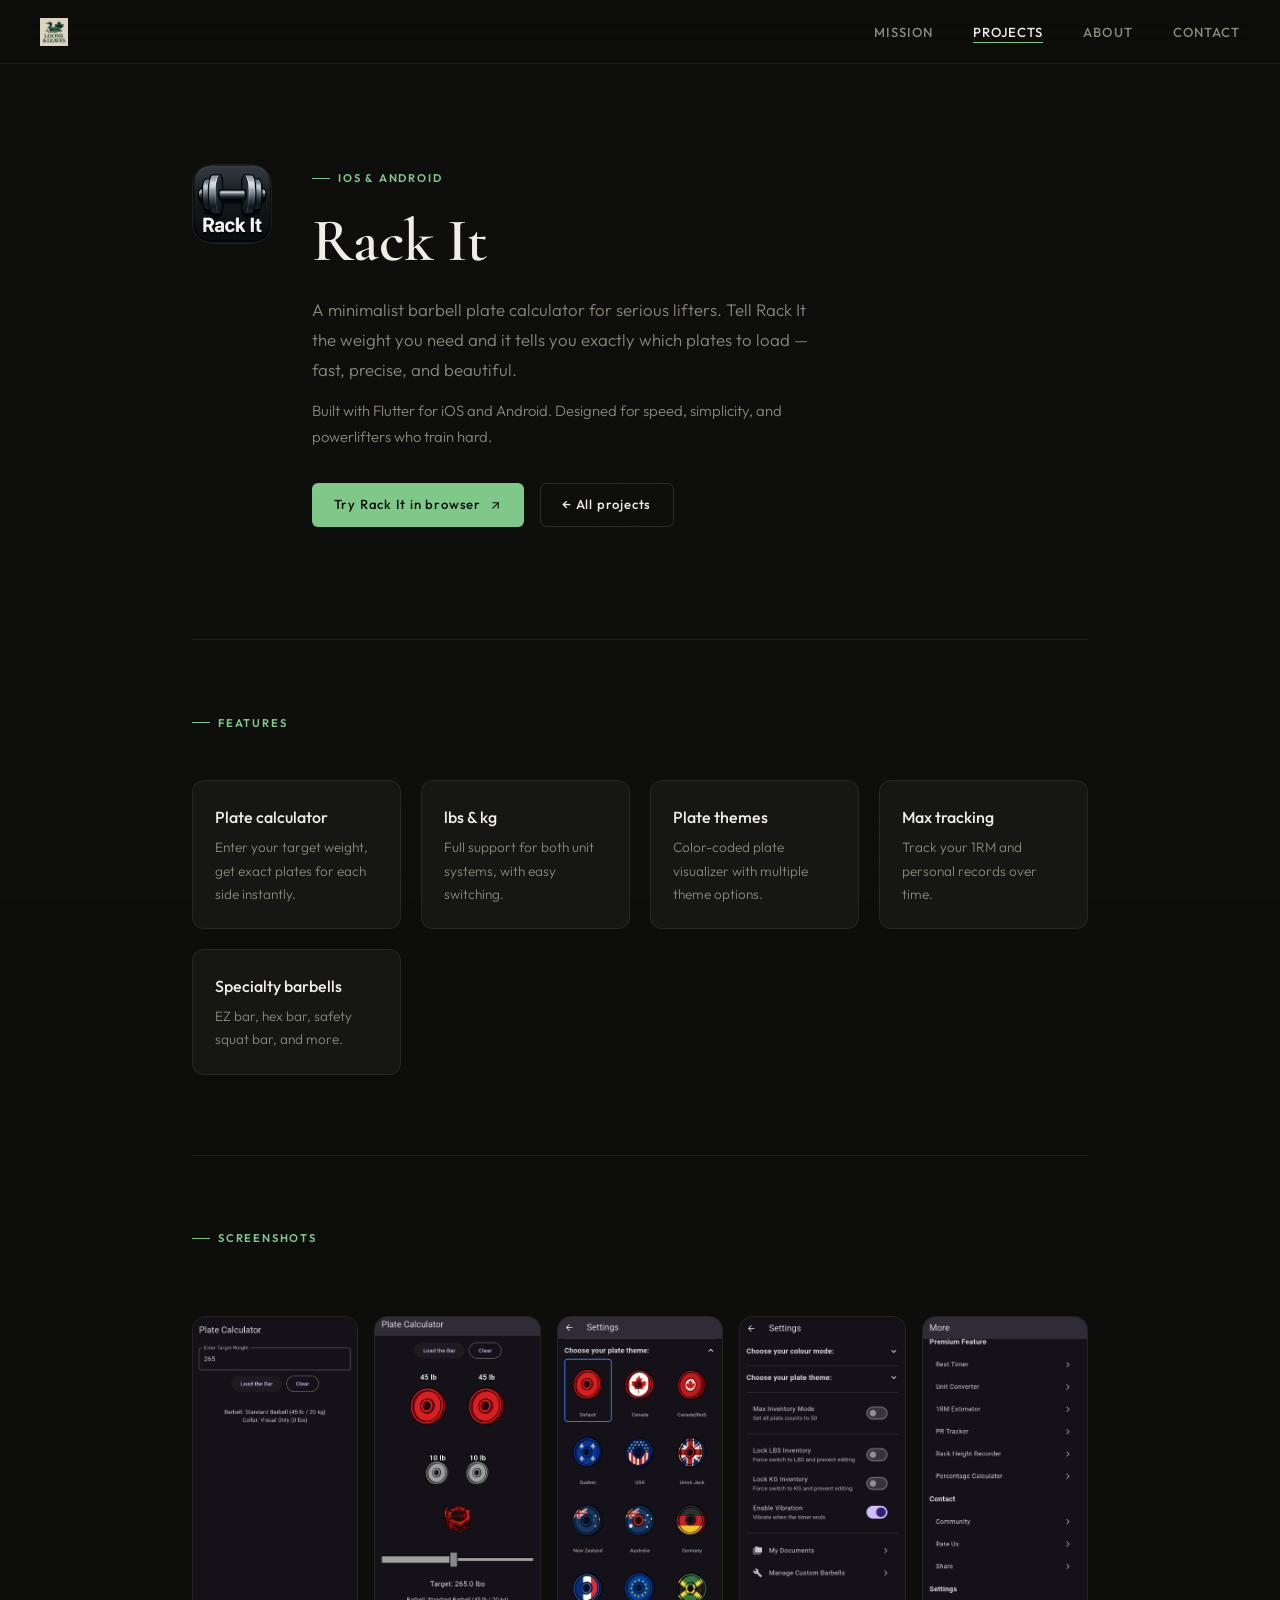
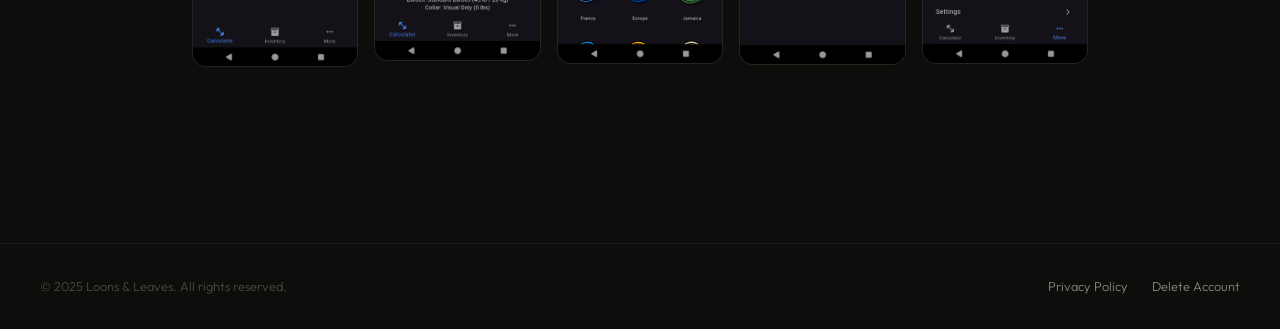
<file: rackit.html>
<!DOCTYPE html>
<html lang="en">
<head>
  <meta charset="UTF-8" />
  <meta name="viewport" content="width=device-width, initial-scale=1.0" />
  <title>Rack It – Loons & Leaves</title>
  <meta property="og:title" content="Rack It – Loons & Leaves" />
  <meta property="og:description" content="A minimalist barbell plate calculator for serious lifters. Built with Flutter for iOS and Android." />
  <meta property="og:image" content="plate_calculator.png" />
  <meta name="twitter:card" content="summary_large_image" />
  <link rel="stylesheet" href="style.css" />
  <style>
    .screenshots-grid {
      display: grid;
      grid-template-columns: repeat(5, 1fr);
      gap: 1rem;
      margin-top: 3rem;
    }
    .screenshots-grid img {
      width: 100%;
      border-radius: 14px;
      border: 1px solid var(--border);
      background: var(--bg-2);
      display: block;
      transition: transform 0.25s, border-color 0.25s;
    }
    .screenshots-grid img:hover {
      transform: translateY(-4px) scale(1.02);
      border-color: var(--border-2);
    }
    @media (max-width: 700px) {
      .screenshots-grid { grid-template-columns: repeat(2, 1fr); }
      .screenshots-grid img:last-child { grid-column: 1 / -1; max-width: 200px; margin: 0 auto; }
    }
  </style>
</head>
<body>

  <nav class="site-nav">
    <a class="nav-brand" href="index.html">
      <img src="loonsandleaves-logo.png" alt="Loons & Leaves" />
    </a>
    <ul class="nav-links">
      <li><a href="index.html">Mission</a></li>
      <li><a href="projects.html" class="active">Projects</a></li>
      <li><a href="about.html">About</a></li>
      <li><a href="https://discord.gg/Xx2jXBRCKG" target="_blank" rel="noopener">Contact</a></li>
    </ul>
  </nav>

  <div class="page-wrap">

    <!-- HERO -->
    <section style="padding: 6rem 0 3rem; display:flex; align-items:flex-start; gap:2.5rem; flex-wrap:wrap;">
      <div style="flex-shrink:0; padding-top:0.25rem;">
        <img src="app_icon.png" alt="Rack It" style="width:80px;height:80px;border-radius:20px;border:1px solid var(--border);" class="fade-up fade-up-1" />
      </div>
      <div style="flex:1; min-width:260px;">
        <p class="section-label fade-up fade-up-1">iOS &amp; Android</p>
        <h1 class="display fade-up fade-up-2">Rack It</h1>
        <p style="margin-top:1.25rem; font-size:1.05rem; color:var(--muted); max-width:520px; line-height:1.8;" class="fade-up fade-up-3">
          A minimalist barbell plate calculator for serious lifters. Tell Rack It the weight you need and it tells you exactly which plates to load — fast, precise, and beautiful.
        </p>
        <p style="margin-top:0.75rem; font-size:0.93rem; color:var(--muted); max-width:500px; line-height:1.8;" class="fade-up fade-up-4">
          Built with Flutter for iOS and Android. Designed for speed, simplicity, and powerlifters who train hard.
        </p>
        <div style="margin-top:2rem; display:flex; gap:1rem; flex-wrap:wrap;" class="fade-up fade-up-4">
          <a href="RackitWeb/" class="btn btn-primary">
            Try Rack It in browser
            <svg viewBox="0 0 24 24"><line x1="7" y1="17" x2="17" y2="7"/><polyline points="7 7 17 7 17 17"/></svg>
          </a>
          <a href="projects.html" class="btn btn-outline">← All projects</a>
        </div>
      </div>
    </section>

    <!-- FEATURES -->
    <hr class="rule" />
    <section style="padding-bottom:1rem;">
      <p class="section-label">Features</p>
      <div style="display:grid; grid-template-columns:repeat(auto-fit, minmax(200px,1fr)); gap:1.25rem; margin-top:1.75rem;">
        <div style="background:var(--bg-card);border:1px solid var(--border);border-radius:12px;padding:1.4rem;">
          <p style="font-weight:500;margin-bottom:0.4rem;">Plate calculator</p>
          <p style="font-size:0.85rem;color:var(--muted);line-height:1.7;">Enter your target weight, get exact plates for each side instantly.</p>
        </div>
        <div style="background:var(--bg-card);border:1px solid var(--border);border-radius:12px;padding:1.4rem;">
          <p style="font-weight:500;margin-bottom:0.4rem;">lbs &amp; kg</p>
          <p style="font-size:0.85rem;color:var(--muted);line-height:1.7;">Full support for both unit systems, with easy switching.</p>
        </div>
        <div style="background:var(--bg-card);border:1px solid var(--border);border-radius:12px;padding:1.4rem;">
          <p style="font-weight:500;margin-bottom:0.4rem;">Plate themes</p>
          <p style="font-size:0.85rem;color:var(--muted);line-height:1.7;">Color-coded plate visualizer with multiple theme options.</p>
        </div>
        <div style="background:var(--bg-card);border:1px solid var(--border);border-radius:12px;padding:1.4rem;">
          <p style="font-weight:500;margin-bottom:0.4rem;">Max tracking</p>
          <p style="font-size:0.85rem;color:var(--muted);line-height:1.7;">Track your 1RM and personal records over time.</p>
        </div>
        <div style="background:var(--bg-card);border:1px solid var(--border);border-radius:12px;padding:1.4rem;">
          <p style="font-weight:500;margin-bottom:0.4rem;">Specialty barbells</p>
          <p style="font-size:0.85rem;color:var(--muted);line-height:1.7;">EZ bar, hex bar, safety squat bar, and more.</p>
        </div>
      </div>
    </section>

    <!-- SCREENSHOTS -->
    <hr class="rule" />
    <section style="padding-bottom:5rem;">
      <p class="section-label">Screenshots</p>
      <div class="screenshots-grid">
        <img src="plate_calculator.png" alt="Plate Calculator" />
        <img src="plate_visualizer.png" alt="Plate Visualizer" />
        <img src="plate_themes.png" alt="Plate Themes" />
        <img src="settings_screen.png" alt="Settings" />
        <img src="more_screen.png" alt="More Options" />
      </div>
    </section>

  </div>

  <footer class="site-footer">
    <p>© 2025 Loons &amp; Leaves. All rights reserved.</p>
    <div class="footer-links">
      <a href="privacy.html">Privacy Policy</a>
      <a href="delete-account.html">Delete Account</a>
    </div>
  </footer>

</body>
</html>
</file>
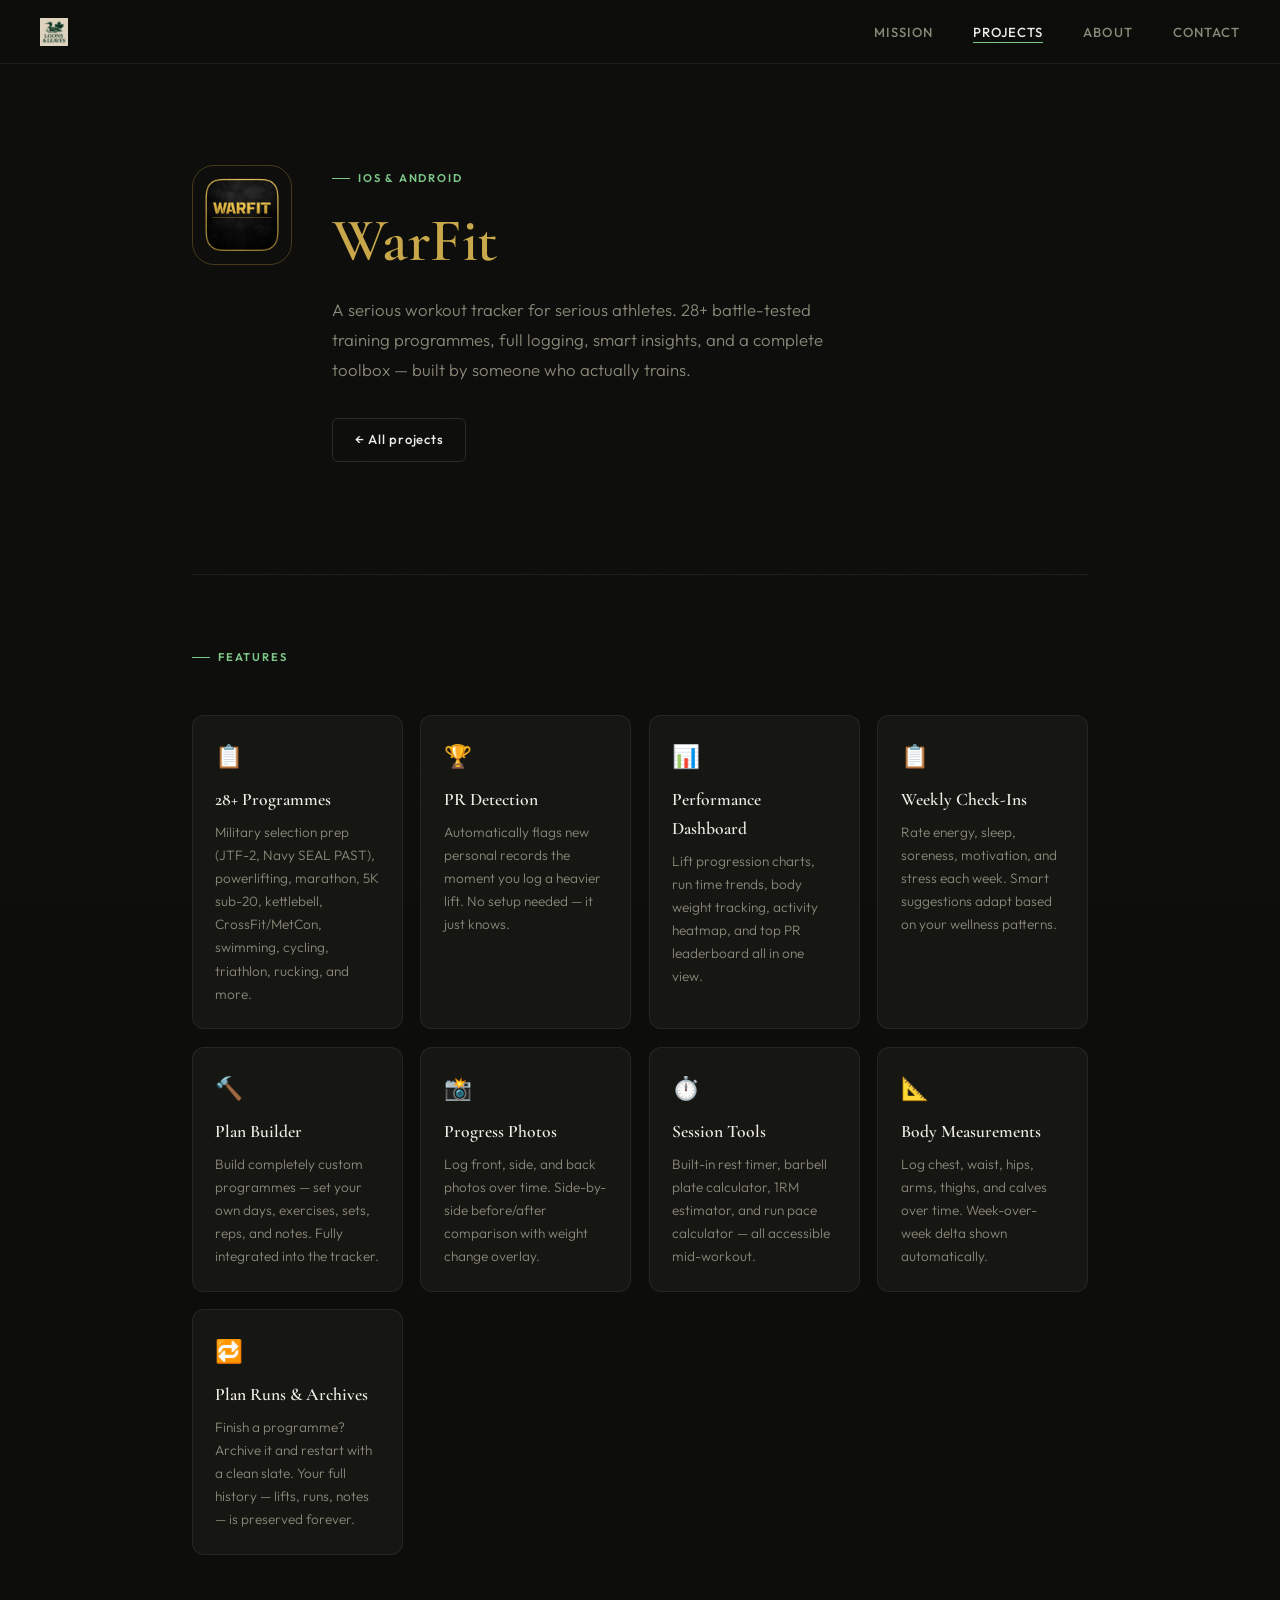
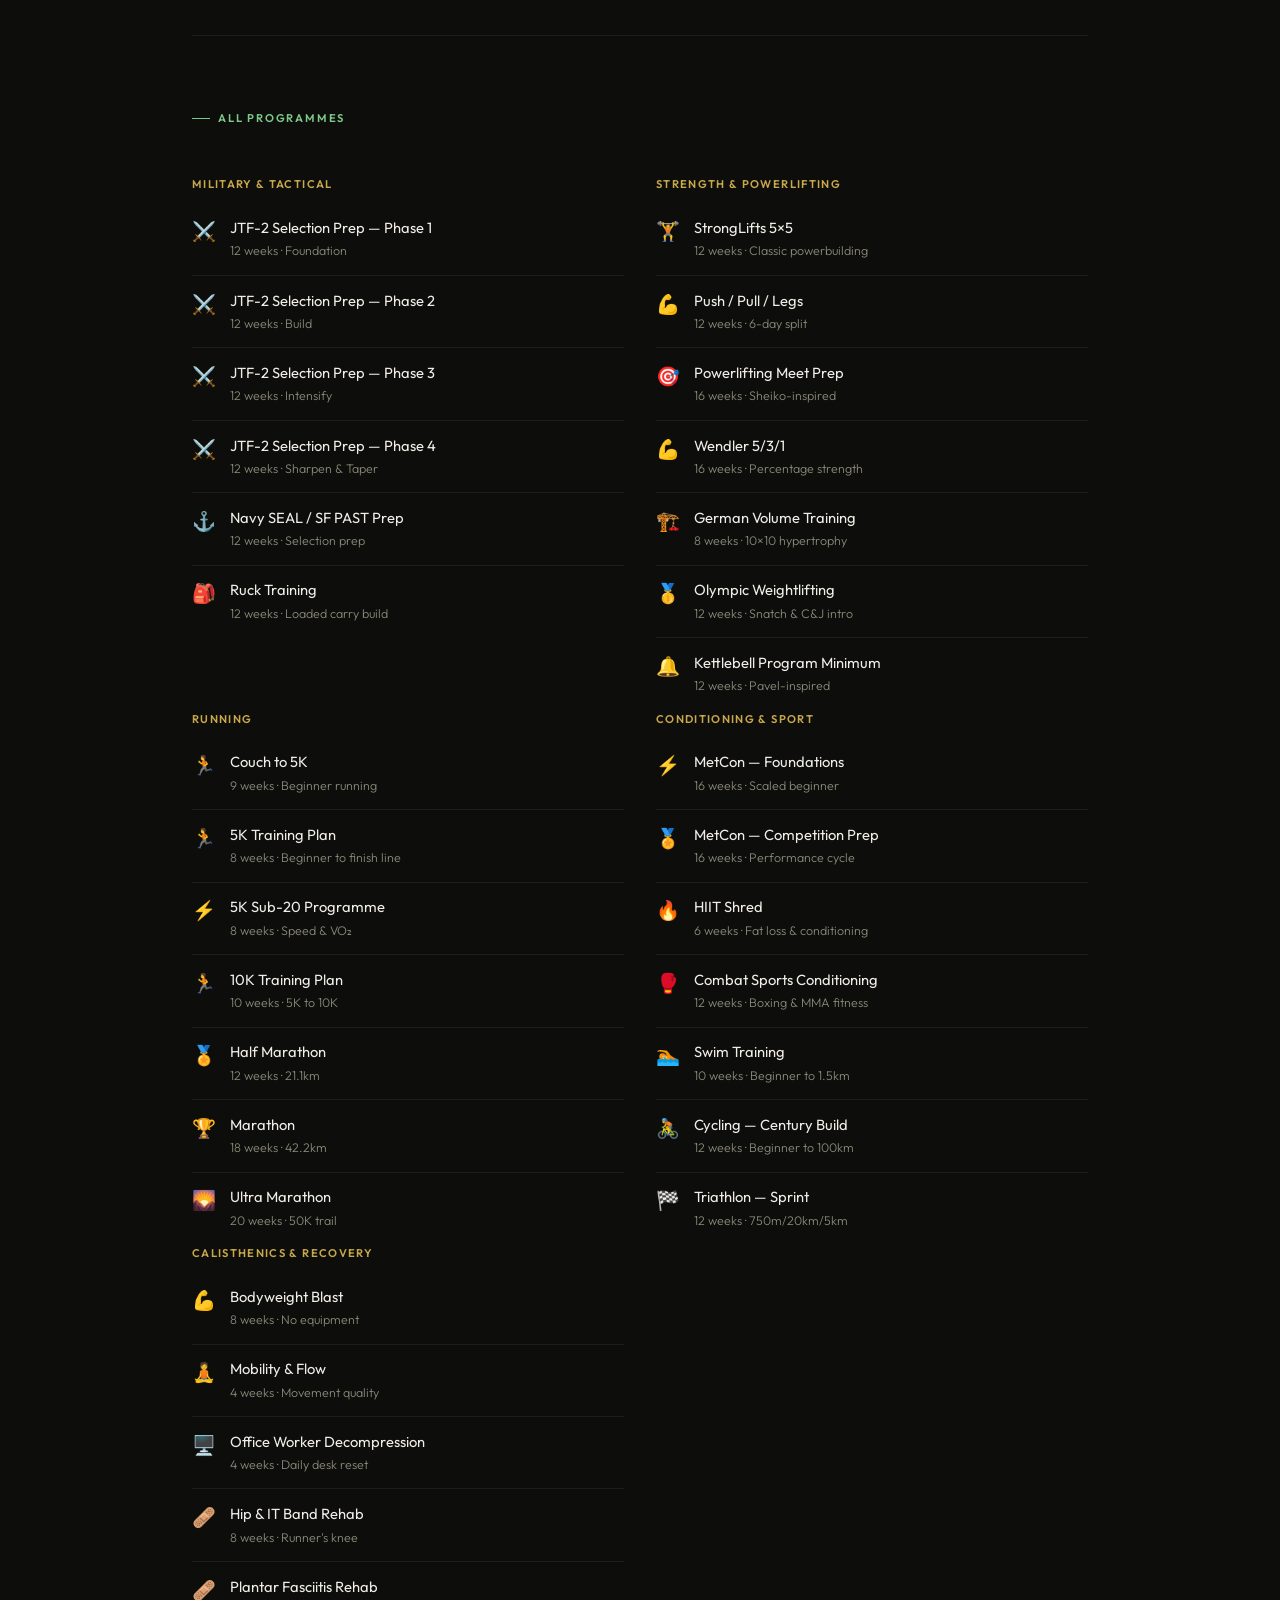
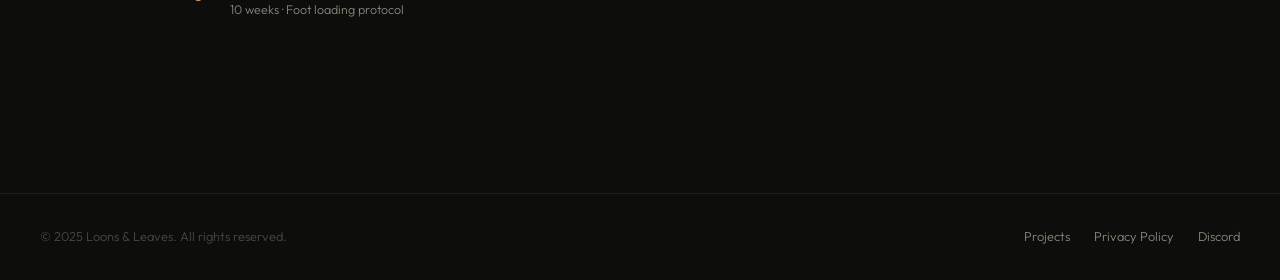
<file: warfit.html>
<!DOCTYPE html>
<html lang="en">
<head>
  <meta charset="UTF-8" />
  <meta name="viewport" content="width=device-width, initial-scale=1.0" />
  <title>WarFit – Loons & Leaves</title>
  <link rel="stylesheet" href="style.css" />
  <style>
    .feature-grid {
      display: grid;
      grid-template-columns: repeat(auto-fit, minmax(200px, 1fr));
      gap: 1.1rem;
      margin-top: 1.75rem;
    }
    .feature-card {
      background: var(--bg-card);
      border: 1px solid var(--border);
      border-radius: 12px;
      padding: 1.4rem;
      transition: border-color 0.2s;
    }
    .feature-card:hover { border-color: #C8A84B44; }
    .feature-card .icon { font-size: 1.4rem; margin-bottom: 0.65rem; }
    .feature-card h3 { font-family:'Cormorant Garamond',serif; font-size:1.1rem; font-weight:600; margin-bottom:0.4rem; color:var(--text); }
    .feature-card p  { font-size:0.85rem; color:var(--muted); line-height:1.7; }

    .plan-row {
      display: flex;
      align-items: flex-start;
      gap: 0.85rem;
      padding: 0.8rem 0;
      border-bottom: 1px solid var(--border);
    }
    .plan-row:last-child { border-bottom: none; }
    .plan-icon { font-size: 1.2rem; flex-shrink:0; width:24px; text-align:center; }
    .plan-name { font-size: 0.92rem; color: var(--text); font-weight: 400; }
    .plan-meta { font-size: 0.78rem; color: var(--muted); margin-top: 1px; }
  </style>
</head>
<body>

  <nav class="site-nav">
    <a class="nav-brand" href="index.html">
      <img src="loonsandleaves-logo.png" alt="Loons & Leaves" />
    </a>
    <ul class="nav-links">
      <li><a href="index.html">Mission</a></li>
      <li><a href="projects.html" class="active">Projects</a></li>
      <li><a href="about.html">About</a></li>
      <li><a href="https://discord.gg/Xx2jXBRCKG" target="_blank" rel="noopener">Contact</a></li>
    </ul>
  </nav>

  <div class="page-wrap">

    <!-- HERO -->
    <section style="padding:6rem 0 3rem; display:flex; align-items:flex-start; gap:2.5rem; flex-wrap:wrap;">
      <div style="flex-shrink:0; padding-top:0.3rem;" class="fade-up fade-up-1">
  <img src="warfit-icon.png" alt="WARFIT" style="width:100px; height:100px; border-radius:22px; border:1px solid rgba(200,168,75,0.3);" />
</div>
      <div style="flex:1; min-width:260px;">
        <p class="section-label fade-up fade-up-1">iOS &amp; Android</p>
        <h1 class="display fade-up fade-up-2" style="color:#C8A84B;">WarFit</h1>
        <p style="margin-top:1.25rem; font-size:1.05rem; color:var(--muted); max-width:540px; line-height:1.8;" class="fade-up fade-up-3">
          A serious workout tracker for serious athletes. 28+ battle-tested training programmes, full logging, smart insights, and a complete toolbox — built by someone who actually trains.
        </p>
        <div style="margin-top:2rem; display:flex; gap:1rem; flex-wrap:wrap;" class="fade-up fade-up-4">
          <a href="projects.html" class="btn btn-outline">← All projects</a>
        </div>
      </div>
    </section>

    <!-- FEATURES -->
    <hr class="rule" />
    <section style="padding-bottom:1rem;">
      <p class="section-label">Features</p>
      <div class="feature-grid">
        <div class="feature-card">
          <div class="icon">📋</div>
          <h3>28+ Programmes</h3>
          <p>Military selection prep (JTF-2, Navy SEAL PAST), powerlifting, marathon, 5K sub-20, kettlebell, CrossFit/MetCon, swimming, cycling, triathlon, rucking, and more.</p>
        </div>
        <div class="feature-card">
          <div class="icon">🏆</div>
          <h3>PR Detection</h3>
          <p>Automatically flags new personal records the moment you log a heavier lift. No setup needed — it just knows.</p>
        </div>
        <div class="feature-card">
          <div class="icon">📊</div>
          <h3>Performance Dashboard</h3>
          <p>Lift progression charts, run time trends, body weight tracking, activity heatmap, and top PR leaderboard all in one view.</p>
        </div>
        <div class="feature-card">
          <div class="icon">📋</div>
          <h3>Weekly Check-Ins</h3>
          <p>Rate energy, sleep, soreness, motivation, and stress each week. Smart suggestions adapt based on your wellness patterns.</p>
        </div>
        <div class="feature-card">
          <div class="icon">🔨</div>
          <h3>Plan Builder</h3>
          <p>Build completely custom programmes — set your own days, exercises, sets, reps, and notes. Fully integrated into the tracker.</p>
        </div>
        <div class="feature-card">
          <div class="icon">📸</div>
          <h3>Progress Photos</h3>
          <p>Log front, side, and back photos over time. Side-by-side before/after comparison with weight change overlay.</p>
        </div>
        <div class="feature-card">
          <div class="icon">⏱️</div>
          <h3>Session Tools</h3>
          <p>Built-in rest timer, barbell plate calculator, 1RM estimator, and run pace calculator — all accessible mid-workout.</p>
        </div>
        <div class="feature-card">
          <div class="icon">📐</div>
          <h3>Body Measurements</h3>
          <p>Log chest, waist, hips, arms, thighs, and calves over time. Week-over-week delta shown automatically.</p>
        </div>
        <div class="feature-card">
          <div class="icon">🔁</div>
          <h3>Plan Runs &amp; Archives</h3>
          <p>Finish a programme? Archive it and restart with a clean slate. Your full history — lifts, runs, notes — is preserved forever.</p>
        </div>
      </div>
    </section>

    <!-- PROGRAMME LIST -->
    <hr class="rule" />
    <section style="padding-bottom:4rem;">
      <p class="section-label">All programmes</p>
      <div style="display:grid; grid-template-columns:repeat(auto-fill,minmax(280px,1fr)); gap:0 2rem; margin-top:1.75rem;">

        <div>
          <p style="font-size:0.7rem;font-weight:600;letter-spacing:0.12em;text-transform:uppercase;color:#C8A84B;margin-bottom:0.6rem;">Military &amp; Tactical</p>
          <div class="plan-row"><span class="plan-icon">⚔️</span><div><div class="plan-name">JTF-2 Selection Prep — Phase 1</div><div class="plan-meta">12 weeks · Foundation</div></div></div>
          <div class="plan-row"><span class="plan-icon">⚔️</span><div><div class="plan-name">JTF-2 Selection Prep — Phase 2</div><div class="plan-meta">12 weeks · Build</div></div></div>
          <div class="plan-row"><span class="plan-icon">⚔️</span><div><div class="plan-name">JTF-2 Selection Prep — Phase 3</div><div class="plan-meta">12 weeks · Intensify</div></div></div>
          <div class="plan-row"><span class="plan-icon">⚔️</span><div><div class="plan-name">JTF-2 Selection Prep — Phase 4</div><div class="plan-meta">12 weeks · Sharpen &amp; Taper</div></div></div>
          <div class="plan-row"><span class="plan-icon">⚓</span><div><div class="plan-name">Navy SEAL / SF PAST Prep</div><div class="plan-meta">12 weeks · Selection prep</div></div></div>
          <div class="plan-row"><span class="plan-icon">🎒</span><div><div class="plan-name">Ruck Training</div><div class="plan-meta">12 weeks · Loaded carry build</div></div></div>
        </div>

        <div>
          <p style="font-size:0.7rem;font-weight:600;letter-spacing:0.12em;text-transform:uppercase;color:#C8A84B;margin-bottom:0.6rem;">Strength &amp; Powerlifting</p>
          <div class="plan-row"><span class="plan-icon">🏋️</span><div><div class="plan-name">StrongLifts 5×5</div><div class="plan-meta">12 weeks · Classic powerbuilding</div></div></div>
          <div class="plan-row"><span class="plan-icon">💪</span><div><div class="plan-name">Push / Pull / Legs</div><div class="plan-meta">12 weeks · 6-day split</div></div></div>
          <div class="plan-row"><span class="plan-icon">🎯</span><div><div class="plan-name">Powerlifting Meet Prep</div><div class="plan-meta">16 weeks · Sheiko-inspired</div></div></div>
          <div class="plan-row"><span class="plan-icon">💪</span><div><div class="plan-name">Wendler 5/3/1</div><div class="plan-meta">16 weeks · Percentage strength</div></div></div>
          <div class="plan-row"><span class="plan-icon">🏗️</span><div><div class="plan-name">German Volume Training</div><div class="plan-meta">8 weeks · 10×10 hypertrophy</div></div></div>
          <div class="plan-row"><span class="plan-icon">🥇</span><div><div class="plan-name">Olympic Weightlifting</div><div class="plan-meta">12 weeks · Snatch &amp; C&amp;J intro</div></div></div>
          <div class="plan-row"><span class="plan-icon">🔔</span><div><div class="plan-name">Kettlebell Program Minimum</div><div class="plan-meta">12 weeks · Pavel-inspired</div></div></div>
        </div>

        <div>
          <p style="font-size:0.7rem;font-weight:600;letter-spacing:0.12em;text-transform:uppercase;color:#C8A84B;margin-bottom:0.6rem;">Running</p>
          <div class="plan-row"><span class="plan-icon">🏃</span><div><div class="plan-name">Couch to 5K</div><div class="plan-meta">9 weeks · Beginner running</div></div></div>
          <div class="plan-row"><span class="plan-icon">🏃</span><div><div class="plan-name">5K Training Plan</div><div class="plan-meta">8 weeks · Beginner to finish line</div></div></div>
          <div class="plan-row"><span class="plan-icon">⚡</span><div><div class="plan-name">5K Sub-20 Programme</div><div class="plan-meta">8 weeks · Speed &amp; VO₂</div></div></div>
          <div class="plan-row"><span class="plan-icon">🏃</span><div><div class="plan-name">10K Training Plan</div><div class="plan-meta">10 weeks · 5K to 10K</div></div></div>
          <div class="plan-row"><span class="plan-icon">🏅</span><div><div class="plan-name">Half Marathon</div><div class="plan-meta">12 weeks · 21.1km</div></div></div>
          <div class="plan-row"><span class="plan-icon">🏆</span><div><div class="plan-name">Marathon</div><div class="plan-meta">18 weeks · 42.2km</div></div></div>
          <div class="plan-row"><span class="plan-icon">🌄</span><div><div class="plan-name">Ultra Marathon</div><div class="plan-meta">20 weeks · 50K trail</div></div></div>
        </div>

        <div>
          <p style="font-size:0.7rem;font-weight:600;letter-spacing:0.12em;text-transform:uppercase;color:#C8A84B;margin-bottom:0.6rem;">Conditioning &amp; Sport</p>
          <div class="plan-row"><span class="plan-icon">⚡</span><div><div class="plan-name">MetCon — Foundations</div><div class="plan-meta">16 weeks · Scaled beginner</div></div></div>
          <div class="plan-row"><span class="plan-icon">🏅</span><div><div class="plan-name">MetCon — Competition Prep</div><div class="plan-meta">16 weeks · Performance cycle</div></div></div>
          <div class="plan-row"><span class="plan-icon">🔥</span><div><div class="plan-name">HIIT Shred</div><div class="plan-meta">6 weeks · Fat loss &amp; conditioning</div></div></div>
          <div class="plan-row"><span class="plan-icon">🥊</span><div><div class="plan-name">Combat Sports Conditioning</div><div class="plan-meta">12 weeks · Boxing &amp; MMA fitness</div></div></div>
          <div class="plan-row"><span class="plan-icon">🏊</span><div><div class="plan-name">Swim Training</div><div class="plan-meta">10 weeks · Beginner to 1.5km</div></div></div>
          <div class="plan-row"><span class="plan-icon">🚴</span><div><div class="plan-name">Cycling — Century Build</div><div class="plan-meta">12 weeks · Beginner to 100km</div></div></div>
          <div class="plan-row"><span class="plan-icon">🏁</span><div><div class="plan-name">Triathlon — Sprint</div><div class="plan-meta">12 weeks · 750m/20km/5km</div></div></div>
        </div>

        <div>
          <p style="font-size:0.7rem;font-weight:600;letter-spacing:0.12em;text-transform:uppercase;color:#C8A84B;margin-bottom:0.6rem;">Calisthenics &amp; Recovery</p>
          <div class="plan-row"><span class="plan-icon">💪</span><div><div class="plan-name">Bodyweight Blast</div><div class="plan-meta">8 weeks · No equipment</div></div></div>
          <div class="plan-row"><span class="plan-icon">🧘</span><div><div class="plan-name">Mobility &amp; Flow</div><div class="plan-meta">4 weeks · Movement quality</div></div></div>
          <div class="plan-row"><span class="plan-icon">🖥️</span><div><div class="plan-name">Office Worker Decompression</div><div class="plan-meta">4 weeks · Daily desk reset</div></div></div>
          <div class="plan-row"><span class="plan-icon">🩹</span><div><div class="plan-name">Hip &amp; IT Band Rehab</div><div class="plan-meta">8 weeks · Runner's knee</div></div></div>
          <div class="plan-row"><span class="plan-icon">🩹</span><div><div class="plan-name">Plantar Fasciitis Rehab</div><div class="plan-meta">10 weeks · Foot loading protocol</div></div></div>
        </div>

      </div>
    </section>

  </div>

  <footer class="site-footer">
    <p>© 2025 Loons &amp; Leaves. All rights reserved.</p>
    <div class="footer-links">
      <a href="projects.html">Projects</a>
      <a href="privacy-warfit.html">Privacy Policy</a>
      <a href="https://discord.gg/Xx2jXBRCKG" target="_blank" rel="noopener">Discord</a>
    </div>
  </footer>

</body>
</html>
</file>
<file: style.css>
/* ─────────────────────────────────────────
   LOONS & LEAVES — Shared Stylesheet
   Dark, refined, fitness-meets-nature
───────────────────────────────────────── */

@import url('https://fonts.googleapis.com/css2?family=Cormorant+Garamond:ital,wght@0,400;0,600;1,400&family=Outfit:wght@300;400;500;600&display=swap');
@import url('https://fonts.googleapis.com/css2?family=Cormorant+Garamond:ital,wght@0,400;0,600;1,400&family=Outfit:wght@300;400;500;600&family=Share+Tech+Mono&display=swap');

*, *::before, *::after { box-sizing: border-box; margin: 0; padding: 0; }

:root {
  --bg:          #0d0d0b;
  --bg-2:        #131310;
  --bg-3:        #1a1a16;
  --bg-card:     #161613;
  --border:      rgba(255,255,255,0.07);
  --border-2:    rgba(255,255,255,0.12);
  --text:        #f0ede6;
  --muted:       #8a8878;
  --subtle:      #4a4a42;
  --accent:      #7ec98a;      /* forest green */
  --accent-dim:  #3d6e47;
  --accent-glow: rgba(126,201,138,0.12);
  --gold:        #c9a96e;
  --gold-dim:    rgba(201,169,110,0.15);
}

html { scroll-behavior: smooth; }

body {
  font-family: 'Outfit', sans-serif;
  font-weight: 300;
  background: var(--bg);
  color: var(--text);
  min-height: 100vh;
  line-height: 1.65;
  -webkit-font-smoothing: antialiased;
}

/* ── NOISE TEXTURE OVERLAY ── */
body::before {
  content: '';
  position: fixed;
  inset: 0;
  background-image: url("data:image/svg+xml,%3Csvg viewBox='0 0 256 256' xmlns='http://www.w3.org/2000/svg'%3E%3Cfilter id='n'%3E%3CfeTurbulence type='fractalNoise' baseFrequency='0.9' numOctaves='4' stitchTiles='stitch'/%3E%3C/filter%3E%3Crect width='100%25' height='100%25' filter='url(%23n)' opacity='0.035'/%3E%3C/svg%3E");
  background-size: 256px 256px;
  pointer-events: none;
  z-index: 0;
  opacity: 0.5;
}

/* ────────────────── NAV ────────────────── */
.site-nav {
  position: sticky;
  top: 0;
  z-index: 200;
  display: flex;
  align-items: center;
  justify-content: space-between;
  padding: 1.1rem 2.5rem;
  background: rgba(13,13,11,0.85);
  backdrop-filter: blur(16px);
  -webkit-backdrop-filter: blur(16px);
  border-bottom: 1px solid var(--border);
}

.nav-brand {
  display: flex;
  align-items: center;
  gap: 0.6rem;
  text-decoration: none;
}
.nav-brand img {
  height: 28px;
  width: auto;
  opacity: 0.92;
}

.nav-links {
  display: flex;
  gap: 2.5rem;
  list-style: none;
}
.nav-links a {
  font-size: 0.82rem;
  font-weight: 500;
  letter-spacing: 0.08em;
  text-transform: uppercase;
  color: var(--muted);
  text-decoration: none;
  transition: color 0.2s;
  position: relative;
}
.nav-links a::after {
  content: '';
  position: absolute;
  left: 0; bottom: -3px;
  width: 0; height: 1px;
  background: var(--accent);
  transition: width 0.25s;
}
.nav-links a:hover,
.nav-links a.active {
  color: var(--text);
}
.nav-links a:hover::after,
.nav-links a.active::after {
  width: 100%;
}

/* ────────────────── PAGE WRAPPER ────────────────── */
.page-wrap {
  position: relative;
  z-index: 1;
  max-width: 960px;
  margin: 0 auto;
  padding: 0 2rem;
}

/* ────────────────── SECTION LABEL ────────────────── */
.section-label {
  display: inline-flex;
  align-items: center;
  gap: 0.5rem;
  font-size: 0.7rem;
  font-weight: 600;
  letter-spacing: 0.16em;
  text-transform: uppercase;
  color: var(--accent);
  margin-bottom: 1.25rem;
}
.section-label::before {
  content: '';
  display: block;
  width: 18px; height: 1px;
  background: var(--accent);
}

/* ────────────────── DISPLAY HEADING ────────────────── */
.display {
  font-family: 'Cormorant Garamond', serif;
  font-weight: 600;
  font-size: clamp(2.4rem, 5vw, 3.8rem);
  line-height: 1.1;
  letter-spacing: -0.01em;
  color: var(--text);
}
.display em {
  font-style: italic;
  color: var(--accent);
}

/* ────────────────── DIVIDER ────────────────── */
.rule {
  border: none;
  border-top: 1px solid var(--border);
  margin: 4rem 0;
}

/* ────────────────── BUTTONS ────────────────── */
.btn {
  display: inline-flex;
  align-items: center;
  gap: 0.5rem;
  font-family: 'Outfit', sans-serif;
  font-size: 0.82rem;
  font-weight: 500;
  letter-spacing: 0.06em;
  text-decoration: none;
  border-radius: 6px;
  padding: 0.65rem 1.35rem;
  transition: all 0.2s;
  cursor: pointer;
  border: none;
}
.btn-primary {
  background: var(--accent);
  color: #0d0d0b;
}
.btn-primary:hover {
  background: #93d49e;
  transform: translateY(-1px);
}
.btn-outline {
  background: transparent;
  border: 1px solid var(--border-2);
  color: var(--text);
}
.btn-outline:hover {
  border-color: var(--accent);
  color: var(--accent);
  transform: translateY(-1px);
}
.btn svg {
  width: 13px; height: 13px;
  stroke: currentColor; fill: none;
  stroke-width: 2; stroke-linecap: round; stroke-linejoin: round;
  transition: transform 0.2s;
}
.btn:hover svg {
  transform: translate(2px, -2px);
}

/* ────────────────── PILL TAGS ────────────────── */
.tags {
  display: flex;
  flex-wrap: wrap;
  gap: 0.5rem;
  margin-top: 1.25rem;
}
.tag {
  font-size: 0.72rem;
  font-weight: 400;
  color: var(--muted);
  border: 1px solid var(--border);
  border-radius: 20px;
  padding: 0.25rem 0.8rem;
  letter-spacing: 0.03em;
}

/* ────────────────── FOOTER ────────────────── */
.site-footer {
  position: relative;
  z-index: 1;
  border-top: 1px solid var(--border);
  padding: 2rem 2.5rem;
  display: flex;
  align-items: center;
  justify-content: space-between;
  flex-wrap: wrap;
  gap: 1rem;
  margin-top: 6rem;
}
.site-footer p {
  font-size: 0.8rem;
  color: var(--subtle);
}
.site-footer a {
  font-size: 0.8rem;
  color: var(--muted);
  text-decoration: none;
  transition: color 0.2s;
}
.site-footer a:hover { color: var(--accent); }
.footer-links { display: flex; gap: 1.5rem; }

/* ────────────────── FADE IN ANIMATION ────────────────── */
@keyframes fadeUp {
  from { opacity: 0; transform: translateY(18px); }
  to   { opacity: 1; transform: translateY(0); }
}
.fade-up {
  animation: fadeUp 0.7s ease both;
}
.fade-up-1 { animation-delay: 0.1s; }
.fade-up-2 { animation-delay: 0.22s; }
.fade-up-3 { animation-delay: 0.34s; }
.fade-up-4 { animation-delay: 0.46s; }

/* ────────────────── RESPONSIVE NAV ────────────────── */
@media (max-width: 640px) {
  .site-nav { padding: 0.9rem 1.25rem; }
  .nav-links { gap: 1.4rem; }
  .nav-links a { font-size: 0.75rem; }
  .page-wrap { padding: 0 1.25rem; }
}
</file>
